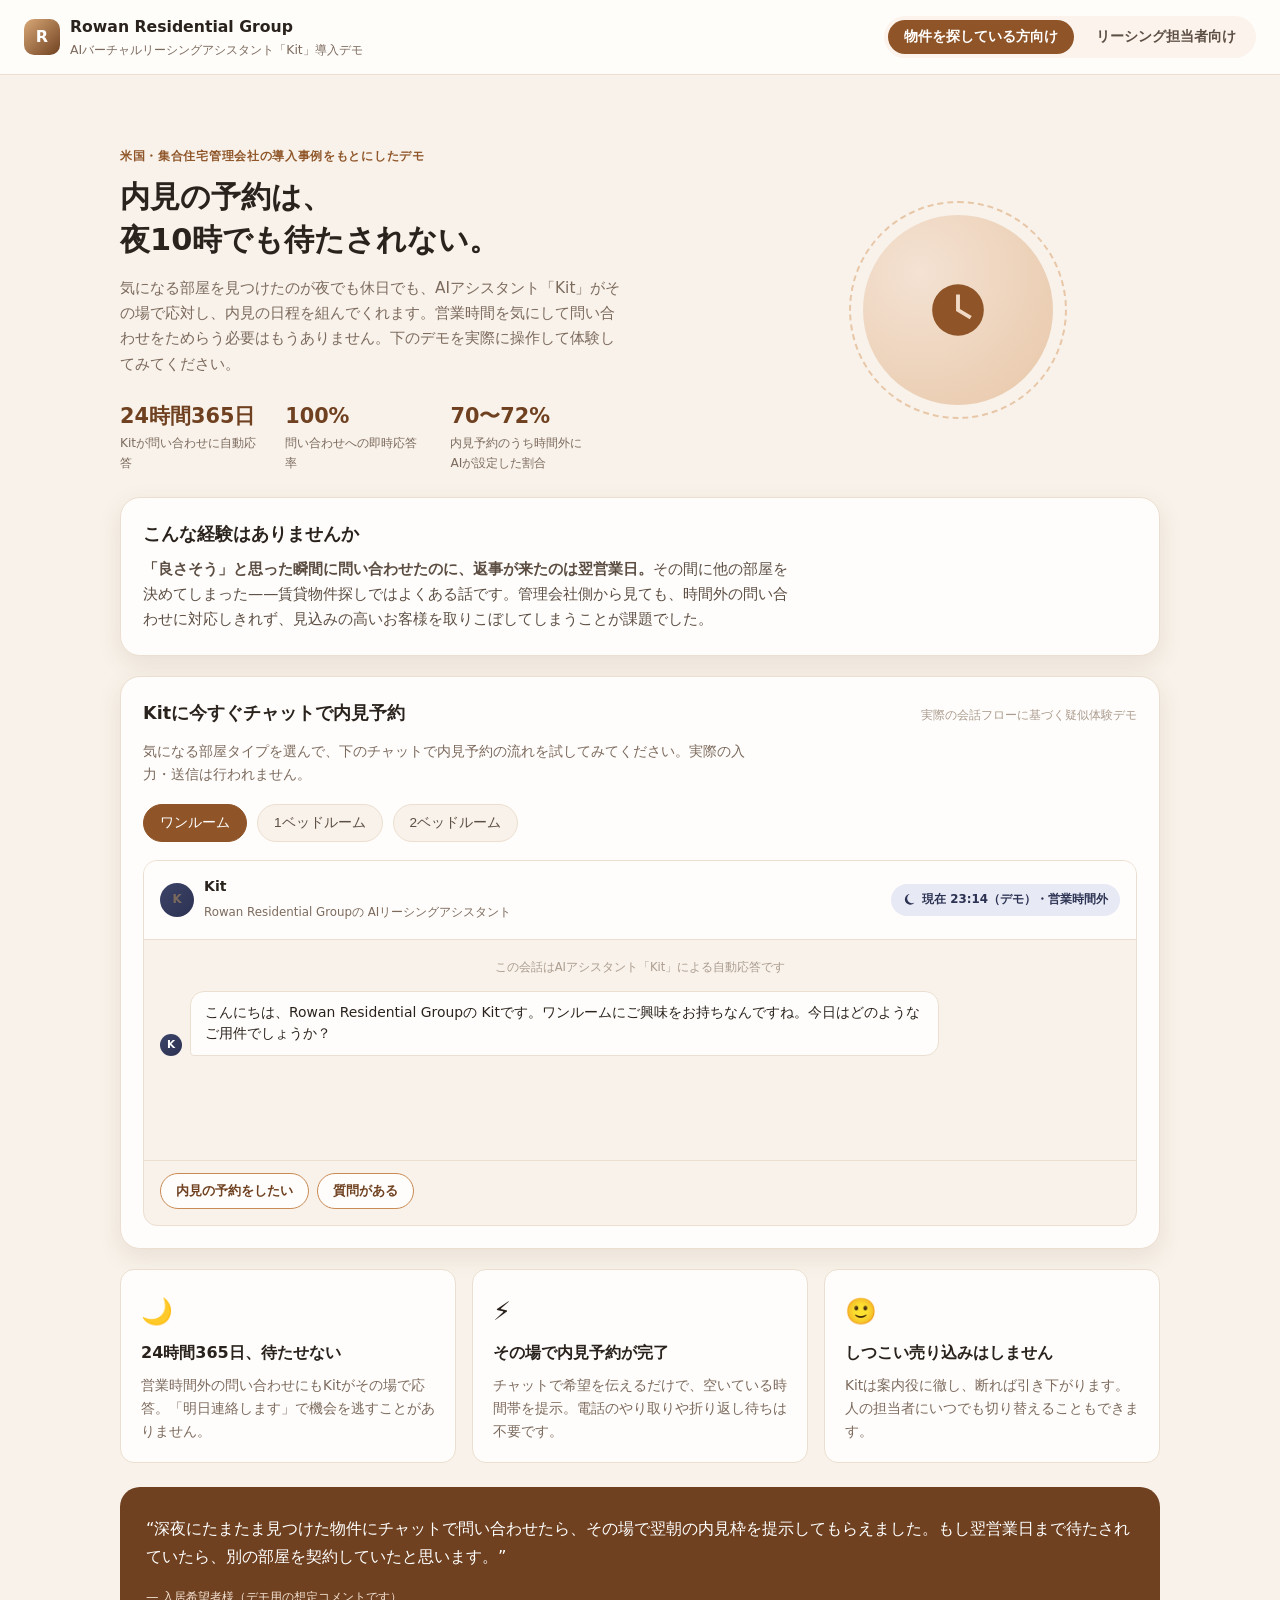
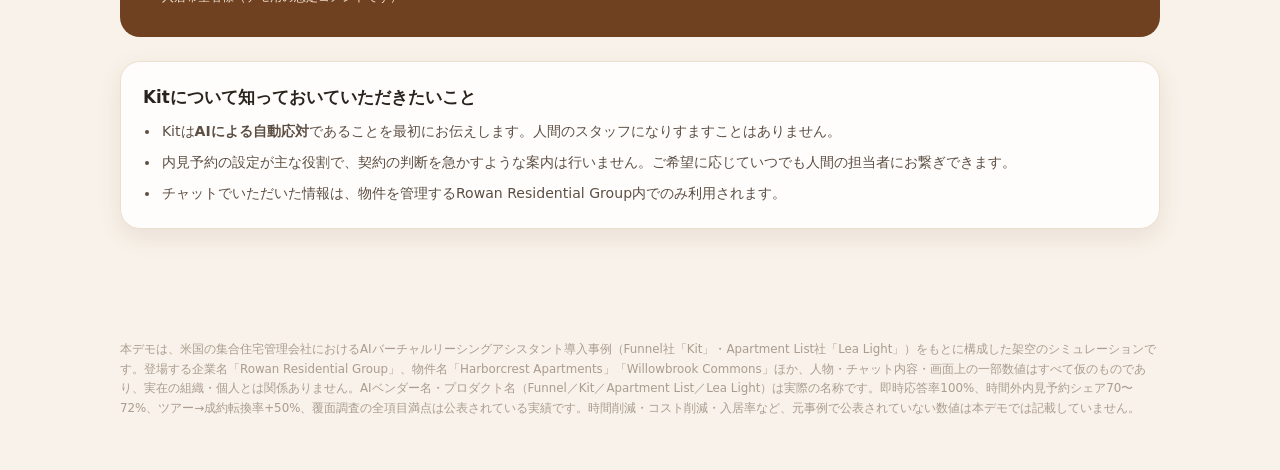
<file: apps/ai-leasing-assistant-kit/index.html>
<!DOCTYPE html>
<html lang="ja">
<head>
<meta charset="UTF-8">
<meta name="viewport" content="width=device-width, initial-scale=1.0">
<title>Kit 導入デモ | Rowan Residential Group</title>
<link rel="stylesheet" href="styles.css">
</head>
<body>

<header class="topbar">
  <div class="brand">
    <span class="brand-mark">R</span>
    <div>
      <div class="brand-name">Rowan Residential Group</div>
      <div class="brand-sub">AIバーチャルリーシングアシスタント「Kit」導入デモ</div>
    </div>
  </div>
  <nav class="persona-switch" role="tablist" aria-label="表示モード切替">
    <button class="tab active" data-persona="renter" role="tab" aria-selected="true">物件を探している方向け</button>
    <button class="tab" data-persona="agent" role="tab" aria-selected="false">リーシング担当者向け</button>
  </nav>
</header>

<main>
  <!-- ============ PERSONA A: PROSPECTIVE RENTER VIEW ============ -->
  <section id="view-renter" class="view active">

    <section class="hero">
      <div class="hero-copy">
        <p class="eyebrow">米国・集合住宅管理会社の導入事例をもとにしたデモ</p>
        <h1>内見の予約は、<br>夜10時でも待たされない。</h1>
        <p class="lede">気になる部屋を見つけたのが夜でも休日でも、AIアシスタント「Kit」がその場で応対し、内見の日程を組んでくれます。営業時間を気にして問い合わせをためらう必要はもうありません。下のデモを実際に操作して体験してみてください。</p>
        <div class="trust-row">
          <div class="trust-item"><span class="trust-num">24時間365日</span><span class="trust-label">Kitが問い合わせに自動応答</span></div>
          <div class="trust-item"><span class="trust-num">100%</span><span class="trust-label">問い合わせへの即時応答率</span></div>
          <div class="trust-item"><span class="trust-num">70〜72%</span><span class="trust-label">内見予約のうち時間外にAIが設定した割合</span></div>
        </div>
      </div>
      <div class="hero-art" aria-hidden="true">
        <div class="ring-frame">
          <div class="ring-glow"></div>
          <svg viewBox="0 0 24 24" class="ring-icon"><path d="M12 2a10 10 0 100 20 10 10 0 000-20zm.75 4v5.6l4.55 2.7-.75 1.25-5.3-3.15V6h1.5z"/></svg>
        </div>
      </div>
    </section>

    <section class="panel pain-panel">
      <h2>こんな経験はありませんか</h2>
      <p><strong>「良さそう」と思った瞬間に問い合わせたのに、返事が来たのは翌営業日。</strong>その間に他の部屋を決めてしまった——賃貸物件探しではよくある話です。管理会社側から見ても、時間外の問い合わせに対応しきれず、見込みの高いお客様を取りこぼしてしまうことが課題でした。</p>
    </section>

    <!-- ---- CORE: Kit chat demo ---- -->
    <section class="panel chat-panel">
      <div class="panel-head">
        <h2>Kitに今すぐチャットで内見予約</h2>
        <span class="panel-note">実際の会話フローに基づく疑似体験デモ</span>
      </div>
      <p class="sim-desc">気になる部屋タイプを選んで、下のチャットで内見予約の流れを試してみてください。実際の入力・送信は行われません。</p>

      <div class="unit-picker" id="unitPicker">
        <button type="button" class="case-btn active" data-unit="studio">ワンルーム</button>
        <button type="button" class="case-btn" data-unit="1br">1ベッドルーム</button>
        <button type="button" class="case-btn" data-unit="2br">2ベッドルーム</button>
      </div>

      <div class="chat-widget">
        <div class="chat-widget-head">
          <div class="chat-agent">
            <span class="chat-avatar">K</span>
            <div>
              <strong>Kit</strong>
              <span>Rowan Residential Groupの AIリーシングアシスタント</span>
            </div>
          </div>
          <span class="time-badge night" id="timeBadge">
            <svg viewBox="0 0 24 24" class="badge-icon"><path d="M12.3 2a9.8 9.8 0 108.8 15.6 8 8 0 01-8.8-15.6z"/></svg>
            現在 23:14（デモ）・営業時間外
          </span>
        </div>
        <div class="chat-body" id="chatBody"></div>
        <div class="chat-quick-replies" id="chatQuickReplies"></div>
      </div>
    </section>

    <section class="outcomes-grid">
      <div class="outcome-card">
        <span class="outcome-icon">🌙</span>
        <h3>24時間365日、待たせない</h3>
        <p>営業時間外の問い合わせにもKitがその場で応答。「明日連絡します」で機会を逃すことがありません。</p>
      </div>
      <div class="outcome-card">
        <span class="outcome-icon">⚡</span>
        <h3>その場で内見予約が完了</h3>
        <p>チャットで希望を伝えるだけで、空いている時間帯を提示。電話のやり取りや折り返し待ちは不要です。</p>
      </div>
      <div class="outcome-card">
        <span class="outcome-icon">🙂</span>
        <h3>しつこい売り込みはしません</h3>
        <p>Kitは案内役に徹し、断れば引き下がります。人の担当者にいつでも切り替えることもできます。</p>
      </div>
    </section>

    <section class="quote-panel">
      <blockquote>
        “深夜にたまたま見つけた物件にチャットで問い合わせたら、その場で翌朝の内見枠を提示してもらえました。もし翌営業日まで待たされていたら、別の部屋を契約していたと思います。”
      </blockquote>
      <span class="quote-attr">— 入居希望者様（デモ用の想定コメントです）</span>
    </section>

    <section class="panel safety-panel">
      <h2>Kitについて知っておいていただきたいこと</h2>
      <ul class="safety-list">
        <li>Kitは<strong>AIによる自動応対</strong>であることを最初にお伝えします。人間のスタッフになりすますことはありません。</li>
        <li>内見予約の設定が主な役割で、契約の判断を急かすような案内は行いません。ご希望に応じていつでも人間の担当者にお繋ぎできます。</li>
        <li>チャットでいただいた情報は、物件を管理するRowan Residential Group内でのみ利用されます。</li>
      </ul>
    </section>
  </section>

  <!-- ============ PERSONA B: LEASING STAFF / AGENT VIEW ============ -->
  <section id="view-agent" class="view">

    <section class="b-hero">
      <p class="eyebrow">リーシング担当者・マネージャー向け</p>
      <h1>取りこぼしていた反響が、成約につながる数字に変わった</h1>
      <p class="lede">Apartment List社の「Lea Light」が反響の初期対応と振り分けを行い、Funnel社の会話型AIアシスタント「Kit」が24時間365日、内見予約までを引き受けます。姉妹物件2件・90日間の比較検証で得られた実績を、ダッシュボードと分析画面でご覧ください。</p>
    </section>

    <nav class="screen-switch" role="tablist" aria-label="画面切替">
      <button class="screen-tab active" data-screen="home" role="tab" aria-selected="true">ホーム</button>
      <button class="screen-tab" data-screen="analysis" role="tab" aria-selected="false">分析</button>
      <button class="screen-tab" data-screen="settings" role="tab" aria-selected="false">設定</button>
    </nav>

    <!-- ---- AGENT: HOME ---- -->
    <section id="agent-home" class="staff-screen active">
      <div class="stat-grid">
        <div class="stat-tile">
          <span class="stat-label">問い合わせへの即時応答率</span>
          <span class="stat-value">100<span class="stat-unit">%</span></span>
          <span class="stat-delta up">90日間の比較検証期間中</span>
        </div>
        <div class="stat-tile">
          <span class="stat-label">時間外にAIが設定した内見予約</span>
          <span class="stat-value">70〜72<span class="stat-unit">%</span></span>
          <span class="stat-delta">内見予約全体に占める割合</span>
        </div>
        <div class="stat-tile">
          <span class="stat-label">ツアー→成約 転換率の改善</span>
          <span class="stat-value">+50<span class="stat-unit">%</span></span>
          <span class="stat-delta up">導入前と比べた相対的な向上</span>
        </div>
        <div class="stat-tile">
          <span class="stat-label">覆面調査（ミステリーショップ）</span>
          <span class="stat-value">100<span class="stat-unit">/100</span></span>
          <span class="stat-delta up">即時性・一貫性等 全項目満点</span>
        </div>
      </div>

      <div class="panel">
        <div class="panel-head">
          <h2>Lea Light と Kit、それぞれの役割</h2>
          <span class="panel-note">導入後のリード対応フロー</span>
        </div>
        <ol class="steps-vertical">
          <li><span class="step-num">1</span><div><strong>反響が届く</strong> — ポータルサイトや物件サイトから問い合わせが入ります（時間帯を問いません）。</div></li>
          <li><span class="step-num">2</span><div><strong>Lea Lightが初期対応・振り分け</strong> — Apartment List社の「Lea Light」が反響を受け取り、内容に応じて振り分けます。</div></li>
          <li><span class="step-num">3</span><div><strong>Kitが会話で内見予約を設定</strong> — Funnel社のAIアシスタント「Kit」が24時間365日、チャットで内見の日程を調整します。</div></li>
          <li><span class="step-num">4</span><div><strong>担当者に引き継ぎ</strong> — 予約確定後は現地の担当者に共有され、当日の案内に集中できます。</div></li>
        </ol>
      </div>

      <section class="panel known-panel">
        <div class="panel-head">
          <h2>この事例で分かっていること／非公開のこと</h2>
        </div>
        <div class="known-grid">
          <div class="known-col known-yes">
            <span class="known-col-title">✓ 分かっている事実</span>
            <ul>
              <li>Funnel社の会話型AIアシスタント「Kit」とApartment List社の「Lea Light」を導入</li>
              <li>姉妹物件2件で90日間の比較検証を実施</li>
              <li>問い合わせへの即時応答率100%を達成</li>
              <li>内見予約の70〜72%が営業時間外にAIによって設定された</li>
              <li>ツアーから成約への転換率が導入前と比べ50%向上</li>
              <li>覆面調査（ミステリーショップ）で即時性・一貫性・パーソナライズ・予約設定の全項目が100点満点</li>
            </ul>
          </div>
          <div class="known-col known-no">
            <span class="known-col-title">— 非公開の情報</span>
            <ul>
              <li>時間削減の具体的な数値</li>
              <li>コスト削減の具体的な数値</li>
              <li>対象物件の詳細な所在地・具体的な実施時期</li>
              <li>入居率・成約件数など絶対数の実績</li>
            </ul>
            <p class="known-note">本デモでは、ない数字を作らず、公開されている事実だけでご判断いただけるように構成しています。</p>
          </div>
        </div>
      </section>

      <section class="quote-panel">
        <blockquote>
          “夜間の問い合わせに追われなくなっただけでなく、ツアーから成約に至る割合も明確に上がりました。覆面調査で全項目満点が出たときは、正直驚きました。”
        </blockquote>
        <span class="quote-attr">— リーシングマネージャー（デモ用の想定コメントです）</span>
      </section>
    </section>

    <!-- ---- AGENT: ANALYSIS ---- -->
    <section id="agent-analysis" class="staff-screen">
      <section class="panel coverage-panel">
        <div class="panel-head">
          <h2>対応カバレッジ Before / After（イメージ）</h2>
          <span class="panel-note">概念図・実測値ではありません</span>
        </div>
        <p class="sim-desc">多くの賃貸管理会社では、問い合わせ対応は営業時間内（例: 平日9〜18時）に限られ、それ以外の時間帯は翌営業日回しになりがちです。Rowan Residential Groupでも同様の課題がありました（導入前の具体的な応答時間は非公開）。Kit導入後は、時間帯を問わず即時応答率100%を達成しています。下図は、対応可能な時間帯が導入前後でどう変わるかをイメージで示したものです。</p>
        <div class="coverage-chart" id="coverageChart" aria-hidden="true"></div>
        <div class="consistency-legend">
          <span><i class="dot before"></i>導入前：日中の営業時間帯のみ対応（一般的な想定・イメージ）</span>
          <span><i class="dot after"></i>導入後：24時間365日 Kitが即時応答（実績: 即時応答率100%）</span>
        </div>
      </section>

      <section class="panel">
        <div class="panel-head">
          <h2>内見予約が発生した時間帯の内訳</h2>
          <span class="panel-note">90日間の実績</span>
        </div>
        <div class="split-bar-wrap">
          <div class="split-bar">
            <div class="split-bar-seg after" style="width:71%">時間外（AI対応）<strong>70〜72%</strong></div>
            <div class="split-bar-seg biz" style="width:29%">営業時間内<strong>28〜30%</strong></div>
          </div>
        </div>
        <p class="sim-caveat">※ 時間外に設定された内見予約の割合（70〜72%）が公表値です。営業時間内の割合は、その差分から算出した参考値です。</p>
      </section>

      <section class="panel sim-panel">
        <div class="panel-head">
          <h2>時間外予約 試算シミュレーター</h2>
          <span class="panel-note">実績値をもとにした概算</span>
        </div>
        <p class="sim-desc">月間の内見予約件数を入力すると、公表されている時間外AI設定率（70〜72%）をもとに、そのうち何件が時間外に設定されるかの目安を試算します。</p>
        <div class="sim-controls">
          <label for="tourInput">月間の内見予約件数</label>
          <input type="range" id="tourRange" min="5" max="300" value="40" step="1">
          <input type="number" id="tourInput" min="1" max="2000" value="40">
          <span class="sim-unit">件 / 月</span>
        </div>
        <div class="sim-result">
          <span class="sim-result-label">時間外にAIが設定する内見予約の目安</span>
          <span class="sim-result-value" id="simTours">約28〜29件</span>
        </div>
        <p class="sim-caveat">※ 海外の導入事例（時間外予約シェア70〜72%）をもとにした参考値です。実際の比率は物件・時期・エリアにより変動します。</p>
      </section>

      <section class="panel mystery-panel">
        <div class="panel-head">
          <h2>覆面調査（ミステリーショップ）評価</h2>
          <span class="panel-note">導入後の実績値</span>
        </div>
        <p class="sim-desc">第三者による覆面調査で、リード対応の4項目すべてが100点満点でした。導入前を同一基準で評価したデータは公表されていないため、実績のみを掲載しています。</p>
        <div class="mystery-bars" id="mysteryBars"></div>
      </section>
    </section>

    <!-- ---- AGENT: SETTINGS ---- -->
    <section id="agent-settings" class="staff-screen">
      <div class="panel">
        <div class="panel-head">
          <h2>物件ごとの導入設定</h2>
          <span class="panel-note">見た目の操作のみ（デモ）</span>
        </div>
        <p class="reassure-note">通常は本部・エリアマネージャーが設定する画面です。現場のリーシング担当者が日常的に触れる場面は多くありません。</p>
        <div class="table-wrap">
          <table class="settings-table">
            <thead>
              <tr><th>物件</th><th>Kit連携</th><th>Lea Light連携</th><th>状態</th></tr>
            </thead>
            <tbody id="propertySettingsBody"></tbody>
          </table>
        </div>
      </div>

      <div class="panel">
        <div class="panel-head">
          <h2>通知設定</h2>
          <span class="panel-note">リーシング担当者向け</span>
        </div>
        <ul class="toggle-list">
          <li>
            <div><strong>時間外の内見予約が入ったら通知</strong><span class="toggle-desc">Kitが予約を設定したタイミングでお知らせします</span></div>
            <label class="switch"><input type="checkbox" checked id="toggleTour"><span class="slider"></span></label>
          </li>
          <li>
            <div><strong>覆面調査の結果が更新されたら通知</strong><span class="toggle-desc">最新のミステリーショップ評価が届いたらお知らせします</span></div>
            <label class="switch"><input type="checkbox" checked id="toggleShop"><span class="slider"></span></label>
          </li>
          <li>
            <div><strong>Lea Light連携エラーを通知</strong><span class="toggle-desc">反響の振り分けに問題があれば即時にお知らせします</span></div>
            <label class="switch"><input type="checkbox" checked id="toggleError"><span class="slider"></span></label>
          </li>
        </ul>
      </div>
    </section>
  </section>
</main>

<footer class="site-footer">
  <p>本デモは、米国の集合住宅管理会社におけるAIバーチャルリーシングアシスタント導入事例（Funnel社「Kit」・Apartment List社「Lea Light」）をもとに構成した架空のシミュレーションです。登場する企業名「Rowan Residential Group」、物件名「Harborcrest Apartments」「Willowbrook Commons」ほか、人物・チャット内容・画面上の一部数値はすべて仮のものであり、実在の組織・個人とは関係ありません。AIベンダー名・プロダクト名（Funnel／Kit／Apartment List／Lea Light）は実際の名称です。即時応答率100%、時間外内見予約シェア70〜72%、ツアー→成約転換率+50%、覆面調査の全項目満点は公表されている実績です。時間削減・コスト削減・入居率など、元事例で公表されていない数値は本デモでは記載していません。</p>
</footer>

<script src="app.js"></script>
</body>
</html>
</file>
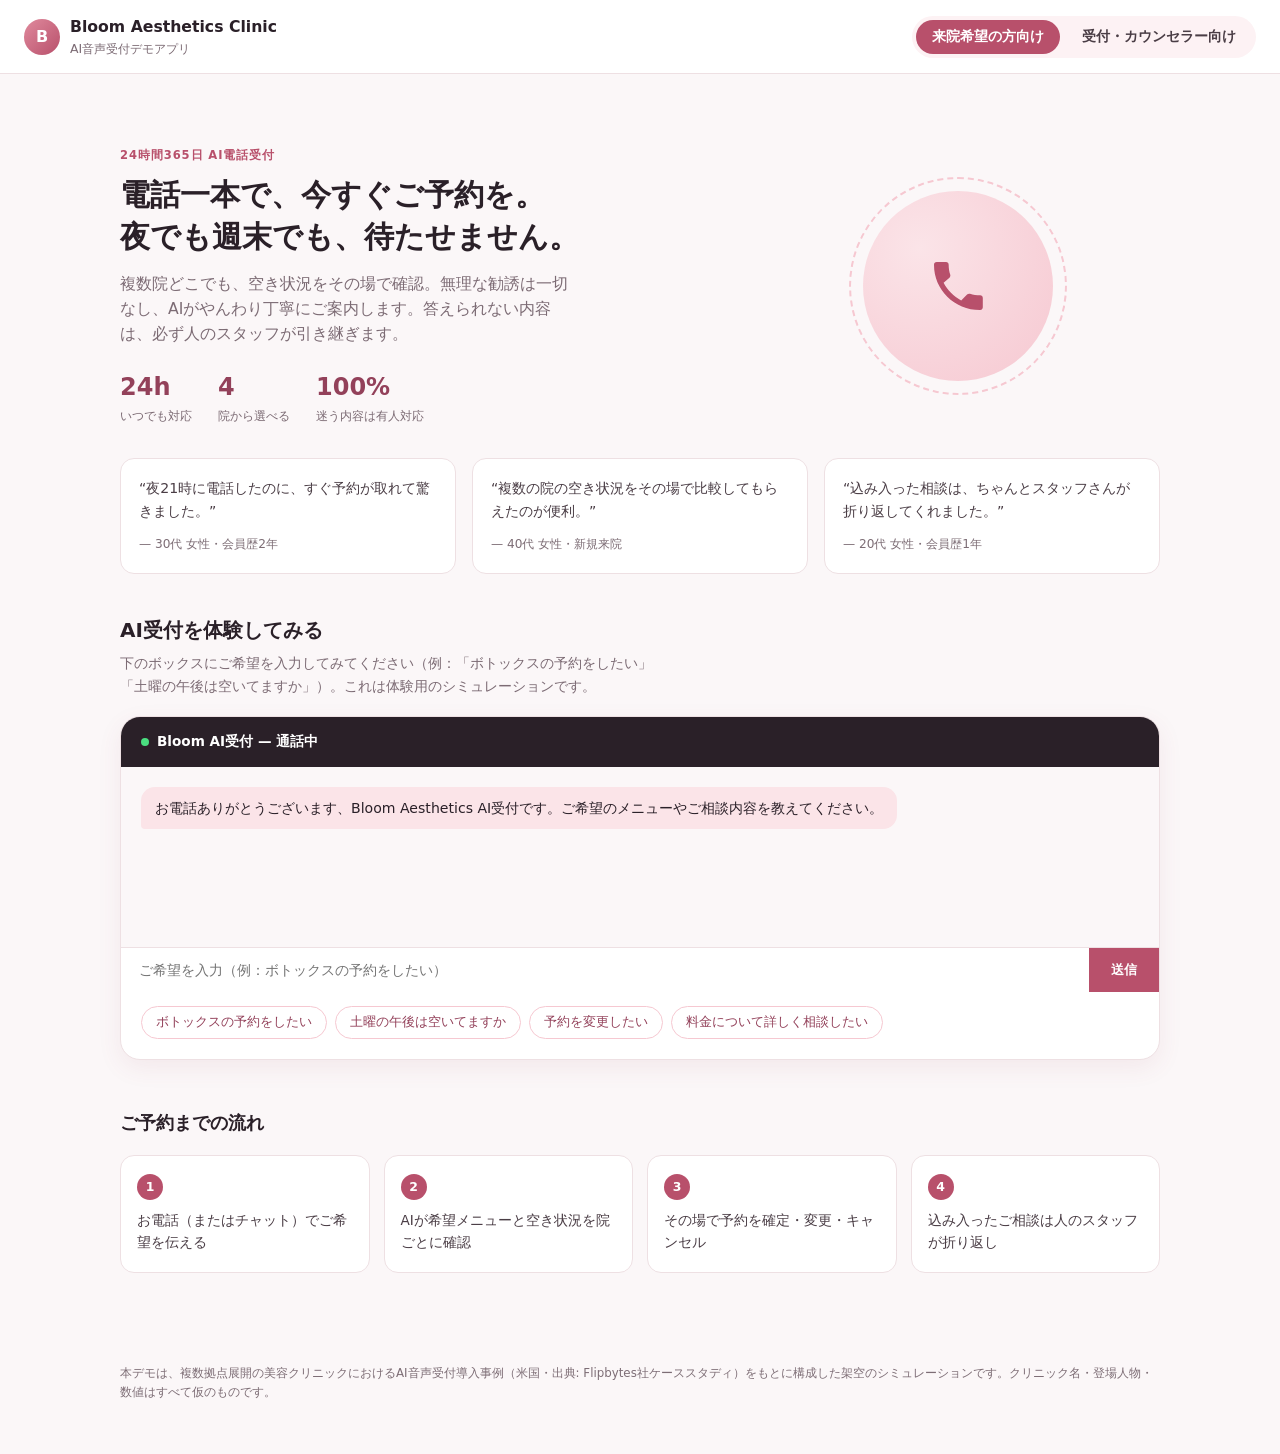
<file: apps/beauty-clinic-ai-receptionist/index.html>
<!DOCTYPE html>
<html lang="ja">
<head>
<meta charset="UTF-8">
<meta name="viewport" content="width=device-width, initial-scale=1.0">
<title>AI音声受付デモ | Bloom Aesthetics Clinic</title>
<link rel="stylesheet" href="styles.css">
</head>
<body>

<header class="topbar">
  <div class="brand">
    <span class="brand-mark">B</span>
    <div>
      <div class="brand-name">Bloom Aesthetics Clinic</div>
      <div class="brand-sub">AI音声受付デモアプリ</div>
    </div>
  </div>
  <nav class="persona-switch" role="tablist" aria-label="表示モード切替">
    <button class="tab active" data-persona="patient" role="tab" aria-selected="true">来院希望の方向け</button>
    <button class="tab" data-persona="staff" role="tab" aria-selected="false">受付・カウンセラー向け</button>
  </nav>
</header>

<main>
  <!-- ============ PERSONA A: PATIENT VIEW ============ -->
  <section id="view-patient" class="view active">

    <section class="hero">
      <div class="hero-copy">
        <p class="eyebrow">24時間365日 AI電話受付</p>
        <h1>電話一本で、今すぐご予約を。<br>夜でも週末でも、待たせません。</h1>
        <p class="lede">複数院どこでも、空き状況をその場で確認。無理な勧誘は一切なし、AIがやんわり丁寧にご案内します。答えられない内容は、必ず人のスタッフが引き継ぎます。</p>
        <div class="trust-row">
          <div class="trust-item"><span class="trust-num">24h</span><span class="trust-label">いつでも対応</span></div>
          <div class="trust-item"><span class="trust-num">4</span><span class="trust-label">院から選べる</span></div>
          <div class="trust-item"><span class="trust-num">100%</span><span class="trust-label">迷う内容は有人対応</span></div>
        </div>
      </div>
      <div class="hero-art" aria-hidden="true">
        <div class="phone-frame">
          <div class="phone-notch"></div>
          <div class="phone-glow"></div>
          <svg viewBox="0 0 24 24" class="phone-icon"><path d="M6.6 10.8c1.4 2.8 3.8 5.1 6.6 6.6l2.2-2.2c.3-.3.7-.4 1.1-.3 1.2.4 2.5.6 3.8.6.6 0 1 .4 1 1V20c0 .6-.4 1-1 1C10.6 21 3 13.4 3 4c0-.6.4-1 1-1h3.5c.6 0 1 .4 1 1 0 1.3.2 2.6.6 3.8.1.4 0 .8-.3 1.1L6.6 10.8z"/></svg>
        </div>
      </div>
    </section>

    <section class="testimonials" aria-label="患者様の声">
      <div class="testimonial-card">
        <p>“夜21時に電話したのに、すぐ予約が取れて驚きました。”</p>
        <span>— 30代 女性・会員歴2年</span>
      </div>
      <div class="testimonial-card">
        <p>“複数の院の空き状況をその場で比較してもらえたのが便利。”</p>
        <span>— 40代 女性・新規来院</span>
      </div>
      <div class="testimonial-card">
        <p>“込み入った相談は、ちゃんとスタッフさんが折り返してくれました。”</p>
        <span>— 20代 女性・会員歴1年</span>
      </div>
    </section>

    <section class="demo-panel">
      <div class="demo-panel-head">
        <h2>AI受付を体験してみる</h2>
        <p>下のボックスにご希望を入力してみてください（例：「ボトックスの予約をしたい」「土曜の午後は空いてますか」）。これは体験用のシミュレーションです。</p>
      </div>

      <div class="call-widget">
        <div class="call-widget-head">
          <span class="call-dot"></span>
          <span>Bloom AI受付 — 通話中</span>
        </div>
        <div id="chatLog" class="chat-log" aria-live="polite"></div>
        <form id="chatForm" class="chat-input-row">
          <input id="chatInput" type="text" placeholder="ご希望を入力（例：ボトックスの予約をしたい）" autocomplete="off">
          <button type="submit">送信</button>
        </form>
        <div class="quick-replies">
          <button type="button" class="quick" data-msg="ボトックスの予約をしたい">ボトックスの予約をしたい</button>
          <button type="button" class="quick" data-msg="土曜の午後は空いてますか">土曜の午後は空いてますか</button>
          <button type="button" class="quick" data-msg="予約を変更したい">予約を変更したい</button>
          <button type="button" class="quick" data-msg="料金についてもっと詳しく相談したい">料金について詳しく相談したい</button>
        </div>
      </div>
    </section>

    <section class="how-it-works">
      <h2>ご予約までの流れ</h2>
      <ol class="steps">
        <li><span class="step-num">1</span>お電話（またはチャット）でご希望を伝える</li>
        <li><span class="step-num">2</span>AIが希望メニューと空き状況を院ごとに確認</li>
        <li><span class="step-num">3</span>その場で予約を確定・変更・キャンセル</li>
        <li><span class="step-num">4</span>込み入ったご相談は人のスタッフが折り返し</li>
      </ol>
    </section>
  </section>

  <!-- ============ PERSONA B: STAFF / COUNSELOR VIEW ============ -->
  <section id="view-staff" class="view">

    <section class="staff-head">
      <div>
        <p class="eyebrow">スタッフ向けダッシュボード</p>
        <h1>今日のAI受付状況</h1>
        <p class="lede">合間にサッと確認できるように、数字と対応待ちだけをまとめました。</p>
      </div>
      <div class="staff-refresh">最終更新：たった今</div>
    </section>

    <section class="stat-grid">
      <div class="stat-tile">
        <span class="stat-label">本日のAI対応件数</span>
        <span class="stat-value">128<span class="stat-unit">件</span></span>
        <span class="stat-delta up">前日比 +12%</span>
      </div>
      <div class="stat-tile">
        <span class="stat-label">AIのみで完結</span>
        <span class="stat-value">96<span class="stat-unit">件</span></span>
        <span class="stat-delta">全体の 75%</span>
      </div>
      <div class="stat-tile">
        <span class="stat-label">人へエスカレーション</span>
        <span class="stat-value">32<span class="stat-unit">件</span></span>
        <span class="stat-delta">全体の 25%</span>
      </div>
      <div class="stat-tile">
        <span class="stat-label">防いだダブルブッキング</span>
        <span class="stat-value">7<span class="stat-unit">件</span></span>
        <span class="stat-delta up">今週 +3件</span>
      </div>
    </section>

    <section class="staff-columns">
      <div class="panel">
        <div class="panel-head">
          <h2>時間帯別の着信</h2>
          <span class="panel-note">営業時間外（夜間・週末）も取りこぼしなし</span>
        </div>
        <div class="bars" id="hourBars"></div>
      </div>

      <div class="panel">
        <div class="panel-head">
          <h2>対応が必要なエスカレーション</h2>
          <span class="panel-note">AIが判断を保留した案件のみ表示</span>
        </div>
        <ul class="escalation-list" id="escalationList"></ul>
      </div>
    </section>

    <section class="panel queue-panel">
      <div class="panel-head">
        <h2>直近の通話ログ</h2>
        <span class="panel-note">院ごとの対応状況</span>
      </div>
      <div class="table-wrap">
        <table class="queue-table">
          <thead>
            <tr><th>時刻</th><th>院</th><th>用件</th><th>結果</th><th>状態</th></tr>
          </thead>
          <tbody id="queueBody"></tbody>
        </table>
      </div>
    </section>
  </section>
</main>

<footer class="site-footer">
  <p>本デモは、複数拠点展開の美容クリニックにおけるAI音声受付導入事例（米国・出典: Flipbytes社ケーススタディ）をもとに構成した架空のシミュレーションです。クリニック名・登場人物・数値はすべて仮のものです。</p>
</footer>

<script src="app.js"></script>
</body>
</html>
</file>
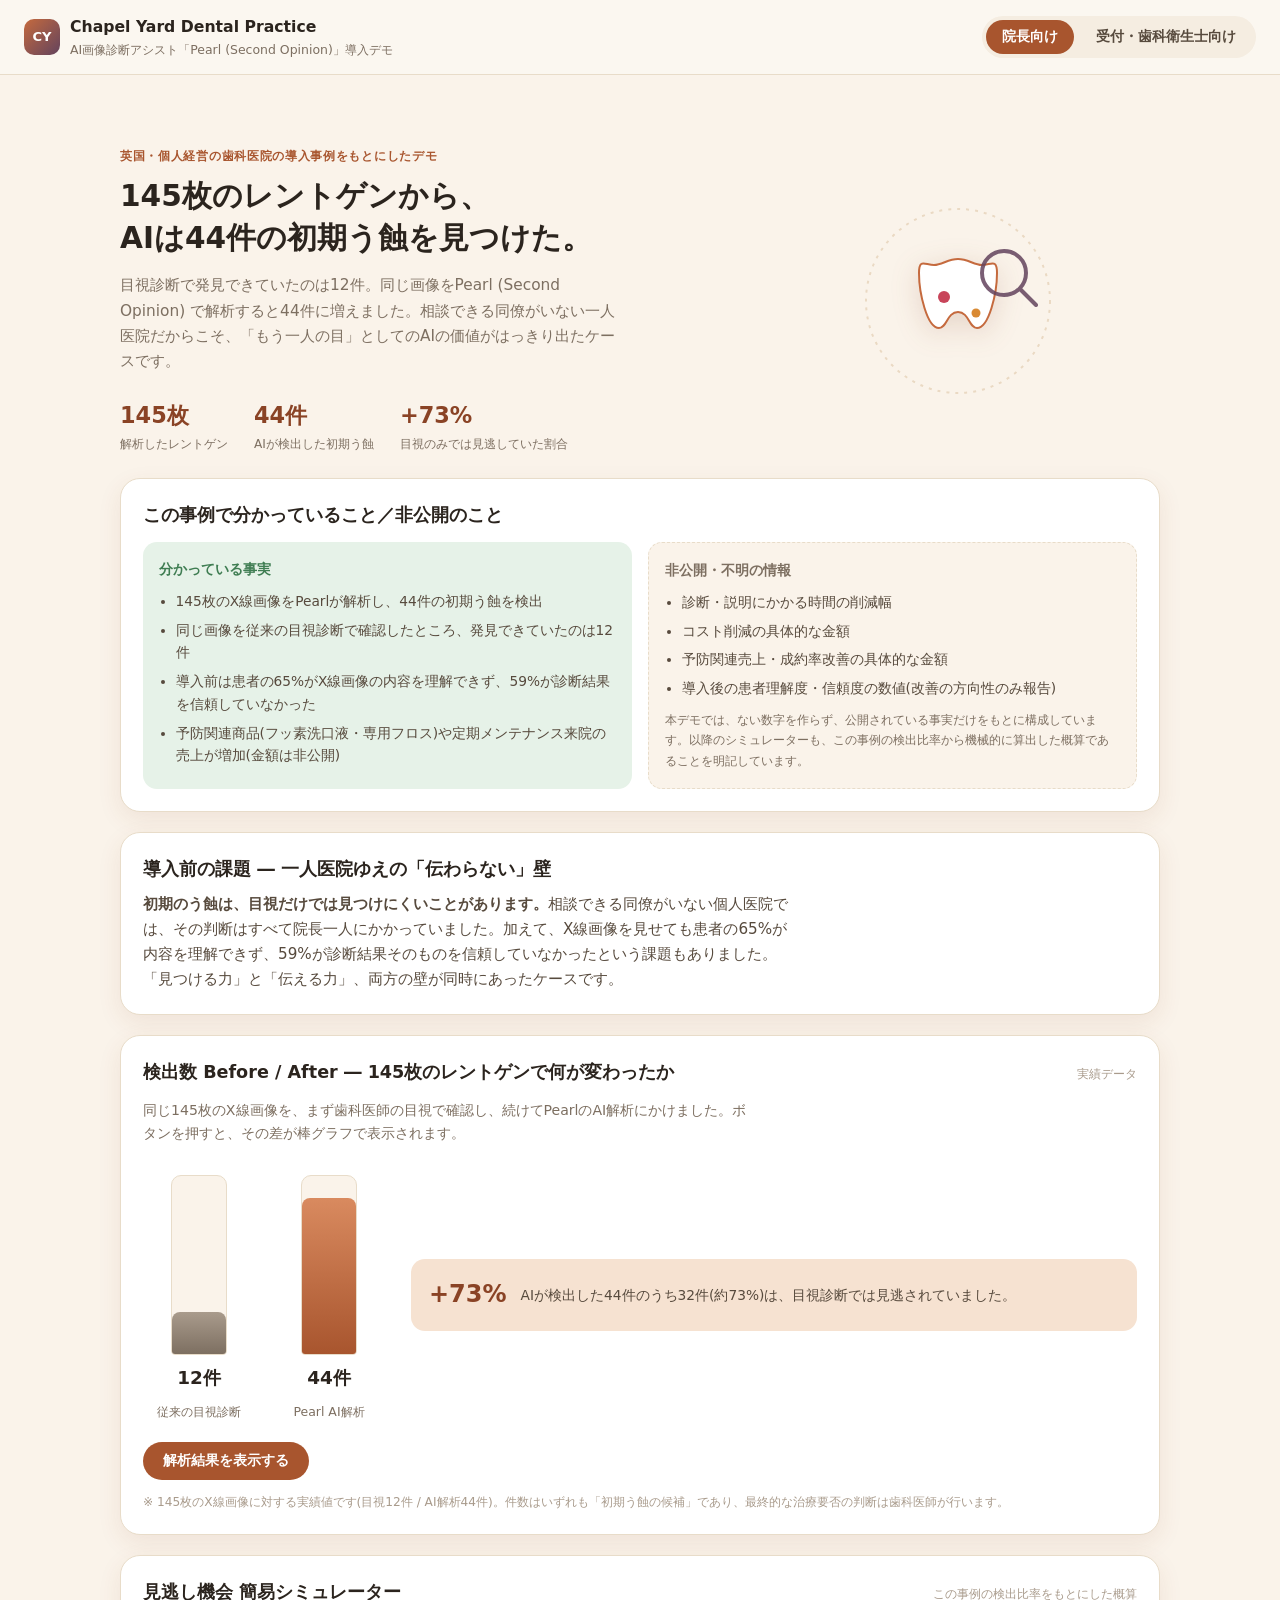
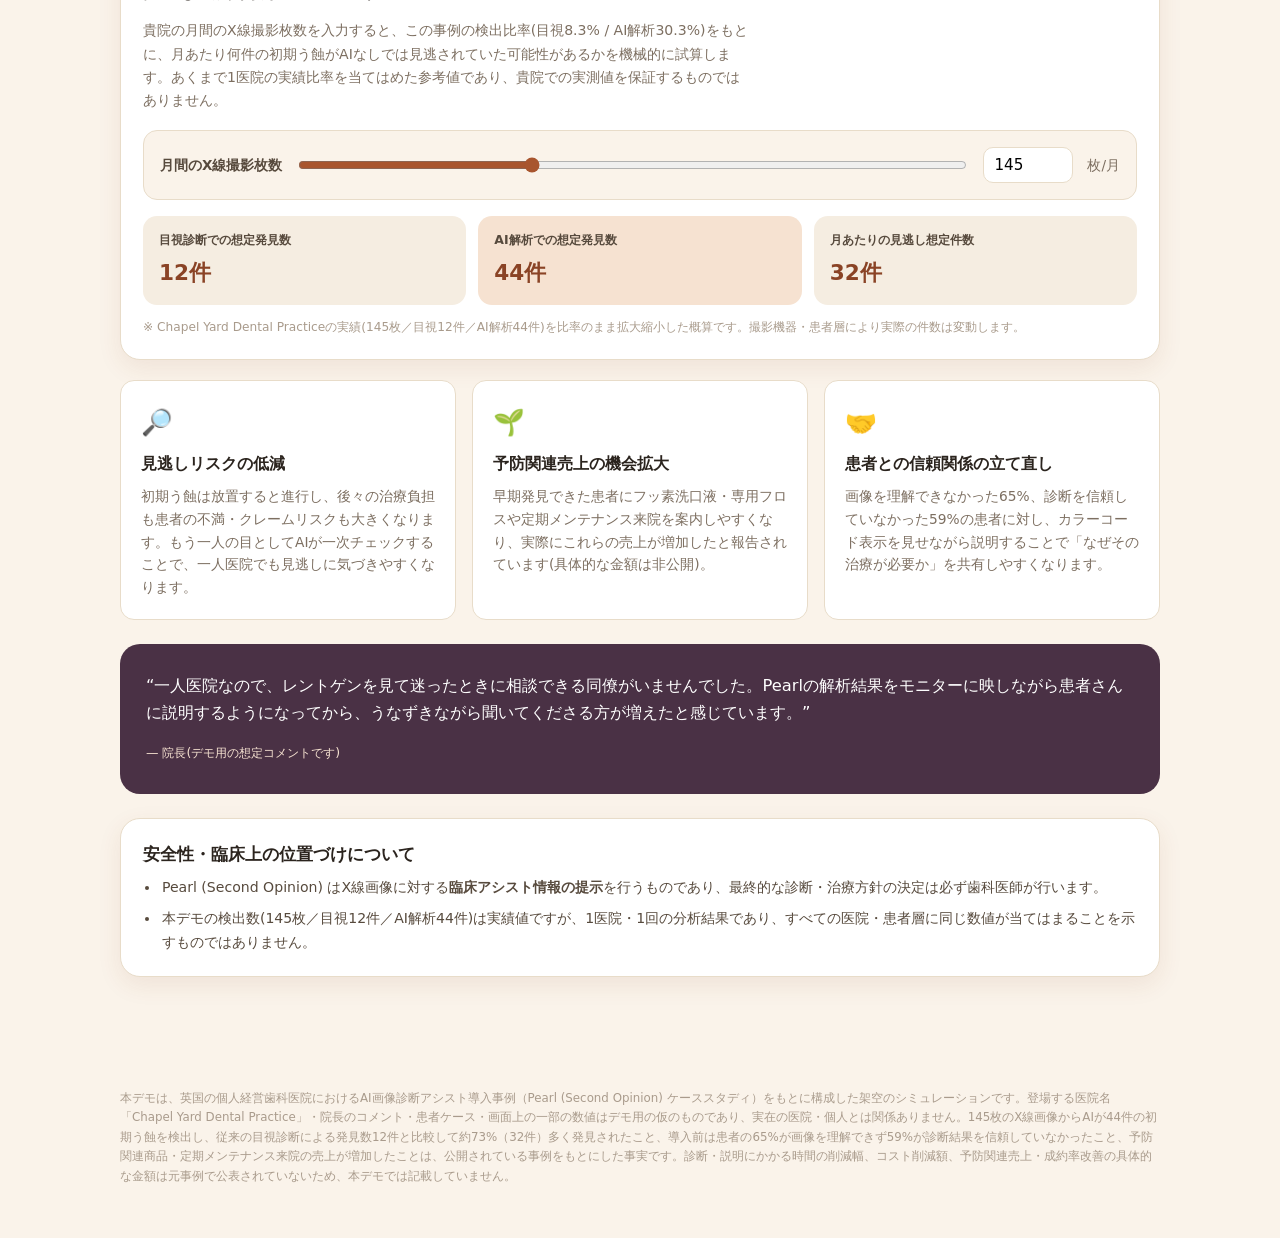
<file: apps/dental-ai-cavity-detection/index.html>
<!DOCTYPE html>
<html lang="ja">
<head>
<meta charset="UTF-8">
<meta name="viewport" content="width=device-width, initial-scale=1.0">
<title>Pearl 導入デモ | Chapel Yard Dental Practice</title>
<link rel="stylesheet" href="styles.css">
</head>
<body>

<header class="topbar">
  <div class="brand">
    <span class="brand-mark">CY</span>
    <div>
      <div class="brand-name">Chapel Yard Dental Practice</div>
      <div class="brand-sub">AI画像診断アシスト「Pearl (Second Opinion)」導入デモ</div>
    </div>
  </div>
  <nav class="persona-switch" role="tablist" aria-label="表示モード切替">
    <button class="tab active" data-persona="director" role="tab" aria-selected="true">院長向け</button>
    <button class="tab" data-persona="staff" role="tab" aria-selected="false">受付・歯科衛生士向け</button>
  </nav>
</header>

<main>
  <!-- ============ PERSONA A: DIRECTOR / SOLO OWNER VIEW ============ -->
  <section id="view-director" class="view active">

    <section class="hero">
      <div class="hero-copy">
        <p class="eyebrow">英国・個人経営の歯科医院の導入事例をもとにしたデモ</p>
        <h1>145枚のレントゲンから、<br>AIは44件の初期う蝕を見つけた。</h1>
        <p class="lede">目視診断で発見できていたのは12件。同じ画像をPearl (Second Opinion) で解析すると44件に増えました。相談できる同僚がいない一人医院だからこそ、「もう一人の目」としてのAIの価値がはっきり出たケースです。</p>
        <div class="trust-row">
          <div class="trust-item"><span class="trust-num">145枚</span><span class="trust-label">解析したレントゲン</span></div>
          <div class="trust-item"><span class="trust-num">44件</span><span class="trust-label">AIが検出した初期う蝕</span></div>
          <div class="trust-item"><span class="trust-num">+73%</span><span class="trust-label">目視のみでは見逃していた割合</span></div>
        </div>
      </div>
      <div class="hero-art" aria-hidden="true">
        <svg viewBox="0 0 200 200" class="find-icon">
          <circle cx="100" cy="100" r="92" class="find-ring"></circle>
          <path class="find-tooth" d="M100 58c-10 0-16 6-24 6-9 0-15-7-15 8 0 20 8 55 20 55 8 0 8-16 19-16s11 16 19 16c12 0 20-35 20-55 0-15-6-8-15-8-8 0-14-6-24-6z"></path>
          <circle class="find-dot dot-a" cx="86" cy="96" r="6"></circle>
          <circle class="find-dot dot-b" cx="118" cy="112" r="4.5"></circle>
          <g class="find-glass">
            <circle cx="146" cy="72" r="22"></circle>
            <line x1="162" y1="88" x2="178" y2="104"></line>
          </g>
        </svg>
      </div>
    </section>

    <section class="panel known-panel">
      <div class="panel-head">
        <h2>この事例で分かっていること／非公開のこと</h2>
      </div>
      <div class="known-grid">
        <div class="known-col known-yes">
          <span class="known-col-title">分かっている事実</span>
          <ul>
            <li>145枚のX線画像をPearlが解析し、44件の初期う蝕を検出</li>
            <li>同じ画像を従来の目視診断で確認したところ、発見できていたのは12件</li>
            <li>導入前は患者の65%がX線画像の内容を理解できず、59%が診断結果を信頼していなかった</li>
            <li>予防関連商品(フッ素洗口液・専用フロス)や定期メンテナンス来院の売上が増加(金額は非公開)</li>
          </ul>
        </div>
        <div class="known-col known-no">
          <span class="known-col-title">非公開・不明の情報</span>
          <ul>
            <li>診断・説明にかかる時間の削減幅</li>
            <li>コスト削減の具体的な金額</li>
            <li>予防関連売上・成約率改善の具体的な金額</li>
            <li>導入後の患者理解度・信頼度の数値(改善の方向性のみ報告)</li>
          </ul>
          <p class="known-note">本デモでは、ない数字を作らず、公開されている事実だけをもとに構成しています。以降のシミュレーターも、この事例の検出比率から機械的に算出した概算であることを明記しています。</p>
        </div>
      </div>
    </section>

    <section class="panel challenge-panel">
      <h2>導入前の課題 ― 一人医院ゆえの「伝わらない」壁</h2>
      <p><strong>初期のう蝕は、目視だけでは見つけにくいことがあります。</strong>相談できる同僚がいない個人医院では、その判断はすべて院長一人にかかっていました。加えて、X線画像を見せても患者の65%が内容を理解できず、59%が診断結果そのものを信頼していなかったという課題もありました。「見つける力」と「伝える力」、両方の壁が同時にあったケースです。</p>
    </section>

    <section class="panel detect-panel">
      <div class="panel-head">
        <h2>検出数 Before / After ― 145枚のレントゲンで何が変わったか</h2>
        <span class="panel-note">実績データ</span>
      </div>
      <p class="sim-desc">同じ145枚のX線画像を、まず歯科医師の目視で確認し、続けてPearlのAI解析にかけました。ボタンを押すと、その差が棒グラフで表示されます。</p>
      <div class="detect-chart-wrap">
        <div class="detect-chart" id="detectChart">
          <div class="detect-bar-group">
            <div class="detect-bar-track"><div class="detect-bar before" id="barBefore"></div></div>
            <span class="detect-bar-value" id="valBefore">0件</span>
            <span class="detect-bar-label">従来の目視診断</span>
          </div>
          <div class="detect-bar-group">
            <div class="detect-bar-track"><div class="detect-bar after" id="barAfter"></div></div>
            <span class="detect-bar-value" id="valAfter">0件</span>
            <span class="detect-bar-label">Pearl AI解析</span>
          </div>
        </div>
        <div class="detect-callout" id="detectCallout">
          <span class="detect-callout-num">+73%</span>
          <span class="detect-callout-text">AIが検出した44件のうち32件(約73%)は、目視診断では見逃されていました。</span>
        </div>
      </div>
      <button type="button" class="btn-primary" id="runDetectBtn">解析結果を表示する</button>
      <p class="sim-caveat">※ 145枚のX線画像に対する実績値です(目視12件 / AI解析44件)。件数はいずれも「初期う蝕の候補」であり、最終的な治療要否の判断は歯科医師が行います。</p>
    </section>

    <section class="panel speed-sim">
      <div class="panel-head">
        <h2>見逃し機会 簡易シミュレーター</h2>
        <span class="panel-note">この事例の検出比率をもとにした概算</span>
      </div>
      <p class="sim-desc">貴院の月間のX線撮影枚数を入力すると、この事例の検出比率(目視8.3% / AI解析30.3%)をもとに、月あたり何件の初期う蝕がAIなしでは見逃されていた可能性があるかを機械的に試算します。あくまで1医院の実績比率を当てはめた参考値であり、貴院での実測値を保証するものではありません。</p>
      <div class="sim-controls">
        <label for="xrayInput">月間のX線撮影枚数</label>
        <input type="range" id="xrayRange" min="10" max="400" value="145" step="5">
        <input type="number" id="xrayInput" min="10" max="2000" value="145">
        <span class="sim-unit">枚/月</span>
      </div>
      <div class="sim-result-grid">
        <div class="sim-result">
          <span class="sim-result-label">目視診断での想定発見数</span>
          <span class="sim-result-value" id="simBefore">12件</span>
        </div>
        <div class="sim-result highlight">
          <span class="sim-result-label">AI解析での想定発見数</span>
          <span class="sim-result-value" id="simAfter">44件</span>
        </div>
        <div class="sim-result">
          <span class="sim-result-label">月あたりの見逃し想定件数</span>
          <span class="sim-result-value" id="simGap">32件</span>
        </div>
      </div>
      <p class="sim-caveat">※ Chapel Yard Dental Practiceの実績(145枚／目視12件／AI解析44件)を比率のまま拡大縮小した概算です。撮影機器・患者層により実際の件数は変動します。</p>
    </section>

    <section class="outcomes-grid">
      <div class="outcome-card">
        <span class="outcome-icon">🔎</span>
        <h3>見逃しリスクの低減</h3>
        <p>初期う蝕は放置すると進行し、後々の治療負担も患者の不満・クレームリスクも大きくなります。もう一人の目としてAIが一次チェックすることで、一人医院でも見逃しに気づきやすくなります。</p>
      </div>
      <div class="outcome-card">
        <span class="outcome-icon">🌱</span>
        <h3>予防関連売上の機会拡大</h3>
        <p>早期発見できた患者にフッ素洗口液・専用フロスや定期メンテナンス来院を案内しやすくなり、実際にこれらの売上が増加したと報告されています(具体的な金額は非公開)。</p>
      </div>
      <div class="outcome-card">
        <span class="outcome-icon">🤝</span>
        <h3>患者との信頼関係の立て直し</h3>
        <p>画像を理解できなかった65%、診断を信頼していなかった59%の患者に対し、カラーコード表示を見せながら説明することで「なぜその治療が必要か」を共有しやすくなります。</p>
      </div>
    </section>

    <section class="quote-panel">
      <blockquote>
        “一人医院なので、レントゲンを見て迷ったときに相談できる同僚がいませんでした。Pearlの解析結果をモニターに映しながら患者さんに説明するようになってから、うなずきながら聞いてくださる方が増えたと感じています。”
      </blockquote>
      <span class="quote-attr">— 院長(デモ用の想定コメントです)</span>
    </section>

    <section class="panel safety-panel">
      <h2>安全性・臨床上の位置づけについて</h2>
      <ul class="safety-list">
        <li>Pearl (Second Opinion) はX線画像に対する<strong>臨床アシスト情報の提示</strong>を行うものであり、最終的な診断・治療方針の決定は必ず歯科医師が行います。</li>
        <li>本デモの検出数(145枚／目視12件／AI解析44件)は実績値ですが、1医院・1回の分析結果であり、すべての医院・患者層に同じ数値が当てはまることを示すものではありません。</li>
      </ul>
    </section>
  </section>

  <!-- ============ PERSONA B: FRONT DESK / DENTAL HYGIENIST VIEW ============ -->
  <section id="view-staff" class="view">

    <section class="staff-head">
      <div>
        <p class="eyebrow">受付・歯科衛生士向けプロダクト体験</p>
        <h1>「見えない所見」を、その場で色分けして見せられる</h1>
        <p class="lede">難しい専門ツールではありません。レントゲンを取り込むと、Pearlが気になる箇所をカラーコードのポップアップで示してくれるので、歯科医師の確認を経たあと、モニターを一緒に見ながら患者様にご説明いただけます。下の画面を実際に操作して体験してみてください。</p>
      </div>
    </section>

    <nav class="screen-switch" role="tablist" aria-label="画面切替">
      <button class="screen-tab active" data-screen="home" role="tab" aria-selected="true">ホーム</button>
      <button class="screen-tab" data-screen="analysis" role="tab" aria-selected="false">患者説明シミュレーション</button>
      <button class="screen-tab" data-screen="settings" role="tab" aria-selected="false">表示設定</button>
    </nav>

    <!-- ---- STAFF: HOME ---- -->
    <section id="staff-home" class="staff-screen active">
      <div class="stat-grid">
        <div class="stat-tile">
          <span class="stat-label">本日のAI解析件数</span>
          <span class="stat-value" id="statPending">4<span class="stat-unit">件</span></span>
          <span class="stat-delta">取り込むと数十秒で解析されます</span>
        </div>
        <div class="stat-tile">
          <span class="stat-label">歯科医師レビュー待ち</span>
          <span class="stat-value" id="statReview">2<span class="stat-unit">件</span></span>
          <span class="stat-delta">AI所見の確認をお願いしています</span>
        </div>
        <div class="stat-tile">
          <span class="stat-label">患者様へのご説明準備完了</span>
          <span class="stat-value" id="statReady">1<span class="stat-unit">件</span></span>
          <span class="stat-delta up">説明用メモも自動で用意されます</span>
        </div>
      </div>

      <div class="panel">
        <div class="panel-head">
          <h2>この画面で変わること</h2>
          <span class="panel-note">受付・歯科衛生士の皆さまへ</span>
        </div>
        <ol class="steps-vertical">
          <li><span class="step-num">1</span><div><strong>レントゲン画像を取り込む</strong> — 今まで通り撮影した画像を、この画面に取り込みます。</div></li>
          <li><span class="step-num">2</span><div><strong>Pearlが色分けして解析</strong> — 数十秒ほどで、気になる箇所がカラーコードのポップアップで表示されます。</div></li>
          <li><span class="step-num">3</span><div><strong>歯科医師がレビュー</strong> — 最終判断は必ず歯科医師が行います。皆さまは進捗を確認するだけでOKです。</div></li>
          <li><span class="step-num">4</span><div><strong>モニターを見せながらご説明</strong> — 色分け表示と、平易な言葉に置き換えた説明メモを使ってご案内いただけます。</div></li>
        </ol>
      </div>
    </section>

    <!-- ---- STAFF: ANALYSIS / PATIENT EXPLANATION ---- -->
    <section id="staff-analysis" class="staff-screen">
      <div class="panel">
        <div class="panel-head">
          <h2>患者ケースを選ぶ</h2>
          <span class="panel-note">デモ用の仮想ケースです</span>
        </div>
        <div class="case-picker" id="casePicker">
          <button type="button" class="case-btn active" data-case="a">患者A（30代）</button>
          <button type="button" class="case-btn" data-case="b">患者B（50代）</button>
          <button type="button" class="case-btn" data-case="c">患者C（70代）</button>
        </div>
      </div>

      <div class="analysis-layout">
        <div class="panel xray-panel">
          <div class="panel-head">
            <h2>レントゲン画像</h2>
            <span class="panel-note" id="xrayStatus">未取り込み</span>
          </div>
          <div class="xray-frame" id="xrayFrame">
            <div class="xray-placeholder" id="xrayPlaceholder">
              <svg viewBox="0 0 24 24" class="upload-icon"><path d="M12 3l5 5h-3v6h-4V8H7l5-5zM5 19h14v2H5v-2z"/></svg>
              <p>まだ画像が取り込まれていません</p>
              <button type="button" class="btn-primary" id="uploadBtn">レントゲン画像を取り込む</button>
            </div>
            <div class="xray-view" id="xrayView" hidden>
              <svg viewBox="0 0 320 160" class="xray-svg" id="xraySvg" aria-label="レントゲン画像のイメージ図">
                <rect x="0" y="0" width="320" height="160" fill="#241c17"></rect>
                <g id="toothRow" fill="#e9dcc9" opacity="0.9"></g>
                <g id="findingMarkers"></g>
              </svg>
              <button type="button" class="btn-secondary" id="analyzeBtn">Pearlで解析する</button>
            </div>
          </div>
          <div class="legend-strip" id="legendStrip" hidden>
            <span class="legend-chip"><i class="swatch caries"></i>う蝕の疑い(要確認)</span>
            <span class="legend-chip"><i class="swatch early"></i>初期う蝕(経過観察)</span>
            <span class="legend-chip"><i class="swatch bone"></i>歯周・骨の所見</span>
          </div>
        </div>

        <div class="panel findings-panel">
          <div class="panel-head">
            <h2>Pearl所見（臨床アシスト情報）</h2>
            <span class="panel-note">最終判断は歯科医師が行います</span>
          </div>
          <p class="reassure-note">専門用語が並びますが、覚える必要はありません。色を見て「赤・オレンジ・紫のどれが出ているか」を患者様にお見せするだけで十分です。歯科医師の確認が済むと、下に患者様への説明メモが自動で用意されます。</p>
          <ul class="findings-list" id="findingsList">
            <li class="findings-empty">画像を取り込み「Pearlで解析する」を押すと、ここに所見が表示されます。</li>
          </ul>

          <div class="review-row" id="reviewRow" hidden>
            <button type="button" class="btn-secondary" id="reviewBtn">歯科医師レビュー完了としてマーク（デモ）</button>
            <span class="review-status" id="reviewStatus"></span>
          </div>

          <div class="patient-note" id="patientNote" hidden>
            <div class="panel-head">
              <h3>患者様説明用メモ（平易な言葉に変換済み）</h3>
            </div>
            <p id="patientNoteText"></p>
            <button type="button" class="btn-ghost" id="copyNoteBtn">このメモをコピー</button>
            <span class="copy-feedback" id="copyFeedback"></span>
          </div>
        </div>
      </div>
    </section>

    <!-- ---- STAFF: SETTINGS ---- -->
    <section id="staff-settings" class="staff-screen">
      <div class="panel">
        <div class="panel-head">
          <h2>カラーコード表示のカスタマイズ</h2>
          <span class="panel-note">見た目の操作のみ（デモ）</span>
        </div>
        <p class="reassure-note">患者様への説明画面に、どの所見をどの色で表示するかを調整できます。院内で表示ルールを統一しておくと、誰が説明しても迷いません。</p>
        <div class="table-wrap">
          <table class="settings-table">
            <thead>
              <tr><th>所見の種類</th><th>表示色</th><th>患者説明画面への表示</th></tr>
            </thead>
            <tbody id="colorSettingsBody"></tbody>
          </table>
        </div>
      </div>

      <div class="panel">
        <div class="panel-head">
          <h2>通知設定</h2>
          <span class="panel-note">受付・歯科衛生士向け</span>
        </div>
        <ul class="toggle-list">
          <li>
            <div><strong>Pearl所見の候補が出たら通知</strong><span class="toggle-desc">解析が終わったタイミングでお知らせします</span></div>
            <label class="switch"><input type="checkbox" checked id="toggleFindings"><span class="slider"></span></label>
          </li>
          <li>
            <div><strong>歯科医師レビュー完了を通知</strong><span class="toggle-desc">患者様へのご説明準備が整ったらお知らせします</span></div>
            <label class="switch"><input type="checkbox" checked id="toggleReview"><span class="slider"></span></label>
          </li>
          <li>
            <div><strong>予防メニューの案内候補を自動表示</strong><span class="toggle-desc">初期う蝕が見つかった患者様に、フッ素洗口液・フロス・定期メンテナンスの案内候補を表示します</span></div>
            <label class="switch"><input type="checkbox" checked id="togglePrevention"><span class="slider"></span></label>
          </li>
        </ul>
      </div>
    </section>
  </section>
</main>

<footer class="site-footer">
  <p>本デモは、英国の個人経営歯科医院におけるAI画像診断アシスト導入事例（Pearl (Second Opinion) ケーススタディ）をもとに構成した架空のシミュレーションです。登場する医院名「Chapel Yard Dental Practice」・院長のコメント・患者ケース・画面上の一部の数値はデモ用の仮のものであり、実在の医院・個人とは関係ありません。145枚のX線画像からAIが44件の初期う蝕を検出し、従来の目視診断による発見数12件と比較して約73%（32件）多く発見されたこと、導入前は患者の65%が画像を理解できず59%が診断結果を信頼していなかったこと、予防関連商品・定期メンテナンス来院の売上が増加したことは、公開されている事例をもとにした事実です。診断・説明にかかる時間の削減幅、コスト削減額、予防関連売上・成約率改善の具体的な金額は元事例で公表されていないため、本デモでは記載していません。</p>
</footer>

<script src="app.js"></script>
</body>
</html>
</file>
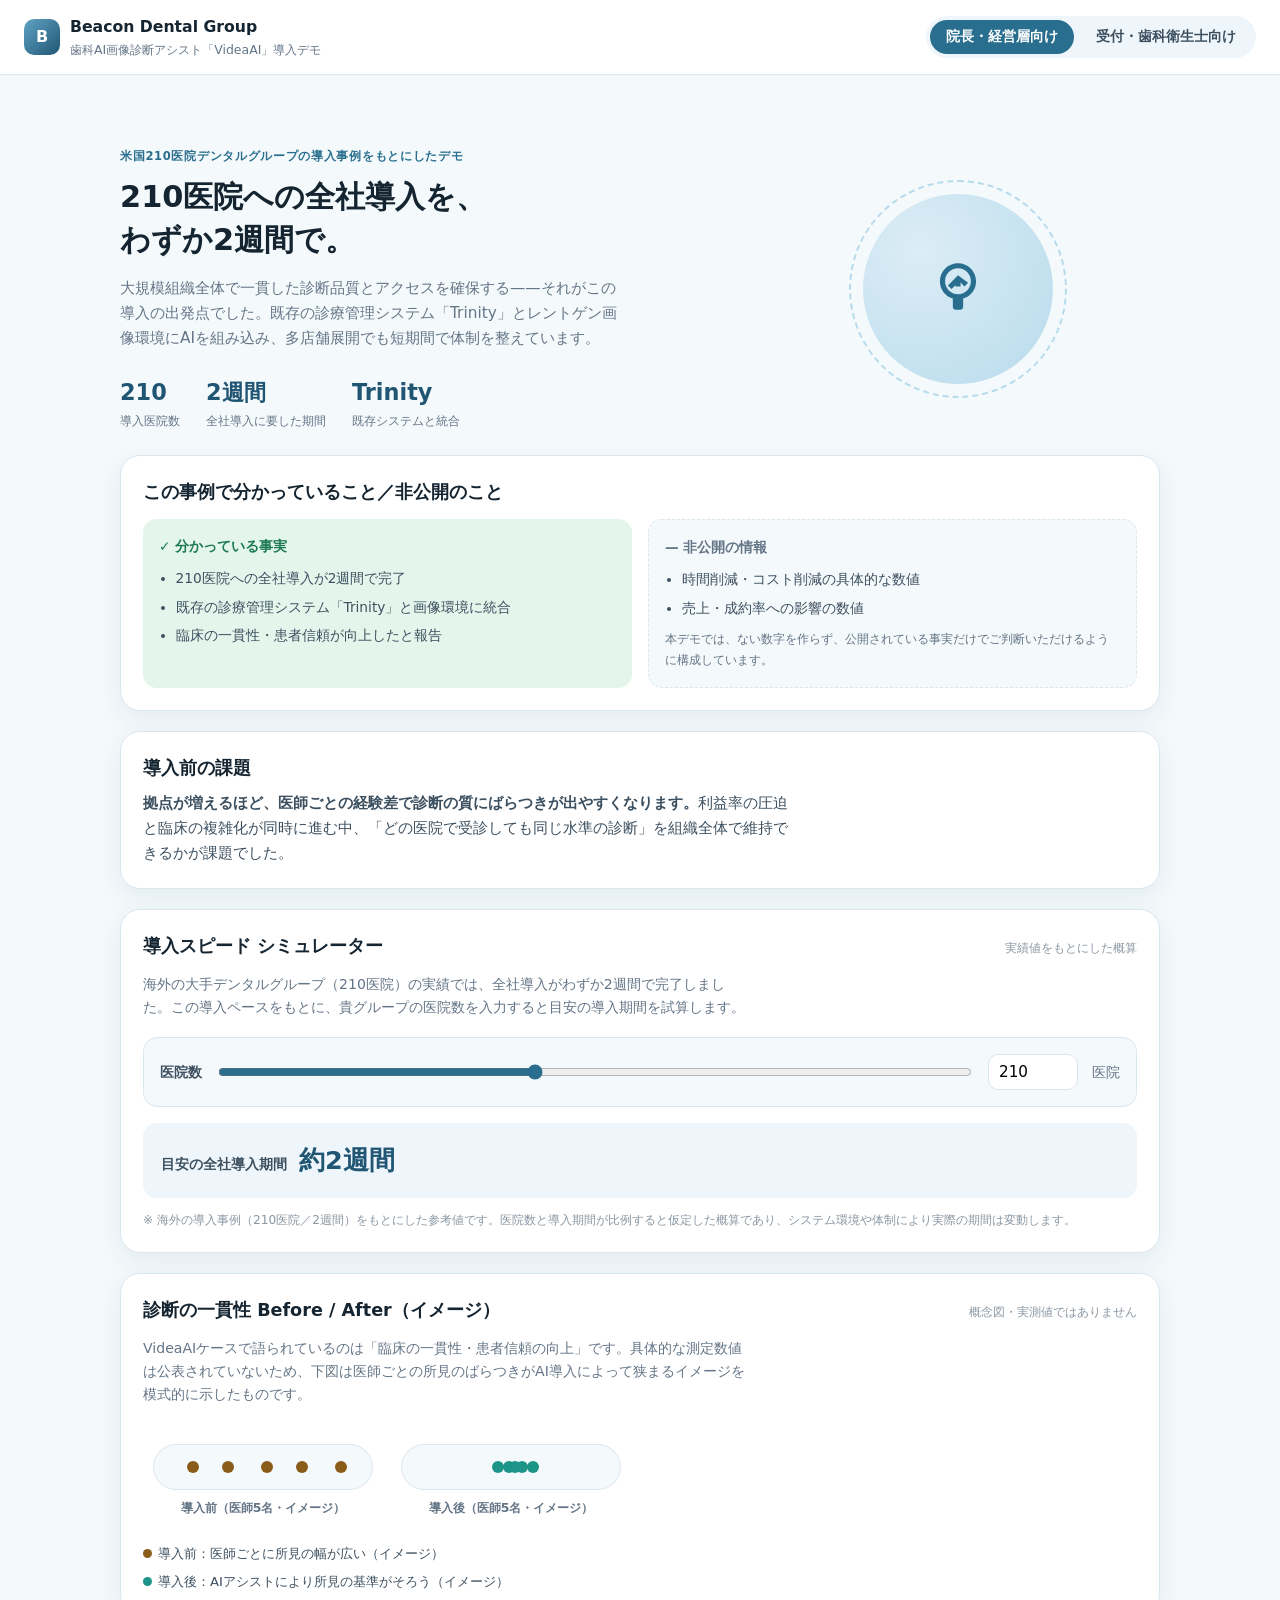
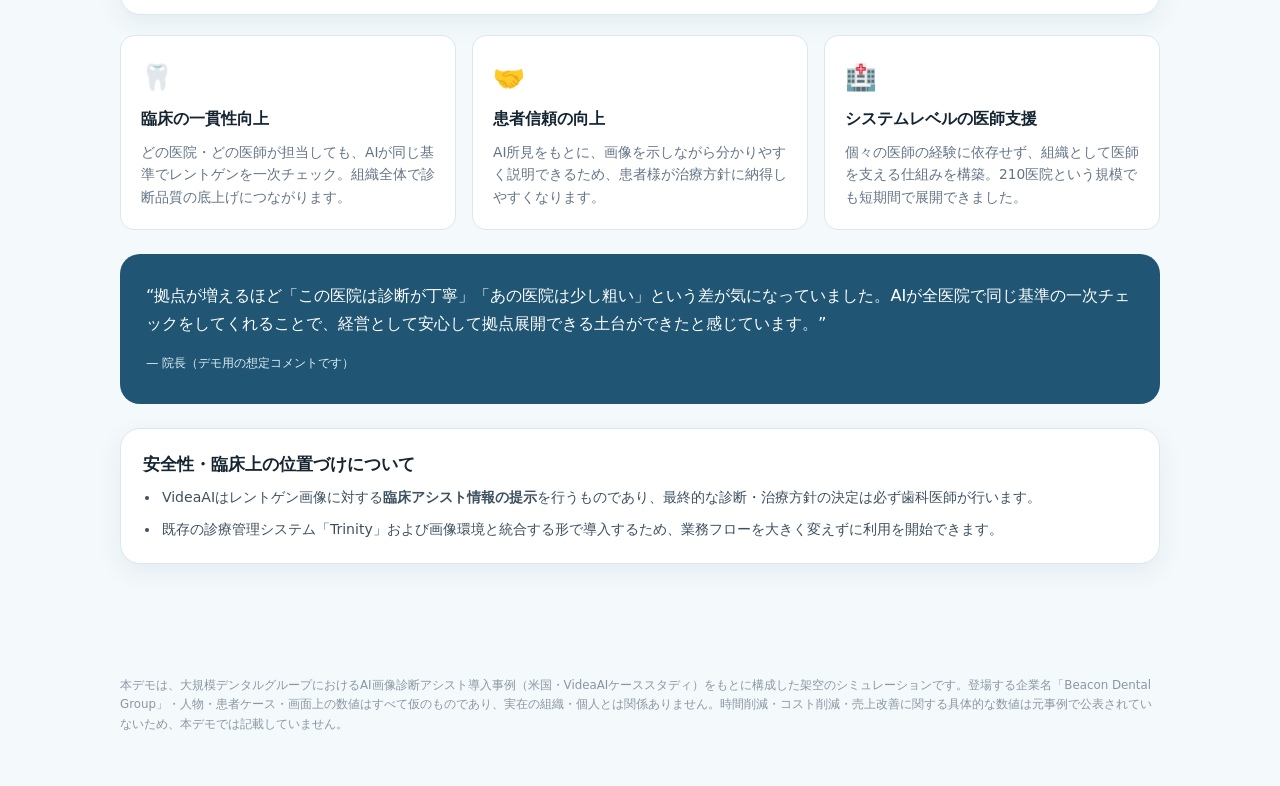
<file: apps/dental-ai-diagnostic-platform/index.html>
<!DOCTYPE html>
<html lang="ja">
<head>
<meta charset="UTF-8">
<meta name="viewport" content="width=device-width, initial-scale=1.0">
<title>VideaAI 導入デモ | Beacon Dental Group</title>
<link rel="stylesheet" href="styles.css">
</head>
<body>

<header class="topbar">
  <div class="brand">
    <span class="brand-mark">B</span>
    <div>
      <div class="brand-name">Beacon Dental Group</div>
      <div class="brand-sub">歯科AI画像診断アシスト「VideaAI」導入デモ</div>
    </div>
  </div>
  <nav class="persona-switch" role="tablist" aria-label="表示モード切替">
    <button class="tab active" data-persona="director" role="tab" aria-selected="true">院長・経営層向け</button>
    <button class="tab" data-persona="staff" role="tab" aria-selected="false">受付・歯科衛生士向け</button>
  </nav>
</header>

<main>
  <!-- ============ PERSONA A: DIRECTOR / MANAGEMENT VIEW ============ -->
  <section id="view-director" class="view active">

    <section class="hero">
      <div class="hero-copy">
        <p class="eyebrow">米国210医院デンタルグループの導入事例をもとにしたデモ</p>
        <h1>210医院への全社導入を、<br>わずか2週間で。</h1>
        <p class="lede">大規模組織全体で一貫した診断品質とアクセスを確保する——それがこの導入の出発点でした。既存の診療管理システム「Trinity」とレントゲン画像環境にAIを組み込み、多店舗展開でも短期間で体制を整えています。</p>
        <div class="trust-row">
          <div class="trust-item"><span class="trust-num">210</span><span class="trust-label">導入医院数</span></div>
          <div class="trust-item"><span class="trust-num">2週間</span><span class="trust-label">全社導入に要した期間</span></div>
          <div class="trust-item"><span class="trust-num">Trinity</span><span class="trust-label">既存システムと統合</span></div>
        </div>
      </div>
      <div class="hero-art" aria-hidden="true">
        <div class="ring-frame">
          <div class="ring-glow"></div>
          <svg viewBox="0 0 24 24" class="ring-icon"><path d="M12 2C8.1 2 5 5.1 5 9c0 3.2 2.1 5.9 5 6.7V19c0 .6.4 1 1 1h2c.6 0 1-.4 1-1v-3.3c2.9-.8 5-3.5 5-6.7 0-3.9-3.1-7-7-7zm0 2c2.8 0 5 2.2 5 5s-2.2 5-5 5-5-2.2-5-5 2.2-5 5-5zm-1 3v4h2V9.5l1.5 1.5 1.4-1.4L12 6.7 8.1 10.6l1.4 1.4L11 10.5V9z"/></svg>
        </div>
      </div>
    </section>

    <section class="panel known-panel">
      <div class="panel-head">
        <h2>この事例で分かっていること／非公開のこと</h2>
      </div>
      <div class="known-grid">
        <div class="known-col known-yes">
          <span class="known-col-title">✓ 分かっている事実</span>
          <ul>
            <li>210医院への全社導入が2週間で完了</li>
            <li>既存の診療管理システム「Trinity」と画像環境に統合</li>
            <li>臨床の一貫性・患者信頼が向上したと報告</li>
          </ul>
        </div>
        <div class="known-col known-no">
          <span class="known-col-title">— 非公開の情報</span>
          <ul>
            <li>時間削減・コスト削減の具体的な数値</li>
            <li>売上・成約率への影響の数値</li>
          </ul>
          <p class="known-note">本デモでは、ない数字を作らず、公開されている事実だけでご判断いただけるように構成しています。</p>
        </div>
      </div>
    </section>

    <section class="panel challenge-panel">
      <h2>導入前の課題</h2>
      <p><strong>拠点が増えるほど、医師ごとの経験差で診断の質にばらつきが出やすくなります。</strong>利益率の圧迫と臨床の複雑化が同時に進む中、「どの医院で受診しても同じ水準の診断」を組織全体で維持できるかが課題でした。</p>
    </section>

    <section class="panel speed-sim">
      <div class="panel-head">
        <h2>導入スピード シミュレーター</h2>
        <span class="panel-note">実績値をもとにした概算</span>
      </div>
      <p class="sim-desc">海外の大手デンタルグループ（210医院）の実績では、全社導入がわずか2週間で完了しました。この導入ペースをもとに、貴グループの医院数を入力すると目安の導入期間を試算します。</p>
      <div class="sim-controls">
        <label for="clinicInput">医院数</label>
        <input type="range" id="clinicRange" min="1" max="500" value="210" step="1">
        <input type="number" id="clinicInput" min="1" max="2000" value="210">
        <span class="sim-unit">医院</span>
      </div>
      <div class="sim-result">
        <span class="sim-result-label">目安の全社導入期間</span>
        <span class="sim-result-value" id="simWeeks">2週間</span>
      </div>
      <p class="sim-caveat">※ 海外の導入事例（210医院／2週間）をもとにした参考値です。医院数と導入期間が比例すると仮定した概算であり、システム環境や体制により実際の期間は変動します。</p>
    </section>

    <section class="panel consistency-panel">
      <div class="panel-head">
        <h2>診断の一貫性 Before / After（イメージ）</h2>
        <span class="panel-note">概念図・実測値ではありません</span>
      </div>
      <p class="sim-desc">VideaAIケースで語られているのは「臨床の一貫性・患者信頼の向上」です。具体的な測定数値は公表されていないため、下図は医師ごとの所見のばらつきがAI導入によって狭まるイメージを模式的に示したものです。</p>
      <div class="consistency-chart" id="consistencyChart" aria-hidden="true"></div>
      <div class="consistency-legend">
        <span><i class="dot before"></i>導入前：医師ごとに所見の幅が広い（イメージ）</span>
        <span><i class="dot after"></i>導入後：AIアシストにより所見の基準がそろう（イメージ）</span>
      </div>
    </section>

    <section class="outcomes-grid">
      <div class="outcome-card">
        <span class="outcome-icon">🦷</span>
        <h3>臨床の一貫性向上</h3>
        <p>どの医院・どの医師が担当しても、AIが同じ基準でレントゲンを一次チェック。組織全体で診断品質の底上げにつながります。</p>
      </div>
      <div class="outcome-card">
        <span class="outcome-icon">🤝</span>
        <h3>患者信頼の向上</h3>
        <p>AI所見をもとに、画像を示しながら分かりやすく説明できるため、患者様が治療方針に納得しやすくなります。</p>
      </div>
      <div class="outcome-card">
        <span class="outcome-icon">🏥</span>
        <h3>システムレベルの医師支援</h3>
        <p>個々の医師の経験に依存せず、組織として医師を支える仕組みを構築。210医院という規模でも短期間で展開できました。</p>
      </div>
    </section>

    <section class="quote-panel">
      <blockquote>
        “拠点が増えるほど「この医院は診断が丁寧」「あの医院は少し粗い」という差が気になっていました。AIが全医院で同じ基準の一次チェックをしてくれることで、経営として安心して拠点展開できる土台ができたと感じています。”
      </blockquote>
      <span class="quote-attr">— 院長（デモ用の想定コメントです）</span>
    </section>

    <section class="panel safety-panel">
      <h2>安全性・臨床上の位置づけについて</h2>
      <ul class="safety-list">
        <li>VideaAIはレントゲン画像に対する<strong>臨床アシスト情報の提示</strong>を行うものであり、最終的な診断・治療方針の決定は必ず歯科医師が行います。</li>
        <li>既存の診療管理システム「Trinity」および画像環境と統合する形で導入するため、業務フローを大きく変えずに利用を開始できます。</li>
      </ul>
    </section>
  </section>

  <!-- ============ PERSONA B: FRONT DESK / DENTAL HYGIENIST VIEW ============ -->
  <section id="view-staff" class="view">

    <section class="staff-head">
      <div>
        <p class="eyebrow">現場スタッフ向けプロダクト体験</p>
        <h1>VideaAIで、毎日の画像チェックがどう変わるか</h1>
        <p class="lede">操作が難しい専門ツールではありません。レントゲンをアップロードすると、AIが所見の候補を一覧で示してくれるので、歯科医師の確認・患者様へのご説明がスムーズになります。下の画面を実際に操作して体験してみてください。</p>
      </div>
    </section>

    <nav class="screen-switch" role="tablist" aria-label="画面切替">
      <button class="screen-tab active" data-screen="home" role="tab" aria-selected="true">ホーム</button>
      <button class="screen-tab" data-screen="analysis" role="tab" aria-selected="false">レントゲン解析</button>
      <button class="screen-tab" data-screen="settings" role="tab" aria-selected="false">設定</button>
    </nav>

    <!-- ---- STAFF: HOME ---- -->
    <section id="staff-home" class="staff-screen active">
      <div class="stat-grid">
        <div class="stat-tile">
          <span class="stat-label">AI解析待ちの画像</span>
          <span class="stat-value" id="statPending">3<span class="stat-unit">件</span></span>
          <span class="stat-delta">アップロードするとすぐ解析されます</span>
        </div>
        <div class="stat-tile">
          <span class="stat-label">歯科医師レビュー待ち</span>
          <span class="stat-value" id="statReview">2<span class="stat-unit">件</span></span>
          <span class="stat-delta">AI所見の確認をお願いしています</span>
        </div>
        <div class="stat-tile">
          <span class="stat-label">患者様へのご説明準備完了</span>
          <span class="stat-value" id="statReady">1<span class="stat-unit">件</span></span>
          <span class="stat-delta up">説明用メモも自動で用意されます</span>
        </div>
      </div>

      <div class="panel">
        <div class="panel-head">
          <h2>この画面で変わること</h2>
          <span class="panel-note">受付・歯科衛生士の皆さまへ</span>
        </div>
        <ol class="steps-vertical">
          <li><span class="step-num">1</span><div><strong>レントゲン画像をアップロード</strong>する — 今まで通り撮影した画像を、この画面から取り込みます。</div></li>
          <li><span class="step-num">2</span><div><strong>AI所見を確認</strong>する — 数十秒ほどで、画像上に気になる箇所の候補が表示されます。</div></li>
          <li><span class="step-num">3</span><div><strong>歯科医師がレビュー</strong>する — 最終判断は必ず歯科医師が行います。皆さまは進捗を確認するだけでOKです。</div></li>
          <li><span class="step-num">4</span><div><strong>患者様にご説明</strong>する — 平易な言葉に置き換えた説明メモを使って、安心してご案内いただけます。</div></li>
        </ol>
      </div>
    </section>

    <!-- ---- STAFF: ANALYSIS ---- -->
    <section id="staff-analysis" class="staff-screen">
      <div class="panel">
        <div class="panel-head">
          <h2>患者ケースを選ぶ</h2>
          <span class="panel-note">デモ用の仮想ケースです</span>
        </div>
        <div class="case-picker" id="casePicker">
          <button type="button" class="case-btn active" data-case="a">患者A（40代）</button>
          <button type="button" class="case-btn" data-case="b">患者B（60代）</button>
          <button type="button" class="case-btn" data-case="c">患者C（20代）</button>
        </div>
      </div>

      <div class="analysis-layout">
        <div class="panel xray-panel">
          <div class="panel-head">
            <h2>レントゲン画像</h2>
            <span class="panel-note" id="xrayStatus">未アップロード</span>
          </div>
          <div class="xray-frame" id="xrayFrame">
            <div class="xray-placeholder" id="xrayPlaceholder">
              <svg viewBox="0 0 24 24" class="upload-icon"><path d="M12 3l5 5h-3v6h-4V8H7l5-5zM5 19h14v2H5v-2z"/></svg>
              <p>まだ画像がアップロードされていません</p>
              <button type="button" class="btn-primary" id="uploadBtn">レントゲン画像をアップロード</button>
            </div>
            <div class="xray-view" id="xrayView" hidden>
              <svg viewBox="0 0 320 160" class="xray-svg" id="xraySvg" aria-label="レントゲン画像のイメージ図">
                <rect x="0" y="0" width="320" height="160" fill="#0b1f2e"></rect>
                <g id="toothRow" fill="#cfe3ee" opacity="0.9"></g>
                <g id="findingMarkers"></g>
              </svg>
              <button type="button" class="btn-secondary" id="analyzeBtn">AI所見を確認</button>
            </div>
          </div>
        </div>

        <div class="panel findings-panel">
          <div class="panel-head">
            <h2>AI所見（臨床アシスト情報）</h2>
            <span class="panel-note">最終判断は歯科医師が行います</span>
          </div>
          <p class="reassure-note">専門用語が並びますが、覚える必要はありません。歯科医師の確認が済むと、下に患者様への説明メモが自動で用意されます。万一AIの所見が的外れでも、必ず歯科医師の確認を経てからご案内するため、そのまま患者様に伝わることはありません。</p>
          <ul class="findings-list" id="findingsList">
            <li class="findings-empty">画像をアップロードし「AI所見を確認」を押すと、ここに候補が表示されます。</li>
          </ul>

          <div class="review-row" id="reviewRow" hidden>
            <button type="button" class="btn-secondary" id="reviewBtn">歯科医師レビュー完了としてマーク（デモ）</button>
            <span class="review-status" id="reviewStatus"></span>
          </div>

          <div class="patient-note" id="patientNote" hidden>
            <div class="panel-head">
              <h3>患者様説明用メモ（平易な言葉に変換済み）</h3>
            </div>
            <p id="patientNoteText"></p>
            <button type="button" class="btn-ghost" id="copyNoteBtn">このメモをコピー</button>
            <span class="copy-feedback" id="copyFeedback"></span>
          </div>
        </div>
      </div>
    </section>

    <!-- ---- STAFF: SETTINGS ---- -->
    <section id="staff-settings" class="staff-screen">
      <div class="panel">
        <div class="panel-head">
          <h2>医院ごとの導入設定</h2>
          <span class="panel-note">見た目の操作のみ（デモ）</span>
        </div>
        <p class="reassure-note">通常はグループ本部・医院責任者が設定する画面です。受付・歯科衛生士の皆さまが日常的に触れる場面は多くありません。</p>
        <div class="table-wrap">
          <table class="settings-table">
            <thead>
              <tr><th>医院</th><th>VideaAI連携</th><th>Trinity連携</th><th>状態</th></tr>
            </thead>
            <tbody id="clinicSettingsBody"></tbody>
          </table>
        </div>
      </div>

      <div class="panel">
        <div class="panel-head">
          <h2>通知設定</h2>
          <span class="panel-note">受付・歯科衛生士向け</span>
        </div>
        <ul class="toggle-list">
          <li>
            <div><strong>AI所見の候補が出たら通知</strong><span class="toggle-desc">解析が終わったタイミングでお知らせします</span></div>
            <label class="switch"><input type="checkbox" checked id="toggleFindings"><span class="slider"></span></label>
          </li>
          <li>
            <div><strong>歯科医師レビュー完了を通知</strong><span class="toggle-desc">患者様へのご説明準備が整ったらお知らせします</span></div>
            <label class="switch"><input type="checkbox" checked id="toggleReview"><span class="slider"></span></label>
          </li>
          <li>
            <div><strong>Trinity連携エラーを通知</strong><span class="toggle-desc">診療管理システムとの連携に問題があれば即時にお知らせします</span></div>
            <label class="switch"><input type="checkbox" checked id="toggleError"><span class="slider"></span></label>
          </li>
        </ul>
      </div>
    </section>
  </section>
</main>

<footer class="site-footer">
  <p>本デモは、大規模デンタルグループにおけるAI画像診断アシスト導入事例（米国・VideaAIケーススタディ）をもとに構成した架空のシミュレーションです。登場する企業名「Beacon Dental Group」・人物・患者ケース・画面上の数値はすべて仮のものであり、実在の組織・個人とは関係ありません。時間削減・コスト削減・売上改善に関する具体的な数値は元事例で公表されていないため、本デモでは記載していません。</p>
</footer>

<script src="app.js"></script>
</body>
</html>
</file>
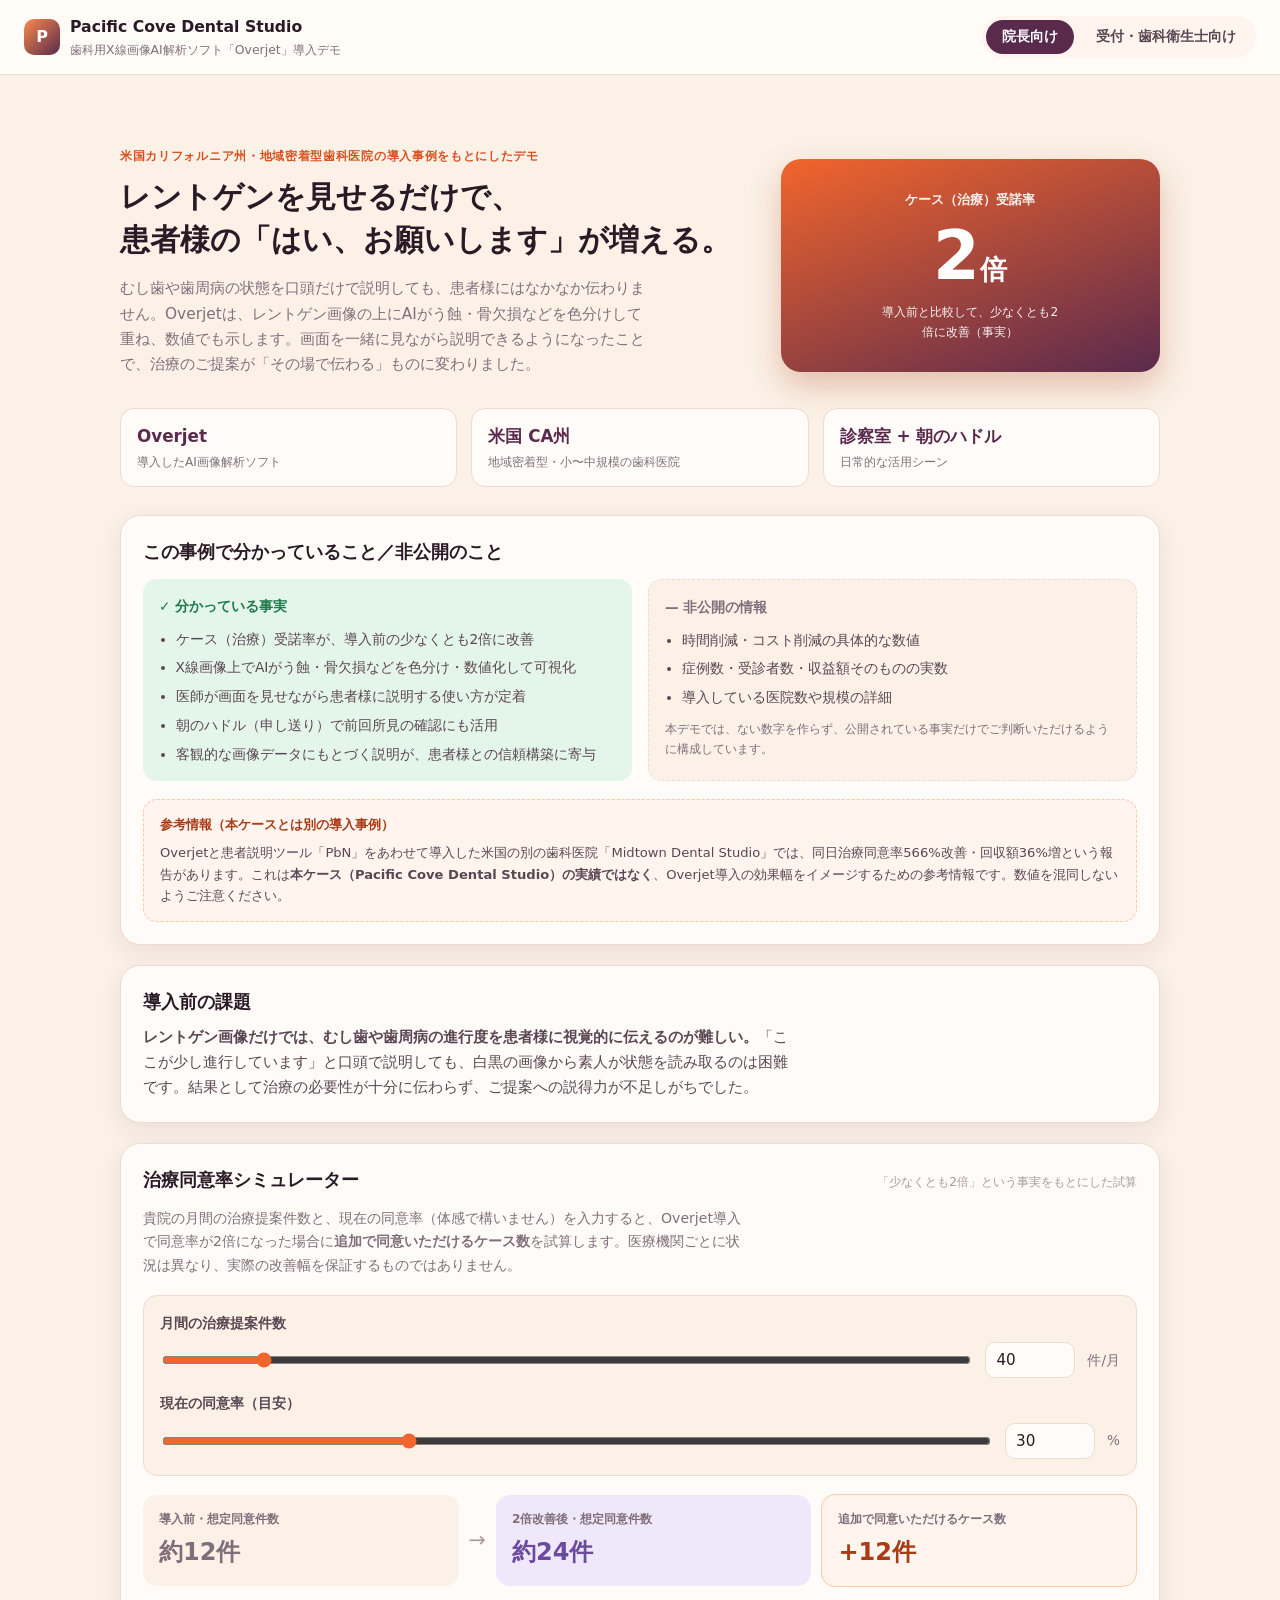
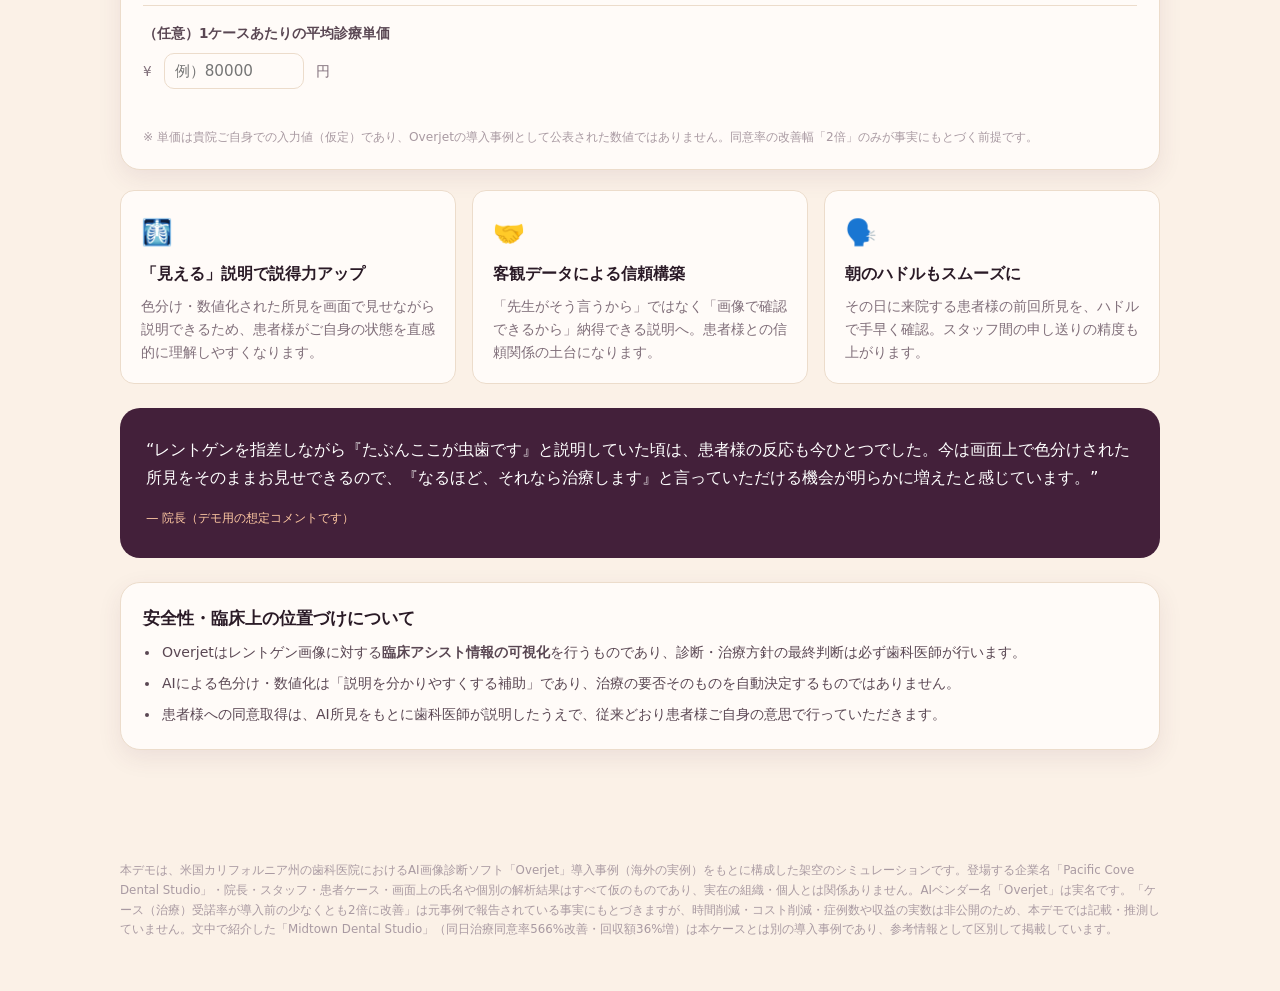
<file: apps/dental-ai-treatment-consent/index.html>
<!DOCTYPE html>
<html lang="ja">
<head>
<meta charset="UTF-8">
<meta name="viewport" content="width=device-width, initial-scale=1.0">
<title>Overjet 導入デモ | Pacific Cove Dental Studio</title>
<link rel="stylesheet" href="styles.css">
</head>
<body>

<header class="topbar">
  <div class="brand">
    <span class="brand-mark">P</span>
    <div>
      <div class="brand-name">Pacific Cove Dental Studio</div>
      <div class="brand-sub">歯科用X線画像AI解析ソフト「Overjet」導入デモ</div>
    </div>
  </div>
  <nav class="persona-switch" role="tablist" aria-label="表示モード切替">
    <button class="tab active" data-persona="director" role="tab" aria-selected="true">院長向け</button>
    <button class="tab" data-persona="staff" role="tab" aria-selected="false">受付・歯科衛生士向け</button>
  </nav>
</header>

<main>
  <!-- ============ PERSONA A: DIRECTOR VIEW ============ -->
  <section id="view-director" class="view active">

    <section class="hero">
      <div class="hero-copy">
        <p class="eyebrow">米国カリフォルニア州・地域密着型歯科医院の導入事例をもとにしたデモ</p>
        <h1>レントゲンを見せるだけで、<br>患者様の「はい、お願いします」が増える。</h1>
        <p class="lede">むし歯や歯周病の状態を口頭だけで説明しても、患者様にはなかなか伝わりません。Overjetは、レントゲン画像の上にAIがう蝕・骨欠損などを色分けして重ね、数値でも示します。画面を一緒に見ながら説明できるようになったことで、治療のご提案が「その場で伝わる」ものに変わりました。</p>
      </div>
      <div class="hero-stat-card" aria-label="治療同意率の変化">
        <span class="hero-stat-label">ケース（治療）受諾率</span>
        <span class="hero-stat-value"><span class="hero-stat-num">2</span><span class="hero-stat-x">倍</span></span>
        <span class="hero-stat-sub">導入前と比較して、少なくとも2倍に改善（事実）</span>
      </div>
    </section>

    <div class="trust-row">
      <div class="trust-item"><span class="trust-num">Overjet</span><span class="trust-label">導入したAI画像解析ソフト</span></div>
      <div class="trust-item"><span class="trust-num">米国 CA州</span><span class="trust-label">地域密着型・小〜中規模の歯科医院</span></div>
      <div class="trust-item"><span class="trust-num">診察室 + 朝のハドル</span><span class="trust-label">日常的な活用シーン</span></div>
    </div>

    <section class="panel known-panel">
      <div class="panel-head">
        <h2>この事例で分かっていること／非公開のこと</h2>
      </div>
      <div class="known-grid">
        <div class="known-col known-yes">
          <span class="known-col-title">✓ 分かっている事実</span>
          <ul>
            <li>ケース（治療）受諾率が、導入前の少なくとも2倍に改善</li>
            <li>X線画像上でAIがう蝕・骨欠損などを色分け・数値化して可視化</li>
            <li>医師が画面を見せながら患者様に説明する使い方が定着</li>
            <li>朝のハドル（申し送り）で前回所見の確認にも活用</li>
            <li>客観的な画像データにもとづく説明が、患者様との信頼構築に寄与</li>
          </ul>
        </div>
        <div class="known-col known-no">
          <span class="known-col-title">— 非公開の情報</span>
          <ul>
            <li>時間削減・コスト削減の具体的な数値</li>
            <li>症例数・受診者数・収益額そのものの実数</li>
            <li>導入している医院数や規模の詳細</li>
          </ul>
          <p class="known-note">本デモでは、ない数字を作らず、公開されている事実だけでご判断いただけるように構成しています。</p>
        </div>
      </div>
      <div class="ref-callout">
        <span class="ref-callout-title">参考情報（本ケースとは別の導入事例）</span>
        <p>Overjetと患者説明ツール「PbN」をあわせて導入した米国の別の歯科医院「Midtown Dental Studio」では、同日治療同意率566%改善・回収額36%増という報告があります。これは<strong>本ケース（Pacific Cove Dental Studio）の実績ではなく</strong>、Overjet導入の効果幅をイメージするための参考情報です。数値を混同しないようご注意ください。</p>
      </div>
    </section>

    <section class="panel challenge-panel">
      <h2>導入前の課題</h2>
      <p><strong>レントゲン画像だけでは、むし歯や歯周病の進行度を患者様に視覚的に伝えるのが難しい。</strong>「ここが少し進行しています」と口頭で説明しても、白黒の画像から素人が状態を読み取るのは困難です。結果として治療の必要性が十分に伝わらず、ご提案への説得力が不足しがちでした。</p>
    </section>

    <section class="panel roi-sim">
      <div class="panel-head">
        <h2>治療同意率シミュレーター</h2>
        <span class="panel-note">「少なくとも2倍」という事実をもとにした試算</span>
      </div>
      <p class="sim-desc">貴院の月間の治療提案件数と、現在の同意率（体感で構いません）を入力すると、Overjet導入で同意率が2倍になった場合に<strong>追加で同意いただけるケース数</strong>を試算します。医療機関ごとに状況は異なり、実際の改善幅を保証するものではありません。</p>

      <div class="sim-controls">
        <div class="sim-field">
          <label for="proposalsInput">月間の治療提案件数</label>
          <div class="sim-inputs">
            <input type="range" id="proposalsRange" min="5" max="300" value="40" step="1">
            <input type="number" id="proposalsInput" min="1" max="2000" value="40">
            <span class="sim-unit">件/月</span>
          </div>
        </div>
        <div class="sim-field">
          <label for="rateInput">現在の同意率（目安）</label>
          <div class="sim-inputs">
            <input type="range" id="rateRange" min="5" max="90" value="30" step="1">
            <input type="number" id="rateInput" min="1" max="99" value="30">
            <span class="sim-unit">%</span>
          </div>
        </div>
      </div>

      <div class="sim-results">
        <div class="sim-result">
          <span class="sim-result-label">導入前・想定同意件数</span>
          <span class="sim-result-value muted" id="simBefore">—</span>
        </div>
        <div class="sim-result-arrow" aria-hidden="true">→</div>
        <div class="sim-result highlight">
          <span class="sim-result-label">2倍改善後・想定同意件数</span>
          <span class="sim-result-value" id="simAfter">—</span>
        </div>
        <div class="sim-result accent">
          <span class="sim-result-label">追加で同意いただけるケース数</span>
          <span class="sim-result-value" id="simDelta">—</span>
        </div>
      </div>

      <div class="sim-optional">
        <label for="valueInput">（任意）1ケースあたりの平均診療単価</label>
        <div class="sim-inputs">
          <span class="sim-unit-pre">¥</span>
          <input type="number" id="valueInput" min="0" step="1000" placeholder="例）80000">
          <span class="sim-unit">円</span>
        </div>
        <p class="sim-optional-result" id="simRevenue"></p>
        <p class="sim-caveat">※ 単価は貴院ご自身での入力値（仮定）であり、Overjetの導入事例として公表された数値ではありません。同意率の改善幅「2倍」のみが事実にもとづく前提です。</p>
      </div>
    </section>

    <section class="outcomes-grid">
      <div class="outcome-card">
        <span class="outcome-icon">🩻</span>
        <h3>「見える」説明で説得力アップ</h3>
        <p>色分け・数値化された所見を画面で見せながら説明できるため、患者様がご自身の状態を直感的に理解しやすくなります。</p>
      </div>
      <div class="outcome-card">
        <span class="outcome-icon">🤝</span>
        <h3>客観データによる信頼構築</h3>
        <p>「先生がそう言うから」ではなく「画像で確認できるから」納得できる説明へ。患者様との信頼関係の土台になります。</p>
      </div>
      <div class="outcome-card">
        <span class="outcome-icon">🗣️</span>
        <h3>朝のハドルもスムーズに</h3>
        <p>その日に来院する患者様の前回所見を、ハドルで手早く確認。スタッフ間の申し送りの精度も上がります。</p>
      </div>
    </section>

    <section class="quote-panel">
      <blockquote>
        “レントゲンを指差しながら『たぶんここが虫歯です』と説明していた頃は、患者様の反応も今ひとつでした。今は画面上で色分けされた所見をそのままお見せできるので、『なるほど、それなら治療します』と言っていただける機会が明らかに増えたと感じています。”
      </blockquote>
      <span class="quote-attr">— 院長（デモ用の想定コメントです）</span>
    </section>

    <section class="panel safety-panel">
      <h2>安全性・臨床上の位置づけについて</h2>
      <ul class="safety-list">
        <li>Overjetはレントゲン画像に対する<strong>臨床アシスト情報の可視化</strong>を行うものであり、診断・治療方針の最終判断は必ず歯科医師が行います。</li>
        <li>AIによる色分け・数値化は「説明を分かりやすくする補助」であり、治療の要否そのものを自動決定するものではありません。</li>
        <li>患者様への同意取得は、AI所見をもとに歯科医師が説明したうえで、従来どおり患者様ご自身の意思で行っていただきます。</li>
      </ul>
    </section>
  </section>

  <!-- ============ PERSONA B: FRONT DESK / DENTAL HYGIENIST VIEW ============ -->
  <section id="view-staff" class="view">

    <section class="staff-head">
      <div>
        <p class="eyebrow">現場スタッフ向けプロダクト体験</p>
        <h1>Overjetで、患者様へのご説明がどう変わるか</h1>
        <p class="lede">難しい操作は必要ありません。レントゲンを取り込むと、AIが所見の候補を色分けして示してくれます。歯科医師の確認を経てから、画面をそのまま患者様にお見せして説明できます。下の画面を実際に操作して体験してみてください。</p>
      </div>
    </section>

    <nav class="screen-switch" role="tablist" aria-label="画面切替">
      <button class="screen-tab active" data-screen="home" role="tab" aria-selected="true">ホーム</button>
      <button class="screen-tab" data-screen="analysis" role="tab" aria-selected="false">X線AI解析</button>
      <button class="screen-tab" data-screen="settings" role="tab" aria-selected="false">設定</button>
    </nav>

    <!-- ---- STAFF: HOME ---- -->
    <section id="staff-home" class="staff-screen active">
      <div class="stat-grid">
        <div class="stat-tile">
          <span class="stat-label">本日のハドル対象患者</span>
          <span class="stat-value" id="statHuddle">3<span class="stat-unit">名</span></span>
          <span class="stat-delta">前回所見つきで一覧表示されます</span>
        </div>
        <div class="stat-tile">
          <span class="stat-label">AI解析待ちの画像</span>
          <span class="stat-value" id="statPending">2<span class="stat-unit">件</span></span>
          <span class="stat-delta">取り込むとすぐ解析されます</span>
        </div>
        <div class="stat-tile">
          <span class="stat-label">本日の同意記録（デモ）</span>
          <span class="stat-value" id="statAccepted">0<span class="stat-unit">件</span></span>
          <span class="stat-delta up" id="statAcceptedNote">X線AI解析画面で記録できます</span>
        </div>
      </div>

      <div class="panel">
        <div class="panel-head">
          <h2>朝のハドル チェックリスト</h2>
          <span class="panel-note">前回所見をその場で確認</span>
        </div>
        <p class="reassure-note">本日ご来院予定の患者様と、前回のAI所見の要点をまとめています。診療前の申し送りにそのままお使いいただけます（デモ用の仮データです）。</p>
        <ul class="huddle-list" id="huddleList"></ul>
      </div>

      <div class="panel">
        <div class="panel-head">
          <h2>この画面で変わること</h2>
          <span class="panel-note">受付・歯科衛生士の皆さまへ</span>
        </div>
        <ol class="steps-vertical">
          <li><span class="step-num">1</span><div><strong>レントゲン画像を取り込む</strong> — 今まで通り撮影した画像を、この画面から取り込みます。</div></li>
          <li><span class="step-num">2</span><div><strong>AI所見を色分けで確認</strong> — 数十秒ほどで、う蝕・骨欠損などの候補が色分け表示されます。</div></li>
          <li><span class="step-num">3</span><div><strong>歯科医師がレビュー</strong> — 最終判断は必ず歯科医師が行います。皆さまは進捗を確認するだけでOKです。</div></li>
          <li><span class="step-num">4</span><div><strong>画面を見せながらご説明</strong> — 平易な言葉の説明メモとあわせて、患者様にそのままお見せできます。</div></li>
        </ol>
      </div>
    </section>

    <!-- ---- STAFF: ANALYSIS ---- -->
    <section id="staff-analysis" class="staff-screen">
      <div class="panel">
        <div class="panel-head">
          <h2>患者ケースを選ぶ</h2>
          <span class="panel-note">デモ用の仮想ケースです</span>
        </div>
        <div class="case-picker" id="casePicker">
          <button type="button" class="case-btn active" data-case="a">患者A（30代）</button>
          <button type="button" class="case-btn" data-case="b">患者B（50代）</button>
          <button type="button" class="case-btn" data-case="c">患者C（70代）</button>
        </div>
      </div>

      <div class="analysis-layout">
        <div class="panel xray-panel">
          <div class="panel-head">
            <h2>レントゲン画像</h2>
            <span class="panel-note" id="xrayStatus">未取り込み</span>
          </div>
          <div class="xray-frame" id="xrayFrame">
            <div class="xray-placeholder" id="xrayPlaceholder">
              <svg viewBox="0 0 24 24" class="upload-icon"><path d="M12 3l5 5h-3v6h-4V8H7l5-5zM5 19h14v2H5v-2z"/></svg>
              <p>まだ画像が取り込まれていません</p>
              <button type="button" class="btn-primary" id="uploadBtn">レントゲン画像を取り込む</button>
            </div>
            <div class="xray-view" id="xrayView" hidden>
              <svg viewBox="0 0 320 160" class="xray-svg" id="xraySvg" aria-label="レントゲン画像のイメージ図">
                <rect x="0" y="0" width="320" height="160" fill="#150d1a"></rect>
                <g id="toothRow" fill="#e9d9e6" opacity="0.92"></g>
                <g id="findingMarkers"></g>
              </svg>
              <div class="xray-legend" id="xrayLegend" hidden>
                <span><i class="legend-dot caries"></i>う蝕の疑い</span>
                <span><i class="legend-dot bone"></i>骨吸収の疑い</span>
                <span><i class="legend-dot calculus"></i>歯石の沈着</span>
              </div>
              <button type="button" class="btn-secondary" id="analyzeBtn">AI所見を色分け表示</button>
            </div>
          </div>
        </div>

        <div class="panel findings-panel">
          <div class="panel-head">
            <h2>AI所見（臨床アシスト情報）</h2>
            <span class="panel-note">最終判断は歯科医師が行います</span>
          </div>
          <p class="reassure-note">色や数字が並びますが、覚える必要はありません。歯科医師の確認が済むと、下に患者様への説明メモが自動で用意されます。万一AIの所見が的外れでも、必ず歯科医師の確認を経てからご案内するため、そのまま患者様に伝わることはありません。</p>
          <ul class="findings-list" id="findingsList">
            <li class="findings-empty">画像を取り込み「AI所見を色分け表示」を押すと、ここに候補が表示されます。</li>
          </ul>

          <div class="review-row" id="reviewRow" hidden>
            <button type="button" class="btn-secondary" id="reviewBtn">歯科医師レビュー完了としてマーク（デモ）</button>
            <span class="review-status" id="reviewStatus"></span>
          </div>

          <div class="patient-note" id="patientNote" hidden>
            <div class="panel-head">
              <h3>患者様説明用メモ（平易な言葉に変換済み）</h3>
            </div>
            <p id="patientNoteText"></p>
            <div class="note-actions">
              <button type="button" class="btn-ghost" id="copyNoteBtn">このメモをコピー</button>
              <span class="copy-feedback" id="copyFeedback"></span>
            </div>
            <div class="consent-row" id="consentRow">
              <span class="consent-label">ご説明後の患者様の反応を記録（デモ）</span>
              <div class="consent-buttons">
                <button type="button" class="btn-consent yes" id="consentYesBtn">同意された</button>
                <button type="button" class="btn-consent no" id="consentNoBtn">検討中</button>
              </div>
              <span class="consent-status" id="consentStatus"></span>
            </div>
          </div>
        </div>
      </div>
    </section>

    <!-- ---- STAFF: SETTINGS ---- -->
    <section id="staff-settings" class="staff-screen">
      <div class="panel">
        <div class="panel-head">
          <h2>担当医師ごとのOverjet連携設定</h2>
          <span class="panel-note">見た目の操作のみ（デモ）</span>
        </div>
        <p class="reassure-note">通常は院長・システム管理担当が設定する画面です。受付・歯科衛生士の皆さまが日常的に触れる場面は多くありません。</p>
        <div class="table-wrap">
          <table class="settings-table">
            <thead>
              <tr><th>担当医師</th><th>Overjet連携</th><th>レントゲン端末連携</th><th>状態</th></tr>
            </thead>
            <tbody id="providerSettingsBody"></tbody>
          </table>
        </div>
      </div>

      <div class="panel">
        <div class="panel-head">
          <h2>通知設定</h2>
          <span class="panel-note">受付・歯科衛生士向け</span>
        </div>
        <ul class="toggle-list">
          <li>
            <div><strong>AI所見の候補が出たら通知</strong><span class="toggle-desc">解析が終わったタイミングでお知らせします</span></div>
            <label class="switch"><input type="checkbox" checked id="toggleFindings"><span class="slider"></span></label>
          </li>
          <li>
            <div><strong>歯科医師レビュー完了を通知</strong><span class="toggle-desc">患者様へのご説明準備が整ったらお知らせします</span></div>
            <label class="switch"><input type="checkbox" checked id="toggleReview"><span class="slider"></span></label>
          </li>
          <li>
            <div><strong>朝のハドル用サマリーを毎朝配信</strong><span class="toggle-desc">前日夜のうちに翌日分の所見サマリーを自動作成します</span></div>
            <label class="switch"><input type="checkbox" checked id="toggleHuddle"><span class="slider"></span></label>
          </li>
        </ul>
      </div>
    </section>
  </section>
</main>

<footer class="site-footer">
  <p>本デモは、米国カリフォルニア州の歯科医院におけるAI画像診断ソフト「Overjet」導入事例（海外の実例）をもとに構成した架空のシミュレーションです。登場する企業名「Pacific Cove Dental Studio」・院長・スタッフ・患者ケース・画面上の氏名や個別の解析結果はすべて仮のものであり、実在の組織・個人とは関係ありません。AIベンダー名「Overjet」は実名です。「ケース（治療）受諾率が導入前の少なくとも2倍に改善」は元事例で報告されている事実にもとづきますが、時間削減・コスト削減・症例数や収益の実数は非公開のため、本デモでは記載・推測していません。文中で紹介した「Midtown Dental Studio」（同日治療同意率566%改善・回収額36%増）は本ケースとは別の導入事例であり、参考情報として区別して掲載しています。</p>
</footer>

<script src="app.js"></script>
</body>
</html>
</file>
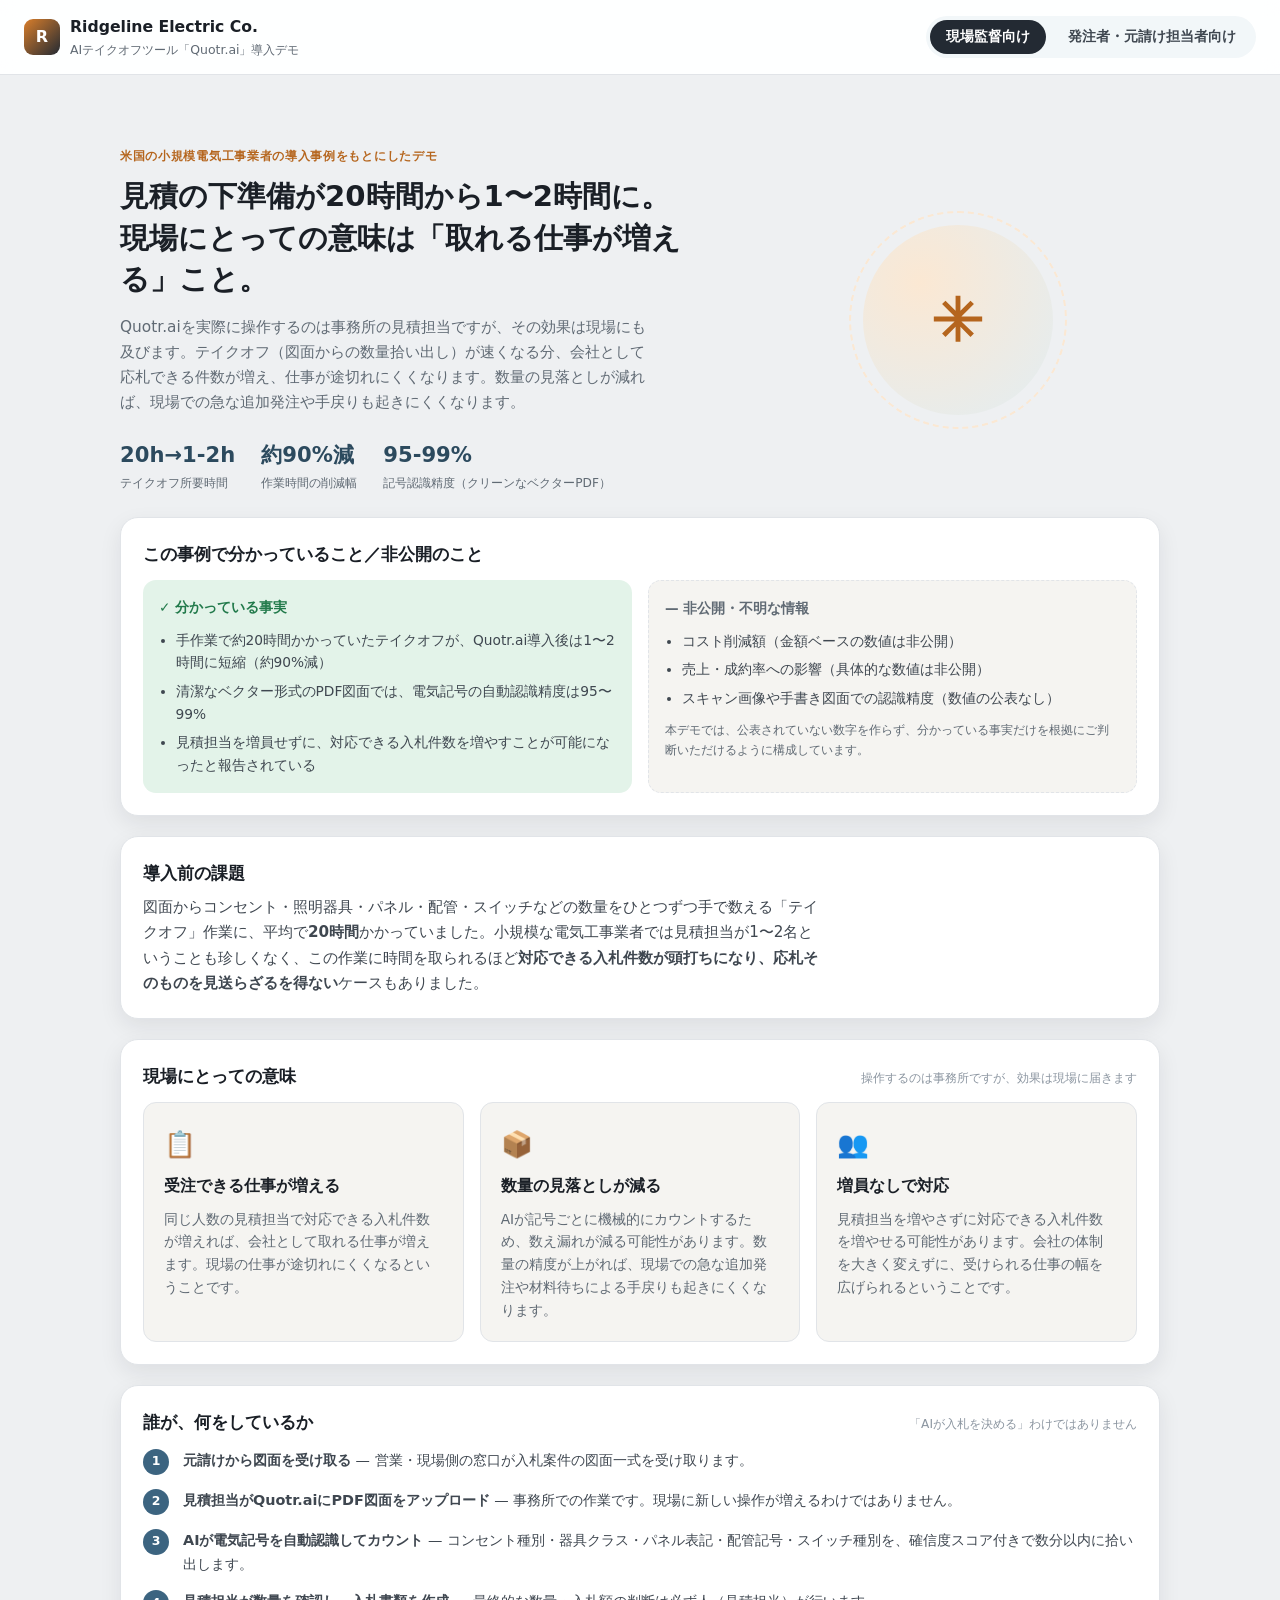
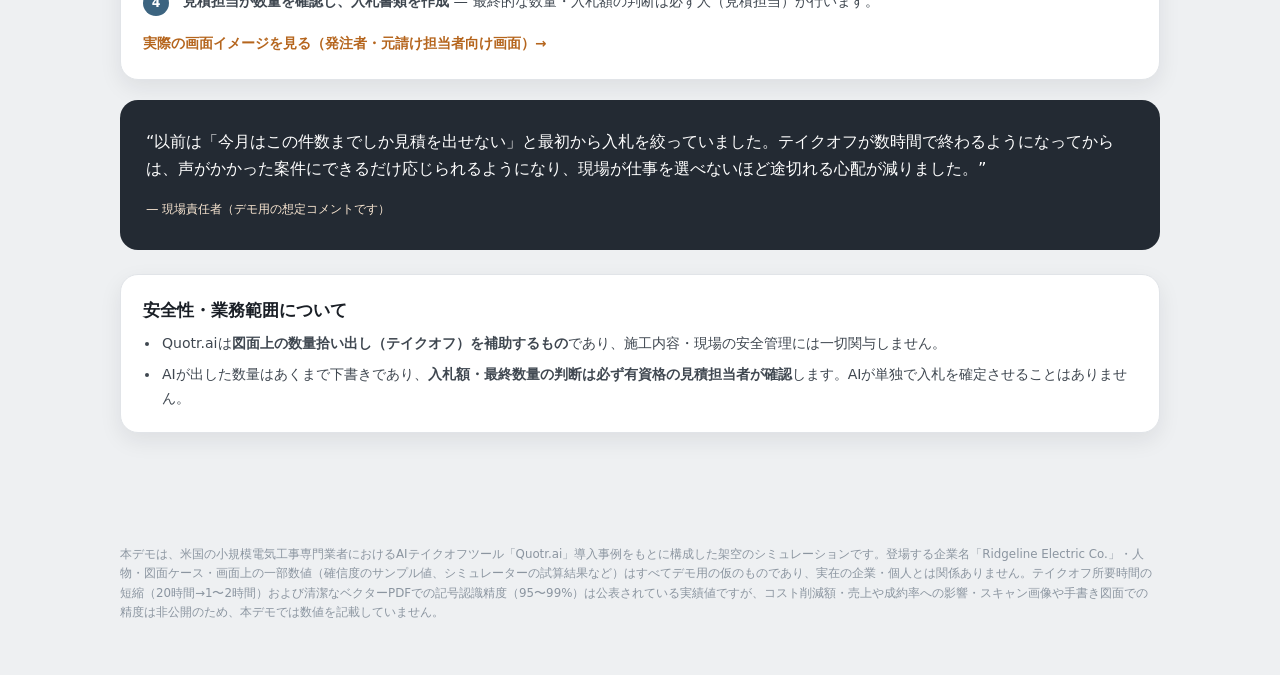
<file: apps/electrical-estimating-ai-takeoff/index.html>
<!DOCTYPE html>
<html lang="ja">
<head>
<meta charset="UTF-8">
<meta name="viewport" content="width=device-width, initial-scale=1.0">
<title>Quotr.ai 導入デモ | Ridgeline Electric Co.</title>
<link rel="stylesheet" href="styles.css">
</head>
<body>

<header class="topbar">
  <div class="brand">
    <span class="brand-mark">R</span>
    <div>
      <div class="brand-name">Ridgeline Electric Co.</div>
      <div class="brand-sub">AIテイクオフツール「Quotr.ai」導入デモ</div>
    </div>
  </div>
  <nav class="persona-switch" role="tablist" aria-label="表示モード切替">
    <button class="tab active" data-persona="genba" role="tab" aria-selected="true">現場監督向け</button>
    <button class="tab" data-persona="hachu" role="tab" aria-selected="false">発注者・元請け担当者向け</button>
  </nav>
</header>

<main>
  <!-- ============ PERSONA A: SITE SUPERVISOR VIEW ============ -->
  <section id="view-genba" class="view active">

    <section class="hero">
      <div class="hero-copy">
        <p class="eyebrow">米国の小規模電気工事業者の導入事例をもとにしたデモ</p>
        <h1>見積の下準備が20時間から1〜2時間に。<br>現場にとっての意味は「取れる仕事が増える」こと。</h1>
        <p class="lede">Quotr.aiを実際に操作するのは事務所の見積担当ですが、その効果は現場にも及びます。テイクオフ（図面からの数量拾い出し）が速くなる分、会社として応札できる件数が増え、仕事が途切れにくくなります。数量の見落としが減れば、現場での急な追加発注や手戻りも起きにくくなります。</p>
        <div class="trust-row">
          <div class="trust-item"><span class="trust-num">20h→1-2h</span><span class="trust-label">テイクオフ所要時間</span></div>
          <div class="trust-item"><span class="trust-num">約90%減</span><span class="trust-label">作業時間の削減幅</span></div>
          <div class="trust-item"><span class="trust-num">95-99%</span><span class="trust-label">記号認識精度（クリーンなベクターPDF）</span></div>
        </div>
      </div>
      <div class="hero-art" aria-hidden="true">
        <div class="ring-frame">
          <div class="ring-glow"></div>
          <svg viewBox="0 0 24 24" class="ring-icon"><path d="M11 2v6.17L6.83 4 5.41 5.41 10.59 10.59H2v2h8.59L5.41 17.59 6.83 19 11 14.83V21h2v-6.17L17.17 19l1.42-1.41L13.41 12.59H22v-2h-8.59l5.18-5.18L17.17 4 13 8.17V2h-2z"/></svg>
        </div>
      </div>
    </section>

    <section class="panel known-panel">
      <div class="panel-head">
        <h2>この事例で分かっていること／非公開のこと</h2>
      </div>
      <div class="known-grid">
        <div class="known-col known-yes">
          <span class="known-col-title">✓ 分かっている事実</span>
          <ul>
            <li>手作業で約20時間かかっていたテイクオフが、Quotr.ai導入後は1〜2時間に短縮（約90%減）</li>
            <li>清潔なベクター形式のPDF図面では、電気記号の自動認識精度は95〜99%</li>
            <li>見積担当を増員せずに、対応できる入札件数を増やすことが可能になったと報告されている</li>
          </ul>
        </div>
        <div class="known-col known-no">
          <span class="known-col-title">— 非公開・不明な情報</span>
          <ul>
            <li>コスト削減額（金額ベースの数値は非公開）</li>
            <li>売上・成約率への影響（具体的な数値は非公開）</li>
            <li>スキャン画像や手書き図面での認識精度（数値の公表なし）</li>
          </ul>
          <p class="known-note">本デモでは、公表されていない数字を作らず、分かっている事実だけを根拠にご判断いただけるように構成しています。</p>
        </div>
      </div>
    </section>

    <section class="panel challenge-panel">
      <h2>導入前の課題</h2>
      <p>図面からコンセント・照明器具・パネル・配管・スイッチなどの数量をひとつずつ手で数える「テイクオフ」作業に、平均で<strong>20時間</strong>かかっていました。小規模な電気工事業者では見積担当が1〜2名ということも珍しくなく、この作業に時間を取られるほど<strong>対応できる入札件数が頭打ちになり、応札そのものを見送らざるを得ない</strong>ケースもありました。</p>
    </section>

    <section class="panel meaning-panel">
      <div class="panel-head">
        <h2>現場にとっての意味</h2>
        <span class="panel-note">操作するのは事務所ですが、効果は現場に届きます</span>
      </div>
      <div class="meaning-grid">
        <div class="meaning-card">
          <span class="meaning-icon" aria-hidden="true">📋</span>
          <h3>受注できる仕事が増える</h3>
          <p>同じ人数の見積担当で対応できる入札件数が増えれば、会社として取れる仕事が増えます。現場の仕事が途切れにくくなるということです。</p>
        </div>
        <div class="meaning-card">
          <span class="meaning-icon" aria-hidden="true">📦</span>
          <h3>数量の見落としが減る</h3>
          <p>AIが記号ごとに機械的にカウントするため、数え漏れが減る可能性があります。数量の精度が上がれば、現場での急な追加発注や材料待ちによる手戻りも起きにくくなります。</p>
        </div>
        <div class="meaning-card">
          <span class="meaning-icon" aria-hidden="true">👥</span>
          <h3>増員なしで対応</h3>
          <p>見積担当を増やさずに対応できる入札件数を増やせる可能性があります。会社の体制を大きく変えずに、受けられる仕事の幅を広げられるということです。</p>
        </div>
      </div>
    </section>

    <section class="panel flow-panel">
      <div class="panel-head">
        <h2>誰が、何をしているか</h2>
        <span class="panel-note">「AIが入札を決める」わけではありません</span>
      </div>
      <ol class="steps-vertical">
        <li><span class="step-num">1</span><div><strong>元請けから図面を受け取る</strong> — 営業・現場側の窓口が入札案件の図面一式を受け取ります。</div></li>
        <li><span class="step-num">2</span><div><strong>見積担当がQuotr.aiにPDF図面をアップロード</strong> — 事務所での作業です。現場に新しい操作が増えるわけではありません。</div></li>
        <li><span class="step-num">3</span><div><strong>AIが電気記号を自動認識してカウント</strong> — コンセント種別・器具クラス・パネル表記・配管記号・スイッチ種別を、確信度スコア付きで数分以内に拾い出します。</div></li>
        <li><span class="step-num">4</span><div><strong>見積担当が数量を確認し、入札書類を作成</strong> — 最終的な数量・入札額の判断は必ず人（見積担当）が行います。</div></li>
      </ol>
      <a class="link-cta" href="#" data-goto-hachu="takeoff">実際の画面イメージを見る（発注者・元請け担当者向け画面）→</a>
    </section>

    <section class="quote-panel">
      <blockquote>
        “以前は「今月はこの件数までしか見積を出せない」と最初から入札を絞っていました。テイクオフが数時間で終わるようになってからは、声がかかった案件にできるだけ応じられるようになり、現場が仕事を選べないほど途切れる心配が減りました。”
      </blockquote>
      <span class="quote-attr">— 現場責任者（デモ用の想定コメントです）</span>
    </section>

    <section class="panel safety-panel">
      <h2>安全性・業務範囲について</h2>
      <ul class="safety-list">
        <li>Quotr.aiは<strong>図面上の数量拾い出し（テイクオフ）を補助するもの</strong>であり、施工内容・現場の安全管理には一切関与しません。</li>
        <li>AIが出した数量はあくまで下書きであり、<strong>入札額・最終数量の判断は必ず有資格の見積担当者が確認</strong>します。AIが単独で入札を確定させることはありません。</li>
      </ul>
    </section>
  </section>

  <!-- ============ PERSONA B: OWNER / GC REPRESENTATIVE VIEW ============ -->
  <section id="view-hachu" class="view">

    <section class="staff-head">
      <div>
        <p class="eyebrow">取引先の見積プロセスを支えるAIテイクオフツール</p>
        <h1>Quotr.aiで、テイクオフ作業がどう変わるか</h1>
        <p class="lede">図面をアップロードすると、AIが電気記号を自動認識して数量をカウントします。精度・所要時間ともに実績値に基づいて構成したデモです。下の画面を実際に操作して体験してください。</p>
      </div>
    </section>

    <nav class="screen-switch" role="tablist" aria-label="画面切替">
      <button class="screen-tab active" data-screen="home" role="tab" aria-selected="true">ホーム</button>
      <button class="screen-tab" data-screen="takeoff" role="tab" aria-selected="false">AIテイクオフ体験</button>
      <button class="screen-tab" data-screen="analytics" role="tab" aria-selected="false">分析</button>
      <button class="screen-tab" data-screen="simulator" role="tab" aria-selected="false">削減シミュレーター</button>
      <button class="screen-tab" data-screen="settings" role="tab" aria-selected="false">設定</button>
    </nav>

    <!-- ---- HACHU: HOME ---- -->
    <section id="hachu-home" class="staff-screen active">
      <div class="stat-grid">
        <div class="stat-tile">
          <span class="stat-label">テイクオフ所要時間</span>
          <span class="stat-value">20h→1-2h</span>
          <span class="stat-delta up">約90%の作業時間削減（実績）</span>
        </div>
        <div class="stat-tile">
          <span class="stat-label">記号認識精度</span>
          <span class="stat-value">95<span class="stat-unit">〜</span>99<span class="stat-unit">%</span></span>
          <span class="stat-delta">清潔なベクターPDF図面での実績値</span>
        </div>
        <div class="stat-tile">
          <span class="stat-label">対応体制</span>
          <span class="stat-value">増員なし</span>
          <span class="stat-delta up">対応できる入札件数を増やせる可能性</span>
        </div>
      </div>

      <div class="panel known-panel">
        <div class="panel-head">
          <h2>この事例で分かっていること／非公開のこと</h2>
        </div>
        <div class="known-grid">
          <div class="known-col known-yes">
            <span class="known-col-title">✓ 分かっている事実</span>
            <ul>
              <li>テイクオフ作業が20時間から1〜2時間に短縮（約90%減）</li>
              <li>清潔なベクターPDF図面で95〜99%の記号認識精度</li>
              <li>見積担当を増員せずに対応できる入札件数を増やすことが可能に</li>
            </ul>
          </div>
          <div class="known-col known-no">
            <span class="known-col-title">— 非公開・不明な情報</span>
            <ul>
              <li>コスト削減額（金額ベースの数値は非公開）</li>
              <li>売上・成約率への影響（数値は非公開）</li>
              <li>スキャン画像・手書き図面での認識精度</li>
            </ul>
            <p class="known-note">本デモは、公表されている事実と、それをもとにした試算・イメージを明確に分けて表示しています。</p>
          </div>
        </div>
      </div>

      <div class="panel">
        <div class="panel-head">
          <h2>この画面で確認できること</h2>
          <span class="panel-note">発注者・元請け企業の担当者様へ</span>
        </div>
        <ol class="steps-vertical">
          <li><span class="step-num">1</span><div><strong>AIテイクオフ体験</strong> — 図面をアップロードし、AIが電気記号を自動認識・カウントする様子を体験できます。</div></li>
          <li><span class="step-num">2</span><div><strong>分析</strong> — 導入前後の所要時間をBefore/Afterで比較し、精度の実績値を確認できます。</div></li>
          <li><span class="step-num">3</span><div><strong>削減シミュレーター</strong> — 月間の見積案件数を入力し、削減時間と追加対応可能な件数の目安を試算します。</div></li>
          <li><span class="step-num">4</span><div><strong>設定</strong> — 認識対象の記号カテゴリや確信度のしきい値など、運用イメージを確認できます。</div></li>
        </ol>
      </div>
    </section>

    <!-- ---- HACHU: TAKEOFF DEMO ---- -->
    <section id="hachu-takeoff" class="staff-screen">
      <div class="panel">
        <div class="panel-head">
          <h2>図面を選ぶ</h2>
          <span class="panel-note">デモ用の仮想図面です</span>
        </div>
        <div class="case-picker" id="casePicker">
          <button type="button" class="case-btn active" data-case="panel">住宅用パネル図</button>
          <button type="button" class="case-btn" data-case="outlet">商業ビル コンセント配置図</button>
          <button type="button" class="case-btn" data-case="lighting">照明・スイッチ配線図</button>
        </div>
      </div>

      <div class="analysis-layout">
        <div class="panel drawing-panel">
          <div class="panel-head">
            <h2>図面（PDF）</h2>
            <span class="panel-note" id="drawingStatus">未アップロード</span>
          </div>
          <div class="drawing-frame" id="drawingFrame">
            <div class="drawing-placeholder" id="drawingPlaceholder">
              <svg viewBox="0 0 24 24" class="upload-icon"><path d="M12 3l5 5h-3v6h-4V8H7l5-5zM5 19h14v2H5v-2z"/></svg>
              <p>まだ図面がアップロードされていません</p>
              <button type="button" class="btn-primary" id="uploadBtn">PDF図面をアップロード</button>
            </div>
            <div class="drawing-view" id="drawingView" hidden>
              <svg viewBox="0 0 320 200" class="blueprint-svg" id="blueprintSvg" aria-label="図面のイメージ図">
                <rect x="0" y="0" width="320" height="200" fill="#132430"></rect>
                <g id="gridLines" stroke="#28495c" stroke-width="1" opacity="0.6"></g>
                <g id="symbolLayer"></g>
                <g id="markerLayer"></g>
              </svg>
              <button type="button" class="btn-secondary" id="analyzeBtn">AIに電気記号を認識させる</button>
            </div>
          </div>
        </div>

        <div class="panel results-panel">
          <div class="panel-head">
            <h2>AI認識結果（数量カウント）</h2>
            <span class="panel-note">最終確認は見積担当が行います</span>
          </div>
          <p class="reassure-note">AIは図面上の記号を種類ごとに自動でカウントし、それぞれに確信度スコアを付けます。しきい値を下回る項目は「要確認」として見積担当のレビューに回るため、AIの認識結果がそのまま入札書類になるわけではありません。</p>
          <ul class="findings-list" id="findingsList">
            <li class="findings-empty">図面をアップロードし「AIに電気記号を認識させる」を押すと、ここに集計結果が表示されます。</li>
          </ul>
          <div class="confidence-summary" id="confidenceSummary" hidden>
            <span class="confidence-summary-label">この図面の平均確信度</span>
            <span class="confidence-summary-value" id="confidenceSummaryValue">—</span>
            <span class="confidence-summary-note">清潔なベクターPDFのため、実績レンジ（95〜99%）内のサンプル値です</span>
          </div>

          <div class="review-row" id="reviewRow" hidden>
            <button type="button" class="btn-secondary" id="reviewBtn">見積担当レビュー完了としてマーク（デモ）</button>
            <span class="review-status" id="reviewStatus"></span>
          </div>

          <div class="summary-note" id="summaryNote" hidden>
            <div class="panel-head">
              <h3>テイクオフ完了メモ</h3>
            </div>
            <p id="summaryNoteText"></p>
          </div>
        </div>
      </div>
    </section>

    <!-- ---- HACHU: ANALYTICS ---- -->
    <section id="hachu-analytics" class="staff-screen">
      <div class="panel">
        <div class="panel-head">
          <h2>テイクオフ所要時間 Before / After</h2>
          <span class="panel-note">実績値</span>
        </div>
        <p class="sim-desc">1件の図面セットあたりのテイクオフ（数量拾い出し）にかかる時間です。Quotr.ai導入前は手作業で平均20時間、導入後は1〜2時間に短縮したと報告されています。</p>
        <div class="ba-chart" aria-hidden="true">
          <div class="ba-row">
            <span class="ba-row-label">導入前</span>
            <div class="ba-track"><div class="ba-bar before" style="width:100%"></div></div>
            <span class="ba-row-value">20時間</span>
          </div>
          <div class="ba-row">
            <span class="ba-row-label">導入後</span>
            <div class="ba-track"><div class="ba-bar after" style="width:9%"></div></div>
            <span class="ba-row-value ba-row-value-good">1〜2時間</span>
          </div>
        </div>
        <div class="ba-callout">約90%の作業時間削減（20時間 → 1〜2時間）</div>
      </div>

      <div class="panel">
        <div class="panel-head">
          <h2>記号認識精度</h2>
          <span class="panel-note">清潔なベクターPDF図面での実績</span>
        </div>
        <div class="precision-row">
          <div class="precision-gauge" aria-hidden="true">
            <svg viewBox="0 0 120 70" class="gauge-svg">
              <path d="M10 65 A50 50 0 0 1 110 65" fill="none" stroke="#e1e4e8" stroke-width="10" stroke-linecap="round"></path>
              <path d="M10 65 A50 50 0 0 1 110 65" fill="none" stroke="url(#gaugeGrad)" stroke-width="10" stroke-linecap="round" stroke-dasharray="157" stroke-dashoffset="7.85"></path>
              <defs>
                <linearGradient id="gaugeGrad" x1="0" y1="0" x2="1" y2="0">
                  <stop offset="0%" stop-color="#b5651d"></stop>
                  <stop offset="100%" stop-color="#227a4b"></stop>
                </linearGradient>
              </defs>
            </svg>
            <span class="gauge-value">95〜99%</span>
          </div>
          <div class="precision-text">
            <p>コンセント種別・器具クラス・パネル表記・配管記号・スイッチ種別といった電気記号を、確信度スコア付きで自動認識します。清潔なベクター形式のPDF図面では95〜99%の精度が実績として報告されています。</p>
            <p class="precision-caveat">※ スキャン画像や手書きが含まれる図面では精度が下がる場合がありますが、その具体的な数値は公表されていません。確信度が低い項目は自動で「要確認」に振り分けられ、見積担当が目視で確認する運用が前提です。</p>
          </div>
        </div>
      </div>

      <div class="panel">
        <div class="panel-head">
          <h2>非公開・不明な指標について</h2>
        </div>
        <p class="sim-desc">この事例では、コスト削減額・売上や成約率への影響を示す具体的な数値は公表されていません。本デモでは、ない数字を作らず、時間削減と認識精度という公表されている実績のみを根拠にしています。</p>
      </div>
    </section>

    <!-- ---- HACHU: SIMULATOR ---- -->
    <section id="hachu-simulator" class="staff-screen">
      <div class="panel speed-sim">
        <div class="panel-head">
          <h2>削減シミュレーター</h2>
          <span class="panel-note">実績値をもとにした概算</span>
        </div>
        <p class="sim-desc">貴社（または取引先）の月間の見積案件数（テイクオフを行う図面セット数）を入力すると、実績の時間削減率（20時間→1〜2時間）をもとに、削減時間と追加対応可能な案件数の目安を試算します。</p>
        <div class="sim-controls">
          <label for="jobInput">月間の見積案件数</label>
          <input type="range" id="jobRange" min="1" max="60" value="8" step="1">
          <input type="number" id="jobInput" min="1" max="200" value="8">
          <span class="sim-unit">件／月</span>
        </div>
        <div class="sim-result-grid">
          <div class="sim-result">
            <span class="sim-result-label">月間の削減時間</span>
            <span class="sim-result-value" id="simHoursSaved">—</span>
          </div>
          <div class="sim-result">
            <span class="sim-result-label">稼働日換算（1日8時間）</span>
            <span class="sim-result-value" id="simDaysSaved">—</span>
          </div>
          <div class="sim-result">
            <span class="sim-result-label">追加対応可能な案件数の目安</span>
            <span class="sim-result-value" id="simExtraJobs">—</span>
          </div>
        </div>
        <p class="sim-caveat">※ 削減時間 = 案件数 ×（従来20時間 − 導入後1.5時間[1〜2時間の中間値]）で算出。追加対応可能な案件数は、削減時間を「従来1件あたりの所要時間（20時間）」で割った保守的な目安です。実際に対応できる件数は、人員体制・案件の難易度・受注状況などにより変動し、売上や成約率の増加を保証するものではありません。</p>
      </div>
    </section>

    <!-- ---- HACHU: SETTINGS ---- -->
    <section id="hachu-settings" class="staff-screen">
      <div class="panel">
        <div class="panel-head">
          <h2>認識対象の記号カテゴリ</h2>
          <span class="panel-note">見た目の操作のみ（デモ）</span>
        </div>
        <p class="reassure-note">Quotr.aiが自動認識する電気記号のカテゴリです。案件の種類に応じて対象を絞り込むイメージを確認できます。</p>
        <div class="table-wrap">
          <table class="settings-table">
            <thead>
              <tr><th>記号カテゴリ</th><th>内容</th><th>自動認識</th></tr>
            </thead>
            <tbody id="categorySettingsBody"></tbody>
          </table>
        </div>
      </div>

      <div class="panel">
        <div class="panel-head">
          <h2>確信度のしきい値</h2>
          <span class="panel-note">要確認に振り分ける基準（デモ）</span>
        </div>
        <p class="reassure-note">確信度がこの値を下回った記号は、自動で「要確認」として見積担当のレビューに回ります。しきい値を上げるほど、人による目視確認の対象が増えます。</p>
        <div class="sim-controls">
          <label for="thresholdRange">しきい値</label>
          <input type="range" id="thresholdRange" min="70" max="99" value="90" step="1">
          <span class="sim-unit" id="thresholdValue">90%</span>
        </div>
      </div>

      <div class="panel">
        <div class="panel-head">
          <h2>通知設定</h2>
          <span class="panel-note">見積担当向け</span>
        </div>
        <ul class="toggle-list">
          <li>
            <div><strong>図面アップロード完了を通知</strong><span class="toggle-desc">AIによる自動認識が開始されたタイミングでお知らせします</span></div>
            <label class="switch"><input type="checkbox" checked id="toggleUpload"><span class="slider"></span></label>
          </li>
          <li>
            <div><strong>要確認項目の発生を通知</strong><span class="toggle-desc">確信度がしきい値を下回る記号が見つかった場合にお知らせします</span></div>
            <label class="switch"><input type="checkbox" checked id="toggleReview"><span class="slider"></span></label>
          </li>
          <li>
            <div><strong>テイクオフ完了を通知</strong><span class="toggle-desc">見積担当のレビューが完了し、入札書類作成に進める状態になったらお知らせします</span></div>
            <label class="switch"><input type="checkbox" checked id="toggleComplete"><span class="slider"></span></label>
          </li>
        </ul>
      </div>
    </section>
  </section>
</main>

<footer class="site-footer">
  <p>本デモは、米国の小規模電気工事専門業者におけるAIテイクオフツール「Quotr.ai」導入事例をもとに構成した架空のシミュレーションです。登場する企業名「Ridgeline Electric Co.」・人物・図面ケース・画面上の一部数値（確信度のサンプル値、シミュレーターの試算結果など）はすべてデモ用の仮のものであり、実在の企業・個人とは関係ありません。テイクオフ所要時間の短縮（20時間→1〜2時間）および清潔なベクターPDFでの記号認識精度（95〜99%）は公表されている実績値ですが、コスト削減額・売上や成約率への影響・スキャン画像や手書き図面での精度は非公開のため、本デモでは数値を記載していません。</p>
</footer>

<script src="app.js"></script>
</body>
</html>
</file>
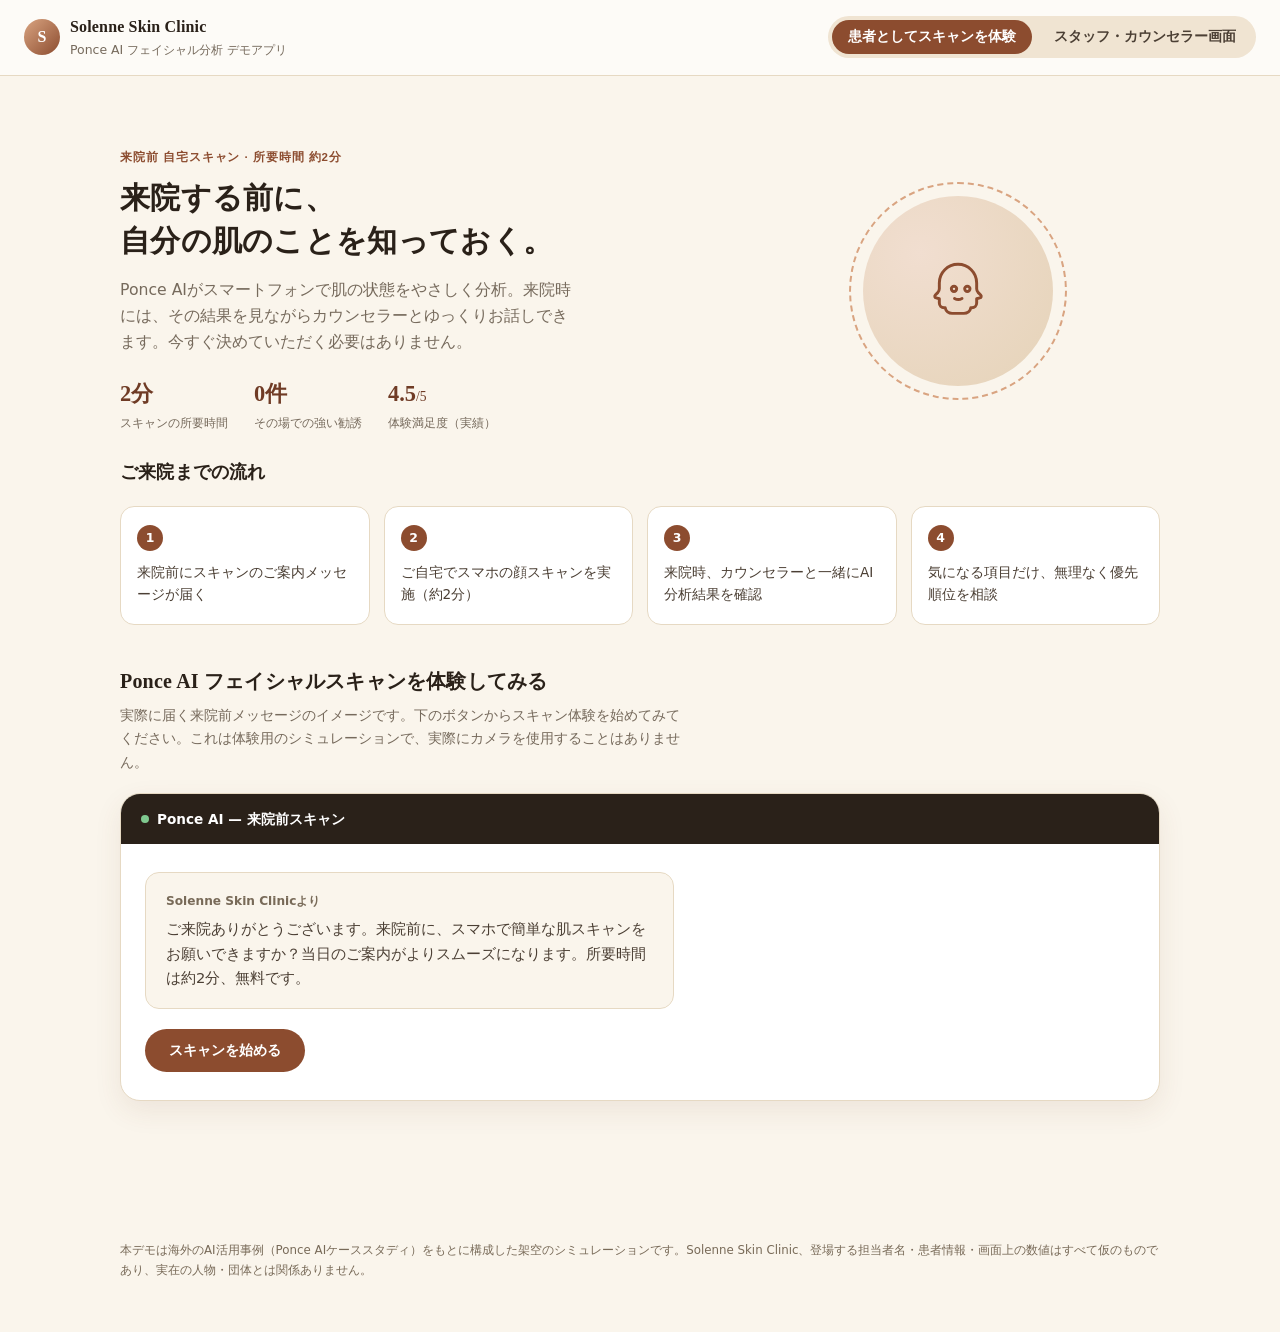
<file: apps/facial-ai-treatment-planner/index.html>
<!DOCTYPE html>
<html lang="ja">
<head>
<meta charset="UTF-8">
<meta name="viewport" content="width=device-width, initial-scale=1.0">
<title>Ponce AI フェイシャル分析デモ | Solenne Skin Clinic</title>
<link rel="stylesheet" href="styles.css">
</head>
<body>

<header class="topbar">
  <div class="brand">
    <span class="brand-mark">S</span>
    <div>
      <div class="brand-name">Solenne Skin Clinic</div>
      <div class="brand-sub">Ponce AI フェイシャル分析 デモアプリ</div>
    </div>
  </div>
  <nav class="persona-switch" role="tablist" aria-label="表示モード切替">
    <button class="tab active" data-persona="patient" role="tab" aria-selected="true">患者としてスキャンを体験</button>
    <button class="tab" data-persona="staff" role="tab" aria-selected="false">スタッフ・カウンセラー画面</button>
  </nav>
</header>

<main>
  <!-- ============ PERSONA A: PATIENT / PROSPECT VIEW ============ -->
  <section id="view-patient" class="view active">

    <section class="hero">
      <div class="hero-copy">
        <p class="eyebrow">来院前 自宅スキャン &middot; 所要時間 約2分</p>
        <h1>来院する前に、<br>自分の肌のことを知っておく。</h1>
        <p class="lede">Ponce AIがスマートフォンで肌の状態をやさしく分析。来院時には、その結果を見ながらカウンセラーとゆっくりお話しできます。今すぐ決めていただく必要はありません。</p>
        <div class="trust-row">
          <div class="trust-item"><span class="trust-num">2分</span><span class="trust-label">スキャンの所要時間</span></div>
          <div class="trust-item"><span class="trust-num">0件</span><span class="trust-label">その場での強い勧誘</span></div>
          <div class="trust-item"><span class="trust-num">4.5<span class="trust-unit">/5</span></span><span class="trust-label">体験満足度（実績）</span></div>
        </div>
      </div>
      <div class="hero-art" aria-hidden="true">
        <div class="scan-frame" id="heroFrame">
          <div class="scan-ring"></div>
          <svg viewBox="0 0 24 24" class="face-icon"><path d="M12 2a7 7 0 0 0-7 7v2.2c0 .5-.2 1-.6 1.4l-.9.9c-.4.4-.2 1 .3 1.1l1.2.3v1.6c0 1 .8 1.8 1.8 1.8h.4c.2 1.2 1.3 2.1 2.6 2.1h4.4c1.3 0 2.4-.9 2.6-2.1h.4c1 0 1.8-.8 1.8-1.8v-1.6l1.2-.3c.5-.1.7-.7.3-1.1l-.9-.9c-.4-.4-.6-.9-.6-1.4V9a7 7 0 0 0-7-7zm-2.5 9.2a1 1 0 1 1 2 0 1 1 0 0 1-2 0zm5 0a1 1 0 1 1 2 0 1 1 0 0 1-2 0zm-3.8 3.6c.9.5 1.9.5 2.8 0" fill="none" stroke="currentColor" stroke-width="1.1" stroke-linecap="round" stroke-linejoin="round"/></svg>
        </div>
      </div>
    </section>

    <section class="how-it-works" aria-label="ご利用の流れ">
      <h2>ご来院までの流れ</h2>
      <ol class="steps">
        <li><span class="step-num">1</span>来院前にスキャンのご案内メッセージが届く</li>
        <li><span class="step-num">2</span>ご自宅でスマホの顔スキャンを実施（約2分）</li>
        <li><span class="step-num">3</span>来院時、カウンセラーと一緒にAI分析結果を確認</li>
        <li><span class="step-num">4</span>気になる項目だけ、無理なく優先順位を相談</li>
      </ol>
    </section>

    <section class="demo-panel">
      <div class="demo-panel-head">
        <h2>Ponce AI フェイシャルスキャンを体験してみる</h2>
        <p>実際に届く来院前メッセージのイメージです。下のボタンからスキャン体験を始めてみてください。これは体験用のシミュレーションで、実際にカメラを使用することはありません。</p>
      </div>

      <div class="scan-widget">
        <div class="scan-widget-head">
          <span class="scan-dot"></span>
          <span>Ponce AI &mdash; 来院前スキャン</span>
        </div>

        <div id="scanStageIntro" class="scan-stage">
          <div class="pre-msg">
            <p class="pre-msg-label">Solenne Skin Clinicより</p>
            <p class="pre-msg-body">ご来院ありがとうございます。来院前に、スマホで簡単な肌スキャンをお願いできますか？当日のご案内がよりスムーズになります。所要時間は約2分、無料です。</p>
          </div>
          <button type="button" id="startScanBtn" class="btn-primary">スキャンを始める</button>
        </div>

        <div id="scanStageProgress" class="scan-stage hidden">
          <div class="scan-visual">
            <div class="scan-ring scan-ring-active"></div>
            <span class="scan-percent" id="scanPercent">0%</span>
          </div>
          <p class="scan-status" id="scanStatusText">画像を取得しています…</p>
        </div>

        <div id="scanStageResult" class="scan-stage hidden">
          <div class="result-intro">
            <p class="result-intro-label">スキャン結果</p>
            <p class="result-intro-body">お疲れさまでした。あなたの肌の状態を、AIがやさしく整理しました。数値は今の状態を知るための目安です。どれも「今すぐ対応が必要」という意味ではありません。</p>
          </div>

          <p class="metric-legend">スコアは高いほど良好な状態です。今すぐ対応が必要という意味ではありません。</p>
          <div class="metric-list" id="metricList" aria-label="肌測定結果"></div>

          <div class="suggest-block">
            <p class="suggest-head">AIからのご提案</p>
            <p class="suggest-sub">気になるものだけ「興味リストに追加」してください。今すぐ決めなくて大丈夫です。来院時にカウンセラーが詳しくご説明します。</p>
            <div class="suggest-list" id="suggestList"></div>
          </div>

          <div class="interest-summary" id="interestSummary">
            <span id="interestCount">興味リスト：0件</span>
            <button type="button" class="btn-secondary" id="consultBtn">来院時の相談について見る</button>
          </div>
          <p class="result-note" id="consultNote" hidden>興味リストの内容は、来院時にカウンセラーへ自動で共有されます。当日はこの内容をもとに、ご希望や不安な点をゆっくりお伺いしながら、無理のない範囲で優先順位をご一緒に考えます。</p>
          <button type="button" class="btn-text" id="resetScanBtn">もう一度スキャンを体験する</button>
        </div>
      </div>
    </section>
  </section>

  <!-- ============ PERSONA B: STAFF / COUNSELOR VIEW ============ -->
  <section id="view-staff" class="view">

    <nav class="subnav" role="tablist" aria-label="スタッフ画面ナビゲーション">
      <button class="subtab active" data-staffview="home" role="tab" aria-selected="true">ホーム</button>
      <button class="subtab" data-staffview="analysis" role="tab" aria-selected="false">分析</button>
      <button class="subtab" data-staffview="settings" role="tab" aria-selected="false">設定</button>
      <button class="subtab" data-staffview="pricing" role="tab" aria-selected="false">料金シミュレーター</button>
    </nav>

    <!-- ---- Staff: Home / Dashboard ---- -->
    <section id="staff-home" class="staffview active">
      <div class="staff-head">
        <div>
          <p class="eyebrow">スタッフ向けダッシュボード</p>
          <h1>Ponce AI 導入後の実績サマリー</h1>
          <p class="lede">45日間の実績データです。商談の場でそのままご覧いただけます。</p>
        </div>
        <div class="staff-refresh">最終更新：たった今</div>
      </div>

      <section class="stat-grid">
        <div class="stat-tile">
          <span class="stat-label">患者単価（45日間）</span>
          <span class="stat-value">+33<span class="stat-unit">%</span></span>
          <span class="stat-delta up">33名の患者で +$15,729</span>
        </div>
        <div class="stat-tile">
          <span class="stat-label">創出されたリード</span>
          <span class="stat-value">約150<span class="stat-unit">件</span></span>
          <span class="stat-delta">1人あたり平均 約6件</span>
        </div>
        <div class="stat-tile">
          <span class="stat-label">AI提案の興味リスト保存率</span>
          <span class="stat-value">61<span class="stat-unit">%</span></span>
          <span class="stat-delta">提案の半数以上が保存</span>
        </div>
        <div class="stat-tile">
          <span class="stat-label">患者体験満足度</span>
          <span class="stat-value">4.5<span class="stat-unit">/5</span></span>
          <span class="stat-delta up">導入後アンケート</span>
        </div>
      </section>

      <section class="staff-columns">
        <div class="panel">
          <div class="panel-head">
            <h2>患者単価の推移（45日間）</h2>
            <span class="panel-note">導入前 平均 &rarr; 導入後 平均</span>
          </div>
          <div class="compare-chart" id="spendChart"></div>
          <p class="chart-foot"><button type="button" class="link-btn" data-jump-staffview="analysis">保存率・満足度など詳しい分析を見る →</button></p>
        </div>

        <div class="panel">
          <div class="panel-head">
            <h2>本日の来院前スキャン状況</h2>
            <span class="panel-note">来院時にプロバイダーが結果を開いてご案内</span>
          </div>
          <ul class="scan-status-list" id="scanStatusListStaff"></ul>
        </div>
      </section>
    </section>

    <!-- ---- Staff: Analysis ---- -->
    <section id="staff-analysis" class="staffview">
      <div class="staff-head">
        <div>
          <p class="eyebrow">Before / After 分析</p>
          <h1>導入前後の変化を見る</h1>
          <p class="lede">米国・カリフォルニア州の美容クリニックにおけるPonce AI導入事例の45日間の実績データをもとにしています。</p>
        </div>
      </div>

      <section class="staff-columns">
        <div class="panel">
          <div class="panel-head">
            <h2>45日間の実績サマリー</h2>
            <span class="panel-note">患者単価の推移はホーム画面のグラフをご参照ください</span>
          </div>
          <ul class="recap-list">
            <li><span class="recap-num">33名</span><span class="recap-label">対象患者数</span></li>
            <li><span class="recap-num">+$15,729</span><span class="recap-label">増分売上（合計）</span></li>
            <li><span class="recap-num">+33%</span><span class="recap-label">患者単価の変化（45日間）</span></li>
            <li><span class="recap-num">+56%</span><span class="recap-label">購買額の押し上げ予測（12カ月換算）</span></li>
          </ul>
        </div>

        <div class="panel">
          <div class="panel-head">
            <h2>AI提案の興味リスト保存率</h2>
            <span class="panel-note">提案された施術のうち、患者が保存した割合</span>
          </div>
          <div class="donut-wrap">
            <svg viewBox="0 0 120 120" class="donut" aria-label="興味リスト保存率 61%">
              <circle cx="60" cy="60" r="50" class="donut-track"></circle>
              <circle cx="60" cy="60" r="50" class="donut-fill" id="donutFill"></circle>
              <text x="60" y="66" text-anchor="middle" class="donut-text">61%</text>
            </svg>
            <div class="donut-caption">
              <p>1人あたり平均 <strong>約6件</strong>の新規施術に興味を表明</p>
              <p>合計 <strong>約150件</strong>のリードを創出</p>
            </div>
          </div>
        </div>
      </section>

      <section class="panel">
        <div class="panel-head">
          <h2>満足度</h2>
          <span class="panel-note">導入後アンケート（5点満点）</span>
        </div>
        <div class="satisfaction-row">
          <span class="satisfaction-score">4.5</span>
          <div class="satisfaction-stars" aria-hidden="true">★★★★★</div>
          <p class="satisfaction-note">「来院前に自分の肌を知れて安心できた」という声が多く見られました。</p>
        </div>
      </section>
    </section>

    <!-- ---- Staff: Settings ---- -->
    <section id="staff-settings" class="staffview">
      <div class="staff-head">
        <div>
          <p class="eyebrow">設定</p>
          <h1>通知・連携・担当者</h1>
          <p class="lede">見た目の動作確認用です。実際の保存処理は行われません。</p>
        </div>
      </div>

      <section class="panel">
        <div class="panel-head"><h2>通知設定</h2></div>
        <div class="settings-rows">
          <label class="toggle-row">
            <span>来院前スキャンのリマインドを自動送信する</span>
            <span class="switch"><input type="checkbox" checked><span class="slider"></span></span>
          </label>
          <label class="toggle-row">
            <span>スキャン完了をスタッフに通知する</span>
            <span class="switch"><input type="checkbox" checked><span class="slider"></span></span>
          </label>
          <label class="toggle-row">
            <span>来院後に満足度アンケートを送付する</span>
            <span class="switch"><input type="checkbox" checked><span class="slider"></span></span>
          </label>
          <label class="toggle-row">
            <span>AI提案を保存した患者にフォローメッセージを送る</span>
            <span class="switch"><input type="checkbox"><span class="slider"></span></span>
          </label>
        </div>
      </section>

      <section class="panel">
        <div class="panel-head"><h2>連携サービス</h2></div>
        <div class="integration-rows">
          <div class="integration-row">
            <div>
              <p class="integration-name">Ponce AI（フェイシャル分析）</p>
              <p class="integration-desc">来院前スキャンとAI提案の生成</p>
            </div>
            <span class="status-pill ok">連携済み</span>
          </div>
          <div class="integration-row">
            <div>
              <p class="integration-name">NexTech PM（患者管理システム）</p>
              <p class="integration-desc">分析結果とカルテ・予約情報を同期</p>
            </div>
            <span class="status-pill ok">連携済み</span>
          </div>
          <div class="integration-row" id="calendarRow">
            <div>
              <p class="integration-name">カレンダー連携</p>
              <p class="integration-desc">来院予定と自動リマインド送信を同期</p>
            </div>
            <button type="button" class="connect-btn" id="connectCalendarBtn">接続する</button>
          </div>
        </div>
      </section>

      <section class="panel">
        <div class="panel-head"><h2>担当者設定</h2></div>
        <p class="panel-note settings-hint">AI分析結果のレビュー担当を選択してください（複数選択可）</p>
        <div class="settings-rows">
          <label class="toggle-row simple">
            <input type="checkbox" checked>
            <span>川口 美咲（チーフカウンセラー）</span>
          </label>
          <label class="toggle-row simple">
            <input type="checkbox" checked>
            <span>中田 玲奈（カウンセラー）</span>
          </label>
          <label class="toggle-row simple">
            <input type="checkbox">
            <span>藤原 恵（カウンセラー・研修中）</span>
          </label>
        </div>
      </section>
    </section>

    <!-- ---- Staff: Pricing simulator ---- -->
    <section id="staff-pricing" class="staffview">
      <div class="staff-head">
        <div>
          <p class="eyebrow">料金シミュレーター</p>
          <h1>導入効果を概算してみる</h1>
          <p class="lede">貴院の月間来院患者数と平均患者単価を入力すると、実績データに基づく概算の増収イメージを計算します。</p>
        </div>
      </div>

      <section class="panel simulator-panel">
        <div class="simulator-inputs">
          <label class="sim-field">
            <span>月間の来院患者数</span>
            <input type="range" id="simPatients" min="10" max="300" step="5" value="60">
            <span class="sim-value" id="simPatientsVal">60名 / 月</span>
          </label>
          <label class="sim-field">
            <span>現在の平均患者単価</span>
            <input type="range" id="simSpend" min="100" max="3000" step="10" value="300">
            <span class="sim-value" id="simSpendVal">$300</span>
          </label>
        </div>

        <div class="simulator-outputs">
          <div class="sim-output-tile">
            <span class="sim-output-label">月間の増収イメージ</span>
            <span class="sim-output-value" id="simMonthly">$0</span>
            <span class="sim-output-note">45日間実績の患者単価 +33% を基に算出</span>
          </div>
          <div class="sim-output-tile highlight">
            <span class="sim-output-label">年間の増収イメージ</span>
            <span class="sim-output-value" id="simAnnual">$0</span>
            <span class="sim-output-note">12カ月換算の購買額押し上げ予測 +56% を基に算出</span>
          </div>
        </div>
        <p class="sim-disclaimer">本シミュレーションはPonce AI導入事例（米国・カリフォルニア州の美容クリニック、45日間の実績）を基にした概算です。効果を保証するものではなく、実際の結果は貴院の状況により異なります。</p>
      </section>
    </section>

  </section>
</main>

<footer class="site-footer">
  <p>本デモは海外のAI活用事例（Ponce AIケーススタディ）をもとに構成した架空のシミュレーションです。Solenne Skin Clinic、登場する担当者名・患者情報・画面上の数値はすべて仮のものであり、実在の人物・団体とは関係ありません。</p>
</footer>

<script src="app.js"></script>
</body>
</html>
</file>
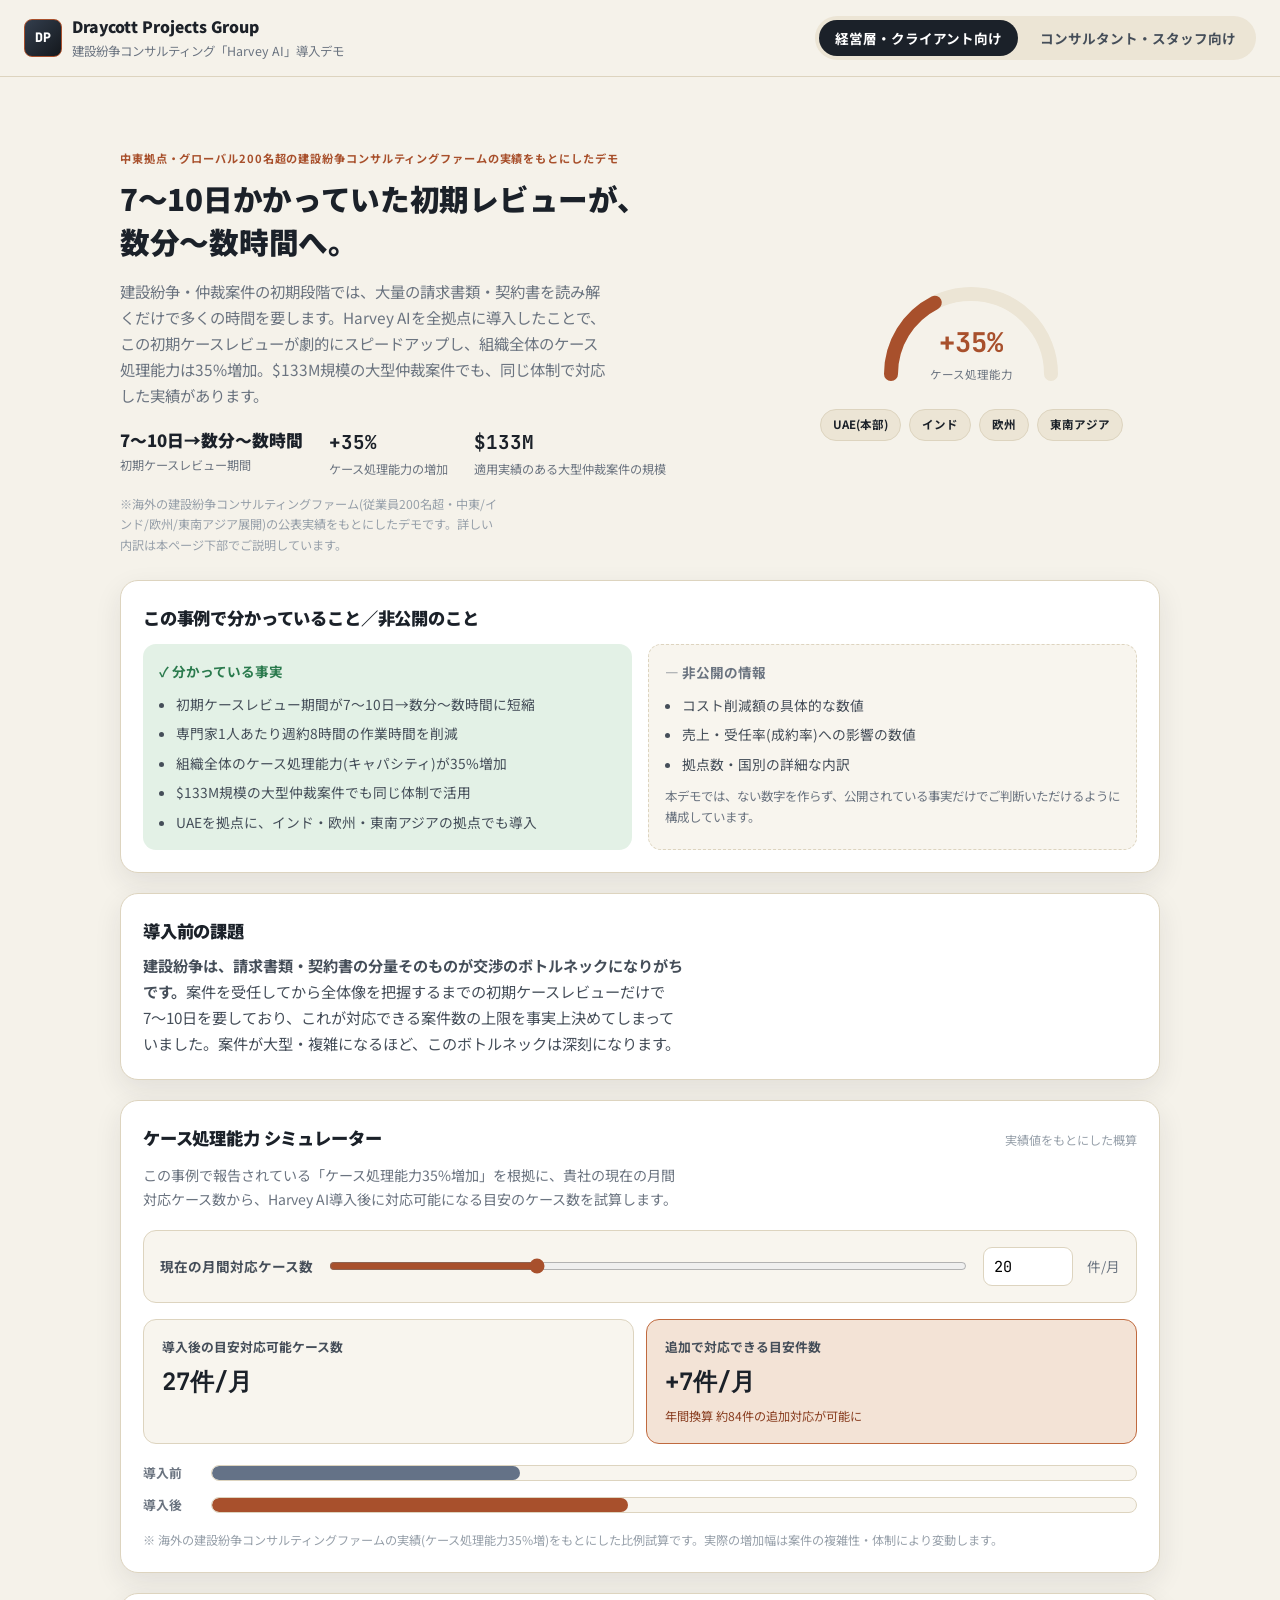
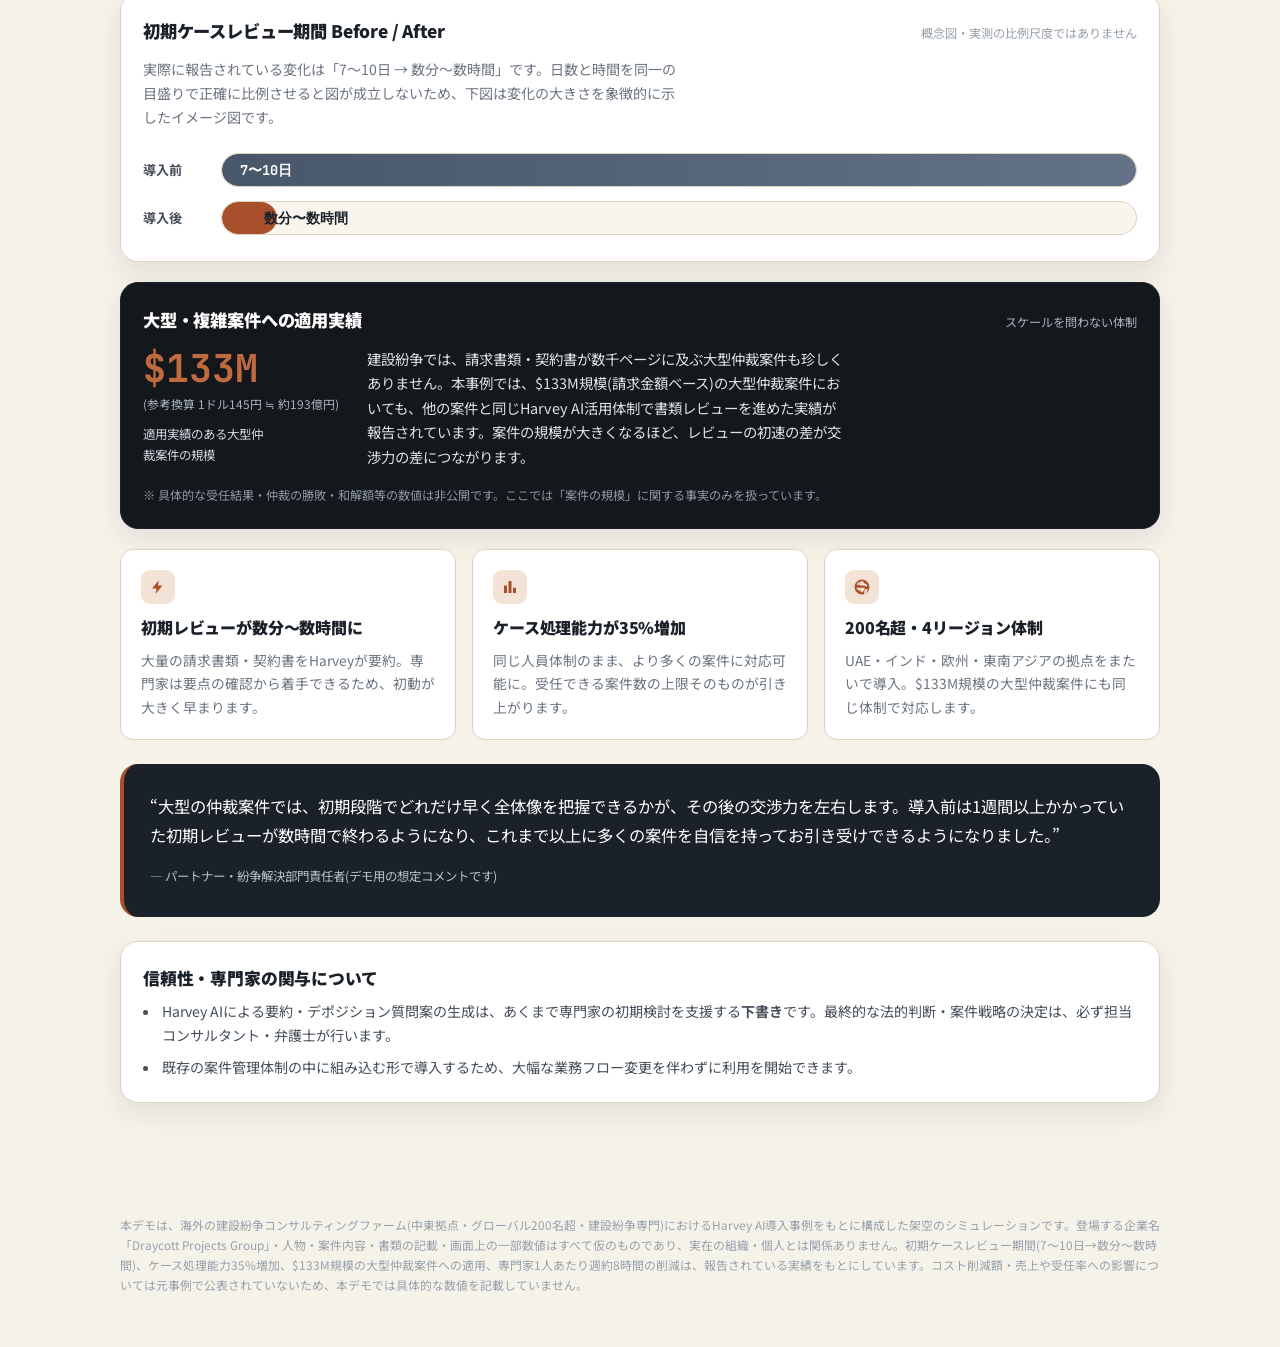
<file: apps/harvey-ai-dispute-case-review/index.html>
<!DOCTYPE html>
<html lang="ja">
<head>
<meta charset="UTF-8">
<meta name="viewport" content="width=device-width, initial-scale=1.0">
<title>Harvey AI 導入デモ | Draycott Projects Group</title>
<link rel="preconnect" href="https://fonts.googleapis.com">
<link rel="preconnect" href="https://fonts.gstatic.com" crossorigin>
<link href="https://fonts.googleapis.com/css2?family=Noto+Sans+JP:wght@400;500;700;900&family=JetBrains+Mono:wght@500;700&display=swap" rel="stylesheet">
<link rel="stylesheet" href="styles.css">
</head>
<body>

<header class="topbar">
  <div class="brand">
    <span class="brand-mark">DP</span>
    <div>
      <div class="brand-name">Draycott Projects Group</div>
      <div class="brand-sub">建設紛争コンサルティング「Harvey AI」導入デモ</div>
    </div>
  </div>
  <nav class="persona-switch" role="tablist" aria-label="表示モード切替">
    <button class="tab active" data-persona="director" role="tab" aria-selected="true">経営層・クライアント向け</button>
    <button class="tab" data-persona="staff" role="tab" aria-selected="false">コンサルタント・スタッフ向け</button>
  </nav>
</header>

<main>
  <!-- ============ PERSONA A: CLIENT / MANAGEMENT VIEW ============ -->
  <section id="view-director" class="view active">

    <section class="hero">
      <div class="hero-copy">
        <p class="eyebrow">中東拠点・グローバル200名超の建設紛争コンサルティングファームの実績をもとにしたデモ</p>
        <h1>7〜10日かかっていた初期レビューが、<br>数分〜数時間へ。</h1>
        <p class="lede">建設紛争・仲裁案件の初期段階では、大量の請求書類・契約書を読み解くだけで多くの時間を要します。Harvey AIを全拠点に導入したことで、この初期ケースレビューが劇的にスピードアップし、組織全体のケース処理能力は35%増加。$133M規模の大型仲裁案件でも、同じ体制で対応した実績があります。</p>
        <div class="trust-row">
          <div class="trust-item"><span class="trust-num trust-num-text">7〜10日→数分〜数時間</span><span class="trust-label">初期ケースレビュー期間</span></div>
          <div class="trust-item"><span class="trust-num">+35%</span><span class="trust-label">ケース処理能力の増加</span></div>
          <div class="trust-item"><span class="trust-num">$133M</span><span class="trust-label">適用実績のある大型仲裁案件の規模</span></div>
        </div>
        <p class="hero-source-note">※海外の建設紛争コンサルティングファーム(従業員200名超・中東/インド/欧州/東南アジア展開)の公表実績をもとにしたデモです。詳しい内訳は本ページ下部でご説明しています。</p>
      </div>
      <div class="hero-art" aria-hidden="true">
        <div class="gauge-frame">
          <svg viewBox="0 0 200 120" class="gauge-svg">
            <path d="M20,110 A80,80 0 0 1 180,110" fill="none" stroke="var(--stone-100)" stroke-width="14" stroke-linecap="round"></path>
            <path d="M20,110 A80,80 0 0 1 180,110" fill="none" stroke="var(--rust-600)" stroke-width="14" stroke-linecap="round" stroke-dasharray="251.2" stroke-dashoffset="163.3" class="gauge-arc"></path>
          </svg>
          <div class="gauge-label">
            <span class="gauge-num">+35%</span>
            <span class="gauge-sub">ケース処理能力</span>
          </div>
        </div>
        <div class="region-strip" aria-label="導入拠点">
          <span class="region-pill">UAE(本部)</span>
          <span class="region-pill">インド</span>
          <span class="region-pill">欧州</span>
          <span class="region-pill">東南アジア</span>
        </div>
      </div>
    </section>

    <section class="panel known-panel">
      <div class="panel-head">
        <h2>この事例で分かっていること／非公開のこと</h2>
      </div>
      <div class="known-grid">
        <div class="known-col known-yes">
          <span class="known-col-title">✓ 分かっている事実</span>
          <ul>
            <li>初期ケースレビュー期間が7〜10日→数分〜数時間に短縮</li>
            <li>専門家1人あたり週約8時間の作業時間を削減</li>
            <li>組織全体のケース処理能力(キャパシティ)が35%増加</li>
            <li>$133M規模の大型仲裁案件でも同じ体制で活用</li>
            <li>UAEを拠点に、インド・欧州・東南アジアの拠点でも導入</li>
          </ul>
        </div>
        <div class="known-col known-no">
          <span class="known-col-title">— 非公開の情報</span>
          <ul>
            <li>コスト削減額の具体的な数値</li>
            <li>売上・受任率(成約率)への影響の数値</li>
            <li>拠点数・国別の詳細な内訳</li>
          </ul>
          <p class="known-note">本デモでは、ない数字を作らず、公開されている事実だけでご判断いただけるように構成しています。</p>
        </div>
      </div>
    </section>

    <section class="panel challenge-panel">
      <h2>導入前の課題</h2>
      <p><strong>建設紛争は、請求書類・契約書の分量そのものが交渉のボトルネックになりがちです。</strong>案件を受任してから全体像を把握するまでの初期ケースレビューだけで7〜10日を要しており、これが対応できる案件数の上限を事実上決めてしまっていました。案件が大型・複雑になるほど、このボトルネックは深刻になります。</p>
    </section>

    <section class="panel capacity-sim">
      <div class="panel-head">
        <h2>ケース処理能力 シミュレーター</h2>
        <span class="panel-note">実績値をもとにした概算</span>
      </div>
      <p class="sim-desc">この事例で報告されている「ケース処理能力35%増加」を根拠に、貴社の現在の月間対応ケース数から、Harvey AI導入後に対応可能になる目安のケース数を試算します。</p>
      <div class="sim-controls">
        <label for="caseInput">現在の月間対応ケース数</label>
        <input type="range" id="caseRange" min="1" max="60" value="20" step="1">
        <input type="number" id="caseInput" min="1" max="300" value="20">
        <span class="sim-unit">件/月</span>
      </div>
      <div class="sim-result-grid">
        <div class="sim-result">
          <span class="sim-result-label">導入後の目安対応可能ケース数</span>
          <span class="sim-result-value" id="simNewCapacity">27件/月</span>
        </div>
        <div class="sim-result sim-result-accent">
          <span class="sim-result-label">追加で対応できる目安件数</span>
          <span class="sim-result-value" id="simAdditional">+7件/月</span>
          <span class="sim-result-sub" id="simAnnual">年間換算 約84件の追加対応が可能に</span>
        </div>
      </div>
      <div class="sim-bar-compare" aria-hidden="true">
        <div class="sim-bar-row">
          <span class="sim-bar-label">導入前</span>
          <div class="sim-bar-track"><div class="sim-bar-fill before" id="simBarBefore"></div></div>
        </div>
        <div class="sim-bar-row">
          <span class="sim-bar-label">導入後</span>
          <div class="sim-bar-track"><div class="sim-bar-fill after" id="simBarAfter"></div></div>
        </div>
      </div>
      <p class="sim-caveat">※ 海外の建設紛争コンサルティングファームの実績(ケース処理能力35%増)をもとにした比例試算です。実際の増加幅は案件の複雑性・体制により変動します。</p>
    </section>

    <section class="panel review-timeline">
      <div class="panel-head">
        <h2>初期ケースレビュー期間 Before / After</h2>
        <span class="panel-note">概念図・実測の比例尺度ではありません</span>
      </div>
      <p class="sim-desc">実際に報告されている変化は「7〜10日 → 数分〜数時間」です。日数と時間を同一の目盛りで正確に比例させると図が成立しないため、下図は変化の大きさを象徴的に示したイメージ図です。</p>
      <div class="timeline-track-wrap">
        <div class="timeline-row">
          <span class="timeline-row-label">導入前</span>
          <div class="timeline-track before-track">
            <span class="timeline-fill before-fill"></span>
            <span class="timeline-value">7〜10日</span>
          </div>
        </div>
        <div class="timeline-row">
          <span class="timeline-row-label">導入後</span>
          <div class="timeline-track after-track">
            <span class="timeline-fill after-fill"></span>
            <span class="timeline-value after-value">数分〜数時間</span>
          </div>
        </div>
      </div>
    </section>

    <section class="panel arbitration-panel">
      <div class="panel-head">
        <h2>大型・複雑案件への適用実績</h2>
        <span class="panel-note">スケールを問わない体制</span>
      </div>
      <div class="arbitration-layout">
        <div class="arbitration-stat">
          <span class="arbitration-num">$133M</span>
          <span class="arbitration-jpy">(参考換算 1ドル145円 ≒ 約193億円)</span>
          <span class="arbitration-label">適用実績のある大型仲裁案件の規模</span>
        </div>
        <p class="arbitration-desc">建設紛争では、請求書類・契約書が数千ページに及ぶ大型仲裁案件も珍しくありません。本事例では、$133M規模(請求金額ベース)の大型仲裁案件においても、他の案件と同じHarvey AI活用体制で書類レビューを進めた実績が報告されています。案件の規模が大きくなるほど、レビューの初速の差が交渉力の差につながります。</p>
      </div>
      <p class="arbitration-note">※ 具体的な受任結果・仲裁の勝敗・和解額等の数値は非公開です。ここでは「案件の規模」に関する事実のみを扱っています。</p>
    </section>

    <section class="outcomes-grid">
      <div class="outcome-card">
        <span class="outcome-icon" aria-hidden="true">
          <svg viewBox="0 0 24 24"><path d="M13 3L4 14h6l-1 7 9-11h-6l1-7z"/></svg>
        </span>
        <h3>初期レビューが数分〜数時間に</h3>
        <p>大量の請求書類・契約書をHarveyが要約。専門家は要点の確認から着手できるため、初動が大きく早まります。</p>
      </div>
      <div class="outcome-card">
        <span class="outcome-icon" aria-hidden="true">
          <svg viewBox="0 0 24 24"><path d="M4 20V10h4v10H4zm6 0V4h4v16h-4zm6 0v-7h4v7h-4z"/></svg>
        </span>
        <h3>ケース処理能力が35%増加</h3>
        <p>同じ人員体制のまま、より多くの案件に対応可能に。受任できる案件数の上限そのものが引き上がります。</p>
      </div>
      <div class="outcome-card">
        <span class="outcome-icon" aria-hidden="true">
          <svg viewBox="0 0 24 24"><path d="M12 2a10 10 0 100 20 10 10 0 000-20zm0 2c1.5 0 2.9 2.5 3.6 6H8.4c.7-3.5 2.1-6 3.6-6zM4.3 13h4.1c.1 1.7.4 3.2.9 4.4A8 8 0 014.3 13zm0-2a8 8 0 015-6.4c-.5 1.2-.8 2.7-.9 4.4H4.3v2zm10.4 8.4c.5-1.2.8-2.7.9-4.4h4.1a8 8 0 01-5 6.4zM15.6 11c-.1-1.7-.4-3.2-.9-4.4a8 8 0 015 4.4h-4.1zM8.4 13h7.2c-.7 3.5-2.1 6-3.6 6s-2.9-2.5-3.6-6z"/></svg>
        </span>
        <h3>200名超・4リージョン体制</h3>
        <p>UAE・インド・欧州・東南アジアの拠点をまたいで導入。$133M規模の大型仲裁案件にも同じ体制で対応します。</p>
      </div>
    </section>

    <section class="quote-panel">
      <blockquote>
        “大型の仲裁案件では、初期段階でどれだけ早く全体像を把握できるかが、その後の交渉力を左右します。導入前は1週間以上かかっていた初期レビューが数時間で終わるようになり、これまで以上に多くの案件を自信を持ってお引き受けできるようになりました。”
      </blockquote>
      <span class="quote-attr">— パートナー・紛争解決部門責任者(デモ用の想定コメントです)</span>
    </section>

    <section class="panel safety-panel">
      <h2>信頼性・専門家の関与について</h2>
      <ul class="safety-list">
        <li>Harvey AIによる要約・デポジション質問案の生成は、あくまで専門家の初期検討を支援する<strong>下書き</strong>です。最終的な法的判断・案件戦略の決定は、必ず担当コンサルタント・弁護士が行います。</li>
        <li>既存の案件管理体制の中に組み込む形で導入するため、大幅な業務フロー変更を伴わずに利用を開始できます。</li>
      </ul>
    </section>
  </section>

  <!-- ============ PERSONA B: CONSULTANT / STAFF VIEW ============ -->
  <section id="view-staff" class="view">

    <section class="staff-head">
      <div>
        <p class="eyebrow">現場コンサルタント・スタッフ向けプロダクト体験</p>
        <h1>分厚い請求書類・契約書の山が、要約と質問案に変わるまで</h1>
        <p class="lede">大量の請求書類・契約書を1件ずつ読み込む作業は、大きな負担でした。Harveyにアップロードすると、要点の要約とデポジション(証言録取)質問案のたたき台が自動で用意されます。最終確認は必ず専門家が行うので、精度への不安もそのまま解消しやすくなっています。下の画面を実際に操作して体験してみてください。</p>
      </div>
    </section>

    <nav class="screen-switch" role="tablist" aria-label="画面切替">
      <button class="screen-tab active" data-screen="home" role="tab" aria-selected="true">ホーム</button>
      <button class="screen-tab" data-screen="review" role="tab" aria-selected="false">ケースレビュー</button>
      <button class="screen-tab" data-screen="settings" role="tab" aria-selected="false">設定</button>
    </nav>

    <!-- ---- STAFF: HOME ---- -->
    <section id="staff-home" class="staff-screen active">
      <div class="stat-grid">
        <div class="stat-tile">
          <span class="stat-label">AI要約待ちの書類</span>
          <span class="stat-value" id="statPending">4<span class="stat-unit">件</span></span>
          <span class="stat-delta">アップロードするとすぐ解析されます</span>
        </div>
        <div class="stat-tile">
          <span class="stat-label">専門家レビュー待ちの質問案</span>
          <span class="stat-value" id="statReview">2<span class="stat-unit">件</span></span>
          <span class="stat-delta">デポジション質問案のご確認をお願いしています</span>
        </div>
        <div class="stat-tile">
          <span class="stat-label">対応完了ケース(今月)</span>
          <span class="stat-value" id="statDone">9<span class="stat-unit">件</span></span>
          <span class="stat-delta up">処理能力35%増の体制で対応中</span>
        </div>
      </div>

      <div class="panel">
        <div class="panel-head">
          <h2>この画面で変わること</h2>
          <span class="panel-note">コンサルタント・スタッフの皆さまへ</span>
        </div>
        <ol class="steps-vertical">
          <li><span class="step-num">1</span><div><strong>請求書類・契約書をアップロード</strong>する — スキャンした書類一式を、この画面から取り込みます。</div></li>
          <li><span class="step-num">2</span><div><strong>Harveyが要約と質問案を自動生成</strong>する — 数分〜数時間ほどで、要点とデポジション質問案の下書きが出そろいます。</div></li>
          <li><span class="step-num">3</span><div><strong>専門家がレビュー</strong>する — 最終判断・確定は必ず担当コンサルタント・弁護士が行います。皆さまは進捗を確認するだけでOKです。</div></li>
          <li><span class="step-num">4</span><div><strong>クライアントへ初期報告</strong>する — 確定した要点をもとに、初期報告メモをすぐにご案内できます。</div></li>
        </ol>
      </div>
    </section>

    <!-- ---- STAFF: CASE REVIEW ---- -->
    <section id="staff-review" class="staff-screen">
      <div class="panel">
        <div class="panel-head">
          <h2>案件を選ぶ</h2>
          <span class="panel-note">デモ用の仮想案件です</span>
        </div>
        <div class="case-picker" id="casePicker">
          <button type="button" class="case-btn active" data-case="a">案件A：遅延損害請求</button>
          <button type="button" class="case-btn" data-case="b">案件B：契約変更紛争</button>
          <button type="button" class="case-btn" data-case="c">案件C：$133M規模の大型仲裁案件</button>
        </div>
      </div>

      <div class="review-layout">
        <div class="panel docs-panel">
          <div class="panel-head">
            <h2>請求書類・契約書</h2>
            <span class="panel-note" id="docsStatus">未アップロード</span>
          </div>
          <div class="docs-frame" id="docsFrame">
            <div class="docs-placeholder" id="docsPlaceholder">
              <svg viewBox="0 0 24 24" class="upload-icon"><path d="M12 3l5 5h-3v6h-4V8H7l5-5zM5 19h14v2H5v-2z"/></svg>
              <p id="docsCountText">まだ書類がアップロードされていません</p>
              <button type="button" class="btn-primary" id="uploadBtn">書類をアップロード</button>
            </div>
            <div class="docs-view" id="docsView" hidden>
              <div class="doc-stack" id="docStack" aria-hidden="true"></div>
              <p class="docs-summary-line" id="docsSummaryLine"></p>
              <button type="button" class="btn-secondary" id="analyzeBtn">Harveyで要約・質問案を生成</button>
            </div>
          </div>
        </div>

        <div class="panel findings-panel">
          <div class="panel-head">
            <h2>Harveyの出力（下書き）</h2>
            <span class="panel-note">最終確認は専門家が行います</span>
          </div>
          <p class="reassure-note">契約条項や専門用語が並びますが、覚える必要はありません。Harveyが生成するのはあくまで下書きです。要約・質問案の内容は、必ず担当コンサルタント・弁護士が確認してから確定するため、そのまま外部に出ることはありません。</p>

          <h3 class="findings-subhead">要約ポイント</h3>
          <ul class="findings-list" id="summaryList">
            <li class="findings-empty">書類をアップロードし「Harveyで要約・質問案を生成」を押すと、ここに要点が表示されます。</li>
          </ul>

          <h3 class="findings-subhead">デポジション質問案</h3>
          <ul class="findings-list" id="questionsList"></ul>

          <div class="review-row" id="reviewRow" hidden>
            <button type="button" class="btn-secondary" id="reviewBtn">専門家レビュー完了としてマーク（デモ）</button>
            <span class="review-status" id="reviewStatus"></span>
          </div>

          <div class="patient-note" id="memoNote" hidden>
            <div class="panel-head">
              <h3>クライアント向け初期報告メモ（確定済み）</h3>
            </div>
            <p id="memoNoteText"></p>
            <button type="button" class="btn-ghost" id="copyNoteBtn">このメモをコピー</button>
            <span class="copy-feedback" id="copyFeedback"></span>
          </div>
        </div>
      </div>
    </section>

    <!-- ---- STAFF: SETTINGS ---- -->
    <section id="staff-settings" class="staff-screen">
      <div class="panel">
        <div class="panel-head">
          <h2>拠点別 Harvey導入状況</h2>
          <span class="panel-note">見た目の操作のみ（デモ）</span>
        </div>
        <p class="reassure-note">通常はグループ本部・拠点責任者が設定する画面です。現場コンサルタントの皆さまが日常的に触れる場面は多くありません。</p>
        <div class="table-wrap">
          <table class="settings-table">
            <thead>
              <tr><th>拠点</th><th>Harvey連携</th><th>案件管理システム連携</th><th>状態</th></tr>
            </thead>
            <tbody id="regionSettingsBody"></tbody>
          </table>
        </div>
      </div>

      <div class="panel">
        <div class="panel-head">
          <h2>通知設定</h2>
          <span class="panel-note">コンサルタント・スタッフ向け</span>
        </div>
        <ul class="toggle-list">
          <li>
            <div><strong>AI要約完了時に通知</strong><span class="toggle-desc">要約・質問案の下書きが出そろったタイミングでお知らせします</span></div>
            <label class="switch"><input type="checkbox" checked id="toggleFindings"><span class="slider"></span></label>
          </li>
          <li>
            <div><strong>専門家レビュー完了を通知</strong><span class="toggle-desc">クライアントへの初期報告準備が整ったらお知らせします</span></div>
            <label class="switch"><input type="checkbox" checked id="toggleReview"><span class="slider"></span></label>
          </li>
          <li>
            <div><strong>大型案件（請求額$50M相当以上）を優先表示</strong><span class="toggle-desc">大型仲裁案件を見逃さないよう、キューの上位に表示します</span></div>
            <label class="switch"><input type="checkbox" checked id="toggleLarge"><span class="slider"></span></label>
          </li>
        </ul>
      </div>
    </section>
  </section>
</main>

<footer class="site-footer">
  <p>本デモは、海外の建設紛争コンサルティングファーム(中東拠点・グローバル200名超・建設紛争専門)におけるHarvey AI導入事例をもとに構成した架空のシミュレーションです。登場する企業名「Draycott Projects Group」・人物・案件内容・書類の記載・画面上の一部数値はすべて仮のものであり、実在の組織・個人とは関係ありません。初期ケースレビュー期間(7〜10日→数分〜数時間)、ケース処理能力35%増加、$133M規模の大型仲裁案件への適用、専門家1人あたり週約8時間の削減は、報告されている実績をもとにしています。コスト削減額・売上や受任率への影響については元事例で公表されていないため、本デモでは具体的な数値を記載していません。</p>
</footer>

<script src="app.js"></script>
</body>
</html>
</file>
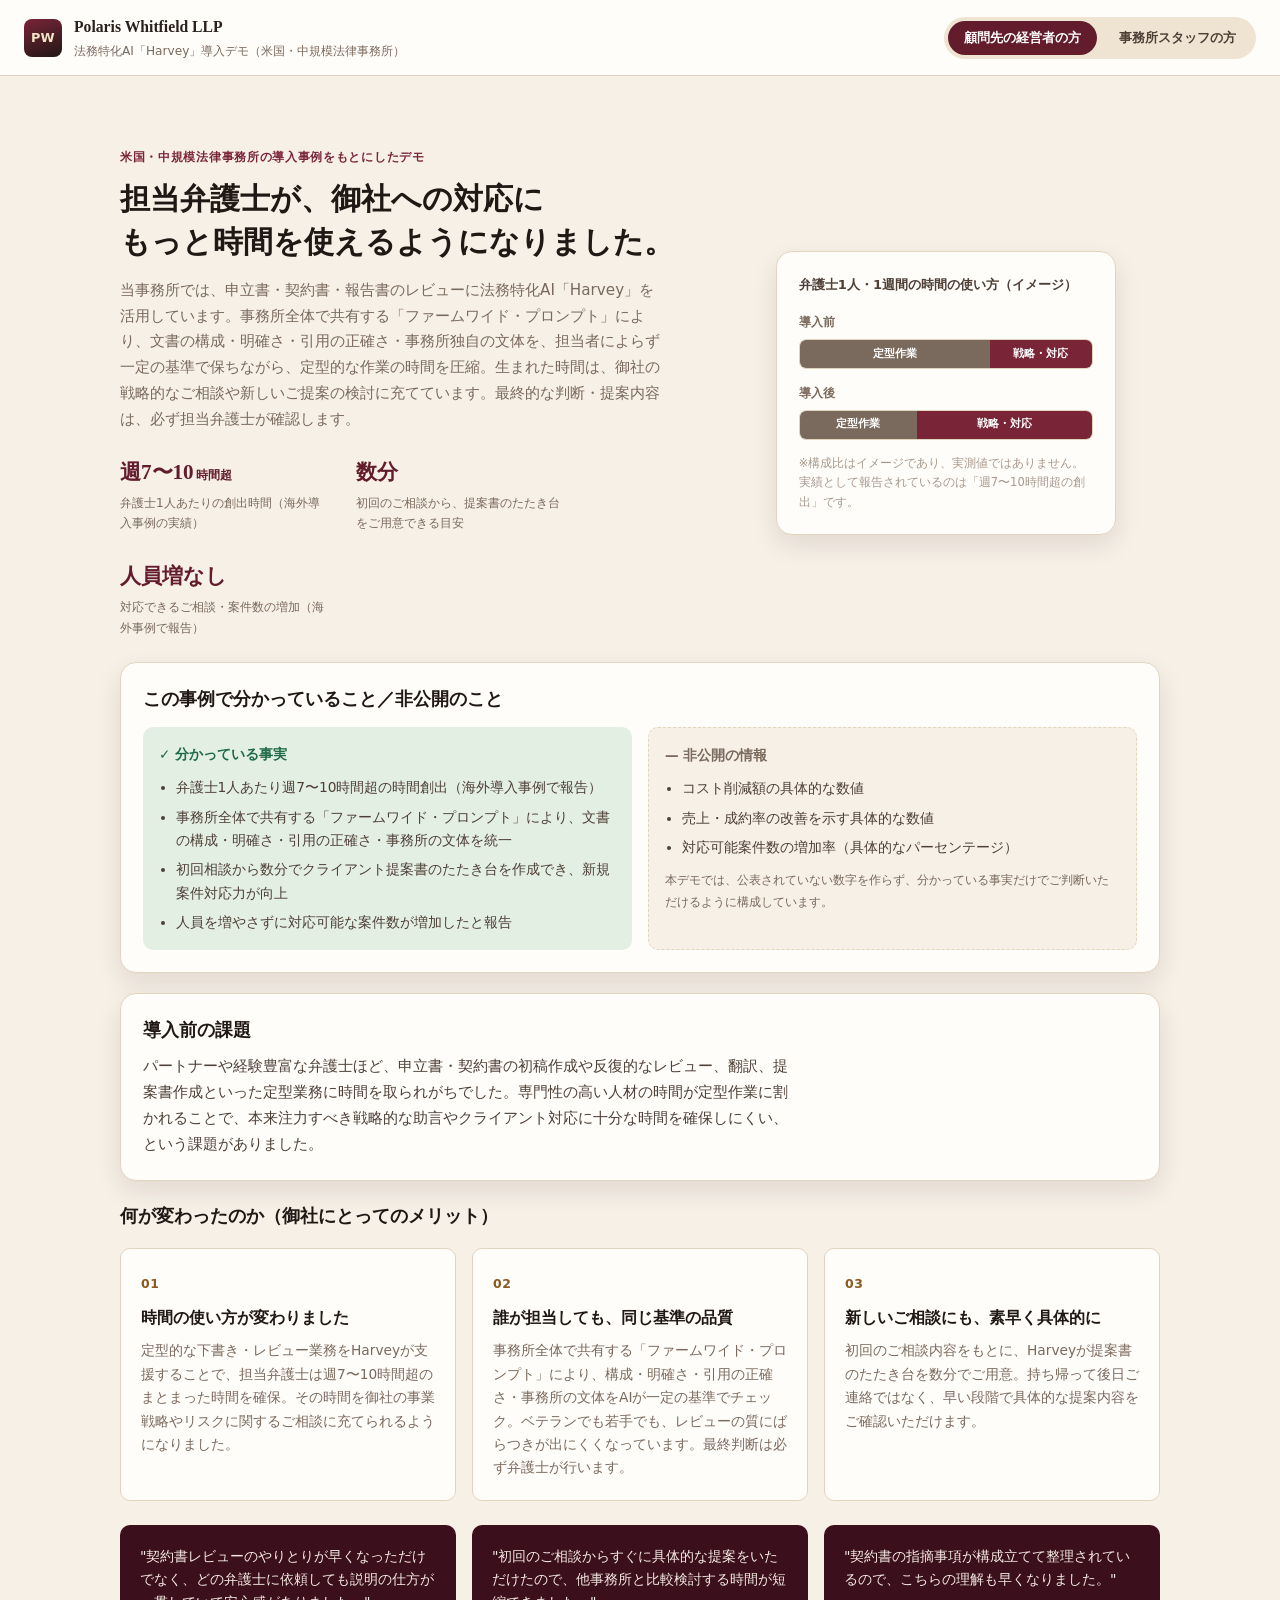
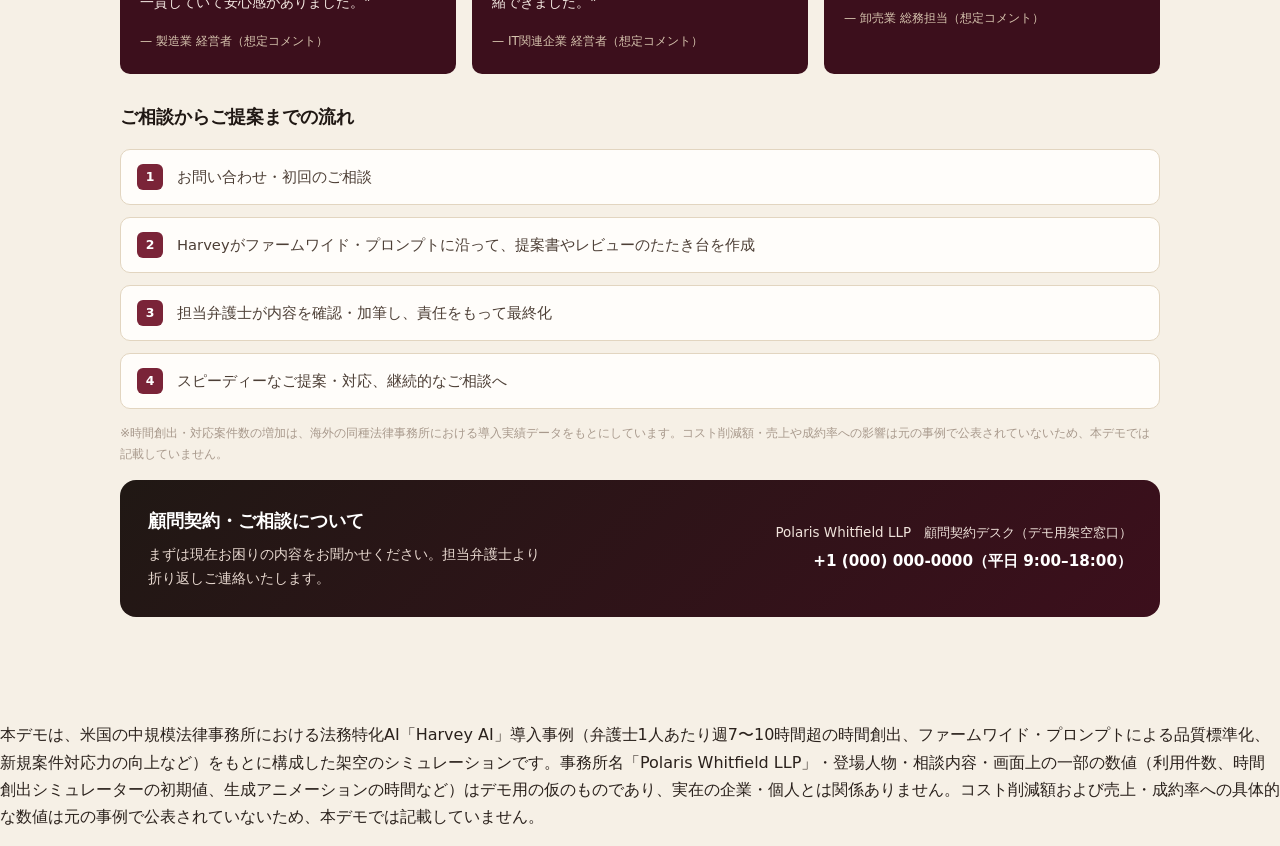
<file: apps/harvey-ai-law-firm-efficiency/index.html>
<!DOCTYPE html>
<html lang="ja">
<head>
<meta charset="UTF-8">
<meta name="viewport" content="width=device-width, initial-scale=1.0">
<title>Harvey AI 導入デモ | Polaris Whitfield LLP</title>
<link rel="stylesheet" href="styles.css">
</head>
<body>

<header class="topbar">
  <div class="brand">
    <span class="brand-mark">PW</span>
    <div>
      <div class="brand-name">Polaris Whitfield LLP</div>
      <div class="brand-sub">法務特化AI「Harvey」導入デモ（米国・中規模法律事務所）</div>
    </div>
  </div>
  <nav class="persona-switch" role="tablist" aria-label="表示モード切替">
    <button class="tab active" data-persona="client" role="tab" aria-selected="true">顧問先の経営者の方</button>
    <button class="tab" data-persona="staff" role="tab" aria-selected="false">事務所スタッフの方</button>
  </nav>
</header>

<main>
  <!-- ============ PERSONA A: CLIENT / OWNER VIEW ============ -->
  <section id="view-client" class="view active">

    <section class="hero">
      <div class="hero-copy">
        <p class="eyebrow">米国・中規模法律事務所の導入事例をもとにしたデモ</p>
        <h1>担当弁護士が、御社への対応に<br>もっと時間を使えるようになりました。</h1>
        <p class="lede">当事務所では、申立書・契約書・報告書のレビューに法務特化AI「Harvey」を活用しています。事務所全体で共有する「ファームワイド・プロンプト」により、文書の構成・明確さ・引用の正確さ・事務所独自の文体を、担当者によらず一定の基準で保ちながら、定型的な作業の時間を圧縮。生まれた時間は、御社の戦略的なご相談や新しいご提案の検討に充てています。最終的な判断・提案内容は、必ず担当弁護士が確認します。</p>
        <div class="trust-row">
          <div class="trust-item">
            <span class="trust-num">週7〜10<span class="trust-unit">時間超</span></span>
            <span class="trust-label">弁護士1人あたりの創出時間（海外導入事例の実績）</span>
          </div>
          <div class="trust-item">
            <span class="trust-num">数分</span>
            <span class="trust-label">初回のご相談から、提案書のたたき台をご用意できる目安</span>
          </div>
          <div class="trust-item">
            <span class="trust-num">人員増なし</span>
            <span class="trust-label">対応できるご相談・案件数の増加（海外事例で報告）</span>
          </div>
        </div>
      </div>
      <div class="hero-art" aria-hidden="true">
        <div class="week-card">
          <p class="week-title">弁護士1人・1週間の時間の使い方（イメージ）</p>
          <div class="week-row">
            <span class="week-label">導入前</span>
            <div class="week-track">
              <span class="week-seg routine" style="width:65%">定型作業</span>
              <span class="week-seg strategic" style="width:35%">戦略・対応</span>
            </div>
          </div>
          <div class="week-row">
            <span class="week-label">導入後</span>
            <div class="week-track">
              <span class="week-seg routine" style="width:40%">定型作業</span>
              <span class="week-seg strategic" style="width:60%">戦略・対応</span>
            </div>
          </div>
          <p class="week-note">※構成比はイメージであり、実測値ではありません。実績として報告されているのは「週7〜10時間超の創出」です。</p>
        </div>
      </div>
    </section>

    <section class="panel known-panel">
      <div class="panel-head">
        <h2>この事例で分かっていること／非公開のこと</h2>
      </div>
      <div class="known-grid">
        <div class="known-col known-yes">
          <span class="known-col-title">✓ 分かっている事実</span>
          <ul>
            <li>弁護士1人あたり週7〜10時間超の時間創出（海外導入事例で報告）</li>
            <li>事務所全体で共有する「ファームワイド・プロンプト」により、文書の構成・明確さ・引用の正確さ・事務所の文体を統一</li>
            <li>初回相談から数分でクライアント提案書のたたき台を作成でき、新規案件対応力が向上</li>
            <li>人員を増やさずに対応可能な案件数が増加したと報告</li>
          </ul>
        </div>
        <div class="known-col known-no">
          <span class="known-col-title">— 非公開の情報</span>
          <ul>
            <li>コスト削減額の具体的な数値</li>
            <li>売上・成約率の改善を示す具体的な数値</li>
            <li>対応可能案件数の増加率（具体的なパーセンテージ）</li>
          </ul>
          <p class="known-note">本デモでは、公表されていない数字を作らず、分かっている事実だけでご判断いただけるように構成しています。</p>
        </div>
      </div>
    </section>

    <section class="panel challenge-panel">
      <h2>導入前の課題</h2>
      <p>パートナーや経験豊富な弁護士ほど、申立書・契約書の初稿作成や反復的なレビュー、翻訳、提案書作成といった定型業務に時間を取られがちでした。専門性の高い人材の時間が定型作業に割かれることで、本来注力すべき戦略的な助言やクライアント対応に十分な時間を確保しにくい、という課題がありました。</p>
    </section>

    <section class="explain-panel">
      <h2>何が変わったのか（御社にとってのメリット）</h2>
      <div class="explain-grid">
        <div class="explain-card">
          <span class="explain-num">01</span>
          <h3>時間の使い方が変わりました</h3>
          <p>定型的な下書き・レビュー業務をHarveyが支援することで、担当弁護士は週7〜10時間超のまとまった時間を確保。その時間を御社の事業戦略やリスクに関するご相談に充てられるようになりました。</p>
        </div>
        <div class="explain-card">
          <span class="explain-num">02</span>
          <h3>誰が担当しても、同じ基準の品質</h3>
          <p>事務所全体で共有する「ファームワイド・プロンプト」により、構成・明確さ・引用の正確さ・事務所の文体をAIが一定の基準でチェック。ベテランでも若手でも、レビューの質にばらつきが出にくくなっています。最終判断は必ず弁護士が行います。</p>
        </div>
        <div class="explain-card">
          <span class="explain-num">03</span>
          <h3>新しいご相談にも、素早く具体的に</h3>
          <p>初回のご相談内容をもとに、Harveyが提案書のたたき台を数分でご用意。持ち帰って後日ご連絡ではなく、早い段階で具体的な提案内容をご確認いただけます。</p>
        </div>
      </div>
    </section>

    <section class="testimonials" aria-label="顧問先経営者の声（デモ用の想定コメント）">
      <div class="testimonial-card">
        <p>"契約書レビューのやりとりが早くなっただけでなく、どの弁護士に依頼しても説明の仕方が一貫していて安心感がありました。"</p>
        <span>— 製造業 経営者（想定コメント）</span>
      </div>
      <div class="testimonial-card">
        <p>"初回のご相談からすぐに具体的な提案をいただけたので、他事務所と比較検討する時間が短縮できました。"</p>
        <span>— IT関連企業 経営者（想定コメント）</span>
      </div>
      <div class="testimonial-card">
        <p>"契約書の指摘事項が構成立てて整理されているので、こちらの理解も早くなりました。"</p>
        <span>— 卸売業 総務担当（想定コメント）</span>
      </div>
    </section>

    <section class="how-it-works">
      <h2>ご相談からご提案までの流れ</h2>
      <ol class="steps">
        <li><span class="step-num">1</span>お問い合わせ・初回のご相談</li>
        <li><span class="step-num">2</span>Harveyがファームワイド・プロンプトに沿って、提案書やレビューのたたき台を作成</li>
        <li><span class="step-num">3</span>担当弁護士が内容を確認・加筆し、責任をもって最終化</li>
        <li><span class="step-num">4</span>スピーディーなご提案・対応、継続的なご相談へ</li>
      </ol>
      <p class="evidence-note">※時間創出・対応案件数の増加は、海外の同種法律事務所における導入実績データをもとにしています。コスト削減額・売上や成約率への影響は元の事例で公表されていないため、本デモでは記載していません。</p>
    </section>

    <section class="cta-band">
      <div>
        <h2>顧問契約・ご相談について</h2>
        <p>まずは現在お困りの内容をお聞かせください。担当弁護士より折り返しご連絡いたします。</p>
      </div>
      <div class="cta-contact">
        <span>Polaris Whitfield LLP　顧問契約デスク（デモ用架空窓口）</span>
        <span class="cta-phone">+1 (000) 000-0000（平日 9:00–18:00）</span>
      </div>
    </section>
  </section>

  <!-- ============ PERSONA B: STAFF / PRODUCT VIEW ============ -->
  <section id="view-staff" class="view">

    <section class="staff-head">
      <div>
        <p class="eyebrow">事務所スタッフ向け</p>
        <h1>Harvey活用状況ダッシュボード</h1>
        <p class="lede">ファームワイド・プロンプトの利用状況、レビュー待ちの案件、時間創出の目安をまとめて確認できます。最終的な内容確認・承認は引き続き弁護士が行います。</p>
      </div>
      <nav class="app-nav" role="tablist" aria-label="画面切り替え">
        <button class="app-tab active" data-screen="home" role="tab" aria-selected="true">ホーム</button>
        <button class="app-tab" data-screen="review" role="tab" aria-selected="false">文書レビュー</button>
        <button class="app-tab" data-screen="proposal" role="tab" aria-selected="false">提案書作成</button>
        <button class="app-tab" data-screen="simulator" role="tab" aria-selected="false">時間創出シミュレーター</button>
        <button class="app-tab" data-screen="settings" role="tab" aria-selected="false">設定</button>
      </nav>
    </section>

    <!-- ---- HOME / DASHBOARD ---- -->
    <section id="screen-home" class="screen active">
      <section class="stat-grid">
        <div class="stat-tile">
          <span class="stat-label">今週Harveyでレビューした文書数</span>
          <span class="stat-value">46<span class="stat-unit">件</span></span>
          <span class="stat-delta up">前週比 +8件</span>
        </div>
        <div class="stat-tile">
          <span class="stat-label">ファームワイド・プロンプト適用率</span>
          <span class="stat-value">92<span class="stat-unit">%</span></span>
          <span class="stat-delta">事務所全体の運用目標に対して</span>
        </div>
        <div class="stat-tile">
          <span class="stat-label">弁護士確認待ちの案件</span>
          <span class="stat-value">5<span class="stat-unit">件</span></span>
          <span class="stat-delta">本日中に確認予定</span>
        </div>
        <div class="stat-tile">
          <span class="stat-label">今週の創出時間（事務所全体・概算）</span>
          <span class="stat-value">350〜500<span class="stat-unit">時間</span></span>
          <span class="stat-delta">前提：弁護士50名 × 週7〜10時間</span>
        </div>
      </section>

      <section class="panel">
        <div class="panel-head">
          <h2>本日の対応待ちタスク</h2>
          <span class="panel-note">Harveyが下書き・レビュー候補を用意した案件のみ表示</span>
        </div>
        <ul class="task-list" id="taskList"></ul>
      </section>

      <section class="panel reassure-panel">
        <div class="panel-head">
          <h2>ミス防止の仕組み</h2>
        </div>
        <p class="qual-note">Harveyが生成する内容は、あくまで「下書き・レビュー候補」です。事務所独自のファームワイド・プロンプトに沿っているかをAIが機械的にチェックしますが、最終的な法的判断・提出可否は必ず担当弁護士が確認したうえで行います。誰が・いつ・どの文書をレビューしたかは自動的に記録され、履歴はいつでも確認できます。</p>
      </section>
    </section>

    <!-- ---- DOCUMENT REVIEW WORKFLOW ---- -->
    <section id="screen-review" class="screen">
      <div class="staff-head-inner">
        <p class="eyebrow">文書レビュー</p>
        <h1>ファームワイド・プロンプトで申立書・契約書をレビュー</h1>
        <p class="lede">文書の種類を選ぶと、サンプル文書が表示されます。「ファームワイド・プロンプトでレビュー実行」を押すと、事務所共通の基準（構成・明確さ・引用の正確さ・事務所文体）に沿ってHarveyが確認します。</p>
      </div>

      <div class="panel">
        <div class="panel-head"><h2>1. レビューする文書の種類を選択</h2></div>
        <div class="doc-type-grid" id="docTypeGrid">
          <button type="button" class="doc-type-btn active" data-doc="contract">契約書（業務委託契約書）</button>
          <button type="button" class="doc-type-btn" data-doc="brief">申立書（損害賠償請求）</button>
          <button type="button" class="doc-type-btn" data-doc="report">報告書（訴訟状況の四半期報告）</button>
        </div>
      </div>

      <div class="review-layout">
        <div class="panel preview-panel">
          <div class="panel-head">
            <h2>文書プレビュー</h2>
            <span class="panel-note" id="previewStatus">未レビュー</span>
          </div>
          <div class="doc-preview" id="docPreview"></div>
          <button type="button" class="btn-primary" id="reviewRunBtn">ファームワイド・プロンプトでレビュー実行</button>
        </div>

        <div class="panel findings-panel">
          <div class="panel-head">
            <h2>Harveyのレビュー結果</h2>
            <span class="panel-note">最終判断は担当弁護士が行います</span>
          </div>
          <p class="reassure-note">表示される指摘は「候補」です。専門用語が並びますが、赤＝要修正、黄＝要確認、臙脂＝提案、という色とラベルの両方で優先度が一目で分かるようにしています。担当弁護士が内容を確認してから、依頼者への提出・回答に進みます。</p>
          <ul class="review-findings" id="reviewFindings">
            <li class="findings-empty">「ファームワイド・プロンプトでレビュー実行」を押すと、ここに指摘候補が表示されます。</li>
          </ul>
          <div class="review-row" id="reviewRow" hidden>
            <button type="button" class="btn-secondary" id="reviewConfirmBtn">弁護士レビュー完了としてマーク（デモ）</button>
            <span class="review-status" id="reviewStatus"></span>
          </div>
        </div>
      </div>
    </section>

    <!-- ---- PROPOSAL DRAFT GENERATOR ---- -->
    <section id="screen-proposal" class="screen">
      <div class="staff-head-inner">
        <p class="eyebrow">提案書作成</p>
        <h1>初回相談から数分で、提案書のたたき台を作成</h1>
        <p class="lede">見込みクライアントの業種とご相談内容を選ぶと、Harveyが提案書のたたき台を生成します。生成後は必ず担当弁護士が内容を確認・加筆してから提出します。</p>
      </div>

      <div class="draft-layout">
        <div class="panel draft-form-panel">
          <div class="panel-head"><h2>ご相談情報を入力</h2></div>
          <form id="proposalForm" class="draft-form">
            <label>見込みクライアントの業種
              <select id="pIndustry">
                <option value="IT・ソフトウェア企業">IT・ソフトウェア企業</option>
                <option value="製造業">製造業</option>
                <option value="医療・ヘルスケア関連企業">医療・ヘルスケア関連企業</option>
                <option value="不動産関連企業">不動産関連企業</option>
                <option value="その他の一般企業">その他の一般企業</option>
              </select>
            </label>
            <label>ご相談の重点
              <select id="pFocus">
                <option value="契約関連（レビュー・交渉）">契約関連（レビュー・交渉）</option>
                <option value="紛争・訴訟対応">紛争・訴訟対応</option>
                <option value="コンプライアンス・規制対応">コンプライアンス・規制対応</option>
                <option value="企業法務全般の顧問対応">企業法務全般の顧問対応</option>
              </select>
            </label>
            <label>相談概要（任意）
              <textarea id="pSummary" rows="2" placeholder="例：取引先との業務委託契約の条件見直しについて相談したい"></textarea>
            </label>
            <button type="submit" class="btn-primary" id="proposalSubmit">提案書のたたき台を生成する</button>
            <p class="form-security-note">🔒 入力した情報は事務所内システムにのみ保存され、外部には送信されません。</p>
          </form>
        </div>

        <div class="panel draft-result-panel">
          <div class="panel-head">
            <h2>Harveyによる提案書ドラフト</h2>
            <span class="panel-note" id="proposalStatus">未生成</span>
          </div>
          <div id="proposalOutput" class="draft-output">
            <p class="draft-placeholder">左側の項目を選び、「提案書のたたき台を生成する」を押すと、ここにドラフトが表示されます。</p>
          </div>
          <div class="draft-meta" id="proposalMeta" hidden>
            <div class="draft-meta-item">
              <span class="meta-label">たたき台の作成時間</span>
              <span class="meta-value" id="metaGenTime">–</span>
            </div>
            <div class="draft-meta-item">
              <span class="meta-label">ステータス</span>
              <span class="meta-value status-review">要レビュー（担当弁護士確認待ち）</span>
            </div>
          </div>
          <p class="sim-caveat">※作成時間は本デモの演出用アニメーションで、実績として報告されている「数分」の範囲内で表示しています。従来（AI活用前）の所要時間は元の事例で公表されていないため、比較数値は記載していません。</p>
        </div>
      </div>
    </section>

    <!-- ---- TIME SIMULATOR ---- -->
    <section id="screen-simulator" class="screen">
      <div class="staff-head-inner">
        <p class="eyebrow">時間創出シミュレーター</p>
        <h1>事務所全体でどれだけ時間が創出できるか</h1>
        <p class="lede">海外の導入事例で報告されている「弁護士1人あたり週7〜10時間超の時間創出」をもとに、貴事務所の弁護士人数を入力すると、週間・月間の削減時間合計を試算します。時給・報酬単価の目安を入力すると、月間の創出価値も概算できます。</p>
      </div>

      <div class="panel simulator-panel">
        <div class="sim-inputs">
          <label for="lawyerRange">弁護士人数</label>
          <div class="sim-slider-row">
            <input type="range" id="lawyerRange" min="1" max="300" value="50" step="1">
            <input type="number" id="lawyerInput" min="1" max="2000" value="50">
            <span class="sim-unit">名</span>
          </div>
          <label for="rateInput">弁護士1人あたりの時給・報酬単価の目安（任意・円）</label>
          <div class="sim-slider-row">
            <input type="number" id="rateInput" min="0" max="200000" placeholder="例：30000">
            <span class="sim-unit">円/時</span>
          </div>
          <p class="sim-caveat sim-caveat-inline">未入力の場合、金額の試算は行わず時間のみ表示します。</p>
        </div>

        <div class="sim-results">
          <div class="sim-result-card">
            <span class="sim-label">週間の創出時間（事務所全体）</span>
            <span class="sim-value" id="simWeekly">–</span>
          </div>
          <div class="sim-result-card highlight">
            <span class="sim-label">月間の創出時間（事務所全体）</span>
            <span class="sim-value" id="simMonthly">–</span>
          </div>
          <div class="sim-result-card" id="simValueCard">
            <span class="sim-label">月間の創出価値（概算・任意入力時のみ）</span>
            <span class="sim-value" id="simValue">単価未入力</span>
          </div>
        </div>

        <div class="reinvest-panel">
          <h3>創出された時間の主な使いみち（事例で報告されている定性的な傾向）</h3>
          <ul class="reinvest-list">
            <li><span class="reinvest-dot"></span>戦略業務・専門性の高いご相談への対応</li>
            <li><span class="reinvest-dot"></span>クライアントとの直接対応・関係構築</li>
            <li><span class="reinvest-dot"></span>新規案件の獲得に向けた営業活動</li>
          </ul>
          <p class="reinvest-note">※内訳の割合までは元の事例で公表されていないため、比率は表示せず、報告されている使いみちのみを記載しています。</p>
        </div>

        <p class="sim-caveat">※弁護士1人あたりの創出時間は、海外の導入事例で報告されている「週7〜10時間超」を基準とした概算（月間は週間×4.33で換算）です。実際の削減幅は担当業務や事務所の運用体制により異なります。金額は入力いただいた単価をもとにした参考値であり、コスト削減額そのものを示すものではありません（コスト削減額は本事例では公表されていません）。</p>
      </div>
    </section>

    <!-- ---- SETTINGS ---- -->
    <section id="screen-settings" class="screen">
      <div class="staff-head-inner">
        <p class="eyebrow">設定</p>
        <h1>ファームワイド・プロンプトと権限の管理</h1>
        <p class="lede">実際の編集操作はできませんが、事務所全体の基準を管理する画面のイメージをご確認いただけます。</p>
      </div>

      <section class="panel">
        <div class="panel-head">
          <h2>ファームワイド・プロンプト管理</h2>
          <span class="panel-note">管理者（パートナー弁護士）のみ編集可能・変更履歴を自動保存</span>
        </div>
        <div class="table-wrap">
          <table class="queue-table">
            <thead><tr><th>プロンプト名</th><th>対象文書</th><th>チェック項目</th><th>適用範囲</th><th>状態</th></tr></thead>
            <tbody>
              <tr><td>申立書レビュー用</td><td>申立書</td><td>構成 / 明確さ / 引用の正確さ / 事務所文体</td><td>事務所全体</td><td><span class="status-pill ok">有効</span></td></tr>
              <tr><td>契約書レビュー用</td><td>契約書</td><td>構成 / 明確さ / リスク条項の指摘 / 事務所文体</td><td>事務所全体</td><td><span class="status-pill ok">有効</span></td></tr>
              <tr><td>報告書レビュー用</td><td>報告書</td><td>構成 / 明確さ / 事務所文体</td><td>事務所全体</td><td><span class="status-pill ok">有効</span></td></tr>
              <tr><td>クライアント提案書作成用</td><td>提案書</td><td>構成 / トーン / 次のステップの明示</td><td>事務所全体</td><td><span class="status-pill ok">有効</span></td></tr>
              <tr><td>契約書レビュー用（旧版）</td><td>契約書<br><span class="td-sub">※現在はレビューの対象外です</span></td><td>—</td><td>—</td><td><span class="status-pill escalated">改訂待ち</span></td></tr>
            </tbody>
          </table>
        </div>
        <p class="settings-note">プロンプトの内容は事務所の管理者（パートナー弁護士）のみが編集でき、変更履歴が自動的に記録されます。個々の弁護士が個人的に基準を変えることはできない仕組みです。</p>
      </section>

      <section class="staff-columns">
        <div class="panel">
          <div class="panel-head"><h2>連携サービス</h2></div>
          <ul class="integration-list">
            <li>
              <div><span class="integ-name">Harvey AI（法務特化生成AI）</span><span class="integ-desc">申立書・契約書・報告書レビュー、提案書作成</span></div>
              <label class="toggle"><input type="checkbox" checked disabled><span class="toggle-slider"></span></label>
            </li>
            <li>
              <div><span class="integ-name">事件管理システム連携</span><span class="integ-desc">案件情報・期日の同期</span></div>
              <label class="toggle"><input type="checkbox" checked disabled><span class="toggle-slider"></span></label>
            </li>
            <li>
              <div><span class="integ-name">カレンダー・期日管理連携</span><span class="integ-desc">提出期限のリマインド</span></div>
              <label class="toggle"><input type="checkbox" checked disabled><span class="toggle-slider"></span></label>
            </li>
            <li>
              <div><span class="integ-name">請求・タイムチャージ連携</span><span class="integ-desc">創出時間の自動反映（準備中）</span></div>
              <label class="toggle"><input type="checkbox" disabled><span class="toggle-slider"></span></label>
            </li>
          </ul>
        </div>

        <div class="panel">
          <div class="panel-head"><h2>担当者・権限設定</h2></div>
          <p class="settings-note settings-note-top">生成・レビュー実行権限＝Harveyでたたき台やレビューを実行できる／プロンプト編集・承認権限＝事務所全体の基準を変更し最終承認できる、という区分です。</p>
          <div class="table-wrap">
            <table class="queue-table">
              <thead><tr><th>担当者</th><th>役職</th><th>生成・レビュー実行権限</th><th>プロンプト編集・承認権限</th></tr></thead>
              <tbody>
                <tr><td>R. Whitfield</td><td>パートナー弁護士</td><td>可</td><td>可</td></tr>
                <tr><td>S. Okafor</td><td>パートナー弁護士</td><td>可</td><td>可</td></tr>
                <tr><td>M. Delgado</td><td>アソシエイト弁護士</td><td>可</td><td>不可</td></tr>
                <tr><td>J. Park</td><td>パラリーガル</td><td>可</td><td>不可</td></tr>
              </tbody>
            </table>
          </div>
        </div>
      </section>
    </section>
  </section>
</main>

<footer class="site-footer">
  <p>本デモは、米国の中規模法律事務所における法務特化AI「Harvey AI」導入事例（弁護士1人あたり週7〜10時間超の時間創出、ファームワイド・プロンプトによる品質標準化、新規案件対応力の向上など）をもとに構成した架空のシミュレーションです。事務所名「Polaris Whitfield LLP」・登場人物・相談内容・画面上の一部の数値（利用件数、時間創出シミュレーターの初期値、生成アニメーションの時間など）はデモ用の仮のものであり、実在の企業・個人とは関係ありません。コスト削減額および売上・成約率への具体的な数値は元の事例で公表されていないため、本デモでは記載していません。</p>
</footer>

<script src="app.js"></script>
</body>
</html>
</file>
<file: apps/ai-leasing-assistant-kit/styles.css>
:root {
  --clay-50: #fbf3ec;
  --clay-100: #f4e2d3;
  --clay-200: #e8c7a8;
  --clay-300: #d9a877;
  --clay-400: #c98a54;
  --clay-500: #ad6c37;
  --clay-600: #8f5528;
  --clay-700: #6f4120;
  --night-100: #e7e9f5;
  --night-500: #3b4368;
  --night-600: #2c3252;
  --sage: #3f7457;
  --sage-bg: #e5f0e7;
  --gold: #93691d;
  --gold-bg: #f7ecd6;
  --ink-900: #2a231d;
  --ink-700: #5c4e43;
  --ink-500: #7c6a5d;
  --ink-300: #ab9c8f;
  --surface: #fffdfb;
  --surface-muted: #f8f2ea;
  --border: #ecdfd0;
  --shadow: 0 8px 24px rgba(111, 65, 32, 0.10);
  --radius-lg: 20px;
  --radius-md: 14px;
  --radius-sm: 10px;
}

* { box-sizing: border-box; }

html, body {
  margin: 0;
  padding: 0;
  background: var(--surface-muted);
  color: var(--ink-900);
  font-family: "Hiragino Sans", "Yu Gothic", "Segoe UI", system-ui, -apple-system, sans-serif;
  line-height: 1.65;
}

main { max-width: 1080px; margin: 0 auto; padding: 32px 20px 80px; }

/* ---------- Topbar ---------- */
.topbar {
  position: sticky;
  top: 0;
  z-index: 10;
  display: flex;
  align-items: center;
  justify-content: space-between;
  gap: 16px;
  flex-wrap: wrap;
  padding: 14px 24px;
  background: rgba(255, 253, 251, 0.94);
  backdrop-filter: blur(8px);
  border-bottom: 1px solid var(--border);
}

.brand { display: flex; align-items: center; gap: 10px; }

.brand-mark {
  width: 36px; height: 36px;
  border-radius: 10px;
  background: linear-gradient(135deg, var(--clay-300), var(--clay-700));
  color: #fff;
  display: flex; align-items: center; justify-content: center;
  font-weight: 700;
  flex-shrink: 0;
}

.brand-name { font-weight: 700; font-size: 0.98rem; }
.brand-sub { font-size: 0.78rem; color: var(--ink-500); }

.persona-switch { display: flex; gap: 6px; background: var(--clay-50); padding: 4px; border-radius: 999px; }

.tab {
  border: none;
  background: transparent;
  padding: 8px 16px;
  border-radius: 999px;
  font-size: 0.85rem;
  font-weight: 600;
  color: var(--ink-700);
  cursor: pointer;
  transition: background 0.15s ease, color 0.15s ease;
}

.tab.active { background: var(--clay-600); color: #fff; }

/* ---------- Views ---------- */
.view { display: none; }
.view.active { display: block; animation: fade-in 0.25s ease; }

@keyframes fade-in { from { opacity: 0; transform: translateY(4px); } to { opacity: 1; transform: translateY(0); } }

/* ---------- Hero (renter) ---------- */
.hero {
  display: grid;
  grid-template-columns: 1.2fr 0.8fr;
  gap: 32px;
  align-items: center;
  padding: 40px 0 24px;
}

.eyebrow {
  text-transform: uppercase;
  letter-spacing: 0.06em;
  font-size: 0.72rem;
  font-weight: 700;
  color: var(--clay-600);
  margin: 0 0 10px;
}

.hero h1 { font-size: 1.9rem; margin: 0 0 14px; line-height: 1.4; }
.lede { color: var(--ink-500); font-size: 0.96rem; margin: 0 0 22px; max-width: 52ch; }

.trust-row { display: flex; gap: 26px; flex-wrap: wrap; }
.trust-item { display: flex; flex-direction: column; }
.trust-num { font-size: 1.3rem; font-weight: 700; color: var(--clay-700); }
.trust-label { font-size: 0.76rem; color: var(--ink-500); max-width: 18ch; }

.hero-art { display: flex; justify-content: center; }

.ring-frame {
  position: relative;
  width: 190px; height: 190px;
  border-radius: 50%;
  background: radial-gradient(circle at 30% 30%, var(--clay-100), var(--clay-200));
  display: flex; align-items: center; justify-content: center;
}

.ring-glow {
  position: absolute; inset: -14px;
  border-radius: 50%;
  border: 2px dashed var(--clay-200);
  animation: spin 20s linear infinite;
}

@keyframes spin { to { transform: rotate(360deg); } }

.ring-icon { width: 62px; height: 62px; fill: var(--clay-600); }

/* ---------- b-hero (agent) ---------- */
.b-hero { padding: 36px 0 20px; max-width: 74ch; }
.b-hero h1 { margin: 0 0 12px; font-size: 1.7rem; line-height: 1.4; }

/* ---------- Generic panel ---------- */
.panel {
  background: var(--surface);
  border: 1px solid var(--border);
  border-radius: var(--radius-lg);
  padding: 22px;
  margin-bottom: 20px;
  box-shadow: var(--shadow);
}
.panel h2 { margin: 0 0 8px; font-size: 1.1rem; }
.panel-head { display: flex; justify-content: space-between; align-items: baseline; flex-wrap: wrap; gap: 6px; margin-bottom: 12px; }
.panel-head h2, .panel-head h3 { margin: 0; }
.panel-note { font-size: 0.76rem; color: var(--ink-300); }

.pain-panel p { margin: 0; color: var(--ink-700); font-size: 0.95rem; max-width: 68ch; }

/* ---------- Known / unknown facts ---------- */
.known-grid { display: grid; grid-template-columns: 1fr 1fr; gap: 16px; }
.known-col { padding: 16px; border-radius: var(--radius-md); }
.known-col ul { margin: 0; padding-left: 1.2em; font-size: 0.86rem; color: var(--ink-700); display: flex; flex-direction: column; gap: 6px; }
.known-col-title { display: block; font-weight: 700; font-size: 0.85rem; margin-bottom: 10px; }
.known-yes { background: var(--sage-bg); }
.known-yes .known-col-title { color: var(--sage); }
.known-no { background: var(--surface-muted); border: 1px dashed var(--border); }
.known-no .known-col-title { color: var(--ink-500); }
.known-note { margin: 10px 0 0; font-size: 0.78rem; color: var(--ink-500); }

/* ---------- Reassurance note ---------- */
.reassure-note {
  font-size: 0.82rem;
  color: var(--clay-700);
  background: var(--clay-50);
  border-radius: var(--radius-sm);
  padding: 10px 14px;
  margin: 0 0 14px;
}

/* ---------- Unit picker (reuses case-btn) ---------- */
.unit-picker { display: flex; gap: 10px; flex-wrap: wrap; margin-bottom: 18px; }
.case-btn {
  border: 1px solid var(--border);
  background: var(--surface-muted);
  color: var(--ink-700);
  padding: 9px 16px;
  border-radius: 999px;
  font-size: 0.85rem;
  cursor: pointer;
}
.case-btn.active { background: var(--clay-600); color: #fff; border-color: var(--clay-600); }

/* ---------- Chat widget ---------- */
.sim-desc { color: var(--ink-500); font-size: 0.88rem; margin: 0 0 18px; max-width: 68ch; }

.chat-widget {
  border: 1px solid var(--border);
  border-radius: var(--radius-md);
  overflow: hidden;
  background: var(--surface-muted);
}

.chat-widget-head {
  display: flex;
  align-items: center;
  justify-content: space-between;
  gap: 12px;
  flex-wrap: wrap;
  padding: 14px 16px;
  background: var(--surface);
  border-bottom: 1px solid var(--border);
}

.chat-agent { display: flex; align-items: center; gap: 10px; }
.chat-avatar {
  width: 34px; height: 34px;
  border-radius: 50%;
  background: linear-gradient(135deg, var(--night-500), var(--night-600));
  color: #fff;
  font-weight: 700;
  display: flex; align-items: center; justify-content: center;
  flex-shrink: 0;
}
.chat-agent strong { display: block; font-size: 0.88rem; }
.chat-agent span { font-size: 0.74rem; color: var(--ink-500); }

.time-badge {
  display: inline-flex;
  align-items: center;
  gap: 6px;
  font-size: 0.74rem;
  font-weight: 600;
  padding: 6px 12px;
  border-radius: 999px;
}
.time-badge.night { background: var(--night-100); color: var(--night-600); }
.badge-icon { width: 13px; height: 13px; fill: currentColor; }

.chat-body {
  min-height: 220px;
  max-height: 420px;
  overflow-y: auto;
  padding: 18px 16px;
  display: flex;
  flex-direction: column;
  gap: 10px;
}

.chat-bubble-row { display: flex; gap: 8px; align-items: flex-end; }
.chat-bubble-row.from-user { justify-content: flex-end; }

.chat-mini-avatar {
  width: 22px; height: 22px;
  border-radius: 50%;
  background: linear-gradient(135deg, var(--night-500), var(--night-600));
  color: #fff;
  font-size: 0.66rem;
  font-weight: 700;
  display: flex; align-items: center; justify-content: center;
  flex-shrink: 0;
}

.chat-bubble {
  max-width: 78%;
  padding: 10px 14px;
  border-radius: 14px;
  font-size: 0.87rem;
  line-height: 1.55;
}
.chat-bubble-row.from-kit .chat-bubble {
  background: var(--surface);
  border: 1px solid var(--border);
  color: var(--ink-900);
  border-bottom-left-radius: 4px;
}
.chat-bubble-row.from-user .chat-bubble {
  background: var(--clay-600);
  color: #fff;
  border-bottom-right-radius: 4px;
}

.chat-typing { display: flex; gap: 4px; padding: 4px 2px; }
.chat-typing span {
  width: 6px; height: 6px; border-radius: 50%;
  background: var(--ink-300);
  animation: typing-bounce 1s infinite ease-in-out;
}
.chat-typing span:nth-child(2) { animation-delay: 0.15s; }
.chat-typing span:nth-child(3) { animation-delay: 0.3s; }
@keyframes typing-bounce { 0%, 60%, 100% { transform: translateY(0); opacity: 0.5; } 30% { transform: translateY(-4px); opacity: 1; } }

.chat-system-note { text-align: center; font-size: 0.72rem; color: var(--ink-300); margin: 0 0 4px; }

.booking-card {
  border: 1px solid var(--sage);
  background: var(--sage-bg);
  border-radius: var(--radius-sm);
  padding: 14px;
  font-size: 0.85rem;
  color: var(--ink-900);
  max-width: 78%;
}
.booking-card strong { display: block; margin-bottom: 4px; color: var(--sage); }

.chat-quick-replies {
  display: flex;
  gap: 8px;
  flex-wrap: wrap;
  padding: 12px 16px 16px;
  border-top: 1px solid var(--border);
}
.quick-reply-btn {
  border: 1px solid var(--clay-400);
  background: var(--surface);
  color: var(--clay-700);
  padding: 8px 15px;
  border-radius: 999px;
  font-size: 0.82rem;
  font-weight: 600;
  cursor: pointer;
  font-family: inherit;
}
.quick-reply-btn:hover { background: var(--clay-50); }
.quick-reply-btn:disabled { opacity: 0.5; cursor: default; }
.chat-quick-replies.empty { padding: 0; border-top: none; }

/* ---------- Outcomes ---------- */
.outcomes-grid { display: grid; grid-template-columns: repeat(3, 1fr); gap: 16px; margin: 8px 0 24px; }
.outcome-card {
  background: var(--surface);
  border: 1px solid var(--border);
  border-radius: var(--radius-md);
  padding: 20px;
}
.outcome-icon { font-size: 1.6rem; display: block; margin-bottom: 8px; }
.outcome-card h3 { margin: 0 0 8px; font-size: 1rem; }
.outcome-card p { margin: 0; font-size: 0.86rem; color: var(--ink-500); }

/* ---------- Quote ---------- */
.quote-panel {
  background: var(--clay-700);
  color: #fff;
  border-radius: var(--radius-lg);
  padding: 28px 26px;
  margin: 8px 0 24px;
}
.quote-panel blockquote { margin: 0 0 12px; font-size: 1.02rem; line-height: 1.7; font-style: normal; }
.quote-attr { font-size: 0.78rem; color: var(--clay-100); }

/* ---------- Safety panel ---------- */
.safety-panel h2 { font-size: 1.05rem; }
.safety-list { margin: 0; padding-left: 1.2em; color: var(--ink-700); font-size: 0.88rem; display: flex; flex-direction: column; gap: 8px; }
.safety-list li { padding-left: 2px; }

/* ---------- Screen switch ---------- */
.screen-switch {
  display: flex;
  gap: 6px;
  background: var(--surface);
  border: 1px solid var(--border);
  padding: 4px;
  border-radius: 999px;
  width: fit-content;
  margin-bottom: 24px;
}
.screen-tab {
  border: none;
  background: transparent;
  padding: 8px 18px;
  border-radius: 999px;
  font-size: 0.85rem;
  font-weight: 600;
  color: var(--ink-700);
  cursor: pointer;
}
.screen-tab.active { background: var(--night-500); color: #fff; }

.staff-screen { display: none; }
.staff-screen.active { display: block; animation: fade-in 0.2s ease; }

/* ---------- Stat grid ---------- */
.stat-grid { display: grid; grid-template-columns: repeat(4, 1fr); gap: 14px; margin-bottom: 20px; }
.stat-tile {
  background: var(--surface);
  border: 1px solid var(--border);
  border-radius: var(--radius-md);
  padding: 18px;
  display: flex;
  flex-direction: column;
  gap: 4px;
}
.stat-label { font-size: 0.78rem; color: var(--ink-500); }
.stat-value { font-size: 1.55rem; font-weight: 700; color: var(--ink-900); }
.stat-unit { font-size: 0.85rem; font-weight: 500; color: var(--ink-500); margin-left: 2px; }
.stat-delta { font-size: 0.74rem; color: var(--ink-300); }
.stat-delta.up { color: var(--sage); }

/* ---------- Steps vertical ---------- */
.steps-vertical { list-style: none; margin: 0; padding: 0; display: flex; flex-direction: column; gap: 14px; }
.steps-vertical li { display: flex; gap: 14px; align-items: flex-start; font-size: 0.9rem; color: var(--ink-700); }
.step-num {
  flex-shrink: 0;
  width: 26px; height: 26px;
  border-radius: 50%;
  background: var(--night-500);
  color: #fff;
  font-size: 0.78rem;
  font-weight: 700;
  display: flex; align-items: center; justify-content: center;
}

/* ---------- Coverage chart (before/after) ---------- */
.coverage-chart { display: flex; flex-direction: column; gap: 14px; padding: 18px 4px 6px; }
.coverage-row { display: flex; align-items: center; gap: 14px; }
.coverage-row-label { width: 130px; flex-shrink: 0; font-size: 0.78rem; color: var(--ink-500); font-weight: 600; }
.coverage-track {
  position: relative;
  flex: 1;
  height: 30px;
  border-radius: 8px;
  background: repeating-linear-gradient(45deg, var(--surface-muted), var(--surface-muted) 6px, var(--border) 6px, var(--border) 7px);
  border: 1px solid var(--border);
  overflow: hidden;
}
.coverage-fill {
  position: absolute;
  top: 0; bottom: 0;
  border-radius: 6px;
}
.coverage-fill.before { background: var(--gold); }
.coverage-fill.after { background: var(--sage); left: 0; right: 0; }
.coverage-scale { display: flex; justify-content: space-between; font-size: 0.68rem; color: var(--ink-300); padding-left: 144px; }

.consistency-legend { display: flex; flex-direction: column; gap: 6px; font-size: 0.82rem; color: var(--ink-700); margin-top: 10px; }
.consistency-legend .dot { display: inline-block; width: 9px; height: 9px; border-radius: 50%; margin-right: 6px; }
.consistency-legend .dot.before { background: var(--gold); }
.consistency-legend .dot.after { background: var(--sage); }

/* ---------- Split bar (after-hours share) ---------- */
.split-bar-wrap { padding: 4px 0 6px; }
.split-bar {
  display: flex;
  width: 100%;
  height: 44px;
  border-radius: 10px;
  overflow: hidden;
  border: 1px solid var(--border);
}
.split-bar-seg {
  display: flex;
  align-items: center;
  justify-content: center;
  gap: 6px;
  font-size: 0.76rem;
  font-weight: 600;
  color: #fff;
  white-space: nowrap;
}
.split-bar-seg strong { font-size: 0.9rem; }
.split-bar-seg.after { background: var(--night-500); }
.split-bar-seg.biz { background: var(--clay-700); }

/* ---------- Speed / tour simulator ---------- */
.sim-controls {
  display: flex;
  align-items: center;
  gap: 14px;
  flex-wrap: wrap;
  padding: 16px;
  background: var(--surface-muted);
  border-radius: var(--radius-md);
  border: 1px solid var(--border);
}
.sim-controls label { font-size: 0.85rem; font-weight: 600; color: var(--ink-700); }
.sim-controls input[type="range"] { flex: 1; min-width: 160px; accent-color: var(--clay-600); }
.sim-controls input[type="number"] {
  width: 90px;
  padding: 8px 10px;
  border: 1px solid var(--border);
  border-radius: var(--radius-sm);
  font-size: 0.95rem;
  font-family: inherit;
}
.sim-unit { font-size: 0.85rem; color: var(--ink-500); }

.sim-result {
  display: flex;
  align-items: baseline;
  gap: 12px;
  margin-top: 16px;
  padding: 16px 18px;
  background: var(--clay-50);
  border-radius: var(--radius-md);
}
.sim-result-label { font-size: 0.85rem; color: var(--ink-700); font-weight: 600; }
.sim-result-value { font-size: 1.5rem; font-weight: 700; color: var(--clay-700); }

.sim-caveat { font-size: 0.76rem; color: var(--ink-300); margin: 12px 0 0; }

/* ---------- Mystery shop bars ---------- */
.mystery-bars { display: flex; flex-direction: column; gap: 12px; margin-top: 6px; }
.mystery-row { display: flex; align-items: center; gap: 12px; }
.mystery-label { width: 110px; flex-shrink: 0; font-size: 0.82rem; color: var(--ink-700); font-weight: 600; }
.mystery-track { flex: 1; height: 14px; border-radius: 999px; background: var(--surface-muted); border: 1px solid var(--border); overflow: hidden; }
.mystery-fill { height: 100%; background: var(--sage); border-radius: 999px; }
.mystery-score { width: 60px; text-align: right; font-size: 0.82rem; font-weight: 700; color: var(--sage); flex-shrink: 0; }

/* ---------- Buttons ---------- */
.btn-primary, .btn-secondary, .btn-ghost {
  border: none;
  border-radius: 999px;
  padding: 10px 20px;
  font-size: 0.86rem;
  font-weight: 600;
  cursor: pointer;
  font-family: inherit;
}
.btn-primary { background: var(--clay-600); color: #fff; }
.btn-primary:hover { background: var(--clay-700); }
.btn-secondary { background: var(--night-500); color: #fff; }
.btn-secondary:hover { background: var(--night-600); }
.btn-ghost { background: transparent; border: 1px solid var(--border); color: var(--ink-700); }
.btn-ghost:hover { background: var(--surface-muted); }

/* ---------- Settings table ---------- */
.table-wrap { overflow-x: auto; }
.settings-table { width: 100%; border-collapse: collapse; font-size: 0.85rem; }
.settings-table th {
  text-align: left;
  font-size: 0.72rem;
  text-transform: uppercase;
  letter-spacing: 0.04em;
  color: var(--ink-300);
  padding: 8px 10px;
  border-bottom: 1px solid var(--border);
}
.settings-table td { padding: 10px; border-bottom: 1px solid var(--border); color: var(--ink-700); white-space: nowrap; }
.status-pill { padding: 4px 10px; border-radius: 999px; font-size: 0.72rem; font-weight: 600; }
.status-pill.ok { background: var(--sage-bg); color: var(--sage); }
.status-pill.pending { background: var(--gold-bg); color: var(--gold); }

.mini-switch { position: relative; display: inline-block; width: 38px; height: 22px; vertical-align: middle; }
.mini-switch input { opacity: 0; width: 0; height: 0; }
.mini-slider { position: absolute; cursor: pointer; inset: 0; background: var(--border); border-radius: 999px; transition: 0.15s; }
.mini-slider::before { content: ""; position: absolute; width: 16px; height: 16px; left: 3px; top: 3px; background: #fff; border-radius: 50%; transition: 0.15s; }
.mini-switch input:checked + .mini-slider { background: var(--night-500); }
.mini-switch input:checked + .mini-slider::before { transform: translateX(16px); }

/* ---------- Toggle list (settings) ---------- */
.toggle-list { list-style: none; margin: 0; padding: 0; display: flex; flex-direction: column; gap: 4px; }
.toggle-list li { display: flex; justify-content: space-between; align-items: center; gap: 14px; padding: 14px 4px; border-bottom: 1px solid var(--border); }
.toggle-list li:last-child { border-bottom: none; }
.toggle-list strong { display: block; font-size: 0.9rem; color: var(--ink-900); }
.toggle-desc { font-size: 0.78rem; color: var(--ink-500); }

.switch { position: relative; display: inline-block; width: 44px; height: 24px; flex-shrink: 0; }
.switch input { opacity: 0; width: 0; height: 0; }
.slider { position: absolute; cursor: pointer; inset: 0; background: var(--border); border-radius: 999px; transition: 0.15s; }
.slider::before { content: ""; position: absolute; width: 18px; height: 18px; left: 3px; top: 3px; background: #fff; border-radius: 50%; transition: 0.15s; }
.switch input:checked + .slider { background: var(--clay-600); }
.switch input:checked + .slider::before { transform: translateX(20px); }

/* ---------- Footer ---------- */
.site-footer {
  max-width: 1080px;
  margin: 0 auto;
  padding: 0 20px 40px;
  font-size: 0.74rem;
  color: var(--ink-300);
}

/* ---------- Responsive ---------- */
@media (max-width: 860px) {
  .hero { grid-template-columns: 1fr; }
  .hero-art { order: -1; }
  .outcomes-grid { grid-template-columns: 1fr; }
  .stat-grid { grid-template-columns: repeat(2, 1fr); }
  .known-grid { grid-template-columns: 1fr; }
  .coverage-row { flex-direction: column; align-items: flex-start; gap: 6px; }
  .coverage-row-label { width: auto; }
  .coverage-scale { padding-left: 0; }
  .mystery-label { width: 90px; }
}

@media (max-width: 520px) {
  .stat-grid { grid-template-columns: 1fr; }
  .split-bar { flex-direction: column; height: auto; }
  .split-bar-seg { white-space: normal; justify-content: flex-start; padding: 10px 12px; }
}

@media (prefers-color-scheme: dark) {
  html, body { background: #1c1712; color: #f3ece3; }
  :root { --ink-300: #a89a8d; }
  .topbar { background: rgba(28, 23, 18, 0.94); border-color: #3a2f26; }
  .panel, .stat-tile, .outcome-card, .case-btn, .settings-table td, .screen-switch,
  .chat-widget, .chat-widget-head, .chat-bubble-row.from-kit .chat-bubble, .quick-reply-btn {
    background: #241d17; border-color: #3a2f26;
  }
  .case-btn { color: #e6d9cb; }
  .chat-body { background: transparent; }
  .chat-bubble-row.from-kit .chat-bubble { color: #f3ece3; }
  .quick-reply-btn { color: #e5b781; }
  .booking-card { background: #16281f; border-color: #3f7457; color: #eaf3ec; }
  .booking-card strong { color: #7fcf9f; }
  .time-badge.night { background: #262b46; color: #cbd1f2; }
  .sim-controls { background: #1a140f; border-color: #3a2f26; }
  .sim-result { background: #2a2016; }
  .coverage-track { background: repeating-linear-gradient(45deg, #241d17, #241d17 6px, #3a2f26 6px, #3a2f26 7px); border-color: #3a2f26; }
  .toggle-list li { border-color: #3a2f26; }
  .toggle-list strong { color: #f3ece3; }
  .settings-table td { color: #e6d9cb; }
  .settings-table th { border-color: #3a2f26; }
  .quote-panel { background: #4a2f1a; }
  .known-yes { background: #16281f; }
  .known-yes .known-col-title { color: #7fcf9f; }
  .known-no { background: #1a140f; border-color: #3a2f26; }
  .known-col ul { color: #e6d9cb; }
  .known-note { color: #a89a8d; }
  .reassure-note { background: #2a2016; color: #e5c9a3; }
  .mystery-track { background: #1a140f; border-color: #3a2f26; }
  body, .brand-sub, .lede, .stat-label, .pain-panel p, .sim-desc { color: #cdbfae; }
  .stat-value, .sim-result-value { color: #f3ece3; }
  .eyebrow, .trust-num { color: #e5b781; }
  .persona-switch, .screen-switch { background: #241d17; }
  .tab, .screen-tab { color: #e6d9cb; }
  .chat-agent span { color: #a89a8d; }
}
</file>
<file: apps/beauty-clinic-ai-receptionist/styles.css>
:root {
  --rose-50: #fdf2f4;
  --rose-100: #fbe4e8;
  --rose-200: #f6c8d1;
  --rose-400: #e08a9d;
  --rose-500: #d16a82;
  --rose-600: #b8506b;
  --rose-700: #93415a;
  --ink-900: #2a2028;
  --ink-700: #4a3d45;
  --ink-500: #7c6b74;
  --ink-300: #7d6d75;
  --surface: #ffffff;
  --surface-muted: #fbf7f8;
  --border: #eee0e3;
  --green: #1f7a52;
  --amber: #8a5c1a;
  --shadow: 0 8px 24px rgba(147, 65, 90, 0.08);
  --radius-lg: 20px;
  --radius-md: 14px;
  --radius-sm: 10px;
}

* { box-sizing: border-box; }

html, body {
  margin: 0;
  padding: 0;
  background: var(--surface-muted);
  color: var(--ink-900);
  font-family: "Hiragino Sans", "Yu Gothic", "Segoe UI", system-ui, -apple-system, sans-serif;
  line-height: 1.6;
}

main { max-width: 1080px; margin: 0 auto; padding: 32px 20px 80px; }

/* ---------- Topbar ---------- */
.topbar {
  position: sticky;
  top: 0;
  z-index: 10;
  display: flex;
  align-items: center;
  justify-content: space-between;
  gap: 16px;
  flex-wrap: wrap;
  padding: 14px 24px;
  background: rgba(255, 255, 255, 0.92);
  backdrop-filter: blur(8px);
  border-bottom: 1px solid var(--border);
}

.brand { display: flex; align-items: center; gap: 10px; }

.brand-mark {
  width: 36px; height: 36px;
  border-radius: 50%;
  background: linear-gradient(135deg, var(--rose-400), var(--rose-600));
  color: #fff;
  display: flex; align-items: center; justify-content: center;
  font-weight: 700;
  flex-shrink: 0;
}

.brand-name { font-weight: 700; font-size: 0.98rem; }
.brand-sub { font-size: 0.78rem; color: var(--ink-500); }

.persona-switch { display: flex; gap: 6px; background: var(--rose-50); padding: 4px; border-radius: 999px; }

.tab {
  border: none;
  background: transparent;
  padding: 8px 16px;
  border-radius: 999px;
  font-size: 0.85rem;
  font-weight: 600;
  color: var(--ink-700);
  cursor: pointer;
  transition: background 0.15s ease, color 0.15s ease;
}

.tab.active { background: var(--rose-600); color: #fff; }

/* ---------- Views ---------- */
.view { display: none; }
.view.active { display: block; animation: fade-in 0.25s ease; }

@keyframes fade-in { from { opacity: 0; transform: translateY(4px); } to { opacity: 1; transform: translateY(0); } }

/* ---------- Hero (patient) ---------- */
.hero {
  display: grid;
  grid-template-columns: 1.2fr 0.8fr;
  gap: 32px;
  align-items: center;
  padding: 40px 0 24px;
}

.eyebrow {
  text-transform: uppercase;
  letter-spacing: 0.08em;
  font-size: 0.72rem;
  font-weight: 700;
  color: var(--rose-600);
  margin: 0 0 10px;
}

.hero h1 { font-size: 1.9rem; margin: 0 0 14px; line-height: 1.35; }
.lede { color: var(--ink-500); font-size: 0.98rem; margin: 0 0 22px; max-width: 46ch; }

.trust-row { display: flex; gap: 26px; }
.trust-item { display: flex; flex-direction: column; }
.trust-num { font-size: 1.5rem; font-weight: 700; color: var(--rose-700); }
.trust-label { font-size: 0.78rem; color: var(--ink-500); }

.hero-art { display: flex; justify-content: center; }

.phone-frame {
  position: relative;
  width: 190px; height: 190px;
  border-radius: 50%;
  background: radial-gradient(circle at 30% 30%, var(--rose-100), var(--rose-200));
  display: flex; align-items: center; justify-content: center;
}

.phone-glow {
  position: absolute; inset: -14px;
  border-radius: 50%;
  border: 2px dashed var(--rose-200);
  animation: spin 18s linear infinite;
}

@keyframes spin { to { transform: rotate(360deg); } }

.phone-icon { width: 64px; height: 64px; fill: var(--rose-600); }

/* ---------- Testimonials ---------- */
.testimonials { display: grid; grid-template-columns: repeat(3, 1fr); gap: 16px; margin: 8px 0 40px; }

.testimonial-card {
  background: var(--surface);
  border: 1px solid var(--border);
  border-radius: var(--radius-md);
  padding: 18px;
  font-size: 0.88rem;
}

.testimonial-card p { margin: 0 0 10px; color: var(--ink-700); }
.testimonial-card span { font-size: 0.76rem; color: var(--ink-300); }

/* ---------- Demo panel ---------- */
.demo-panel { margin: 8px 0 48px; }
.demo-panel-head h2 { margin: 0 0 6px; font-size: 1.25rem; }
.demo-panel-head p { margin: 0 0 18px; color: var(--ink-500); font-size: 0.9rem; max-width: 60ch; }

.call-widget {
  background: var(--surface);
  border: 1px solid var(--border);
  border-radius: var(--radius-lg);
  box-shadow: var(--shadow);
  overflow: hidden;
}

.call-widget-head {
  display: flex; align-items: center; gap: 8px;
  padding: 14px 20px;
  background: var(--ink-900);
  color: #fff;
  font-size: 0.85rem;
  font-weight: 600;
}

.call-dot { width: 8px; height: 8px; border-radius: 50%; background: #4ade80; animation: pulse 1.6s infinite; }
@keyframes pulse { 0%,100% { opacity: 1; } 50% { opacity: 0.35; } }

.chat-log {
  padding: 20px;
  min-height: 180px;
  max-height: 320px;
  overflow-y: auto;
  display: flex;
  flex-direction: column;
  gap: 10px;
  background: var(--surface-muted);
}

.msg { max-width: 78%; padding: 10px 14px; border-radius: 14px; font-size: 0.88rem; }
.msg.ai { align-self: flex-start; background: var(--rose-100); color: var(--ink-900); border-bottom-left-radius: 4px; }
.msg.user { align-self: flex-end; background: var(--ink-900); color: #fff; border-bottom-right-radius: 4px; }

.chat-input-row { display: flex; border-top: 1px solid var(--border); }
.chat-input-row input {
  flex: 1;
  border: none;
  padding: 14px 18px;
  font-size: 0.9rem;
  outline: none;
  font-family: inherit;
}
.chat-input-row button {
  border: none;
  background: var(--rose-600);
  color: #fff;
  padding: 0 22px;
  font-weight: 600;
  cursor: pointer;
}
.chat-input-row button:hover { background: var(--rose-700); }

.quick-replies { display: flex; flex-wrap: wrap; gap: 8px; padding: 14px 20px 20px; }
.quick {
  border: 1px solid var(--rose-200);
  background: #fff;
  color: var(--rose-700);
  border-radius: 999px;
  padding: 7px 14px;
  font-size: 0.8rem;
  cursor: pointer;
}
.quick:hover { background: var(--rose-50); }

/* ---------- How it works ---------- */
.how-it-works h2 { font-size: 1.15rem; margin: 0 0 18px; }
.steps { list-style: none; margin: 0; padding: 0; display: grid; grid-template-columns: repeat(4, 1fr); gap: 14px; }
.steps li {
  background: var(--surface);
  border: 1px solid var(--border);
  border-radius: var(--radius-md);
  padding: 18px 16px;
  font-size: 0.85rem;
  color: var(--ink-700);
}
.step-num {
  display: block;
  width: 26px; height: 26px;
  border-radius: 50%;
  background: var(--rose-600);
  color: #fff;
  font-size: 0.78rem;
  font-weight: 700;
  display: flex; align-items: center; justify-content: center;
  margin-bottom: 10px;
}

/* ---------- Staff view ---------- */
.staff-head {
  display: flex;
  justify-content: space-between;
  align-items: flex-end;
  flex-wrap: wrap;
  gap: 12px;
  padding: 36px 0 20px;
}
.staff-head h1 { margin: 0 0 6px; font-size: 1.6rem; }
.staff-refresh { font-size: 0.78rem; color: var(--ink-300); }

.stat-grid { display: grid; grid-template-columns: repeat(4, 1fr); gap: 14px; margin-bottom: 28px; }
.stat-tile {
  background: var(--surface);
  border: 1px solid var(--border);
  border-radius: var(--radius-md);
  padding: 18px;
  display: flex;
  flex-direction: column;
  gap: 4px;
}
.stat-label { font-size: 0.78rem; color: var(--ink-500); }
.stat-value { font-size: 1.7rem; font-weight: 700; color: var(--ink-900); }
.stat-unit { font-size: 0.9rem; font-weight: 500; color: var(--ink-500); margin-left: 2px; }
.stat-delta { font-size: 0.76rem; color: var(--ink-300); }
.stat-delta.up { color: var(--green); }

.staff-columns { display: grid; grid-template-columns: 1.1fr 0.9fr; gap: 16px; margin-bottom: 16px; }

.panel {
  background: var(--surface);
  border: 1px solid var(--border);
  border-radius: var(--radius-lg);
  padding: 20px;
}
.panel-head { display: flex; justify-content: space-between; align-items: baseline; flex-wrap: wrap; gap: 6px; margin-bottom: 16px; }
.panel-head h2 { font-size: 1rem; margin: 0; }
.panel-note { font-size: 0.76rem; color: var(--ink-300); }

.bars { display: flex; align-items: flex-end; gap: 8px; height: 140px; }
.bar-col { display: flex; flex-direction: column; align-items: center; gap: 6px; flex: 1; height: 100%; justify-content: flex-end; }
.bar-fill { width: 100%; background: linear-gradient(180deg, var(--rose-400), var(--rose-600)); border-radius: 6px 6px 2px 2px; }
.bar-fill.after-hours { background: linear-gradient(180deg, var(--ink-500), var(--ink-700)); }
.bar-label { font-size: 0.65rem; color: var(--ink-300); }

.escalation-list { list-style: none; margin: 0; padding: 0; display: flex; flex-direction: column; gap: 10px; max-height: 220px; overflow-y: auto; }
.escalation-item {
  display: flex; justify-content: space-between; align-items: center; gap: 10px;
  padding: 10px 12px;
  border: 1px solid var(--border);
  border-radius: var(--radius-sm);
  background: var(--surface-muted);
}
.escalation-item .esc-text { font-size: 0.82rem; }
.escalation-item .esc-meta { font-size: 0.72rem; color: var(--ink-300); display: block; margin-top: 2px; }
.esc-btn {
  border: none;
  background: var(--ink-900);
  color: #fff;
  padding: 6px 12px;
  border-radius: 999px;
  font-size: 0.74rem;
  cursor: pointer;
  flex-shrink: 0;
}
.esc-btn:hover { background: var(--rose-700); }
.esc-btn.done { background: var(--green); cursor: default; }

.queue-panel { margin-bottom: 20px; }
.table-wrap { overflow-x: auto; }
.queue-table { width: 100%; border-collapse: collapse; font-size: 0.84rem; }
.queue-table th {
  text-align: left;
  font-size: 0.72rem;
  text-transform: uppercase;
  letter-spacing: 0.04em;
  color: var(--ink-300);
  padding: 8px 10px;
  border-bottom: 1px solid var(--border);
}
.queue-table td { padding: 10px; border-bottom: 1px solid var(--border); color: var(--ink-700); white-space: nowrap; }
.status-pill { padding: 4px 10px; border-radius: 999px; font-size: 0.72rem; font-weight: 600; }
.status-pill.ok { background: #e5f6ec; color: var(--green); }
.status-pill.escalated { background: #fbeee0; color: var(--amber); }

/* ---------- Footer ---------- */
.site-footer {
  max-width: 1080px;
  margin: 0 auto;
  padding: 0 20px 40px;
  font-size: 0.74rem;
  color: var(--ink-300);
}

/* ---------- Responsive ---------- */
@media (max-width: 860px) {
  .hero { grid-template-columns: 1fr; }
  .hero-art { order: -1; }
  .testimonials { grid-template-columns: 1fr; }
  .steps { grid-template-columns: repeat(2, 1fr); }
  .stat-grid { grid-template-columns: repeat(2, 1fr); }
  .staff-columns { grid-template-columns: 1fr; }
}

@media (prefers-color-scheme: dark) {
  html, body { background: #1c1519; color: #f3e9ec; --ink-300: #b5a7ae; }
  .topbar { background: rgba(28, 21, 25, 0.92); border-color: #3a2b31; }
  .call-widget, .testimonial-card, .panel, .stat-tile, .steps li {
    background: #241b20; border-color: #3a2b31;
  }
  .chat-log { background: #1c1519; }
  .msg.ai { background: #3a2530; color: #f3e9ec; }
  .chat-input-row input { background: #241b20; color: #f3e9ec; }
  .quick { background: #241b20; color: var(--rose-200); }
  .escalation-item { background: #1c1519; border-color: #3a2b31; }
  .queue-table td { color: #e7d7dd; }
  .testimonial-card p, .steps li { color: #e7d7dd; }
  .stat-value { color: #f3e9ec; }
  .stat-delta.up { color: #4ade80; }
  .eyebrow, .trust-num { color: var(--rose-200); }
  .persona-switch { background: #241b20; }
  .tab { color: #cbb7bf; }
  body, .brand-sub, .lede, .stat-label { color: #cbb7bf; }
}
</file>
<file: apps/dental-ai-cavity-detection/styles.css>
:root {
  --sand-50: #fbf7f1;
  --sand-100: #f5ede1;
  --sand-200: #ead9c3;
  --clay-100: #f6e2d1;
  --clay-400: #d98a5f;
  --clay-500: #c56a3e;
  --clay-600: #a8552e;
  --clay-700: #8a4325;
  --plum-500: #7a5573;
  --plum-600: #63435d;
  --plum-700: #4a3145;
  --ink-900: #2b241e;
  --ink-700: #574a3d;
  --ink-500: #7d6f61;
  --ink-300: #a99b8c;
  --surface: #ffffff;
  --surface-muted: #faf3ea;
  --border: #e8dcc9;
  --green: #3f7d52;
  --green-bg: #e6f2e8;
  --amber: #a8552e;
  --amber-bg: #f6e2d1;
  --caries: #c8455a;
  --caries-bg: #fbe3e6;
  --early: #d98a34;
  --early-bg: #faecd7;
  --bone: #7b5ea7;
  --bone-bg: #ece4f5;
  --shadow: 0 8px 24px rgba(138, 67, 37, 0.09);
  --radius-lg: 20px;
  --radius-md: 14px;
  --radius-sm: 10px;
}

* { box-sizing: border-box; }

html, body {
  margin: 0;
  padding: 0;
  background: var(--surface-muted);
  color: var(--ink-900);
  font-family: "Hiragino Sans", "Yu Gothic", "Segoe UI", system-ui, -apple-system, sans-serif;
  line-height: 1.65;
}

main { max-width: 1080px; margin: 0 auto; padding: 32px 20px 80px; }

/* ---------- Topbar ---------- */
.topbar {
  position: sticky;
  top: 0;
  z-index: 10;
  display: flex;
  align-items: center;
  justify-content: space-between;
  gap: 16px;
  flex-wrap: wrap;
  padding: 14px 24px;
  background: rgba(251, 247, 241, 0.94);
  backdrop-filter: blur(8px);
  border-bottom: 1px solid var(--border);
}

.brand { display: flex; align-items: center; gap: 10px; }

.brand-mark {
  width: 36px; height: 36px;
  border-radius: 10px;
  background: linear-gradient(135deg, var(--clay-500), var(--plum-600));
  color: #fff;
  display: flex; align-items: center; justify-content: center;
  font-weight: 700;
  font-size: 0.82rem;
  flex-shrink: 0;
}

.brand-name { font-weight: 700; font-size: 0.98rem; }
.brand-sub { font-size: 0.78rem; color: var(--ink-500); }

.persona-switch { display: flex; gap: 6px; background: var(--sand-100); padding: 4px; border-radius: 999px; }

.tab {
  border: none;
  background: transparent;
  padding: 8px 16px;
  border-radius: 999px;
  font-size: 0.85rem;
  font-weight: 600;
  color: var(--ink-700);
  cursor: pointer;
  transition: background 0.15s ease, color 0.15s ease;
}

.tab.active { background: var(--clay-600); color: #fff; }

/* ---------- Views ---------- */
.view { display: none; }
.view.active { display: block; animation: fade-in 0.25s ease; }

@keyframes fade-in { from { opacity: 0; transform: translateY(4px); } to { opacity: 1; transform: translateY(0); } }

/* ---------- Hero (director) ---------- */
.hero {
  display: grid;
  grid-template-columns: 1.2fr 0.8fr;
  gap: 32px;
  align-items: center;
  padding: 40px 0 24px;
}

.eyebrow {
  text-transform: uppercase;
  letter-spacing: 0.06em;
  font-size: 0.72rem;
  font-weight: 700;
  color: var(--clay-600);
  margin: 0 0 10px;
}

.hero h1 { font-size: 1.85rem; margin: 0 0 14px; line-height: 1.4; }
.lede { color: var(--ink-500); font-size: 0.96rem; margin: 0 0 22px; max-width: 52ch; }

.trust-row { display: flex; gap: 26px; flex-wrap: wrap; }
.trust-item { display: flex; flex-direction: column; }
.trust-num { font-size: 1.4rem; font-weight: 700; color: var(--clay-700); }
.trust-label { font-size: 0.76rem; color: var(--ink-500); }

.hero-art { display: flex; justify-content: center; }

.find-icon { width: 200px; height: 200px; }
.find-ring { fill: none; stroke: var(--sand-200); stroke-width: 2; stroke-dasharray: 3 6; }
.find-tooth { fill: var(--surface); stroke: var(--clay-500); stroke-width: 2; filter: drop-shadow(0 6px 14px rgba(138,67,37,0.16)); }
.find-dot { animation: pulse-dot 2.4s ease-in-out infinite; }
.find-dot.dot-a { fill: var(--caries); }
.find-dot.dot-b { fill: var(--early); animation-delay: 0.6s; }
.find-glass { fill: none; stroke: var(--plum-600); stroke-width: 4; stroke-linecap: round; opacity: 0.85; }

@keyframes pulse-dot {
  0%, 100% { opacity: 0.55; transform: scale(1); }
  50% { opacity: 1; transform: scale(1.25); }
}

/* ---------- Generic panel ---------- */
.panel {
  background: var(--surface);
  border: 1px solid var(--border);
  border-radius: var(--radius-lg);
  padding: 22px;
  margin-bottom: 20px;
  box-shadow: var(--shadow);
}
.panel h2 { margin: 0 0 8px; font-size: 1.1rem; }
.panel-head { display: flex; justify-content: space-between; align-items: baseline; flex-wrap: wrap; gap: 6px; margin-bottom: 12px; }
.panel-head h2, .panel-head h3 { margin: 0; }
.panel-note { font-size: 0.76rem; color: var(--ink-300); }

.challenge-panel p { margin: 0; color: var(--ink-700); font-size: 0.95rem; max-width: 68ch; }

/* ---------- Known / unknown facts ---------- */
.known-grid { display: grid; grid-template-columns: 1fr 1fr; gap: 16px; }
.known-col { padding: 16px; border-radius: var(--radius-md); }
.known-col ul { margin: 0; padding-left: 1.2em; font-size: 0.86rem; color: var(--ink-700); display: flex; flex-direction: column; gap: 6px; }
.known-col-title { display: block; font-weight: 700; font-size: 0.85rem; margin-bottom: 10px; }
.known-yes { background: var(--green-bg); }
.known-yes .known-col-title { color: var(--green); }
.known-no { background: var(--surface-muted); border: 1px dashed var(--border); }
.known-no .known-col-title { color: var(--ink-500); }
.known-note { margin: 10px 0 0; font-size: 0.78rem; color: var(--ink-500); }

/* ---------- Reassurance note (staff) ---------- */
.reassure-note {
  font-size: 0.82rem;
  color: var(--plum-700);
  background: var(--sand-100);
  border-radius: var(--radius-sm);
  padding: 10px 14px;
  margin: 0 0 14px;
}

/* ---------- Detection Before/After bar chart ---------- */
.sim-desc { color: var(--ink-500); font-size: 0.88rem; margin: 0 0 18px; max-width: 68ch; }

.detect-chart-wrap { display: flex; gap: 26px; flex-wrap: wrap; align-items: center; margin-bottom: 16px; }

.detect-chart { display: flex; gap: 34px; align-items: flex-end; padding: 12px 8px 4px; }
.detect-bar-group { display: flex; flex-direction: column; align-items: center; gap: 8px; width: 96px; }
.detect-bar-track {
  width: 56px;
  height: 180px;
  background: var(--surface-muted);
  border: 1px solid var(--border);
  border-radius: 10px 10px 4px 4px;
  display: flex;
  align-items: flex-end;
  overflow: hidden;
}
.detect-bar {
  width: 100%;
  height: 0%;
  border-radius: 8px 8px 0 0;
  transition: height 1s cubic-bezier(.2,.8,.2,1);
}
.detect-bar.before { background: linear-gradient(180deg, var(--ink-300), var(--ink-500)); }
.detect-bar.after { background: linear-gradient(180deg, var(--clay-400), var(--clay-600)); }
.detect-bar-value { font-size: 1.15rem; font-weight: 700; color: var(--ink-900); }
.detect-bar-label { font-size: 0.78rem; color: var(--ink-500); text-align: center; }

.detect-callout {
  flex: 1;
  min-width: 220px;
  display: flex;
  align-items: center;
  gap: 14px;
  background: var(--amber-bg);
  border-radius: var(--radius-md);
  padding: 16px 18px;
  opacity: 0;
  transform: translateY(6px);
  transition: opacity 0.5s ease 0.9s, transform 0.5s ease 0.9s;
}
.detect-callout.show { opacity: 1; transform: translateY(0); }
.detect-callout-num { font-size: 1.5rem; font-weight: 700; color: var(--clay-700); flex-shrink: 0; }
.detect-callout-text { font-size: 0.86rem; color: var(--ink-700); }

/* ---------- Opportunity simulator ---------- */
.sim-controls {
  display: flex;
  align-items: center;
  gap: 14px;
  flex-wrap: wrap;
  padding: 16px;
  background: var(--surface-muted);
  border-radius: var(--radius-md);
  border: 1px solid var(--border);
}
.sim-controls label { font-size: 0.85rem; font-weight: 600; color: var(--ink-700); }
.sim-controls input[type="range"] { flex: 1; min-width: 160px; accent-color: var(--clay-600); }
.sim-controls input[type="number"] {
  width: 90px;
  padding: 8px 10px;
  border: 1px solid var(--border);
  border-radius: var(--radius-sm);
  font-size: 0.95rem;
  font-family: inherit;
}
.sim-unit { font-size: 0.85rem; color: var(--ink-500); }

.sim-result-grid { display: grid; grid-template-columns: repeat(3, 1fr); gap: 12px; margin-top: 16px; }
.sim-result {
  display: flex;
  flex-direction: column;
  gap: 4px;
  padding: 14px 16px;
  background: var(--sand-100);
  border-radius: var(--radius-md);
}
.sim-result.highlight { background: var(--clay-100); }
.sim-result-label { font-size: 0.78rem; color: var(--ink-700); font-weight: 600; }
.sim-result-value { font-size: 1.35rem; font-weight: 700; color: var(--clay-700); }

.sim-caveat { font-size: 0.76rem; color: var(--ink-300); margin: 12px 0 0; }

/* ---------- Outcomes ---------- */
.outcomes-grid { display: grid; grid-template-columns: repeat(3, 1fr); gap: 16px; margin: 8px 0 24px; }
.outcome-card {
  background: var(--surface);
  border: 1px solid var(--border);
  border-radius: var(--radius-md);
  padding: 20px;
}
.outcome-icon { font-size: 1.6rem; display: block; margin-bottom: 8px; }
.outcome-card h3 { margin: 0 0 8px; font-size: 1rem; }
.outcome-card p { margin: 0; font-size: 0.86rem; color: var(--ink-500); }

/* ---------- Quote ---------- */
.quote-panel {
  background: var(--plum-700);
  color: #fff;
  border-radius: var(--radius-lg);
  padding: 28px 26px;
  margin: 8px 0 24px;
}
.quote-panel blockquote { margin: 0 0 12px; font-size: 1.02rem; line-height: 1.7; font-style: normal; }
.quote-attr { font-size: 0.78rem; color: var(--clay-100); }

/* ---------- Safety panel ---------- */
.safety-panel h2 { font-size: 1.05rem; }
.safety-list { margin: 0; padding-left: 1.2em; color: var(--ink-700); font-size: 0.88rem; display: flex; flex-direction: column; gap: 8px; }
.safety-list li { padding-left: 2px; }

/* ---------- Staff head ---------- */
.staff-head { padding: 36px 0 20px; }
.staff-head h1 { margin: 0 0 8px; font-size: 1.5rem; }

/* ---------- Screen switch ---------- */
.screen-switch {
  display: flex;
  gap: 6px;
  background: var(--surface);
  border: 1px solid var(--border);
  padding: 4px;
  border-radius: 999px;
  width: fit-content;
  margin-bottom: 24px;
}
.screen-tab {
  border: none;
  background: transparent;
  padding: 8px 18px;
  border-radius: 999px;
  font-size: 0.85rem;
  font-weight: 600;
  color: var(--ink-700);
  cursor: pointer;
}
.screen-tab.active { background: var(--plum-600); color: #fff; }

.staff-screen { display: none; }
.staff-screen.active { display: block; animation: fade-in 0.2s ease; }

/* ---------- Stat grid (staff home) ---------- */
.stat-grid { display: grid; grid-template-columns: repeat(3, 1fr); gap: 14px; margin-bottom: 20px; }
.stat-tile {
  background: var(--surface);
  border: 1px solid var(--border);
  border-radius: var(--radius-md);
  padding: 18px;
  display: flex;
  flex-direction: column;
  gap: 4px;
}
.stat-label { font-size: 0.8rem; color: var(--ink-500); }
.stat-value { font-size: 1.7rem; font-weight: 700; color: var(--ink-900); }
.stat-unit { font-size: 0.9rem; font-weight: 500; color: var(--ink-500); margin-left: 2px; }
.stat-delta { font-size: 0.76rem; color: var(--ink-300); }
.stat-delta.up { color: var(--green); }

/* ---------- Steps vertical ---------- */
.steps-vertical { list-style: none; margin: 0; padding: 0; display: flex; flex-direction: column; gap: 14px; }
.steps-vertical li { display: flex; gap: 14px; align-items: flex-start; font-size: 0.9rem; color: var(--ink-700); }
.step-num {
  flex-shrink: 0;
  width: 26px; height: 26px;
  border-radius: 50%;
  background: var(--plum-600);
  color: #fff;
  font-size: 0.78rem;
  font-weight: 700;
  display: flex; align-items: center; justify-content: center;
}

/* ---------- Case picker ---------- */
.case-picker { display: flex; gap: 10px; flex-wrap: wrap; }
.case-btn {
  border: 1px solid var(--border);
  background: var(--surface-muted);
  color: var(--ink-700);
  padding: 9px 16px;
  border-radius: 999px;
  font-size: 0.85rem;
  cursor: pointer;
}
.case-btn.active { background: var(--clay-600); color: #fff; border-color: var(--clay-600); }

/* ---------- Analysis layout ---------- */
.analysis-layout { display: grid; grid-template-columns: 1.1fr 0.9fr; gap: 16px; align-items: start; }

.xray-frame {
  background: #241c17;
  border-radius: var(--radius-md);
  min-height: 280px;
  display: flex;
  align-items: center;
  justify-content: center;
  overflow: hidden;
}
.xray-placeholder { text-align: center; color: #ecdfcd; padding: 30px 20px; }
.upload-icon { width: 40px; height: 40px; fill: #d3a877; margin-bottom: 10px; }
.xray-placeholder p { margin: 0 0 16px; font-size: 0.85rem; }

.xray-view { width: 100%; padding: 16px; display: flex; flex-direction: column; align-items: center; gap: 14px; }
.xray-svg { width: 100%; max-width: 340px; border-radius: 8px; }

.legend-strip { display: flex; gap: 14px; flex-wrap: wrap; padding: 14px 4px 2px; }
.legend-chip { display: flex; align-items: center; gap: 6px; font-size: 0.78rem; color: var(--ink-700); }
.swatch { display: inline-block; width: 10px; height: 10px; border-radius: 50%; }
.swatch.caries { background: var(--caries); }
.swatch.early { background: var(--early); }
.swatch.bone { background: var(--bone); }

.findings-list { list-style: none; margin: 0 0 16px; padding: 0; display: flex; flex-direction: column; gap: 10px; min-height: 60px; }
.findings-empty { font-size: 0.85rem; color: var(--ink-300); padding: 12px 0; }
.finding-item {
  display: flex;
  justify-content: space-between;
  align-items: flex-start;
  gap: 10px;
  padding: 12px 14px;
  border: 1px solid var(--border);
  border-radius: var(--radius-sm);
  background: var(--surface-muted);
}
.finding-main { font-size: 0.86rem; color: var(--ink-900); }
.finding-sub { display: block; font-size: 0.76rem; color: var(--ink-500); margin-top: 3px; }
.confidence-tag { flex-shrink: 0; font-size: 0.72rem; font-weight: 700; padding: 4px 10px; border-radius: 999px; }
.confidence-tag.caries { background: var(--caries-bg); color: var(--caries); }
.confidence-tag.early { background: var(--early-bg); color: var(--early); }
.confidence-tag.bone { background: var(--bone-bg); color: var(--bone); }

.review-row { display: flex; align-items: center; gap: 12px; margin-bottom: 16px; flex-wrap: wrap; }
.review-status { font-size: 0.82rem; color: var(--green); font-weight: 600; }

.patient-note { border-top: 1px solid var(--border); padding-top: 16px; }
.patient-note h3 { font-size: 0.92rem; }
.patient-note p { font-size: 0.88rem; color: var(--ink-700); background: var(--sand-100); padding: 14px; border-radius: var(--radius-sm); margin: 0 0 12px; }
.copy-feedback { font-size: 0.78rem; color: var(--green); margin-left: 10px; }

/* ---------- Buttons ---------- */
.btn-primary, .btn-secondary, .btn-ghost {
  border: none;
  border-radius: 999px;
  padding: 10px 20px;
  font-size: 0.86rem;
  font-weight: 600;
  cursor: pointer;
  font-family: inherit;
}
.btn-primary { background: var(--clay-600); color: #fff; }
.btn-primary:hover { background: var(--clay-700); }
.btn-secondary { background: var(--plum-600); color: #fff; }
.btn-secondary:hover { background: var(--plum-700); }
.btn-ghost { background: transparent; border: 1px solid var(--border); color: var(--ink-700); }
.btn-ghost:hover { background: var(--surface-muted); }

/* ---------- Settings table ---------- */
.table-wrap { overflow-x: auto; }
.settings-table { width: 100%; border-collapse: collapse; font-size: 0.85rem; }
.settings-table th {
  text-align: left;
  font-size: 0.72rem;
  text-transform: uppercase;
  letter-spacing: 0.04em;
  color: var(--ink-300);
  padding: 8px 10px;
  border-bottom: 1px solid var(--border);
}
.settings-table td { padding: 10px; border-bottom: 1px solid var(--border); color: var(--ink-700); white-space: nowrap; }
.color-pill { display: inline-flex; align-items: center; gap: 6px; padding: 4px 10px; border-radius: 999px; font-size: 0.72rem; font-weight: 600; }
.color-pill.caries { background: var(--caries-bg); color: var(--caries); }
.color-pill.early { background: var(--early-bg); color: var(--early); }
.color-pill.bone { background: var(--bone-bg); color: var(--bone); }

.mini-switch { position: relative; display: inline-block; width: 38px; height: 22px; vertical-align: middle; }
.mini-switch input { opacity: 0; width: 0; height: 0; }
.mini-slider { position: absolute; cursor: pointer; inset: 0; background: var(--border); border-radius: 999px; transition: 0.15s; }
.mini-slider::before { content: ""; position: absolute; width: 16px; height: 16px; left: 3px; top: 3px; background: #fff; border-radius: 50%; transition: 0.15s; }
.mini-switch input:checked + .mini-slider { background: var(--plum-500); }
.mini-switch input:checked + .mini-slider::before { transform: translateX(16px); }

/* ---------- Toggle list (settings) ---------- */
.toggle-list { list-style: none; margin: 0; padding: 0; display: flex; flex-direction: column; gap: 4px; }
.toggle-list li { display: flex; justify-content: space-between; align-items: center; gap: 14px; padding: 14px 4px; border-bottom: 1px solid var(--border); }
.toggle-list li:last-child { border-bottom: none; }
.toggle-list strong { display: block; font-size: 0.9rem; color: var(--ink-900); }
.toggle-desc { font-size: 0.78rem; color: var(--ink-500); }

.switch { position: relative; display: inline-block; width: 44px; height: 24px; flex-shrink: 0; }
.switch input { opacity: 0; width: 0; height: 0; }
.slider { position: absolute; cursor: pointer; inset: 0; background: var(--border); border-radius: 999px; transition: 0.15s; }
.slider::before { content: ""; position: absolute; width: 18px; height: 18px; left: 3px; top: 3px; background: #fff; border-radius: 50%; transition: 0.15s; }
.switch input:checked + .slider { background: var(--clay-600); }
.switch input:checked + .slider::before { transform: translateX(20px); }

/* ---------- Footer ---------- */
.site-footer {
  max-width: 1080px;
  margin: 0 auto;
  padding: 0 20px 40px;
  font-size: 0.74rem;
  color: var(--ink-300);
}

/* ---------- Responsive ---------- */
@media (max-width: 860px) {
  .hero { grid-template-columns: 1fr; }
  .hero-art { order: -1; }
  .outcomes-grid { grid-template-columns: 1fr; }
  .stat-grid { grid-template-columns: 1fr; }
  .analysis-layout { grid-template-columns: 1fr; }
  .known-grid { grid-template-columns: 1fr; }
  .sim-result-grid { grid-template-columns: 1fr; }
  .detect-chart-wrap { flex-direction: column; align-items: stretch; }
}

@media (prefers-color-scheme: dark) {
  html, body { background: #1c1611; color: #f2e8db; }
  :root { --ink-300: #b3a292; }
  .topbar { background: rgba(28, 22, 17, 0.94); border-color: #3a2e24; }
  .panel, .stat-tile, .outcome-card, .case-btn, .finding-item, .settings-table td, .screen-switch {
    background: #271e17; border-color: #3a2e24;
  }
  .case-btn { color: #e8d9c6; }
  .sim-controls { background: #201911; border-color: #3a2e24; }
  .sim-result { background: #2c2318; }
  .sim-result.highlight { background: #3a2b1c; }
  .sim-result-value { color: #e8a878; }
  .detect-bar-track { background: #201911; border-color: #3a2e24; }
  .detect-callout { background: #3a2b1c; }
  .detect-callout-num { color: #e8a878; }
  .detect-callout-text { color: #e8d9c6; }
  .detect-bar-value { color: #f2e8db; }
  .findings-empty { color: #a3907c; }
  .finding-main { color: #f2e8db; }
  .xray-placeholder p { color: #d3c2ab; }
  .patient-note p { background: #2c2318; color: #f0e5d5; }
  .toggle-list li { border-color: #3a2e24; }
  .toggle-list strong { color: #f2e8db; }
  .settings-table td { color: #e8d9c6; }
  .quote-panel { background: #382942; }
  .known-yes { background: #1f3324; }
  .known-yes .known-col-title { color: #7fd6a0; }
  .known-no { background: #201911; border-color: #3a2e24; }
  .known-col ul { color: #e8d9c6; }
  .known-note { color: #b3a292; }
  .reassure-note { background: #2c2318; color: #e4c9a8; }
  body, .brand-sub, .lede, .stat-label, .challenge-panel p, .sim-desc { color: #c9b8a4; }
  .stat-value { color: #f2e8db; }
  .eyebrow { color: #e2a173; }
  .trust-num { color: #e2a173; }
  .persona-switch, .screen-switch { background: #271e17; }
  .tab, .screen-tab { color: #e8d9c6; }
  .find-ring { stroke: #3a2e24; }
  .find-tooth { fill: #34281c; stroke: #e2a173; }
  .legend-chip { color: #e8d9c6; }
}
</file>
<file: apps/dental-ai-diagnostic-platform/styles.css>
:root {
  --blue-50: #eef6fb;
  --blue-100: #dcedf6;
  --blue-200: #b8dbec;
  --blue-400: #5fa3c4;
  --blue-500: #3d87ab;
  --blue-600: #296e8e;
  --blue-700: #205674;
  --teal-500: #1c9488;
  --ink-900: #142430;
  --ink-700: #3d5060;
  --ink-500: #647587;
  --ink-300: #8a97a3;
  --surface: #ffffff;
  --surface-muted: #f4f9fb;
  --border: #dbe7ee;
  --green: #1c7a52;
  --green-bg: #e4f5eb;
  --amber: #8a5c1a;
  --amber-bg: #fbeee0;
  --shadow: 0 8px 24px rgba(32, 86, 116, 0.08);
  --radius-lg: 20px;
  --radius-md: 14px;
  --radius-sm: 10px;
}

* { box-sizing: border-box; }

html, body {
  margin: 0;
  padding: 0;
  background: var(--surface-muted);
  color: var(--ink-900);
  font-family: "Hiragino Sans", "Yu Gothic", "Segoe UI", system-ui, -apple-system, sans-serif;
  line-height: 1.65;
}

main { max-width: 1080px; margin: 0 auto; padding: 32px 20px 80px; }

/* ---------- Topbar ---------- */
.topbar {
  position: sticky;
  top: 0;
  z-index: 10;
  display: flex;
  align-items: center;
  justify-content: space-between;
  gap: 16px;
  flex-wrap: wrap;
  padding: 14px 24px;
  background: rgba(255, 255, 255, 0.94);
  backdrop-filter: blur(8px);
  border-bottom: 1px solid var(--border);
}

.brand { display: flex; align-items: center; gap: 10px; }

.brand-mark {
  width: 36px; height: 36px;
  border-radius: 10px;
  background: linear-gradient(135deg, var(--blue-400), var(--blue-700));
  color: #fff;
  display: flex; align-items: center; justify-content: center;
  font-weight: 700;
  flex-shrink: 0;
}

.brand-name { font-weight: 700; font-size: 0.98rem; }
.brand-sub { font-size: 0.78rem; color: var(--ink-500); }

.persona-switch { display: flex; gap: 6px; background: var(--blue-50); padding: 4px; border-radius: 999px; }

.tab {
  border: none;
  background: transparent;
  padding: 8px 16px;
  border-radius: 999px;
  font-size: 0.85rem;
  font-weight: 600;
  color: var(--ink-700);
  cursor: pointer;
  transition: background 0.15s ease, color 0.15s ease;
}

.tab.active { background: var(--blue-600); color: #fff; }

/* ---------- Views ---------- */
.view { display: none; }
.view.active { display: block; animation: fade-in 0.25s ease; }

@keyframes fade-in { from { opacity: 0; transform: translateY(4px); } to { opacity: 1; transform: translateY(0); } }

/* ---------- Hero (director) ---------- */
.hero {
  display: grid;
  grid-template-columns: 1.2fr 0.8fr;
  gap: 32px;
  align-items: center;
  padding: 40px 0 24px;
}

.eyebrow {
  text-transform: uppercase;
  letter-spacing: 0.06em;
  font-size: 0.72rem;
  font-weight: 700;
  color: var(--blue-600);
  margin: 0 0 10px;
}

.hero h1 { font-size: 1.9rem; margin: 0 0 14px; line-height: 1.4; }
.lede { color: var(--ink-500); font-size: 0.96rem; margin: 0 0 22px; max-width: 52ch; }

.trust-row { display: flex; gap: 26px; flex-wrap: wrap; }
.trust-item { display: flex; flex-direction: column; }
.trust-num { font-size: 1.4rem; font-weight: 700; color: var(--blue-700); }
.trust-label { font-size: 0.76rem; color: var(--ink-500); }

.hero-art { display: flex; justify-content: center; }

.ring-frame {
  position: relative;
  width: 190px; height: 190px;
  border-radius: 50%;
  background: radial-gradient(circle at 30% 30%, var(--blue-100), var(--blue-200));
  display: flex; align-items: center; justify-content: center;
}

.ring-glow {
  position: absolute; inset: -14px;
  border-radius: 50%;
  border: 2px dashed var(--blue-200);
  animation: spin 20s linear infinite;
}

@keyframes spin { to { transform: rotate(360deg); } }

.ring-icon { width: 62px; height: 62px; fill: var(--blue-600); }

/* ---------- Generic panel ---------- */
.panel {
  background: var(--surface);
  border: 1px solid var(--border);
  border-radius: var(--radius-lg);
  padding: 22px;
  margin-bottom: 20px;
  box-shadow: var(--shadow);
}
.panel h2 { margin: 0 0 8px; font-size: 1.1rem; }
.panel-head { display: flex; justify-content: space-between; align-items: baseline; flex-wrap: wrap; gap: 6px; margin-bottom: 12px; }
.panel-head h2, .panel-head h3 { margin: 0; }
.panel-note { font-size: 0.76rem; color: var(--ink-300); }

.challenge-panel p { margin: 0; color: var(--ink-700); font-size: 0.95rem; max-width: 68ch; }

/* ---------- Known / unknown facts ---------- */
.known-grid { display: grid; grid-template-columns: 1fr 1fr; gap: 16px; }
.known-col { padding: 16px; border-radius: var(--radius-md); }
.known-col ul { margin: 0; padding-left: 1.2em; font-size: 0.86rem; color: var(--ink-700); display: flex; flex-direction: column; gap: 6px; }
.known-col-title { display: block; font-weight: 700; font-size: 0.85rem; margin-bottom: 10px; }
.known-yes { background: var(--green-bg); }
.known-yes .known-col-title { color: var(--green); }
.known-no { background: var(--surface-muted); border: 1px dashed var(--border); }
.known-no .known-col-title { color: var(--ink-500); }
.known-note { margin: 10px 0 0; font-size: 0.78rem; color: var(--ink-500); }

/* ---------- Reassurance note (staff) ---------- */
.reassure-note {
  font-size: 0.82rem;
  color: var(--blue-700);
  background: var(--blue-50);
  border-radius: var(--radius-sm);
  padding: 10px 14px;
  margin: 0 0 14px;
}

/* ---------- Speed simulator ---------- */
.sim-desc { color: var(--ink-500); font-size: 0.88rem; margin: 0 0 18px; max-width: 68ch; }

.sim-controls {
  display: flex;
  align-items: center;
  gap: 14px;
  flex-wrap: wrap;
  padding: 16px;
  background: var(--surface-muted);
  border-radius: var(--radius-md);
  border: 1px solid var(--border);
}
.sim-controls label { font-size: 0.85rem; font-weight: 600; color: var(--ink-700); }
.sim-controls input[type="range"] { flex: 1; min-width: 160px; accent-color: var(--blue-600); }
.sim-controls input[type="number"] {
  width: 90px;
  padding: 8px 10px;
  border: 1px solid var(--border);
  border-radius: var(--radius-sm);
  font-size: 0.95rem;
  font-family: inherit;
}
.sim-unit { font-size: 0.85rem; color: var(--ink-500); }

.sim-result {
  display: flex;
  align-items: baseline;
  gap: 12px;
  margin-top: 16px;
  padding: 16px 18px;
  background: var(--blue-50);
  border-radius: var(--radius-md);
}
.sim-result-label { font-size: 0.85rem; color: var(--ink-700); font-weight: 600; }
.sim-result-value { font-size: 1.6rem; font-weight: 700; color: var(--blue-700); }

.sim-caveat { font-size: 0.76rem; color: var(--ink-300); margin: 12px 0 0; }

/* ---------- Consistency chart ---------- */
.consistency-chart {
  display: flex;
  align-items: center;
  gap: 28px;
  padding: 20px 10px;
  flex-wrap: wrap;
}
.consistency-col { display: flex; flex-direction: column; align-items: center; gap: 8px; }
.consistency-col-label { font-size: 0.78rem; color: var(--ink-500); font-weight: 600; }
.spread-track {
  position: relative;
  width: 220px;
  height: 46px;
  background: var(--surface-muted);
  border: 1px solid var(--border);
  border-radius: 999px;
}
.spread-dot {
  position: absolute;
  top: 50%;
  width: 12px; height: 12px;
  border-radius: 50%;
  transform: translate(-50%, -50%);
}
.spread-dot.before { background: var(--amber); }
.spread-dot.after { background: var(--teal-500); }

.consistency-legend { display: flex; flex-direction: column; gap: 6px; font-size: 0.82rem; color: var(--ink-700); margin-top: 4px; }
.consistency-legend .dot { display: inline-block; width: 9px; height: 9px; border-radius: 50%; margin-right: 6px; }
.consistency-legend .dot.before { background: var(--amber); }
.consistency-legend .dot.after { background: var(--teal-500); }

/* ---------- Outcomes ---------- */
.outcomes-grid { display: grid; grid-template-columns: repeat(3, 1fr); gap: 16px; margin: 8px 0 24px; }
.outcome-card {
  background: var(--surface);
  border: 1px solid var(--border);
  border-radius: var(--radius-md);
  padding: 20px;
}
.outcome-icon { font-size: 1.6rem; display: block; margin-bottom: 8px; }
.outcome-card h3 { margin: 0 0 8px; font-size: 1rem; }
.outcome-card p { margin: 0; font-size: 0.86rem; color: var(--ink-500); }

/* ---------- Quote ---------- */
.quote-panel {
  background: var(--blue-700);
  color: #fff;
  border-radius: var(--radius-lg);
  padding: 28px 26px;
  margin: 8px 0 24px;
}
.quote-panel blockquote { margin: 0 0 12px; font-size: 1.02rem; line-height: 1.7; font-style: normal; }
.quote-attr { font-size: 0.78rem; color: var(--blue-100); }

/* ---------- Safety panel ---------- */
.safety-panel h2 { font-size: 1.05rem; }
.safety-list { margin: 0; padding-left: 1.2em; color: var(--ink-700); font-size: 0.88rem; display: flex; flex-direction: column; gap: 8px; }
.safety-list li { padding-left: 2px; }

/* ---------- Staff head ---------- */
.staff-head { padding: 36px 0 20px; }
.staff-head h1 { margin: 0 0 8px; font-size: 1.6rem; }

/* ---------- Screen switch ---------- */
.screen-switch {
  display: flex;
  gap: 6px;
  background: var(--surface);
  border: 1px solid var(--border);
  padding: 4px;
  border-radius: 999px;
  width: fit-content;
  margin-bottom: 24px;
}
.screen-tab {
  border: none;
  background: transparent;
  padding: 8px 18px;
  border-radius: 999px;
  font-size: 0.85rem;
  font-weight: 600;
  color: var(--ink-700);
  cursor: pointer;
}
.screen-tab.active { background: var(--teal-500); color: #fff; }

.staff-screen { display: none; }
.staff-screen.active { display: block; animation: fade-in 0.2s ease; }

/* ---------- Stat grid (staff home) ---------- */
.stat-grid { display: grid; grid-template-columns: repeat(3, 1fr); gap: 14px; margin-bottom: 20px; }
.stat-tile {
  background: var(--surface);
  border: 1px solid var(--border);
  border-radius: var(--radius-md);
  padding: 18px;
  display: flex;
  flex-direction: column;
  gap: 4px;
}
.stat-label { font-size: 0.8rem; color: var(--ink-500); }
.stat-value { font-size: 1.7rem; font-weight: 700; color: var(--ink-900); }
.stat-unit { font-size: 0.9rem; font-weight: 500; color: var(--ink-500); margin-left: 2px; }
.stat-delta { font-size: 0.76rem; color: var(--ink-300); }
.stat-delta.up { color: var(--green); }

/* ---------- Steps vertical ---------- */
.steps-vertical { list-style: none; margin: 0; padding: 0; display: flex; flex-direction: column; gap: 14px; }
.steps-vertical li { display: flex; gap: 14px; align-items: flex-start; font-size: 0.9rem; color: var(--ink-700); }
.step-num {
  flex-shrink: 0;
  width: 26px; height: 26px;
  border-radius: 50%;
  background: var(--teal-500);
  color: #fff;
  font-size: 0.78rem;
  font-weight: 700;
  display: flex; align-items: center; justify-content: center;
}

/* ---------- Case picker ---------- */
.case-picker { display: flex; gap: 10px; flex-wrap: wrap; }
.case-btn {
  border: 1px solid var(--border);
  background: var(--surface-muted);
  color: var(--ink-700);
  padding: 9px 16px;
  border-radius: 999px;
  font-size: 0.85rem;
  cursor: pointer;
}
.case-btn.active { background: var(--blue-600); color: #fff; border-color: var(--blue-600); }

/* ---------- Analysis layout ---------- */
.analysis-layout { display: grid; grid-template-columns: 1.1fr 0.9fr; gap: 16px; align-items: start; }

.xray-frame {
  background: #0b1f2e;
  border-radius: var(--radius-md);
  min-height: 280px;
  display: flex;
  align-items: center;
  justify-content: center;
  overflow: hidden;
}
.xray-placeholder { text-align: center; color: #cfe3ee; padding: 30px 20px; }
.upload-icon { width: 40px; height: 40px; fill: #6fa9c8; margin-bottom: 10px; }
.xray-placeholder p { margin: 0 0 16px; font-size: 0.85rem; }

.xray-view { width: 100%; padding: 16px; display: flex; flex-direction: column; align-items: center; gap: 14px; }
.xray-svg { width: 100%; max-width: 340px; border-radius: 8px; }

.findings-list { list-style: none; margin: 0 0 16px; padding: 0; display: flex; flex-direction: column; gap: 10px; min-height: 60px; }
.findings-empty { font-size: 0.85rem; color: var(--ink-300); padding: 12px 0; }
.finding-item {
  display: flex;
  justify-content: space-between;
  align-items: flex-start;
  gap: 10px;
  padding: 12px 14px;
  border: 1px solid var(--border);
  border-radius: var(--radius-sm);
  background: var(--surface-muted);
}
.finding-main { font-size: 0.86rem; color: var(--ink-900); }
.finding-sub { display: block; font-size: 0.76rem; color: var(--ink-500); margin-top: 3px; }
.confidence-tag { flex-shrink: 0; font-size: 0.72rem; font-weight: 700; padding: 4px 10px; border-radius: 999px; }
.confidence-tag.high { background: var(--amber-bg); color: var(--amber); }
.confidence-tag.mid { background: var(--blue-50); color: var(--blue-600); }

.review-row { display: flex; align-items: center; gap: 12px; margin-bottom: 16px; flex-wrap: wrap; }
.review-status { font-size: 0.82rem; color: var(--green); font-weight: 600; }

.patient-note { border-top: 1px solid var(--border); padding-top: 16px; }
.patient-note h3 { font-size: 0.92rem; }
.patient-note p { font-size: 0.88rem; color: var(--ink-700); background: var(--blue-50); padding: 14px; border-radius: var(--radius-sm); margin: 0 0 12px; }
.copy-feedback { font-size: 0.78rem; color: var(--green); margin-left: 10px; }

/* ---------- Buttons ---------- */
.btn-primary, .btn-secondary, .btn-ghost {
  border: none;
  border-radius: 999px;
  padding: 10px 20px;
  font-size: 0.86rem;
  font-weight: 600;
  cursor: pointer;
  font-family: inherit;
}
.btn-primary { background: var(--blue-600); color: #fff; }
.btn-primary:hover { background: var(--blue-700); }
.btn-secondary { background: var(--teal-500); color: #fff; }
.btn-secondary:hover { background: #157b71; }
.btn-ghost { background: transparent; border: 1px solid var(--border); color: var(--ink-700); }
.btn-ghost:hover { background: var(--surface-muted); }

/* ---------- Settings table ---------- */
.table-wrap { overflow-x: auto; }
.settings-table { width: 100%; border-collapse: collapse; font-size: 0.85rem; }
.settings-table th {
  text-align: left;
  font-size: 0.72rem;
  text-transform: uppercase;
  letter-spacing: 0.04em;
  color: var(--ink-300);
  padding: 8px 10px;
  border-bottom: 1px solid var(--border);
}
.settings-table td { padding: 10px; border-bottom: 1px solid var(--border); color: var(--ink-700); white-space: nowrap; }
.status-pill { padding: 4px 10px; border-radius: 999px; font-size: 0.72rem; font-weight: 600; }
.status-pill.ok { background: var(--green-bg); color: var(--green); }
.status-pill.pending { background: var(--amber-bg); color: var(--amber); }

.mini-switch { position: relative; display: inline-block; width: 38px; height: 22px; vertical-align: middle; }
.mini-switch input { opacity: 0; width: 0; height: 0; }
.mini-slider { position: absolute; cursor: pointer; inset: 0; background: var(--border); border-radius: 999px; transition: 0.15s; }
.mini-slider::before { content: ""; position: absolute; width: 16px; height: 16px; left: 3px; top: 3px; background: #fff; border-radius: 50%; transition: 0.15s; }
.mini-switch input:checked + .mini-slider { background: var(--teal-500); }
.mini-switch input:checked + .mini-slider::before { transform: translateX(16px); }

/* ---------- Toggle list (settings) ---------- */
.toggle-list { list-style: none; margin: 0; padding: 0; display: flex; flex-direction: column; gap: 4px; }
.toggle-list li { display: flex; justify-content: space-between; align-items: center; gap: 14px; padding: 14px 4px; border-bottom: 1px solid var(--border); }
.toggle-list li:last-child { border-bottom: none; }
.toggle-list strong { display: block; font-size: 0.9rem; color: var(--ink-900); }
.toggle-desc { font-size: 0.78rem; color: var(--ink-500); }

.switch { position: relative; display: inline-block; width: 44px; height: 24px; flex-shrink: 0; }
.switch input { opacity: 0; width: 0; height: 0; }
.slider { position: absolute; cursor: pointer; inset: 0; background: var(--border); border-radius: 999px; transition: 0.15s; }
.slider::before { content: ""; position: absolute; width: 18px; height: 18px; left: 3px; top: 3px; background: #fff; border-radius: 50%; transition: 0.15s; }
.switch input:checked + .slider { background: var(--blue-600); }
.switch input:checked + .slider::before { transform: translateX(20px); }

/* ---------- Footer ---------- */
.site-footer {
  max-width: 1080px;
  margin: 0 auto;
  padding: 0 20px 40px;
  font-size: 0.74rem;
  color: var(--ink-300);
}

/* ---------- Responsive ---------- */
@media (max-width: 860px) {
  .hero { grid-template-columns: 1fr; }
  .hero-art { order: -1; }
  .outcomes-grid { grid-template-columns: 1fr; }
  .stat-grid { grid-template-columns: 1fr; }
  .analysis-layout { grid-template-columns: 1fr; }
  .known-grid { grid-template-columns: 1fr; }
}

@media (prefers-color-scheme: dark) {
  html, body { background: #0f1a22; color: #eaf2f6; }
  :root { --ink-300: #93a3ad; }
  .topbar { background: rgba(15, 26, 34, 0.94); border-color: #223140; }
  .panel, .stat-tile, .outcome-card, .case-btn, .finding-item, .settings-table td, .screen-switch {
    background: #16232c; border-color: #223140;
  }
  .case-btn { color: #cfe0e8; }
  .sim-controls { background: #101c24; border-color: #223140; }
  .sim-result { background: #16303c; }
  .findings-empty { color: #7d919d; }
  .finding-main { color: #eaf2f6; }
  .xray-placeholder p { color: #9db7c6; }
  .patient-note p { background: #16303c; color: #dfeaf0; }
  .toggle-list li { border-color: #223140; }
  .toggle-list strong { color: #eaf2f6; }
  .settings-table td { color: #dfeaf0; }
  .quote-panel { background: #123448; }
  .known-yes { background: #123322; }
  .known-yes .known-col-title { color: #6fd6a0; }
  .known-no { background: #101c24; border-color: #223140; }
  .known-col ul { color: #dfeaf0; }
  .known-note { color: #93a3ad; }
  .reassure-note { background: #16303c; color: #bcd8e8; }
  body, .brand-sub, .lede, .stat-label, .challenge-panel p, .sim-desc { color: #b7c7d0; }
  .stat-value, .sim-result-value { color: #eaf2f6; }
  .eyebrow, .trust-num { color: var(--blue-200); }
  .persona-switch, .screen-switch { background: #16232c; }
  .tab, .screen-tab { color: #cfe0e8; }
}
</file>
<file: apps/dental-ai-treatment-consent/styles.css>
:root {
  --coral-50: #fff4ee;
  --coral-100: #ffe3d1;
  --coral-200: #ffc9a3;
  --coral-400: #fa8a4b;
  --coral-500: #f2652c;
  --coral-600: #d94f1c;
  --coral-700: #a83c16;
  --plum-700: #5a2a4d;
  --plum-800: #43203a;
  --ink-900: #2a1a26;
  --ink-700: #5a4753;
  --ink-500: #806f7a;
  --ink-300: #a99aa2;
  --surface: #fffbf8;
  --surface-muted: #fbf1e7;
  --border: #ecdccb;
  --green: #1f7a4c;
  --green-bg: #e4f5ea;
  --amber: #97600a;
  --amber-bg: #fbead0;
  --red: #b93a2c;
  --red-bg: #fde6e2;
  --violet: #6a4b9e;
  --violet-bg: #efe7fa;
  --shadow: 0 8px 24px rgba(90, 42, 77, 0.09);
  --radius-lg: 20px;
  --radius-md: 14px;
  --radius-sm: 10px;
}

* { box-sizing: border-box; }

html, body {
  margin: 0;
  padding: 0;
  background: var(--surface-muted);
  color: var(--ink-900);
  font-family: "Hiragino Sans", "Yu Gothic", "Segoe UI", system-ui, -apple-system, sans-serif;
  line-height: 1.65;
}

main { max-width: 1080px; margin: 0 auto; padding: 32px 20px 80px; }

/* ---------- Topbar ---------- */
.topbar {
  position: sticky;
  top: 0;
  z-index: 10;
  display: flex;
  align-items: center;
  justify-content: space-between;
  gap: 16px;
  flex-wrap: wrap;
  padding: 14px 24px;
  background: rgba(255, 251, 248, 0.94);
  backdrop-filter: blur(8px);
  border-bottom: 1px solid var(--border);
}

.brand { display: flex; align-items: center; gap: 10px; }

.brand-mark {
  width: 36px; height: 36px;
  border-radius: 10px;
  background: linear-gradient(135deg, var(--coral-400), var(--plum-700));
  color: #fff;
  display: flex; align-items: center; justify-content: center;
  font-weight: 700;
  flex-shrink: 0;
}

.brand-name { font-weight: 700; font-size: 0.98rem; }
.brand-sub { font-size: 0.78rem; color: var(--ink-500); }

.persona-switch { display: flex; gap: 6px; background: var(--coral-50); padding: 4px; border-radius: 999px; }

.tab {
  border: none;
  background: transparent;
  padding: 8px 16px;
  border-radius: 999px;
  font-size: 0.85rem;
  font-weight: 600;
  color: var(--ink-700);
  cursor: pointer;
  transition: background 0.15s ease, color 0.15s ease;
}

.tab.active { background: var(--plum-700); color: #fff; }

/* ---------- Views ---------- */
.view { display: none; }
.view.active { display: block; animation: fade-in 0.25s ease; }

@keyframes fade-in { from { opacity: 0; transform: translateY(4px); } to { opacity: 1; transform: translateY(0); } }

/* ---------- Hero (director) ---------- */
.hero {
  display: grid;
  grid-template-columns: 1.25fr 0.75fr;
  gap: 28px;
  align-items: center;
  padding: 40px 0 20px;
}

.eyebrow {
  text-transform: uppercase;
  letter-spacing: 0.06em;
  font-size: 0.72rem;
  font-weight: 700;
  color: var(--coral-600);
  margin: 0 0 10px;
}

.hero h1 { font-size: 1.85rem; margin: 0 0 14px; line-height: 1.45; }
.lede { color: var(--ink-500); font-size: 0.96rem; margin: 0 0 6px; max-width: 54ch; }

/* ---------- Hero stat card ---------- */
.hero-stat-card {
  background: linear-gradient(160deg, var(--coral-500), var(--plum-700));
  color: #fff;
  border-radius: var(--radius-lg);
  padding: 30px 22px;
  display: flex;
  flex-direction: column;
  align-items: center;
  text-align: center;
  gap: 6px;
  box-shadow: 0 14px 32px rgba(169, 60, 22, 0.28);
}
.hero-stat-label { font-size: 0.82rem; font-weight: 600; opacity: 0.92; }
.hero-stat-value { display: flex; align-items: baseline; gap: 2px; line-height: 1; margin: 6px 0; }
.hero-stat-num { font-size: 4.2rem; font-weight: 800; letter-spacing: -0.02em; }
.hero-stat-x { font-size: 1.7rem; font-weight: 700; }
.hero-stat-sub { font-size: 0.76rem; opacity: 0.94; max-width: 24ch; }

/* ---------- Trust row (own section, below hero) ---------- */
.trust-row {
  display: flex;
  gap: 14px;
  flex-wrap: wrap;
  padding: 4px 0 28px;
}
.trust-item {
  flex: 1 1 200px;
  background: var(--surface);
  border: 1px solid var(--border);
  border-radius: var(--radius-md);
  padding: 14px 16px;
  display: flex;
  flex-direction: column;
  gap: 2px;
}
.trust-num { font-size: 1.05rem; font-weight: 700; color: var(--plum-700); }
.trust-label { font-size: 0.76rem; color: var(--ink-500); }

/* ---------- Generic panel ---------- */
.panel {
  background: var(--surface);
  border: 1px solid var(--border);
  border-radius: var(--radius-lg);
  padding: 22px;
  margin-bottom: 20px;
  box-shadow: var(--shadow);
}
.panel h2 { margin: 0 0 8px; font-size: 1.1rem; }
.panel-head { display: flex; justify-content: space-between; align-items: baseline; flex-wrap: wrap; gap: 6px; margin-bottom: 12px; }
.panel-head h2, .panel-head h3 { margin: 0; }
.panel-note { font-size: 0.76rem; color: var(--ink-300); }

.challenge-panel p { margin: 0; color: var(--ink-700); font-size: 0.95rem; max-width: 68ch; }

/* ---------- Known / unknown facts ---------- */
.known-grid { display: grid; grid-template-columns: 1fr 1fr; gap: 16px; }
.known-col { padding: 16px; border-radius: var(--radius-md); }
.known-col ul { margin: 0; padding-left: 1.2em; font-size: 0.86rem; color: var(--ink-700); display: flex; flex-direction: column; gap: 6px; }
.known-col-title { display: block; font-weight: 700; font-size: 0.85rem; margin-bottom: 10px; }
.known-yes { background: var(--green-bg); }
.known-yes .known-col-title { color: var(--green); }
.known-no { background: var(--surface-muted); border: 1px dashed var(--border); }
.known-no .known-col-title { color: var(--ink-500); }
.known-note { margin: 10px 0 0; font-size: 0.78rem; color: var(--ink-500); }

/* ---------- Reference callout (separate case) ---------- */
.ref-callout {
  margin-top: 18px;
  padding: 14px 16px;
  border: 1px dashed var(--coral-200);
  background: var(--coral-50);
  border-radius: var(--radius-md);
}
.ref-callout-title { display: block; font-weight: 700; font-size: 0.82rem; color: var(--coral-700); margin-bottom: 6px; }
.ref-callout p { margin: 0; font-size: 0.82rem; color: var(--ink-700); }

/* ---------- Reassurance note (staff) ---------- */
.reassure-note {
  font-size: 0.82rem;
  color: var(--plum-700);
  background: var(--coral-50);
  border-radius: var(--radius-sm);
  padding: 10px 14px;
  margin: 0 0 14px;
}

/* ---------- ROI simulator ---------- */
.sim-desc { color: var(--ink-500); font-size: 0.88rem; margin: 0 0 18px; max-width: 68ch; }

.sim-controls {
  display: flex;
  flex-direction: column;
  gap: 14px;
  padding: 16px;
  background: var(--surface-muted);
  border-radius: var(--radius-md);
  border: 1px solid var(--border);
  margin-bottom: 18px;
}
.sim-field label { font-size: 0.85rem; font-weight: 600; color: var(--ink-700); display: block; margin-bottom: 8px; }
.sim-inputs { display: flex; align-items: center; gap: 12px; flex-wrap: wrap; }
.sim-inputs input[type="range"] { flex: 1; min-width: 160px; accent-color: var(--coral-500); }
.sim-inputs input[type="number"] {
  width: 90px;
  padding: 8px 10px;
  border: 1px solid var(--border);
  border-radius: var(--radius-sm);
  font-size: 0.95rem;
  font-family: inherit;
  background: var(--surface);
  color: var(--ink-900);
}
.sim-unit, .sim-unit-pre { font-size: 0.85rem; color: var(--ink-500); }

.sim-results {
  display: grid;
  grid-template-columns: 1fr auto 1fr 1fr;
  align-items: center;
  gap: 10px;
  margin-bottom: 8px;
}
.sim-result {
  padding: 14px 16px;
  background: var(--surface-muted);
  border-radius: var(--radius-md);
  display: flex;
  flex-direction: column;
  gap: 4px;
}
.sim-result-label { font-size: 0.76rem; color: var(--ink-500); font-weight: 600; }
.sim-result-value { font-size: 1.5rem; font-weight: 700; color: var(--ink-900); }
.sim-result-value.muted { color: var(--ink-500); }
.sim-result.highlight { background: var(--violet-bg); }
.sim-result.highlight .sim-result-value { color: var(--violet); }
.sim-result.accent { background: var(--coral-50); border: 1px solid var(--coral-200); }
.sim-result.accent .sim-result-value { color: var(--coral-700); }
.sim-result-arrow { font-size: 1.3rem; color: var(--ink-300); justify-self: center; }

.sim-optional { margin-top: 18px; padding-top: 16px; border-top: 1px solid var(--border); }
.sim-optional label { font-size: 0.85rem; font-weight: 600; color: var(--ink-700); display: block; margin-bottom: 8px; }
.sim-optional .sim-inputs input[type="number"] { width: 140px; }
.sim-optional-result { font-size: 0.98rem; font-weight: 700; color: var(--coral-700); margin: 10px 0 6px; min-height: 1.4em; }
.sim-caveat { font-size: 0.76rem; color: var(--ink-300); margin: 0; }

/* ---------- Outcomes ---------- */
.outcomes-grid { display: grid; grid-template-columns: repeat(3, 1fr); gap: 16px; margin: 8px 0 24px; }
.outcome-card {
  background: var(--surface);
  border: 1px solid var(--border);
  border-radius: var(--radius-md);
  padding: 20px;
}
.outcome-icon { font-size: 1.6rem; display: block; margin-bottom: 8px; }
.outcome-card h3 { margin: 0 0 8px; font-size: 1rem; }
.outcome-card p { margin: 0; font-size: 0.86rem; color: var(--ink-500); }

/* ---------- Quote ---------- */
.quote-panel {
  background: var(--plum-800);
  color: #fff;
  border-radius: var(--radius-lg);
  padding: 28px 26px;
  margin: 8px 0 24px;
}
.quote-panel blockquote { margin: 0 0 12px; font-size: 1.02rem; line-height: 1.7; font-style: normal; }
.quote-attr { font-size: 0.78rem; color: var(--coral-200); }

/* ---------- Safety panel ---------- */
.safety-panel h2 { font-size: 1.05rem; }
.safety-list { margin: 0; padding-left: 1.2em; color: var(--ink-700); font-size: 0.88rem; display: flex; flex-direction: column; gap: 8px; }
.safety-list li { padding-left: 2px; }

/* ---------- Staff head ---------- */
.staff-head { padding: 36px 0 20px; }
.staff-head h1 { margin: 0 0 8px; font-size: 1.6rem; }

/* ---------- Screen switch ---------- */
.screen-switch {
  display: flex;
  gap: 6px;
  background: var(--surface);
  border: 1px solid var(--border);
  padding: 4px;
  border-radius: 999px;
  width: fit-content;
  margin-bottom: 24px;
}
.screen-tab {
  border: none;
  background: transparent;
  padding: 8px 18px;
  border-radius: 999px;
  font-size: 0.85rem;
  font-weight: 600;
  color: var(--ink-700);
  cursor: pointer;
}
.screen-tab.active { background: var(--coral-500); color: #fff; }

.staff-screen { display: none; }
.staff-screen.active { display: block; animation: fade-in 0.2s ease; }

/* ---------- Stat grid (staff home) ---------- */
.stat-grid { display: grid; grid-template-columns: repeat(3, 1fr); gap: 14px; margin-bottom: 20px; }
.stat-tile {
  background: var(--surface);
  border: 1px solid var(--border);
  border-radius: var(--radius-md);
  padding: 18px;
  display: flex;
  flex-direction: column;
  gap: 4px;
}
.stat-label { font-size: 0.8rem; color: var(--ink-500); }
.stat-value { font-size: 1.7rem; font-weight: 700; color: var(--ink-900); }
.stat-unit { font-size: 0.9rem; font-weight: 500; color: var(--ink-500); margin-left: 2px; }
.stat-delta { font-size: 0.76rem; color: var(--ink-300); }
.stat-delta.up { color: var(--green); }

/* ---------- Huddle list ---------- */
.huddle-list { list-style: none; margin: 0; padding: 0; display: flex; flex-direction: column; gap: 10px; }
.huddle-item {
  display: flex;
  justify-content: space-between;
  align-items: center;
  gap: 12px;
  padding: 12px 14px;
  border: 1px solid var(--border);
  border-radius: var(--radius-sm);
  background: var(--surface-muted);
  flex-wrap: wrap;
}
.huddle-name { font-weight: 700; font-size: 0.9rem; color: var(--ink-900); }
.huddle-prev { font-size: 0.8rem; color: var(--ink-500); display: block; margin-top: 2px; }
.huddle-tag { font-size: 0.72rem; font-weight: 700; padding: 4px 10px; border-radius: 999px; flex-shrink: 0; }
.huddle-tag.caries { background: var(--red-bg); color: var(--red); }
.huddle-tag.bone { background: var(--amber-bg); color: var(--amber); }
.huddle-tag.calculus { background: var(--violet-bg); color: var(--violet); }

/* ---------- Steps vertical ---------- */
.steps-vertical { list-style: none; margin: 0; padding: 0; display: flex; flex-direction: column; gap: 14px; }
.steps-vertical li { display: flex; gap: 14px; align-items: flex-start; font-size: 0.9rem; color: var(--ink-700); }
.step-num {
  flex-shrink: 0;
  width: 26px; height: 26px;
  border-radius: 50%;
  background: var(--coral-500);
  color: #fff;
  font-size: 0.78rem;
  font-weight: 700;
  display: flex; align-items: center; justify-content: center;
}

/* ---------- Case picker ---------- */
.case-picker { display: flex; gap: 10px; flex-wrap: wrap; }
.case-btn {
  border: 1px solid var(--border);
  background: var(--surface-muted);
  color: var(--ink-700);
  padding: 9px 16px;
  border-radius: 999px;
  font-size: 0.85rem;
  cursor: pointer;
}
.case-btn.active { background: var(--plum-700); color: #fff; border-color: var(--plum-700); }

/* ---------- Analysis layout ---------- */
.analysis-layout { display: grid; grid-template-columns: 1.1fr 0.9fr; gap: 16px; align-items: start; }

.xray-frame {
  background: #150d1a;
  border-radius: var(--radius-md);
  min-height: 300px;
  display: flex;
  align-items: center;
  justify-content: center;
  overflow: hidden;
}
.xray-placeholder { text-align: center; color: #e9d9e6; padding: 30px 20px; }
.upload-icon { width: 40px; height: 40px; fill: #d99b73; margin-bottom: 10px; }
.xray-placeholder p { margin: 0 0 16px; font-size: 0.85rem; }

.xray-view { width: 100%; padding: 16px; display: flex; flex-direction: column; align-items: center; gap: 12px; }
.xray-svg { width: 100%; max-width: 340px; border-radius: 8px; }

.xray-legend { display: flex; gap: 14px; flex-wrap: wrap; justify-content: center; font-size: 0.74rem; color: #e9d9e6; }
.legend-dot { display: inline-block; width: 9px; height: 9px; border-radius: 50%; margin-right: 5px; }
.legend-dot.caries { background: #ef6a58; }
.legend-dot.bone { background: #e0a63e; }
.legend-dot.calculus { background: #a385d9; }

.findings-list { list-style: none; margin: 0 0 16px; padding: 0; display: flex; flex-direction: column; gap: 10px; min-height: 60px; }
.findings-empty { font-size: 0.85rem; color: var(--ink-300); padding: 12px 0; }
.finding-item {
  display: flex;
  justify-content: space-between;
  align-items: flex-start;
  gap: 10px;
  padding: 12px 14px;
  border: 1px solid var(--border);
  border-radius: var(--radius-sm);
  background: var(--surface-muted);
}
.finding-main { font-size: 0.86rem; color: var(--ink-900); }
.finding-sub { display: block; font-size: 0.76rem; color: var(--ink-500); margin-top: 3px; }
.finding-tag { flex-shrink: 0; font-size: 0.72rem; font-weight: 700; padding: 4px 10px; border-radius: 999px; white-space: nowrap; }
.finding-tag.caries { background: var(--red-bg); color: var(--red); }
.finding-tag.bone { background: var(--amber-bg); color: var(--amber); }
.finding-tag.calculus { background: var(--violet-bg); color: var(--violet); }

.review-row { display: flex; align-items: center; gap: 12px; margin-bottom: 16px; flex-wrap: wrap; }
.review-status { font-size: 0.82rem; color: var(--green); font-weight: 600; }

.patient-note { border-top: 1px solid var(--border); padding-top: 16px; }
.patient-note h3 { font-size: 0.92rem; }
.patient-note p { font-size: 0.88rem; color: var(--ink-700); background: var(--coral-50); padding: 14px; border-radius: var(--radius-sm); margin: 0 0 12px; }
.note-actions { display: flex; align-items: center; gap: 10px; margin-bottom: 16px; }
.copy-feedback { font-size: 0.78rem; color: var(--green); }

.consent-row { border-top: 1px dashed var(--border); padding-top: 14px; display: flex; flex-direction: column; gap: 10px; }
.consent-label { font-size: 0.82rem; font-weight: 600; color: var(--ink-700); }
.consent-buttons { display: flex; gap: 10px; }
.btn-consent {
  border: 1px solid var(--border);
  border-radius: 999px;
  padding: 8px 16px;
  font-size: 0.82rem;
  font-weight: 600;
  cursor: pointer;
  font-family: inherit;
  background: var(--surface);
  color: var(--ink-700);
}
.btn-consent.yes:hover, .btn-consent.yes.selected { background: var(--green-bg); color: var(--green); border-color: var(--green); }
.btn-consent.no:hover, .btn-consent.no.selected { background: var(--amber-bg); color: var(--amber); border-color: var(--amber); }
.consent-status { font-size: 0.78rem; color: var(--ink-500); }

/* ---------- Buttons ---------- */
.btn-primary, .btn-secondary, .btn-ghost {
  border: none;
  border-radius: 999px;
  padding: 10px 20px;
  font-size: 0.86rem;
  font-weight: 600;
  cursor: pointer;
  font-family: inherit;
}
.btn-primary { background: var(--coral-500); color: #fff; }
.btn-primary:hover { background: var(--coral-600); }
.btn-secondary { background: var(--plum-700); color: #fff; }
.btn-secondary:hover { background: var(--plum-800); }
.btn-ghost { background: transparent; border: 1px solid var(--border); color: var(--ink-700); }
.btn-ghost:hover { background: var(--surface-muted); }

/* ---------- Settings table ---------- */
.table-wrap { overflow-x: auto; }
.settings-table { width: 100%; border-collapse: collapse; font-size: 0.85rem; }
.settings-table th {
  text-align: left;
  font-size: 0.72rem;
  text-transform: uppercase;
  letter-spacing: 0.04em;
  color: var(--ink-300);
  padding: 8px 10px;
  border-bottom: 1px solid var(--border);
}
.settings-table td { padding: 10px; border-bottom: 1px solid var(--border); color: var(--ink-700); white-space: nowrap; }
.status-pill { padding: 4px 10px; border-radius: 999px; font-size: 0.72rem; font-weight: 600; }
.status-pill.ok { background: var(--green-bg); color: var(--green); }
.status-pill.pending { background: var(--amber-bg); color: var(--amber); }

.mini-switch { position: relative; display: inline-block; width: 38px; height: 22px; vertical-align: middle; }
.mini-switch input { opacity: 0; width: 0; height: 0; }
.mini-slider { position: absolute; cursor: pointer; inset: 0; background: var(--border); border-radius: 999px; transition: 0.15s; }
.mini-slider::before { content: ""; position: absolute; width: 16px; height: 16px; left: 3px; top: 3px; background: #fff; border-radius: 50%; transition: 0.15s; }
.mini-switch input:checked + .mini-slider { background: var(--plum-700); }
.mini-switch input:checked + .mini-slider::before { transform: translateX(16px); }

/* ---------- Toggle list (settings) ---------- */
.toggle-list { list-style: none; margin: 0; padding: 0; display: flex; flex-direction: column; gap: 4px; }
.toggle-list li { display: flex; justify-content: space-between; align-items: center; gap: 14px; padding: 14px 4px; border-bottom: 1px solid var(--border); }
.toggle-list li:last-child { border-bottom: none; }
.toggle-list strong { display: block; font-size: 0.9rem; color: var(--ink-900); }
.toggle-desc { font-size: 0.78rem; color: var(--ink-500); }

.switch { position: relative; display: inline-block; width: 44px; height: 24px; flex-shrink: 0; }
.switch input { opacity: 0; width: 0; height: 0; }
.slider { position: absolute; cursor: pointer; inset: 0; background: var(--border); border-radius: 999px; transition: 0.15s; }
.slider::before { content: ""; position: absolute; width: 18px; height: 18px; left: 3px; top: 3px; background: #fff; border-radius: 50%; transition: 0.15s; }
.switch input:checked + .slider { background: var(--coral-500); }
.switch input:checked + .slider::before { transform: translateX(20px); }

/* ---------- Footer ---------- */
.site-footer {
  max-width: 1080px;
  margin: 0 auto;
  padding: 0 20px 40px;
  font-size: 0.74rem;
  color: var(--ink-300);
}

/* ---------- Responsive ---------- */
@media (max-width: 860px) {
  .hero { grid-template-columns: 1fr; }
  .outcomes-grid { grid-template-columns: 1fr; }
  .stat-grid { grid-template-columns: 1fr; }
  .analysis-layout { grid-template-columns: 1fr; }
  .known-grid { grid-template-columns: 1fr; }
  .sim-results { grid-template-columns: 1fr; }
  .sim-result-arrow { justify-self: flex-start; transform: rotate(90deg); }
}

@media (prefers-color-scheme: dark) {
  html, body { background: #1c1220; color: #f3e9ee; }
  :root { --ink-300: #a99aa2; }
  .topbar { background: rgba(28, 18, 32, 0.94); border-color: #34222f; }
  .panel, .stat-tile, .outcome-card, .case-btn, .finding-item, .settings-table td, .screen-switch, .trust-item, .huddle-item {
    background: #241a29; border-color: #34222f;
  }
  .case-btn { color: #ecdfe8; }
  .sim-controls { background: #1c1220; border-color: #34222f; }
  .sim-result { background: #241a29; }
  .sim-result.highlight { background: #34204a; }
  .sim-result.highlight .sim-result-value { color: #cbb0f0; }
  .sim-result.accent { background: #3a2016; border-color: #6b3a1e; }
  .sim-result.accent .sim-result-value { color: var(--coral-200); }
  .sim-result-value { color: #f3e9ee; }
  .sim-optional-result { color: var(--coral-200); }
  .findings-empty { color: #9c8a95; }
  .finding-main { color: #f3e9ee; }
  .xray-placeholder p { color: #e2cdd8; }
  .patient-note p { background: #3a2016; color: #f3e2d5; }
  .toggle-list li { border-color: #34222f; }
  .toggle-list strong { color: #f3e9ee; }
  .settings-table td { color: #ecdfe8; }
  .quote-panel { background: #2c1830; }
  .known-yes { background: #16301f; }
  .known-yes .known-col-title { color: #7fd9a3; }
  .known-no { background: #1c1220; border-color: #34222f; }
  .known-col ul { color: #ecdfe8; }
  .known-note { color: #a99aa2; }
  .ref-callout { background: #3a2016; border-color: #6b3a1e; }
  .ref-callout-title { color: var(--coral-200); }
  .ref-callout p { color: #ecdfe8; }
  .reassure-note { background: #34204a; color: #dfd2ec; }
  body, .brand-sub, .lede, .stat-label, .challenge-panel p, .sim-desc { color: #cbb9c5; }
  .stat-value { color: #f3e9ee; }
  .eyebrow { color: var(--coral-200); }
  .trust-num { color: #e6b6dc; }
  .persona-switch, .screen-switch { background: #241a29; }
  .tab, .screen-tab { color: #ecdfe8; }
  .huddle-name { color: #f3e9ee; }
  .huddle-prev { color: #cbb9c5; }
  .btn-consent { background: #241a29; color: #ecdfe8; border-color: #34222f; }
  .consent-status { color: #cbb9c5; }
}
</file>
<file: apps/electrical-estimating-ai-takeoff/styles.css>
:root {
  --graphite-900: #1a1f26;
  --graphite-800: #232a33;
  --graphite-700: #313a45;
  --steel-700: #2c4a5e;
  --steel-600: #3c6480;
  --steel-500: #4f7f9e;
  --steel-100: #e2edf2;
  --steel-50: #f2f7f9;
  --copper-700: #8a4a12;
  --copper-600: #b5651d;
  --copper-500: #d97e2b;
  --copper-100: #fbe8d3;
  --copper-50: #fdf4e9;
  --ink-900: #1a1f26;
  --ink-700: #3f4750;
  --ink-500: #606a74;
  --ink-300: #8b95a0;
  --surface: #ffffff;
  --surface-muted: #f5f4f1;
  --page: #eef0f2;
  --border: #e1e4e8;
  --good: #227a4b;
  --good-bg: #e3f3e9;
  --warn: #a3660b;
  --warn-bg: #fbeed7;
  --crit: #b23a3a;
  --crit-bg: #fbe6e5;
  --shadow: 0 8px 22px rgba(26, 31, 38, 0.08);
  --radius-lg: 18px;
  --radius-md: 13px;
  --radius-sm: 9px;
}

* { box-sizing: border-box; }

html, body {
  margin: 0;
  padding: 0;
  background: var(--page);
  color: var(--ink-900);
  font-family: "Hiragino Sans", "Yu Gothic", "Segoe UI", system-ui, -apple-system, sans-serif;
  line-height: 1.65;
}

main { max-width: 1080px; margin: 0 auto; padding: 32px 20px 80px; }

/* ---------- Topbar ---------- */
.topbar {
  position: sticky;
  top: 0;
  z-index: 10;
  display: flex;
  align-items: center;
  justify-content: space-between;
  gap: 16px;
  flex-wrap: wrap;
  padding: 14px 24px;
  background: rgba(255, 255, 255, 0.94);
  backdrop-filter: blur(8px);
  border-bottom: 1px solid var(--border);
}

.brand { display: flex; align-items: center; gap: 10px; }

.brand-mark {
  width: 36px; height: 36px;
  border-radius: 9px;
  background: linear-gradient(135deg, var(--copper-500), var(--graphite-800));
  color: #fff;
  display: flex; align-items: center; justify-content: center;
  font-weight: 700;
  flex-shrink: 0;
}

.brand-name { font-weight: 700; font-size: 0.98rem; }
.brand-sub { font-size: 0.78rem; color: var(--ink-500); }

.persona-switch { display: flex; gap: 6px; background: var(--steel-50); padding: 4px; border-radius: 999px; }

.tab {
  border: none;
  background: transparent;
  padding: 8px 16px;
  border-radius: 999px;
  font-size: 0.85rem;
  font-weight: 600;
  color: var(--ink-700);
  cursor: pointer;
  transition: background 0.15s ease, color 0.15s ease;
}

.tab.active { background: var(--graphite-800); color: #fff; }

/* ---------- Views ---------- */
.view { display: none; }
.view.active { display: block; animation: fade-in 0.25s ease; }

@keyframes fade-in { from { opacity: 0; transform: translateY(4px); } to { opacity: 1; transform: translateY(0); } }

/* ---------- Hero ---------- */
.hero {
  display: grid;
  grid-template-columns: 1.2fr 0.8fr;
  gap: 32px;
  align-items: center;
  padding: 40px 0 24px;
}

.eyebrow {
  text-transform: uppercase;
  letter-spacing: 0.06em;
  font-size: 0.72rem;
  font-weight: 700;
  color: var(--copper-600);
  margin: 0 0 10px;
}

.hero h1 { font-size: 1.82rem; margin: 0 0 14px; line-height: 1.42; }
.lede { color: var(--ink-500); font-size: 0.96rem; margin: 0 0 22px; max-width: 54ch; }

.trust-row { display: flex; gap: 26px; flex-wrap: wrap; }
.trust-item { display: flex; flex-direction: column; }
.trust-num { font-size: 1.32rem; font-weight: 700; color: var(--steel-700); }
.trust-label { font-size: 0.76rem; color: var(--ink-500); }

.hero-art { display: flex; justify-content: center; }

.ring-frame {
  position: relative;
  width: 190px; height: 190px;
  border-radius: 50%;
  background: radial-gradient(circle at 30% 30%, var(--copper-100), var(--steel-100));
  display: flex; align-items: center; justify-content: center;
}

.ring-glow {
  position: absolute; inset: -14px;
  border-radius: 50%;
  border: 2px dashed var(--copper-100);
  animation: spin 20s linear infinite;
}

@keyframes spin { to { transform: rotate(360deg); } }

.ring-icon { width: 58px; height: 58px; fill: var(--copper-600); }

/* ---------- Generic panel ---------- */
.panel {
  background: var(--surface);
  border: 1px solid var(--border);
  border-radius: var(--radius-lg);
  padding: 22px;
  margin-bottom: 20px;
  box-shadow: var(--shadow);
}
.panel h2 { margin: 0 0 8px; font-size: 1.08rem; }
.panel-head { display: flex; justify-content: space-between; align-items: baseline; flex-wrap: wrap; gap: 6px; margin-bottom: 12px; }
.panel-head h2, .panel-head h3 { margin: 0; }
.panel-note { font-size: 0.76rem; color: var(--ink-300); }

.challenge-panel p { margin: 0; color: var(--ink-700); font-size: 0.95rem; max-width: 70ch; }

/* ---------- Known / unknown facts ---------- */
.known-grid { display: grid; grid-template-columns: 1fr 1fr; gap: 16px; }
.known-col { padding: 16px; border-radius: var(--radius-md); }
.known-col ul { margin: 0; padding-left: 1.2em; font-size: 0.86rem; color: var(--ink-700); display: flex; flex-direction: column; gap: 6px; }
.known-col-title { display: block; font-weight: 700; font-size: 0.85rem; margin-bottom: 10px; }
.known-yes { background: var(--good-bg); }
.known-yes .known-col-title { color: var(--good); }
.known-no { background: var(--surface-muted); border: 1px dashed var(--border); }
.known-no .known-col-title { color: var(--ink-500); }
.known-note { margin: 10px 0 0; font-size: 0.78rem; color: var(--ink-500); }

/* ---------- Meaning cards (site supervisor) ---------- */
.meaning-grid { display: grid; grid-template-columns: repeat(3, 1fr); gap: 16px; }
.meaning-card {
  background: var(--surface-muted);
  border: 1px solid var(--border);
  border-radius: var(--radius-md);
  padding: 20px;
}
.meaning-icon { font-size: 1.6rem; display: block; margin-bottom: 8px; }
.meaning-card h3 { margin: 0 0 8px; font-size: 1rem; }
.meaning-card p { margin: 0; font-size: 0.86rem; color: var(--ink-500); }

/* ---------- Flow / steps ---------- */
.steps-vertical { list-style: none; margin: 0; padding: 0; display: flex; flex-direction: column; gap: 14px; }
.steps-vertical li { display: flex; gap: 14px; align-items: flex-start; font-size: 0.9rem; color: var(--ink-700); }
.step-num {
  flex-shrink: 0;
  width: 26px; height: 26px;
  border-radius: 50%;
  background: var(--steel-600);
  color: #fff;
  font-size: 0.78rem;
  font-weight: 700;
  display: flex; align-items: center; justify-content: center;
}

.link-cta {
  display: inline-block;
  margin-top: 16px;
  font-size: 0.85rem;
  font-weight: 600;
  color: var(--copper-600);
  text-decoration: none;
}
.link-cta:hover { text-decoration: underline; }

/* ---------- Reassurance note ---------- */
.reassure-note {
  font-size: 0.82rem;
  color: var(--steel-700);
  background: var(--steel-50);
  border-radius: var(--radius-sm);
  padding: 10px 14px;
  margin: 0 0 14px;
}

/* ---------- Quote ---------- */
.quote-panel {
  background: var(--graphite-800);
  color: #fff;
  border-radius: var(--radius-lg);
  padding: 28px 26px;
  margin: 8px 0 24px;
}
.quote-panel blockquote { margin: 0 0 12px; font-size: 1.02rem; line-height: 1.7; font-style: normal; }
.quote-attr { font-size: 0.78rem; color: var(--copper-100); }

/* ---------- Safety panel ---------- */
.safety-panel h2 { font-size: 1.05rem; }
.safety-list { margin: 0; padding-left: 1.2em; color: var(--ink-700); font-size: 0.88rem; display: flex; flex-direction: column; gap: 8px; }
.safety-list li { padding-left: 2px; }

/* ---------- Staff head ---------- */
.staff-head { padding: 36px 0 20px; }
.staff-head h1 { margin: 0 0 8px; font-size: 1.56rem; }

/* ---------- Screen switch ---------- */
.screen-switch {
  display: flex;
  gap: 6px;
  background: var(--surface);
  border: 1px solid var(--border);
  padding: 4px;
  border-radius: 999px;
  width: fit-content;
  margin-bottom: 24px;
  flex-wrap: wrap;
}
.screen-tab {
  border: none;
  background: transparent;
  padding: 8px 16px;
  border-radius: 999px;
  font-size: 0.85rem;
  font-weight: 600;
  color: var(--ink-700);
  cursor: pointer;
}
.screen-tab.active { background: var(--copper-600); color: #fff; }

.staff-screen { display: none; }
.staff-screen.active { display: block; animation: fade-in 0.2s ease; }

/* ---------- Stat grid ---------- */
.stat-grid { display: grid; grid-template-columns: repeat(3, 1fr); gap: 14px; margin-bottom: 20px; }
.stat-tile {
  background: var(--surface);
  border: 1px solid var(--border);
  border-radius: var(--radius-md);
  padding: 18px;
  display: flex;
  flex-direction: column;
  gap: 4px;
}
.stat-label { font-size: 0.8rem; color: var(--ink-500); }
.stat-value { font-size: 1.5rem; font-weight: 700; color: var(--ink-900); }
.stat-unit { font-size: 0.9rem; font-weight: 500; color: var(--ink-500); margin-left: 2px; }
.stat-delta { font-size: 0.76rem; color: var(--ink-300); }
.stat-delta.up { color: var(--good); }

/* ---------- Case picker ---------- */
.case-picker { display: flex; gap: 10px; flex-wrap: wrap; }
.case-btn {
  border: 1px solid var(--border);
  background: var(--surface-muted);
  color: var(--ink-700);
  padding: 9px 16px;
  border-radius: 999px;
  font-size: 0.85rem;
  cursor: pointer;
}
.case-btn.active { background: var(--steel-600); color: #fff; border-color: var(--steel-600); }

/* ---------- Analysis / takeoff layout ---------- */
.analysis-layout { display: grid; grid-template-columns: 1.1fr 0.9fr; gap: 16px; align-items: start; }

.drawing-frame {
  background: #132430;
  border-radius: var(--radius-md);
  min-height: 300px;
  display: flex;
  align-items: center;
  justify-content: center;
  overflow: hidden;
}
.drawing-placeholder { text-align: center; color: #cfe3ee; padding: 30px 20px; }
.upload-icon { width: 40px; height: 40px; fill: var(--copper-500); margin-bottom: 10px; }
.drawing-placeholder p { margin: 0 0 16px; font-size: 0.85rem; }

.drawing-view { width: 100%; padding: 16px; display: flex; flex-direction: column; align-items: center; gap: 14px; }
.blueprint-svg { width: 100%; max-width: 360px; border-radius: 8px; }
.symbol-dot { opacity: 0; transform: scale(0.3); transform-box: fill-box; transform-origin: center; transition: opacity 0.35s ease, transform 0.35s ease; }
.symbol-dot.visible { opacity: 1; transform: scale(1); }

.findings-list { list-style: none; margin: 0 0 16px; padding: 0; display: flex; flex-direction: column; gap: 10px; min-height: 60px; }
.findings-empty { font-size: 0.85rem; color: var(--ink-300); padding: 12px 0; }
.finding-item {
  display: flex;
  justify-content: space-between;
  align-items: flex-start;
  gap: 10px;
  padding: 12px 14px;
  border: 1px solid var(--border);
  border-radius: var(--radius-sm);
  background: var(--surface-muted);
}
.finding-main { font-size: 0.88rem; color: var(--ink-900); font-weight: 600; }
.finding-sub { display: block; font-size: 0.76rem; color: var(--ink-500); margin-top: 3px; font-weight: 400; }
.confidence-tag { flex-shrink: 0; font-size: 0.72rem; font-weight: 700; padding: 4px 10px; border-radius: 999px; white-space: nowrap; }
.confidence-tag.high { background: var(--good-bg); color: var(--good); }
.confidence-tag.mid { background: var(--warn-bg); color: var(--warn); }

.confidence-summary {
  display: flex;
  flex-wrap: wrap;
  align-items: baseline;
  gap: 8px;
  padding: 12px 14px;
  background: var(--steel-50);
  border-radius: var(--radius-sm);
  margin-bottom: 16px;
}
.confidence-summary-label { font-size: 0.82rem; color: var(--steel-700); font-weight: 600; }
.confidence-summary-value { font-size: 1.15rem; font-weight: 700; color: var(--steel-700); }
.confidence-summary-note { flex-basis: 100%; font-size: 0.74rem; color: var(--ink-500); }

.review-row { display: flex; align-items: center; gap: 12px; margin-bottom: 16px; flex-wrap: wrap; }
.review-status { font-size: 0.82rem; color: var(--good); font-weight: 600; }

.summary-note { border-top: 1px solid var(--border); padding-top: 16px; }
.summary-note h3 { font-size: 0.92rem; }
.summary-note p { font-size: 0.88rem; color: var(--ink-700); background: var(--steel-50); padding: 14px; border-radius: var(--radius-sm); margin: 0; }

/* ---------- Buttons ---------- */
.btn-primary, .btn-secondary, .btn-ghost {
  border: none;
  border-radius: 999px;
  padding: 10px 20px;
  font-size: 0.86rem;
  font-weight: 600;
  cursor: pointer;
  font-family: inherit;
}
.btn-primary { background: var(--copper-600); color: #fff; }
.btn-primary:hover { background: var(--copper-700); }
.btn-primary:disabled, .btn-secondary:disabled { opacity: 0.7; cursor: default; }
.btn-secondary { background: var(--steel-600); color: #fff; }
.btn-secondary:hover { background: var(--steel-700); }
.btn-ghost { background: transparent; border: 1px solid var(--border); color: var(--ink-700); }
.btn-ghost:hover { background: var(--surface-muted); }

/* ---------- Before/After chart (analytics) ---------- */
.ba-chart { display: flex; flex-direction: column; gap: 14px; margin: 18px 0 6px; }
.ba-row { display: flex; align-items: center; gap: 12px; }
.ba-row-label { width: 64px; flex-shrink: 0; font-size: 0.84rem; font-weight: 600; color: var(--ink-700); }
.ba-track { flex: 1; background: var(--surface-muted); border-radius: 999px; height: 34px; position: relative; overflow: hidden; }
.ba-bar { height: 100%; border-radius: 999px; min-width: 10px; }
.ba-bar.before { background: var(--copper-500); }
.ba-bar.after { background: var(--good); }
.ba-row-value { width: 84px; flex-shrink: 0; text-align: right; font-size: 0.86rem; font-weight: 700; color: var(--ink-700); }
.ba-row-value-good { color: var(--good); }
.ba-callout {
  margin-top: 14px;
  padding: 12px 16px;
  background: var(--good-bg);
  color: var(--good);
  font-weight: 700;
  font-size: 0.92rem;
  border-radius: var(--radius-sm);
  display: inline-block;
}

/* ---------- Precision gauge ---------- */
.precision-row { display: flex; gap: 24px; align-items: center; flex-wrap: wrap; }
.precision-gauge { display: flex; flex-direction: column; align-items: center; gap: 4px; flex-shrink: 0; width: 160px; }
.gauge-svg { width: 140px; }
.gauge-value { font-size: 1.15rem; font-weight: 700; color: var(--steel-700); margin-top: -8px; }
.precision-text { flex: 1; min-width: 240px; }
.precision-text p { margin: 0 0 10px; font-size: 0.9rem; color: var(--ink-700); }
.precision-caveat { font-size: 0.8rem !important; color: var(--ink-500) !important; }

/* ---------- Simulator ---------- */
.sim-desc { color: var(--ink-500); font-size: 0.88rem; margin: 0 0 18px; max-width: 70ch; }

.sim-controls {
  display: flex;
  align-items: center;
  gap: 14px;
  flex-wrap: wrap;
  padding: 16px;
  background: var(--surface-muted);
  border-radius: var(--radius-md);
  border: 1px solid var(--border);
}
.sim-controls label { font-size: 0.85rem; font-weight: 600; color: var(--ink-700); }
.sim-controls input[type="range"] { flex: 1; min-width: 160px; accent-color: var(--copper-600); }
.sim-controls input[type="number"] {
  width: 90px;
  padding: 8px 10px;
  border: 1px solid var(--border);
  border-radius: var(--radius-sm);
  font-size: 0.95rem;
  font-family: inherit;
}
.sim-unit { font-size: 0.85rem; color: var(--ink-500); }

.sim-result-grid { display: grid; grid-template-columns: repeat(3, 1fr); gap: 12px; margin-top: 16px; }
.sim-result {
  display: flex;
  flex-direction: column;
  gap: 6px;
  padding: 16px 18px;
  background: var(--steel-50);
  border-radius: var(--radius-md);
}
.sim-result-label { font-size: 0.8rem; color: var(--ink-700); font-weight: 600; }
.sim-result-value { font-size: 1.4rem; font-weight: 700; color: var(--steel-700); }

.sim-caveat { font-size: 0.76rem; color: var(--ink-300); margin: 14px 0 0; }

/* ---------- Settings table ---------- */
.table-wrap { overflow-x: auto; }
.settings-table { width: 100%; border-collapse: collapse; font-size: 0.85rem; }
.settings-table th {
  text-align: left;
  font-size: 0.72rem;
  text-transform: uppercase;
  letter-spacing: 0.04em;
  color: var(--ink-300);
  padding: 8px 10px;
  border-bottom: 1px solid var(--border);
}
.settings-table td { padding: 10px; border-bottom: 1px solid var(--border); color: var(--ink-700); }
.settings-table td:first-child { font-weight: 600; color: var(--ink-900); white-space: nowrap; }

.mini-switch { position: relative; display: inline-block; width: 38px; height: 22px; vertical-align: middle; }
.mini-switch input { opacity: 0; width: 0; height: 0; }
.mini-slider { position: absolute; cursor: pointer; inset: 0; background: var(--border); border-radius: 999px; transition: 0.15s; }
.mini-slider::before { content: ""; position: absolute; width: 16px; height: 16px; left: 3px; top: 3px; background: #fff; border-radius: 50%; transition: 0.15s; }
.mini-switch input:checked + .mini-slider { background: var(--good); }
.mini-switch input:checked + .mini-slider::before { transform: translateX(16px); }

/* ---------- Toggle list ---------- */
.toggle-list { list-style: none; margin: 0; padding: 0; display: flex; flex-direction: column; gap: 4px; }
.toggle-list li { display: flex; justify-content: space-between; align-items: center; gap: 14px; padding: 14px 4px; border-bottom: 1px solid var(--border); }
.toggle-list li:last-child { border-bottom: none; }
.toggle-list strong { display: block; font-size: 0.9rem; color: var(--ink-900); }
.toggle-desc { font-size: 0.78rem; color: var(--ink-500); }

.switch { position: relative; display: inline-block; width: 44px; height: 24px; flex-shrink: 0; }
.switch input { opacity: 0; width: 0; height: 0; }
.slider { position: absolute; cursor: pointer; inset: 0; background: var(--border); border-radius: 999px; transition: 0.15s; }
.slider::before { content: ""; position: absolute; width: 18px; height: 18px; left: 3px; top: 3px; background: #fff; border-radius: 50%; transition: 0.15s; }
.switch input:checked + .slider { background: var(--copper-600); }
.switch input:checked + .slider::before { transform: translateX(20px); }

/* ---------- Footer ---------- */
.site-footer {
  max-width: 1080px;
  margin: 0 auto;
  padding: 0 20px 40px;
  font-size: 0.74rem;
  color: var(--ink-300);
}

/* ---------- Responsive ---------- */
@media (max-width: 860px) {
  .hero { grid-template-columns: 1fr; }
  .hero-art { order: -1; }
  .meaning-grid { grid-template-columns: 1fr; }
  .stat-grid { grid-template-columns: 1fr; }
  .analysis-layout { grid-template-columns: 1fr; }
  .known-grid { grid-template-columns: 1fr; }
  .sim-result-grid { grid-template-columns: 1fr; }
  .precision-row { flex-direction: column; align-items: flex-start; }
}

@media (prefers-color-scheme: dark) {
  html, body { background: #12171d; color: #eceef0; }
  :root { --ink-300: #95a0aa; }
  .topbar { background: rgba(18, 23, 29, 0.94); border-color: #29323c; }
  .panel, .stat-tile, .meaning-card, .case-btn, .finding-item, .settings-table td, .screen-switch, .sim-result {
    background: #1a222a; border-color: #29323c;
  }
  .sim-result { background: #16232c; }
  .case-btn { color: #d3dce2; }
  .sim-controls { background: #151c22; border-color: #29323c; }
  .findings-empty { color: #7f8a94; }
  .finding-main { color: #eceef0; }
  .drawing-placeholder p { color: #9fb3bf; }
  .summary-note p { background: #17242c; color: #e0e8ec; }
  .confidence-summary { background: #17242c; }
  .confidence-summary-label, .confidence-summary-value { color: #bcd3de; }
  .toggle-list li { border-color: #29323c; }
  .toggle-list strong { color: #eceef0; }
  .settings-table td { color: #e0e8ec; }
  .settings-table td:first-child { color: #eceef0; }
  .quote-panel { background: #202b35; }
  .known-yes { background: #16301f; }
  .known-yes .known-col-title { color: #7fd6a3; }
  .known-no { background: #151c22; border-color: #29323c; }
  .known-col ul { color: #e0e8ec; }
  .known-note { color: #95a0aa; }
  .reassure-note { background: #17242c; color: #b9d4e2; }
  body, .brand-sub, .lede, .stat-label, .challenge-panel p, .sim-desc, .meaning-card p { color: #b7c1c9; }
  .stat-value, .sim-result-value, .gauge-value, .trust-num { color: #eceef0; }
  .eyebrow { color: #e8a862; }
  .persona-switch, .screen-switch { background: #1a222a; }
  .tab, .screen-tab { color: #d3dce2; }
  .precision-text p { color: #d3dce2; }
  .precision-caveat { color: #95a0aa !important; }
  .ba-track { background: #1a222a; }
  .link-cta { color: #e8a862; }
}
</file>
<file: apps/facial-ai-treatment-planner/styles.css>
:root {
  --ivory-50: #fdfbf8;
  --ivory-100: #f7f0e6;
  --sand-100: #f0e4d2;
  --sand-200: #e5d3b8;
  --terracotta-100: #f1ded0;
  --terracotta-300: #d9a481;
  --terracotta-400: #c1774f;
  --terracotta-500: #a85f3c;
  --terracotta-600: #8c4c2f;
  --terracotta-700: #6f3b25;
  --ink-900: #2a2119;
  --ink-700: #4b3f34;
  --ink-500: #766a5c;
  --ink-300: #786a58;
  --surface: #ffffff;
  --surface-muted: #faf5ec;
  --border: #e6d9c3;
  --green: #3f6b46;
  --green-bg: #e7efe4;
  --amber: #8a5a1e;
  --amber-bg: #f5e9d4;
  --shadow: 0 10px 28px rgba(111, 65, 40, 0.09);
  --radius-lg: 20px;
  --radius-md: 14px;
  --radius-sm: 10px;
}

* { box-sizing: border-box; }

html, body {
  margin: 0;
  padding: 0;
  background: var(--surface-muted);
  color: var(--ink-900);
  font-family: "Hiragino Sans", "Yu Gothic", "Segoe UI", system-ui, -apple-system, sans-serif;
  line-height: 1.65;
}

h1, h2, .brand-name {
  font-family: "Hiragino Mincho ProN", "Noto Serif JP", "Yu Mincho", serif;
  font-weight: 600;
  letter-spacing: 0.01em;
}

main { max-width: 1080px; margin: 0 auto; padding: 32px 20px 80px; }

/* ---------- Topbar ---------- */
.topbar {
  position: sticky;
  top: 0;
  z-index: 10;
  display: flex;
  align-items: center;
  justify-content: space-between;
  gap: 16px;
  flex-wrap: wrap;
  padding: 14px 24px;
  background: rgba(253, 251, 248, 0.94);
  backdrop-filter: blur(8px);
  border-bottom: 1px solid var(--border);
}

.brand { display: flex; align-items: center; gap: 10px; }

.brand-mark {
  width: 36px; height: 36px;
  border-radius: 50%;
  background: linear-gradient(135deg, var(--terracotta-300), var(--terracotta-600));
  color: #fff;
  display: flex; align-items: center; justify-content: center;
  font-weight: 700;
  font-family: "Hiragino Mincho ProN", "Noto Serif JP", serif;
  flex-shrink: 0;
}

.brand-name { font-weight: 700; font-size: 1rem; }
.brand-sub { font-size: 0.78rem; color: var(--ink-500); }

.persona-switch { display: flex; gap: 6px; background: var(--sand-100); padding: 4px; border-radius: 999px; }

.tab {
  border: none;
  background: transparent;
  padding: 8px 16px;
  border-radius: 999px;
  font-size: 0.85rem;
  font-weight: 600;
  color: var(--ink-700);
  cursor: pointer;
  transition: background 0.15s ease, color 0.15s ease;
}

.tab.active { background: var(--terracotta-600); color: #fff; }

/* ---------- Views ---------- */
.view { display: none; }
.view.active { display: block; animation: fade-in 0.25s ease; }

@keyframes fade-in { from { opacity: 0; transform: translateY(4px); } to { opacity: 1; transform: translateY(0); } }

/* ---------- Hero (patient) ---------- */
.hero {
  display: grid;
  grid-template-columns: 1.2fr 0.8fr;
  gap: 32px;
  align-items: center;
  padding: 40px 0 24px;
}

.eyebrow {
  text-transform: uppercase;
  letter-spacing: 0.08em;
  font-size: 0.72rem;
  font-weight: 700;
  color: var(--terracotta-600);
  margin: 0 0 10px;
  font-family: "Hiragino Sans", "Yu Gothic", sans-serif;
}

.hero h1 { font-size: 1.85rem; margin: 0 0 14px; line-height: 1.45; }
.lede { color: var(--ink-500); font-size: 0.98rem; margin: 0 0 22px; max-width: 46ch; }

.trust-row { display: flex; gap: 26px; }
.trust-item { display: flex; flex-direction: column; }
.trust-num { font-size: 1.4rem; font-weight: 700; color: var(--terracotta-700); font-family: "Hiragino Mincho ProN", "Noto Serif JP", serif; }
.trust-unit { font-size: 0.85rem; font-weight: 500; }
.trust-label { font-size: 0.76rem; color: var(--ink-500); }

.hero-art { display: flex; justify-content: center; }

.scan-frame {
  position: relative;
  width: 190px; height: 190px;
  border-radius: 50%;
  background: radial-gradient(circle at 30% 30%, var(--terracotta-100), var(--sand-200));
  display: flex; align-items: center; justify-content: center;
  color: var(--terracotta-600);
}

.scan-ring {
  position: absolute; inset: -14px;
  border-radius: 50%;
  border: 2px dashed var(--terracotta-300);
  animation: spin 20s linear infinite;
}

@keyframes spin { to { transform: rotate(360deg); } }

.face-icon { width: 64px; height: 64px; }

/* ---------- How it works ---------- */
.how-it-works h2 { font-size: 1.15rem; margin: 0 0 18px; }
.steps { list-style: none; margin: 0; padding: 0; display: grid; grid-template-columns: repeat(4, 1fr); gap: 14px; }
.steps li {
  background: var(--surface);
  border: 1px solid var(--border);
  border-radius: var(--radius-md);
  padding: 18px 16px;
  font-size: 0.85rem;
  color: var(--ink-700);
}
.step-num {
  display: flex; align-items: center; justify-content: center;
  width: 26px; height: 26px;
  border-radius: 50%;
  background: var(--terracotta-600);
  color: #fff;
  font-size: 0.78rem;
  font-weight: 700;
  margin-bottom: 10px;
}

/* ---------- Demo panel (scan widget) ---------- */
.demo-panel { margin: 40px 0 48px; }
.demo-panel-head h2 { margin: 0 0 6px; font-size: 1.25rem; }
.demo-panel-head p { margin: 0 0 18px; color: var(--ink-500); font-size: 0.9rem; max-width: 62ch; }

.scan-widget {
  background: var(--surface);
  border: 1px solid var(--border);
  border-radius: var(--radius-lg);
  box-shadow: var(--shadow);
  overflow: hidden;
}

.scan-widget-head {
  display: flex; align-items: center; gap: 8px;
  padding: 14px 20px;
  background: var(--ink-900);
  color: #fff;
  font-size: 0.85rem;
  font-weight: 600;
}

.scan-dot { width: 8px; height: 8px; border-radius: 50%; background: #7fc98f; animation: pulse 1.6s infinite; }
@keyframes pulse { 0%,100% { opacity: 1; } 50% { opacity: 0.35; } }

.scan-stage { padding: 28px 24px; }
.scan-stage.hidden { display: none; }

.pre-msg {
  background: var(--surface-muted);
  border: 1px solid var(--border);
  border-radius: var(--radius-md);
  padding: 18px 20px;
  margin-bottom: 20px;
  max-width: 52ch;
}
.pre-msg-label { margin: 0 0 6px; font-size: 0.76rem; color: var(--ink-300); font-weight: 600; }
.pre-msg-body { margin: 0; font-size: 0.92rem; color: var(--ink-700); }

.btn-primary {
  border: none;
  background: var(--terracotta-600);
  color: #fff;
  padding: 12px 24px;
  border-radius: 999px;
  font-size: 0.9rem;
  font-weight: 600;
  cursor: pointer;
  transition: background 0.15s ease;
}
.btn-primary:hover { background: var(--terracotta-700); }
.btn-primary:disabled { background: var(--ink-300); cursor: default; }

.btn-secondary {
  border: 1px solid var(--terracotta-400);
  background: #fff;
  color: var(--terracotta-700);
  padding: 10px 18px;
  border-radius: 999px;
  font-size: 0.84rem;
  font-weight: 600;
  cursor: pointer;
}
.btn-secondary:hover { background: var(--terracotta-100); }

/* scanning progress stage */
.scan-visual {
  position: relative;
  width: 130px; height: 130px;
  margin: 0 auto 20px;
  border-radius: 50%;
  background: radial-gradient(circle at 30% 30%, var(--terracotta-100), var(--sand-200));
  display: flex; align-items: center; justify-content: center;
}
.scan-ring-active {
  position: absolute; inset: -8px;
  border-radius: 50%;
  border: 3px solid var(--sand-200);
  border-top-color: var(--terracotta-500);
  animation: scan-spin 1.1s linear infinite;
}
@keyframes scan-spin { to { transform: rotate(360deg); } }
.scan-percent { font-size: 1.3rem; font-weight: 700; color: var(--terracotta-700); font-family: "Hiragino Mincho ProN", "Noto Serif JP", serif; }
.scan-status { text-align: center; color: var(--ink-500); font-size: 0.9rem; margin: 0; }

/* result stage */
.result-intro { margin-bottom: 20px; }
.result-intro-label { margin: 0 0 6px; font-size: 0.76rem; color: var(--terracotta-600); font-weight: 700; text-transform: uppercase; letter-spacing: 0.06em; }
.result-intro-body { margin: 0; color: var(--ink-700); font-size: 0.92rem; max-width: 62ch; }

.metric-legend { margin: 0 0 12px; font-size: 0.78rem; color: var(--ink-300); }
.metric-list { display: flex; flex-direction: column; gap: 12px; margin-bottom: 26px; }
.metric-row { display: grid; grid-template-columns: 140px 1fr 44px; align-items: center; gap: 12px; }
.metric-name { font-size: 0.86rem; color: var(--ink-700); }
.metric-track { height: 8px; border-radius: 999px; background: var(--sand-100); overflow: hidden; }
.metric-fill { height: 100%; border-radius: 999px; background: linear-gradient(90deg, var(--terracotta-300), var(--terracotta-500)); width: 0%; transition: width 0.9s ease; }
.metric-score { font-size: 0.8rem; color: var(--ink-500); text-align: right; font-variant-numeric: tabular-nums; }

.suggest-block { margin-bottom: 22px; }
.suggest-head { margin: 0 0 4px; font-weight: 700; font-size: 1rem; }
.suggest-sub { margin: 0 0 16px; color: var(--ink-500); font-size: 0.86rem; max-width: 62ch; }

.suggest-list { display: grid; grid-template-columns: repeat(2, 1fr); gap: 12px; }
.suggest-card {
  border: 1px solid var(--border);
  border-radius: var(--radius-md);
  padding: 16px;
  background: var(--surface-muted);
  display: flex;
  flex-direction: column;
  gap: 8px;
}
.suggest-title { font-weight: 700; font-size: 0.92rem; color: var(--ink-900); margin: 0; }
.suggest-desc { font-size: 0.82rem; color: var(--ink-500); margin: 0; flex: 1; }
.suggest-btn {
  align-self: flex-start;
  border: 1px solid var(--terracotta-400);
  background: #fff;
  color: var(--terracotta-700);
  padding: 6px 14px;
  border-radius: 999px;
  font-size: 0.78rem;
  font-weight: 600;
  cursor: pointer;
  transition: background 0.15s ease, color 0.15s ease;
}
.suggest-btn:hover { background: var(--terracotta-100); }
.suggest-btn.saved { background: var(--terracotta-600); border-color: var(--terracotta-600); color: #fff; }

.interest-summary {
  display: flex; align-items: center; justify-content: space-between; flex-wrap: wrap; gap: 12px;
  padding-top: 18px;
  border-top: 1px solid var(--border);
}
#interestCount { font-size: 0.9rem; font-weight: 600; color: var(--ink-700); }
.result-note { margin: 14px 0 0; font-size: 0.82rem; color: var(--ink-500); background: var(--surface-muted); border: 1px solid var(--border); border-radius: var(--radius-sm); padding: 12px 14px; }
.btn-text { display: block; margin: 18px auto 0; border: none; background: none; padding: 6px; font-size: 0.82rem; font-weight: 600; color: var(--ink-500); cursor: pointer; text-decoration: underline; text-underline-offset: 3px; }
.btn-text:hover { color: var(--terracotta-600); }

/* ---------- Staff view ---------- */
.subnav { display: flex; gap: 6px; background: var(--sand-100); padding: 4px; border-radius: 999px; width: fit-content; margin: 28px 0 8px; }
.subtab {
  border: none; background: transparent; padding: 8px 18px; border-radius: 999px;
  font-size: 0.84rem; font-weight: 600; color: var(--ink-700); cursor: pointer;
}
.subtab.active { background: var(--ink-900); color: #fff; }

.staffview { display: none; }
.staffview.active { display: block; animation: fade-in 0.25s ease; }

.staff-head {
  display: flex;
  justify-content: space-between;
  align-items: flex-end;
  flex-wrap: wrap;
  gap: 12px;
  padding: 24px 0 20px;
}
.staff-head h1 { margin: 0 0 6px; font-size: 1.5rem; }
.staff-refresh { font-size: 0.78rem; color: var(--ink-300); }

.stat-grid { display: grid; grid-template-columns: repeat(4, 1fr); gap: 14px; margin-bottom: 28px; }
.stat-tile {
  background: var(--surface);
  border: 1px solid var(--border);
  border-radius: var(--radius-md);
  padding: 18px;
  display: flex;
  flex-direction: column;
  gap: 4px;
}
.stat-label { font-size: 0.78rem; color: var(--ink-500); }
.stat-value { font-size: 1.6rem; font-weight: 700; color: var(--ink-900); font-family: "Hiragino Mincho ProN", "Noto Serif JP", serif; }
.stat-unit { font-size: 0.9rem; font-weight: 500; color: var(--ink-500); margin-left: 2px; }
.stat-delta { font-size: 0.76rem; color: var(--ink-300); }
.stat-delta.up { color: var(--green); }

.staff-columns { display: grid; grid-template-columns: 1fr 1fr; gap: 16px; margin-bottom: 16px; }

.panel {
  background: var(--surface);
  border: 1px solid var(--border);
  border-radius: var(--radius-lg);
  padding: 20px;
  margin-bottom: 16px;
}
.panel-head { display: flex; justify-content: space-between; align-items: baseline; flex-wrap: wrap; gap: 6px; margin-bottom: 16px; }
.panel-head h2 { font-size: 1rem; margin: 0; }
.panel-note { font-size: 0.76rem; color: var(--ink-300); }
.chart-foot { margin: 12px 0 0; font-size: 0.78rem; color: var(--ink-500); }
.link-btn { border: none; background: none; padding: 0; font: inherit; font-size: 0.8rem; font-weight: 600; color: var(--terracotta-600); cursor: pointer; text-decoration: underline; text-underline-offset: 3px; }
.link-btn:hover { color: var(--terracotta-700); }

.recap-list { list-style: none; margin: 0; padding: 0; display: grid; grid-template-columns: 1fr 1fr; gap: 16px; }
.recap-list li { display: flex; flex-direction: column; gap: 4px; padding: 14px; background: var(--surface-muted); border: 1px solid var(--border); border-radius: var(--radius-md); }
.recap-num { font-size: 1.25rem; font-weight: 700; color: var(--terracotta-700); font-family: "Hiragino Mincho ProN", "Noto Serif JP", serif; }
.recap-label { font-size: 0.76rem; color: var(--ink-500); }

/* compare chart (before/after) */
.compare-chart { display: flex; align-items: flex-end; gap: 28px; height: 160px; padding: 0 8px; }
.compare-col { display: flex; flex-direction: column; align-items: center; gap: 8px; flex: 1; height: 100%; justify-content: flex-end; }
.compare-fill { width: 60px; border-radius: 6px 6px 2px 2px; position: relative; }
.compare-fill.before { background: var(--sand-200); }
.compare-fill.after { background: linear-gradient(180deg, var(--terracotta-400), var(--terracotta-600)); }
.compare-fill-value { position: absolute; top: -22px; left: 0; right: 0; text-align: center; font-size: 0.78rem; font-weight: 700; color: var(--ink-700); font-variant-numeric: tabular-nums; }
.compare-label { font-size: 0.76rem; color: var(--ink-500); text-align: center; }
.compare-delta { align-self: center; margin-bottom: 40px; text-align: center; }
.compare-delta-value { display: block; font-size: 1.3rem; font-weight: 700; color: var(--green); font-family: "Hiragino Mincho ProN", "Noto Serif JP", serif; }
.compare-delta-label { font-size: 0.72rem; color: var(--ink-300); }

/* scan status list (staff home) */
.scan-status-list { list-style: none; margin: 0; padding: 0; display: flex; flex-direction: column; gap: 10px; max-height: 220px; overflow-y: auto; }
.scan-status-item {
  display: flex; justify-content: space-between; align-items: center; gap: 10px;
  padding: 10px 12px;
  border: 1px solid var(--border);
  border-radius: var(--radius-sm);
  background: var(--surface-muted);
  font-size: 0.84rem;
}
.scan-status-item .ssi-meta { font-size: 0.72rem; color: var(--ink-300); display: block; margin-top: 2px; }

/* donut */
.donut-wrap { display: flex; align-items: center; gap: 22px; flex-wrap: wrap; }
.donut { width: 140px; height: 140px; flex-shrink: 0; }
.donut-track { fill: none; stroke: var(--sand-100); stroke-width: 14; }
.donut-fill { fill: none; stroke: var(--terracotta-500); stroke-width: 14; stroke-linecap: round; transform: rotate(-90deg); transform-origin: 60px 60px; stroke-dasharray: 314; stroke-dashoffset: 314; transition: stroke-dashoffset 1s ease; }
.donut-text { font-size: 1.15rem; font-weight: 700; fill: var(--ink-900); }
.donut-caption p { margin: 0 0 6px; font-size: 0.86rem; color: var(--ink-700); }

.satisfaction-row { display: flex; align-items: center; gap: 16px; flex-wrap: wrap; }
.satisfaction-score { font-size: 2rem; font-weight: 700; color: var(--terracotta-700); font-family: "Hiragino Mincho ProN", "Noto Serif JP", serif; }
.satisfaction-stars { color: var(--terracotta-400); font-size: 1.1rem; letter-spacing: 2px; }
.satisfaction-note { margin: 0; color: var(--ink-500); font-size: 0.86rem; max-width: 50ch; }

/* settings */
.settings-rows { display: flex; flex-direction: column; gap: 4px; }
.settings-hint { margin: -4px 0 12px; }
.toggle-row {
  display: flex; align-items: center; justify-content: space-between; gap: 12px;
  padding: 12px 4px;
  border-bottom: 1px solid var(--border);
  font-size: 0.88rem;
  color: var(--ink-700);
  cursor: pointer;
}
.toggle-row:last-child { border-bottom: none; }
.toggle-row.simple { justify-content: flex-start; gap: 10px; }
.toggle-row.simple input { width: 16px; height: 16px; accent-color: var(--terracotta-600); }

.switch { position: relative; display: inline-block; width: 40px; height: 22px; flex-shrink: 0; }
.switch input { opacity: 0; width: 0; height: 0; }
.slider { position: absolute; cursor: pointer; inset: 0; background: var(--sand-200); border-radius: 999px; transition: background 0.15s ease; }
.slider::before { content: ""; position: absolute; height: 16px; width: 16px; left: 3px; top: 3px; background: #fff; border-radius: 50%; transition: transform 0.15s ease; }
.switch input:checked + .slider { background: var(--terracotta-600); }
.switch input:checked + .slider::before { transform: translateX(18px); }

.integration-rows { display: flex; flex-direction: column; gap: 4px; }
.integration-row {
  display: flex; align-items: center; justify-content: space-between; gap: 12px;
  padding: 14px 4px;
  border-bottom: 1px solid var(--border);
}
.integration-row:last-child { border-bottom: none; }
.integration-name { margin: 0 0 2px; font-size: 0.9rem; font-weight: 600; color: var(--ink-900); }
.integration-desc { margin: 0; font-size: 0.78rem; color: var(--ink-500); }
.status-pill { padding: 5px 12px; border-radius: 999px; font-size: 0.74rem; font-weight: 600; white-space: nowrap; }
.status-pill.ok { background: var(--green-bg); color: var(--green); }
.connect-btn {
  border: 1px solid var(--terracotta-400); background: #fff; color: var(--terracotta-700);
  padding: 7px 16px; border-radius: 999px; font-size: 0.8rem; font-weight: 600; cursor: pointer; white-space: nowrap;
}
.connect-btn:hover { background: var(--terracotta-100); }
.connect-btn.connected { background: var(--green-bg); color: var(--green); border-color: transparent; cursor: default; }

/* pricing simulator */
.simulator-panel { padding: 26px; }
.simulator-inputs { display: grid; grid-template-columns: 1fr 1fr; gap: 22px; margin-bottom: 26px; }
.sim-field { display: flex; flex-direction: column; gap: 8px; font-size: 0.86rem; color: var(--ink-700); font-weight: 600; }
.sim-field input[type="range"] { accent-color: var(--terracotta-600); width: 100%; }
.sim-value { font-size: 0.82rem; color: var(--terracotta-700); font-weight: 700; }

.simulator-outputs { display: grid; grid-template-columns: 1fr 1fr; gap: 16px; margin-bottom: 18px; }
.sim-output-tile {
  border: 1px solid var(--border);
  border-radius: var(--radius-md);
  padding: 18px;
  background: var(--surface-muted);
  display: flex; flex-direction: column; gap: 4px;
}
.sim-output-tile.highlight { background: var(--terracotta-100); border-color: var(--terracotta-300); }
.sim-output-label { font-size: 0.8rem; color: var(--ink-500); }
.sim-output-value { font-size: 1.7rem; font-weight: 700; color: var(--terracotta-700); font-family: "Hiragino Mincho ProN", "Noto Serif JP", serif; font-variant-numeric: tabular-nums; }
.sim-output-note { font-size: 0.74rem; color: var(--ink-300); }
.sim-disclaimer { font-size: 0.78rem; color: var(--ink-300); margin: 0; max-width: 70ch; }

/* ---------- Footer ---------- */
.site-footer {
  max-width: 1080px;
  margin: 0 auto;
  padding: 0 20px 40px;
  font-size: 0.74rem;
  color: var(--ink-300);
}

/* ---------- Responsive ---------- */
@media (max-width: 860px) {
  .hero { grid-template-columns: 1fr; }
  .hero-art { order: -1; }
  .steps { grid-template-columns: repeat(2, 1fr); }
  .stat-grid { grid-template-columns: repeat(2, 1fr); }
  .staff-columns { grid-template-columns: 1fr; }
  .suggest-list { grid-template-columns: 1fr; }
  .simulator-inputs, .simulator-outputs { grid-template-columns: 1fr; }
  .metric-row { grid-template-columns: 110px 1fr 40px; }
}

@media (prefers-color-scheme: dark) {
  html, body { background: #1c1712; color: #f3ece1; --ink-300: #b3a596; --ink-500: #cbb9a5; }
  .topbar { background: rgba(28, 23, 18, 0.94); border-color: #3a2f24; }
  .scan-widget, .panel, .stat-tile, .steps li, .suggest-card, .pre-msg, .scan-status-item, .sim-output-tile, .recap-list li {
    background: #251f18; border-color: #3a2f24;
  }
  .recap-num { color: #e3a37b; }
  .link-btn { color: var(--terracotta-300); }
  .link-btn:hover, .btn-text:hover { color: var(--terracotta-300); }
  .sim-output-tile.highlight { background: #3a2a1c; border-color: var(--terracotta-500); }
  .suggest-card { background: #251f18; }
  .metric-track, .compare-fill.before, .donut-track { background: #3a2f24; }
  .donut-track { stroke: #3a2f24; }
  .integration-row, .toggle-row { border-color: #3a2f24; }
  .stat-value, .satisfaction-score, .compare-delta-value, .sim-output-value { color: #f3ece1; }
  .sim-output-value, .satisfaction-score, .compare-delta-value { color: #e3a37b; }
  .stat-delta.up { color: #7fc98f; }
  .status-pill.ok { background: #263a2b; color: #7fc98f; }
  .eyebrow, .trust-num { color: var(--terracotta-300); }
  .persona-switch, .subnav { background: #251f18; }
  .tab, .subtab { color: #d8cabb; }
  .tab.active { background: var(--terracotta-500); }
  .subtab.active { background: var(--terracotta-500); color: #fff; }
  body, .brand-sub, .lede, .stat-label, .panel-note { color: #cbb9a5; }
  .metric-name, .metric-score, .suggest-desc, .pre-msg-body, .result-intro-body, .suggest-sub { color: #d8cabb; }
  .result-note { background: #251f18; border-color: #3a2f24; color: #cbb9a5; }
  .btn-secondary, .suggest-btn, .connect-btn { background: #251f18; color: var(--terracotta-300); border-color: var(--terracotta-500); }
  .suggest-btn.saved { background: var(--terracotta-500); color: #1c1712; }
  .connect-btn.connected { background: #263a2b; color: #7fc98f; border-color: transparent; }
  .compare-fill.after { background: linear-gradient(180deg, var(--terracotta-400), var(--terracotta-500)); }
  .integration-name { color: #f3ece1; }
  .integration-desc { color: #b3a596; }
}
</file>
<file: apps/harvey-ai-dispute-case-review/styles.css>
:root {
  --graphite-950: #14181d;
  --graphite-900: #1b2129;
  --graphite-800: #242c37;
  --graphite-700: #333e4d;
  --graphite-600: #48566a;
  --graphite-500: #647287;

  --rust-700: #8a3f22;
  --rust-600: #a8502c;
  --rust-500: #c06a3f;
  --rust-100: #f3e3d6;

  --steel-600: #35576f;
  --steel-100: #e3ecf1;

  --stone-50: #f5f2ea;
  --stone-100: #ece5d5;

  --ink-900: #1c2128;
  --ink-700: #454e59;
  --ink-500: #6b7480;
  --ink-300: #97a0aa;

  --surface: #ffffff;
  --surface-muted: #f8f5ee;
  --border: #ddd4bf;

  --green: #2a7a4d;
  --green-bg: #e3f1e6;
  --amber: #94591b;
  --amber-bg: #f5e6d2;

  --shadow: 0 10px 28px rgba(28, 33, 40, 0.09);
  --radius-lg: 18px;
  --radius-md: 13px;
  --radius-sm: 9px;

  --font-body: "Noto Sans JP", "Hiragino Sans", "Yu Gothic", "Segoe UI", system-ui, -apple-system, sans-serif;
  --font-mono: "JetBrains Mono", ui-monospace, "SFMono-Regular", Menlo, Consolas, monospace;
}

* { box-sizing: border-box; }

html, body {
  margin: 0;
  padding: 0;
  background: var(--stone-50);
  color: var(--ink-900);
  font-family: var(--font-body);
  line-height: 1.7;
}

main { max-width: 1080px; margin: 0 auto; padding: 32px 20px 80px; }

h1, h2, h3 { font-family: var(--font-body); font-weight: 900; color: var(--graphite-900); margin: 0; letter-spacing: -0.01em; }

/* ---------- Topbar ---------- */
.topbar {
  position: sticky;
  top: 0;
  z-index: 10;
  display: flex;
  align-items: center;
  justify-content: space-between;
  gap: 16px;
  flex-wrap: wrap;
  padding: 14px 24px;
  background: rgba(245, 242, 234, 0.94);
  backdrop-filter: blur(8px);
  border-bottom: 1px solid var(--border);
}

.brand { display: flex; align-items: center; gap: 10px; }

.brand-mark {
  width: 38px; height: 38px;
  border-radius: 8px;
  background: linear-gradient(135deg, var(--graphite-700), var(--graphite-950));
  color: #fff;
  display: flex; align-items: center; justify-content: center;
  font-weight: 900;
  font-family: var(--font-mono);
  font-size: 0.82rem;
  letter-spacing: 0.02em;
  flex-shrink: 0;
  border: 1px solid var(--rust-600);
}

.brand-name { font-weight: 900; font-size: 0.98rem; }
.brand-sub { font-size: 0.78rem; color: var(--ink-500); }

.persona-switch { display: flex; gap: 6px; background: var(--stone-100); padding: 4px; border-radius: 999px; }

.tab {
  border: none;
  background: transparent;
  padding: 8px 16px;
  border-radius: 999px;
  font-size: 0.85rem;
  font-weight: 700;
  color: var(--ink-700);
  cursor: pointer;
  transition: background 0.15s ease, color 0.15s ease;
  font-family: inherit;
}

.tab.active { background: var(--graphite-900); color: #fff; }

/* ---------- Views ---------- */
.view { display: none; }
.view.active { display: block; animation: fade-in 0.25s ease; }

@keyframes fade-in { from { opacity: 0; transform: translateY(4px); } to { opacity: 1; transform: translateY(0); } }

/* ---------- Hero (director) ---------- */
.hero {
  display: grid;
  grid-template-columns: 1.25fr 0.75fr;
  gap: 32px;
  align-items: center;
  padding: 40px 0 24px;
}

.eyebrow {
  text-transform: uppercase;
  letter-spacing: 0.08em;
  font-size: 0.7rem;
  font-weight: 700;
  color: var(--rust-600);
  margin: 0 0 10px;
}

.hero h1 { font-size: 1.85rem; margin: 0 0 14px; line-height: 1.45; }
.lede { color: var(--ink-500); font-size: 0.96rem; margin: 0 0 18px; max-width: 54ch; }
.hero-source-note { font-size: 0.76rem; color: var(--ink-300); margin: 0; max-width: 54ch; }

.trust-row { display: flex; gap: 26px; flex-wrap: wrap; margin-bottom: 14px; }
.trust-item { display: flex; flex-direction: column; }
.trust-num { font-size: 1.2rem; font-weight: 700; color: var(--graphite-900); font-family: var(--font-mono); }
.trust-num-text { font-family: var(--font-body); font-weight: 900; font-size: 1.05rem; }
.trust-label { font-size: 0.76rem; color: var(--ink-500); }

.hero-art { display: flex; flex-direction: column; align-items: center; gap: 18px; }

.gauge-frame { position: relative; width: 200px; }
.gauge-svg { width: 100%; }
.gauge-arc { transition: stroke-dashoffset 0.3s ease; }
.gauge-label {
  position: absolute;
  left: 50%; bottom: 6px;
  transform: translateX(-50%);
  display: flex; flex-direction: column; align-items: center;
}
.gauge-num { font-family: var(--font-mono); font-size: 1.7rem; font-weight: 700; color: var(--rust-600); }
.gauge-sub { font-size: 0.72rem; color: var(--ink-500); }

.region-strip { display: flex; gap: 8px; flex-wrap: wrap; justify-content: center; }
.region-pill {
  font-size: 0.72rem;
  font-weight: 700;
  color: var(--graphite-900);
  background: var(--stone-100);
  border: 1px solid var(--border);
  padding: 5px 12px;
  border-radius: 999px;
}

/* ---------- Generic panel ---------- */
.panel {
  background: var(--surface);
  border: 1px solid var(--border);
  border-radius: var(--radius-lg);
  padding: 22px;
  margin-bottom: 20px;
  box-shadow: var(--shadow);
}
.panel h2 { margin: 0 0 8px; font-size: 1.08rem; }
.panel-head { display: flex; justify-content: space-between; align-items: baseline; flex-wrap: wrap; gap: 6px; margin-bottom: 12px; }
.panel-head h2, .panel-head h3 { margin: 0; }
.panel-note { font-size: 0.76rem; color: var(--ink-300); }

.challenge-panel p { margin: 0; color: var(--ink-700); font-size: 0.95rem; max-width: 68ch; }

/* ---------- Known / unknown facts ---------- */
.known-grid { display: grid; grid-template-columns: 1fr 1fr; gap: 16px; }
.known-col { padding: 16px; border-radius: var(--radius-md); }
.known-col ul { margin: 0; padding-left: 1.2em; font-size: 0.86rem; color: var(--ink-700); display: flex; flex-direction: column; gap: 6px; }
.known-col-title { display: block; font-weight: 700; font-size: 0.85rem; margin-bottom: 10px; }
.known-yes { background: var(--green-bg); }
.known-yes .known-col-title { color: var(--green); }
.known-no { background: var(--surface-muted); border: 1px dashed var(--border); }
.known-no .known-col-title { color: var(--ink-500); }
.known-note { margin: 10px 0 0; font-size: 0.78rem; color: var(--ink-500); }

/* ---------- Reassurance note (staff) ---------- */
.reassure-note {
  font-size: 0.82rem;
  color: var(--steel-600);
  background: var(--steel-100);
  border-radius: var(--radius-sm);
  padding: 10px 14px;
  margin: 0 0 14px;
}

/* ---------- Capacity simulator ---------- */
.sim-desc { color: var(--ink-500); font-size: 0.88rem; margin: 0 0 18px; max-width: 68ch; }

.sim-controls {
  display: flex;
  align-items: center;
  gap: 14px;
  flex-wrap: wrap;
  padding: 16px;
  background: var(--surface-muted);
  border-radius: var(--radius-md);
  border: 1px solid var(--border);
}
.sim-controls label { font-size: 0.85rem; font-weight: 700; color: var(--ink-700); }
.sim-controls input[type="range"] { flex: 1; min-width: 160px; accent-color: var(--rust-600); }
.sim-controls input[type="number"] {
  width: 90px;
  padding: 8px 10px;
  border: 1px solid var(--border);
  border-radius: var(--radius-sm);
  font-size: 0.95rem;
  font-family: var(--font-mono);
}
.sim-unit { font-size: 0.85rem; color: var(--ink-500); }

.sim-result-grid { display: grid; grid-template-columns: 1fr 1fr; gap: 12px; margin-top: 16px; }
.sim-result {
  display: flex;
  flex-direction: column;
  gap: 4px;
  padding: 16px 18px;
  background: var(--surface-muted);
  border: 1px solid var(--border);
  border-radius: var(--radius-md);
}
.sim-result-accent { background: var(--rust-100); border-color: var(--rust-500); }
.sim-result-label { font-size: 0.8rem; color: var(--ink-700); font-weight: 700; }
.sim-result-value { font-size: 1.5rem; font-weight: 700; color: var(--graphite-900); font-family: var(--font-mono); }
.sim-result-sub { font-size: 0.76rem; color: var(--rust-700); }

.sim-bar-compare { display: flex; flex-direction: column; gap: 10px; margin-top: 18px; }
.sim-bar-row { display: flex; align-items: center; gap: 12px; }
.sim-bar-label { width: 56px; flex-shrink: 0; font-size: 0.8rem; color: var(--ink-500); font-weight: 700; }
.sim-bar-track { flex: 1; height: 16px; background: var(--surface-muted); border: 1px solid var(--border); border-radius: 999px; overflow: hidden; }
.sim-bar-fill { height: 100%; border-radius: 999px; transition: width 0.25s ease; }
.sim-bar-fill.before { background: var(--graphite-500); }
.sim-bar-fill.after { background: var(--rust-600); }

.sim-caveat { font-size: 0.76rem; color: var(--ink-300); margin: 14px 0 0; }

/* ---------- Review timeline (before/after) ---------- */
.timeline-track-wrap { display: flex; flex-direction: column; gap: 14px; padding: 6px 0 4px; }
.timeline-row { display: flex; align-items: center; gap: 14px; }
.timeline-row-label { width: 64px; flex-shrink: 0; font-size: 0.82rem; font-weight: 700; color: var(--ink-700); }
.timeline-track {
  position: relative;
  flex: 1;
  height: 34px;
  background: var(--surface-muted);
  border: 1px solid var(--border);
  border-radius: 999px;
  overflow: hidden;
  display: flex;
  align-items: center;
}
.timeline-fill { position: absolute; top: 0; left: 0; bottom: 0; border-radius: 999px; }
.before-fill { width: 100%; background: linear-gradient(90deg, var(--graphite-600), var(--graphite-500)); }
.after-fill { width: 6%; min-width: 26px; background: var(--rust-600); }
.timeline-value { position: relative; z-index: 1; padding-left: 18px; font-size: 0.85rem; font-weight: 700; color: #fff; font-family: var(--font-mono); }
.timeline-value.after-value { color: var(--graphite-900); padding-left: 8px; margin-left: 34px; }

/* ---------- Arbitration highlight ---------- */
.arbitration-panel { background: var(--graphite-950); border-color: var(--graphite-900); }
.arbitration-panel h2, .arbitration-panel .panel-note { color: #fff; }
.arbitration-panel .panel-note { color: #a9b3bf; }
.arbitration-layout { display: grid; grid-template-columns: auto 1fr; gap: 28px; align-items: center; }
.arbitration-stat { display: flex; flex-direction: column; align-items: flex-start; gap: 2px; min-width: 160px; }
.arbitration-num { font-family: var(--font-mono); font-size: 2.4rem; font-weight: 700; color: var(--rust-500); line-height: 1; }
.arbitration-jpy { font-size: 0.74rem; color: #a9b3bf; margin-top: 4px; }
.arbitration-label { font-size: 0.78rem; color: #cfd6dd; margin-top: 8px; max-width: 18ch; }
.arbitration-desc { margin: 0; font-size: 0.9rem; color: #dfe3e8; max-width: 60ch; }
.arbitration-note { font-size: 0.76rem; color: #8b96a3; margin: 16px 0 0; }

/* ---------- Outcomes ---------- */
.outcomes-grid { display: grid; grid-template-columns: repeat(3, 1fr); gap: 16px; margin: 8px 0 24px; }
.outcome-card {
  background: var(--surface);
  border: 1px solid var(--border);
  border-radius: var(--radius-md);
  padding: 20px;
}
.outcome-icon { display: flex; width: 34px; height: 34px; align-items: center; justify-content: center; border-radius: 9px; background: var(--rust-100); margin-bottom: 10px; }
.outcome-icon svg { width: 18px; height: 18px; fill: var(--rust-600); }
.outcome-card h3 { margin: 0 0 8px; font-size: 1rem; }
.outcome-card p { margin: 0; font-size: 0.86rem; color: var(--ink-500); }

/* ---------- Quote ---------- */
.quote-panel {
  background: var(--graphite-900);
  color: #fff;
  border-radius: var(--radius-lg);
  padding: 28px 26px;
  margin: 8px 0 24px;
  border-left: 4px solid var(--rust-600);
}
.quote-panel blockquote { margin: 0 0 12px; font-size: 1.02rem; line-height: 1.75; font-style: normal; }
.quote-attr { font-size: 0.78rem; color: #b9c1ca; }

/* ---------- Safety panel ---------- */
.safety-panel h2 { font-size: 1.05rem; }
.safety-list { margin: 0; padding-left: 1.2em; color: var(--ink-700); font-size: 0.88rem; display: flex; flex-direction: column; gap: 8px; }
.safety-list li { padding-left: 2px; }

/* ---------- Staff head ---------- */
.staff-head { padding: 36px 0 20px; }
.staff-head h1 { margin: 0 0 8px; font-size: 1.55rem; }

/* ---------- Screen switch ---------- */
.screen-switch {
  display: flex;
  gap: 6px;
  background: var(--surface);
  border: 1px solid var(--border);
  padding: 4px;
  border-radius: 999px;
  width: fit-content;
  margin-bottom: 24px;
}
.screen-tab {
  border: none;
  background: transparent;
  padding: 8px 18px;
  border-radius: 999px;
  font-size: 0.85rem;
  font-weight: 700;
  color: var(--ink-700);
  cursor: pointer;
  font-family: inherit;
}
.screen-tab.active { background: var(--rust-600); color: #fff; }

.staff-screen { display: none; }
.staff-screen.active { display: block; animation: fade-in 0.2s ease; }

/* ---------- Stat grid (staff home) ---------- */
.stat-grid { display: grid; grid-template-columns: repeat(3, 1fr); gap: 14px; margin-bottom: 20px; }
.stat-tile {
  background: var(--surface);
  border: 1px solid var(--border);
  border-radius: var(--radius-md);
  padding: 18px;
  display: flex;
  flex-direction: column;
  gap: 4px;
}
.stat-label { font-size: 0.8rem; color: var(--ink-500); }
.stat-value { font-size: 1.6rem; font-weight: 700; color: var(--ink-900); font-family: var(--font-mono); }
.stat-unit { font-size: 0.85rem; font-weight: 500; color: var(--ink-500); margin-left: 2px; font-family: var(--font-body); }
.stat-delta { font-size: 0.76rem; color: var(--ink-300); }
.stat-delta.up { color: var(--green); }

/* ---------- Steps vertical ---------- */
.steps-vertical { list-style: none; margin: 0; padding: 0; display: flex; flex-direction: column; gap: 14px; }
.steps-vertical li { display: flex; gap: 14px; align-items: flex-start; font-size: 0.9rem; color: var(--ink-700); }
.step-num {
  flex-shrink: 0;
  width: 26px; height: 26px;
  border-radius: 50%;
  background: var(--rust-600);
  color: #fff;
  font-size: 0.78rem;
  font-weight: 700;
  font-family: var(--font-mono);
  display: flex; align-items: center; justify-content: center;
}

/* ---------- Case picker ---------- */
.case-picker { display: flex; gap: 10px; flex-wrap: wrap; }
.case-btn {
  border: 1px solid var(--border);
  background: var(--surface-muted);
  color: var(--ink-700);
  padding: 9px 16px;
  border-radius: 999px;
  font-size: 0.85rem;
  cursor: pointer;
  font-family: inherit;
  font-weight: 500;
}
.case-btn.active { background: var(--graphite-900); color: #fff; border-color: var(--graphite-900); }

/* ---------- Review layout ---------- */
.review-layout { display: grid; grid-template-columns: 1.05fr 0.95fr; gap: 16px; align-items: start; }

.docs-frame {
  background: var(--graphite-950);
  border-radius: var(--radius-md);
  min-height: 280px;
  display: flex;
  align-items: center;
  justify-content: center;
  overflow: hidden;
}
.docs-placeholder { text-align: center; color: #cfd6dd; padding: 30px 20px; }
.upload-icon { width: 40px; height: 40px; fill: var(--rust-500); margin-bottom: 10px; }
.docs-placeholder p { margin: 0 0 16px; font-size: 0.85rem; }

.docs-view { width: 100%; padding: 20px; display: flex; flex-direction: column; align-items: center; gap: 16px; }
.doc-stack { display: flex; align-items: flex-end; gap: 6px; height: 90px; }
.doc-bar { width: 20px; border-radius: 4px 4px 0 0; background: linear-gradient(180deg, var(--rust-500), var(--rust-700)); }
.docs-summary-line { margin: 0; font-size: 0.85rem; color: #dfe3e8; text-align: center; }

.findings-subhead { font-size: 0.86rem; color: var(--graphite-900); margin: 18px 0 8px; text-transform: uppercase; letter-spacing: 0.03em; }
.findings-subhead:first-of-type { margin-top: 0; }

.findings-list { list-style: none; margin: 0 0 4px; padding: 0; display: flex; flex-direction: column; gap: 10px; min-height: 40px; }
.findings-empty { font-size: 0.85rem; color: var(--ink-300); padding: 12px 0; }
.finding-item {
  display: flex;
  justify-content: space-between;
  align-items: flex-start;
  gap: 10px;
  padding: 12px 14px;
  border: 1px solid var(--border);
  border-radius: var(--radius-sm);
  background: var(--surface-muted);
}
.finding-main { font-size: 0.86rem; color: var(--ink-900); }
.confidence-tag { flex-shrink: 0; font-size: 0.7rem; font-weight: 700; padding: 4px 10px; border-radius: 999px; white-space: nowrap; }
.confidence-tag.draft { background: var(--amber-bg); color: var(--amber); }

.review-row { display: flex; align-items: center; gap: 12px; margin: 16px 0; flex-wrap: wrap; }
.review-status { font-size: 0.82rem; color: var(--green); font-weight: 700; }

.patient-note { border-top: 1px solid var(--border); padding-top: 16px; }
.patient-note h3 { font-size: 0.92rem; }
.patient-note p { font-size: 0.88rem; color: var(--ink-700); background: var(--steel-100); padding: 14px; border-radius: var(--radius-sm); margin: 0 0 12px; }
.copy-feedback { font-size: 0.78rem; color: var(--green); margin-left: 10px; }

/* ---------- Buttons ---------- */
.btn-primary, .btn-secondary, .btn-ghost {
  border: none;
  border-radius: 999px;
  padding: 10px 20px;
  font-size: 0.86rem;
  font-weight: 700;
  cursor: pointer;
  font-family: inherit;
}
.btn-primary { background: var(--rust-600); color: #fff; }
.btn-primary:hover { background: var(--rust-700); }
.btn-secondary { background: var(--graphite-800); color: #fff; }
.btn-secondary:hover { background: var(--graphite-900); }
.btn-ghost { background: transparent; border: 1px solid var(--border); color: var(--ink-700); }
.btn-ghost:hover { background: var(--surface-muted); }
button:disabled { opacity: 0.6; cursor: default; }

/* ---------- Settings table ---------- */
.table-wrap { overflow-x: auto; }
.settings-table { width: 100%; border-collapse: collapse; font-size: 0.85rem; }
.settings-table th {
  text-align: left;
  font-size: 0.72rem;
  text-transform: uppercase;
  letter-spacing: 0.04em;
  color: var(--ink-300);
  padding: 8px 10px;
  border-bottom: 1px solid var(--border);
}
.settings-table td { padding: 10px; border-bottom: 1px solid var(--border); color: var(--ink-700); white-space: nowrap; }
.status-pill { padding: 4px 10px; border-radius: 999px; font-size: 0.72rem; font-weight: 700; }
.status-pill.ok { background: var(--green-bg); color: var(--green); }
.status-pill.pending { background: var(--amber-bg); color: var(--amber); }

.mini-switch { position: relative; display: inline-block; width: 38px; height: 22px; vertical-align: middle; }
.mini-switch input { opacity: 0; width: 0; height: 0; }
.mini-slider { position: absolute; cursor: pointer; inset: 0; background: var(--border); border-radius: 999px; transition: 0.15s; }
.mini-slider::before { content: ""; position: absolute; width: 16px; height: 16px; left: 3px; top: 3px; background: #fff; border-radius: 50%; transition: 0.15s; }
.mini-switch input:checked + .mini-slider { background: var(--rust-600); }
.mini-switch input:checked + .mini-slider::before { transform: translateX(16px); }

/* ---------- Toggle list (settings) ---------- */
.toggle-list { list-style: none; margin: 0; padding: 0; display: flex; flex-direction: column; gap: 4px; }
.toggle-list li { display: flex; justify-content: space-between; align-items: center; gap: 14px; padding: 14px 4px; border-bottom: 1px solid var(--border); }
.toggle-list li:last-child { border-bottom: none; }
.toggle-list strong { display: block; font-size: 0.9rem; color: var(--ink-900); }
.toggle-desc { font-size: 0.78rem; color: var(--ink-500); }

.switch { position: relative; display: inline-block; width: 44px; height: 24px; flex-shrink: 0; }
.switch input { opacity: 0; width: 0; height: 0; }
.slider { position: absolute; cursor: pointer; inset: 0; background: var(--border); border-radius: 999px; transition: 0.15s; }
.slider::before { content: ""; position: absolute; width: 18px; height: 18px; left: 3px; top: 3px; background: #fff; border-radius: 50%; transition: 0.15s; }
.switch input:checked + .slider { background: var(--rust-600); }
.switch input:checked + .slider::before { transform: translateX(20px); }

/* ---------- Footer ---------- */
.site-footer {
  max-width: 1080px;
  margin: 0 auto;
  padding: 0 20px 40px;
  font-size: 0.74rem;
  color: var(--ink-300);
}

/* ---------- Responsive ---------- */
@media (max-width: 860px) {
  .hero { grid-template-columns: 1fr; }
  .hero-art { order: -1; }
  .outcomes-grid { grid-template-columns: 1fr; }
  .stat-grid { grid-template-columns: 1fr; }
  .review-layout { grid-template-columns: 1fr; }
  .known-grid { grid-template-columns: 1fr; }
  .sim-result-grid { grid-template-columns: 1fr; }
  .arbitration-layout { grid-template-columns: 1fr; }
}

@media (prefers-color-scheme: dark) {
  html, body { background: #14181d; color: #ece7dc; }
  :root { --ink-300: #98a2ac; }
  .topbar { background: rgba(20, 24, 29, 0.94); border-color: #2c333c; }
  .panel, .stat-tile, .outcome-card, .case-btn, .finding-item, .settings-table td, .screen-switch, .sim-result {
    background: #1c222a; border-color: #2c333c;
  }
  h1, h2, h3 { color: #f2eee3; }
  .case-btn { color: #cdd4dc; }
  .sim-controls { background: #181e25; border-color: #2c333c; }
  .sim-result-accent { background: #2c2019; border-color: var(--rust-600); }
  .sim-bar-track, .timeline-track { background: #181e25; border-color: #2c333c; }
  .findings-empty { color: #7d8794; }
  .finding-main { color: #f2eee3; }
  .docs-placeholder p { color: #9aa4ae; }
  .patient-note p { background: #1f2a33; color: #dfe8ee; }
  .toggle-list li { border-color: #2c333c; }
  .toggle-list strong { color: #f2eee3; }
  .settings-table td { color: #dfe3e8; }
  .settings-table th { border-color: #2c333c; }
  .quote-panel { background: #0f1216; }
  .known-yes { background: #16301f; }
  .known-yes .known-col-title { color: #79d19f; }
  .known-no { background: #181e25; border-color: #2c333c; }
  .known-col ul { color: #dfe3e8; }
  .known-note { color: #98a2ac; }
  .reassure-note { background: #1c2a33; color: #b7d0dd; }
  body, .brand-sub, .lede, .stat-label, .challenge-panel p, .sim-desc { color: #b9c1ca; }
  .stat-value, .sim-result-value, .trust-num { color: #f2eee3; }
  .eyebrow { color: var(--rust-500); }
  .trust-label { color: #98a2ac; }
  .persona-switch, .screen-switch { background: #1c222a; }
  .tab, .screen-tab { color: #cdd4dc; }
  .region-pill { background: #1c222a; border-color: #2c333c; color: #f2eee3; }
  .gauge-svg path:first-child { stroke: #2c333c; }
  .outcome-icon { background: #2c2019; }
  .hero-source-note { color: #7d8794; }
}
</file>
<file: apps/harvey-ai-law-firm-efficiency/styles.css>
:root {
  --ink-950: #201814;
  --ink-900: #2a211c;
  --ink-800: #392d26;
  --ink-700: #4d3f36;
  --ink-500: #7a695d;
  --ink-300: #a8998c;
  --surface: #fffdfa;
  --surface-muted: #f6f0e6;
  --surface-tint: #efe4d2;
  --border: #e2d5c0;
  --burgundy-900: #3c0f1c;
  --burgundy-700: #631c2c;
  --burgundy-600: #7a2438;
  --burgundy-500: #932c44;
  --burgundy-100: #f3e0e2;
  --bronze-700: #6e4718;
  --bronze-600: #8a5a20;
  --bronze-500: #a97829;
  --bronze-100: #f2e4c8;
  --green: #1f6b45;
  --green-bg: #e4efe4;
  --amber: #8a5c1a;
  --amber-bg: #f7ecd6;
  --red: #9a2c2c;
  --red-bg: #f6e2df;
  --shadow: 0 10px 26px rgba(60, 15, 28, 0.10);
  --radius-lg: 16px;
  --radius-md: 10px;
  --radius-sm: 7px;
}

* { box-sizing: border-box; }

html, body {
  margin: 0;
  padding: 0;
  background: var(--surface-muted);
  color: var(--ink-900);
  font-family: "Hiragino Sans", "Yu Gothic", "Segoe UI", system-ui, -apple-system, sans-serif;
  line-height: 1.7;
}

h1, h2, h3 {
  font-family: "Hiragino Mincho ProN", "Yu Mincho", "Noto Serif JP", serif;
  color: var(--ink-950);
  margin: 0;
}

main { max-width: 1080px; margin: 0 auto; padding: 32px 20px 88px; }

/* ---------- Topbar ---------- */
.topbar {
  position: sticky;
  top: 0;
  z-index: 10;
  display: flex;
  align-items: center;
  justify-content: space-between;
  gap: 16px;
  flex-wrap: wrap;
  padding: 14px 24px;
  background: rgba(255, 253, 250, 0.95);
  backdrop-filter: blur(8px);
  border-bottom: 1px solid var(--border);
}

.brand { display: flex; align-items: center; gap: 12px; }

.brand-mark {
  width: 38px; height: 38px;
  border-radius: 8px;
  background: linear-gradient(160deg, var(--burgundy-600), var(--ink-950));
  color: var(--bronze-100);
  display: flex; align-items: center; justify-content: center;
  font-weight: 700;
  font-size: 0.8rem;
  letter-spacing: 0.02em;
  flex-shrink: 0;
}

.brand-name { font-weight: 700; font-size: 0.98rem; font-family: "Hiragino Mincho ProN", "Yu Mincho", serif; }
.brand-sub { font-size: 0.76rem; color: var(--ink-500); }

.persona-switch { display: flex; gap: 6px; background: var(--surface-tint); padding: 4px; border-radius: 999px; }

.tab {
  border: none;
  background: transparent;
  padding: 8px 16px;
  border-radius: 999px;
  font-size: 0.84rem;
  font-weight: 600;
  color: var(--ink-700);
  cursor: pointer;
  transition: background 0.15s ease, color 0.15s ease;
}

.tab.active { background: var(--burgundy-700); color: #fff; }

/* ---------- Views ---------- */
.view { display: none; }
.view.active { display: block; animation: fade-in 0.25s ease; }

@keyframes fade-in { from { opacity: 0; transform: translateY(4px); } to { opacity: 1; transform: translateY(0); } }

/* ---------- Hero (client) ---------- */
.hero {
  display: grid;
  grid-template-columns: 1.15fr 0.85fr;
  gap: 32px;
  align-items: center;
  padding: 40px 0 24px;
}

.eyebrow {
  text-transform: uppercase;
  letter-spacing: 0.06em;
  font-size: 0.72rem;
  font-weight: 700;
  color: var(--burgundy-600);
  margin: 0 0 10px;
}

.hero h1 { font-size: 1.85rem; margin: 0 0 14px; line-height: 1.45; }
.lede { color: var(--ink-500); font-size: 0.95rem; margin: 0 0 22px; max-width: 56ch; }

.trust-row { display: flex; gap: 26px; flex-wrap: wrap; }
.trust-item { display: flex; flex-direction: column; max-width: 210px; }
.trust-num { font-size: 1.32rem; font-weight: 700; color: var(--burgundy-700); font-family: "Hiragino Mincho ProN", "Yu Mincho", serif; }
.trust-unit { font-size: 0.78rem; font-weight: 600; margin-left: 2px; }
.trust-label { font-size: 0.75rem; color: var(--ink-500); margin-top: 2px; }

/* ---------- Week reallocation hero art ---------- */
.hero-art { display: flex; justify-content: center; }

.week-card {
  background: var(--surface);
  border: 1px solid var(--border);
  border-radius: var(--radius-lg);
  box-shadow: var(--shadow);
  padding: 22px;
  width: 100%;
  max-width: 340px;
}
.week-title { font-size: 0.82rem; font-weight: 700; color: var(--ink-700); margin: 0 0 16px; }
.week-row { display: flex; flex-direction: column; gap: 6px; margin-bottom: 14px; }
.week-label { font-size: 0.76rem; color: var(--ink-500); font-weight: 600; }
.week-track {
  display: flex;
  height: 30px;
  border-radius: var(--radius-sm);
  overflow: hidden;
  border: 1px solid var(--border);
}
.week-seg {
  display: flex;
  align-items: center;
  justify-content: center;
  font-size: 0.68rem;
  font-weight: 600;
  color: #fff;
  white-space: nowrap;
  overflow: hidden;
}
.week-seg.routine { background: var(--ink-500); }
.week-seg.strategic { background: var(--burgundy-600); }
.week-note { font-size: 0.72rem; color: var(--ink-300); margin: 8px 0 0; }

/* ---------- Generic panel ---------- */
.panel {
  background: var(--surface);
  border: 1px solid var(--border);
  border-radius: var(--radius-lg);
  padding: 22px;
  margin-bottom: 20px;
  box-shadow: var(--shadow);
}
.panel h2 { margin: 0 0 8px; font-size: 1.1rem; }
.panel-head { display: flex; justify-content: space-between; align-items: baseline; flex-wrap: wrap; gap: 6px; margin-bottom: 12px; }
.panel-head h2, .panel-head h3 { margin: 0; }
.panel-note { font-size: 0.75rem; color: var(--ink-300); }

.challenge-panel p { margin: 0; color: var(--ink-700); font-size: 0.95rem; max-width: 68ch; }

/* ---------- Known / unknown facts ---------- */
.known-grid { display: grid; grid-template-columns: 1fr 1fr; gap: 16px; }
.known-col { padding: 16px; border-radius: var(--radius-md); }
.known-col ul { margin: 0; padding-left: 1.2em; font-size: 0.86rem; color: var(--ink-700); display: flex; flex-direction: column; gap: 6px; }
.known-col-title { display: block; font-weight: 700; font-size: 0.85rem; margin-bottom: 10px; }
.known-yes { background: var(--green-bg); }
.known-yes .known-col-title { color: var(--green); }
.known-no { background: var(--surface-muted); border: 1px dashed var(--border); }
.known-no .known-col-title { color: var(--ink-500); }
.known-note { margin: 10px 0 0; font-size: 0.78rem; color: var(--ink-500); }

/* ---------- Explain grid (client benefits) ---------- */
.explain-panel h2 { font-size: 1.15rem; margin-bottom: 16px; }
.explain-grid { display: grid; grid-template-columns: repeat(3, 1fr); gap: 16px; margin-bottom: 24px; }
.explain-card {
  background: var(--surface);
  border: 1px solid var(--border);
  border-radius: var(--radius-md);
  padding: 20px;
}
.explain-num { font-size: 0.78rem; font-weight: 700; color: var(--bronze-600); letter-spacing: 0.05em; }
.explain-card h3 { font-size: 1rem; margin: 8px 0; }
.explain-card p { margin: 0; font-size: 0.86rem; color: var(--ink-500); }

/* ---------- Testimonials ---------- */
.testimonials { display: grid; grid-template-columns: repeat(3, 1fr); gap: 16px; margin-bottom: 24px; }
.testimonial-card {
  background: var(--burgundy-900);
  color: #f4e9e2;
  border-radius: var(--radius-md);
  padding: 20px;
}
.testimonial-card p { margin: 0 0 12px; font-size: 0.88rem; line-height: 1.65; }
.testimonial-card span { font-size: 0.76rem; color: var(--bronze-100); opacity: 0.85; }

/* ---------- How it works ---------- */
.how-it-works { padding: 4px 0 8px; }
.how-it-works h2 { font-size: 1.15rem; margin-bottom: 16px; }
.steps { list-style: none; margin: 0 0 14px; padding: 0; display: flex; flex-direction: column; gap: 12px; }
.steps li { display: flex; gap: 14px; align-items: center; font-size: 0.92rem; color: var(--ink-700); background: var(--surface); border: 1px solid var(--border); border-radius: var(--radius-md); padding: 14px 16px; }
.step-num {
  flex-shrink: 0;
  width: 26px; height: 26px;
  border-radius: 6px;
  background: var(--burgundy-600);
  color: #fff;
  font-size: 0.78rem;
  font-weight: 700;
  display: flex; align-items: center; justify-content: center;
}
.evidence-note { font-size: 0.76rem; color: var(--ink-300); margin: 0; }

/* ---------- CTA band ---------- */
.cta-band {
  display: flex;
  justify-content: space-between;
  align-items: center;
  gap: 20px;
  flex-wrap: wrap;
  background: linear-gradient(135deg, var(--ink-950), var(--burgundy-900));
  color: #fff;
  border-radius: var(--radius-lg);
  padding: 26px 28px;
  margin-top: 8px;
}
.cta-band h2 { color: #fff; font-size: 1.15rem; margin-bottom: 6px; }
.cta-band p { margin: 0; font-size: 0.88rem; color: #e8d9d0; max-width: 44ch; }
.cta-contact { display: flex; flex-direction: column; align-items: flex-end; gap: 4px; font-size: 0.84rem; color: #f1e4dc; text-align: right; }
.cta-phone { font-weight: 700; font-size: 0.95rem; color: #fff; }

/* ---------- Staff head ---------- */
.staff-head { padding: 36px 0 20px; display: flex; flex-direction: column; gap: 18px; }
.staff-head h1 { margin: 0 0 8px; font-size: 1.55rem; }
.staff-head-inner { padding: 30px 0 18px; }
.staff-head-inner h1 { margin: 0 0 8px; font-size: 1.4rem; }

/* ---------- App nav (staff screens) ---------- */
.app-nav {
  display: flex;
  gap: 6px;
  background: var(--surface);
  border: 1px solid var(--border);
  padding: 4px;
  border-radius: 999px;
  width: fit-content;
  flex-wrap: wrap;
}
.app-tab {
  border: none;
  background: transparent;
  padding: 8px 16px;
  border-radius: 999px;
  font-size: 0.83rem;
  font-weight: 600;
  color: var(--ink-700);
  cursor: pointer;
}
.app-tab.active { background: var(--bronze-600); color: #fff; }

.screen { display: none; }
.screen.active { display: block; animation: fade-in 0.2s ease; }

/* ---------- Stat grid ---------- */
.stat-grid { display: grid; grid-template-columns: repeat(4, 1fr); gap: 14px; margin-bottom: 20px; }
.stat-tile {
  background: var(--surface);
  border: 1px solid var(--border);
  border-radius: var(--radius-md);
  padding: 18px;
  display: flex;
  flex-direction: column;
  gap: 4px;
}
.stat-label { font-size: 0.78rem; color: var(--ink-500); }
.stat-value { font-size: 1.55rem; font-weight: 700; color: var(--ink-950); font-family: "Hiragino Mincho ProN", "Yu Mincho", serif; }
.stat-unit { font-size: 0.85rem; font-weight: 500; color: var(--ink-500); margin-left: 2px; }
.stat-delta { font-size: 0.75rem; color: var(--ink-300); }
.stat-delta.up { color: var(--green); }

/* ---------- Task list ---------- */
.task-list { list-style: none; margin: 0; padding: 0; display: flex; flex-direction: column; gap: 10px; }
.task-list li {
  display: flex;
  justify-content: space-between;
  align-items: center;
  gap: 12px;
  padding: 12px 14px;
  border: 1px solid var(--border);
  border-radius: var(--radius-sm);
  background: var(--surface-muted);
  font-size: 0.87rem;
  color: var(--ink-700);
}
.task-tag { font-size: 0.72rem; font-weight: 700; padding: 4px 10px; border-radius: 999px; flex-shrink: 0; white-space: nowrap; }
.task-tag.review { background: var(--amber-bg); color: var(--amber); }
.task-tag.ready { background: var(--green-bg); color: var(--green); }

/* ---------- Reassure / qual note ---------- */
.reassure-panel .qual-note,
.qual-note {
  font-size: 0.86rem;
  color: var(--ink-700);
  background: var(--surface-tint);
  border-radius: var(--radius-sm);
  padding: 14px 16px;
  margin: 0;
}
.reassure-note {
  font-size: 0.82rem;
  color: var(--burgundy-700);
  background: var(--burgundy-100);
  border-radius: var(--radius-sm);
  padding: 10px 14px;
  margin: 0 0 14px;
}

/* ---------- Document review workflow ---------- */
.doc-type-grid { display: flex; gap: 10px; flex-wrap: wrap; }
.doc-type-btn {
  border: 1px solid var(--border);
  background: var(--surface-muted);
  color: var(--ink-700);
  padding: 10px 16px;
  border-radius: var(--radius-sm);
  font-size: 0.85rem;
  cursor: pointer;
  font-family: inherit;
}
.doc-type-btn.active { background: var(--burgundy-700); color: #fff; border-color: var(--burgundy-700); }

.review-layout { display: grid; grid-template-columns: 1fr 1fr; gap: 16px; align-items: start; }

.doc-preview {
  background: var(--surface-muted);
  border: 1px solid var(--border);
  border-radius: var(--radius-md);
  padding: 16px;
  font-size: 0.85rem;
  color: var(--ink-700);
  line-height: 1.8;
  margin-bottom: 14px;
  white-space: pre-wrap;
  min-height: 220px;
}
.doc-preview .doc-title { font-weight: 700; color: var(--ink-950); display: block; margin-bottom: 8px; }

.review-findings { list-style: none; margin: 0 0 16px; padding: 0; display: flex; flex-direction: column; gap: 10px; min-height: 60px; }
.findings-empty { font-size: 0.85rem; color: var(--ink-300); padding: 12px 0; }
.finding-item {
  display: flex;
  justify-content: space-between;
  align-items: flex-start;
  gap: 10px;
  padding: 12px 14px;
  border: 1px solid var(--border);
  border-radius: var(--radius-sm);
  background: var(--surface-muted);
}
.finding-main { font-size: 0.85rem; color: var(--ink-950); }
.finding-cat { display: block; font-size: 0.72rem; color: var(--bronze-600); font-weight: 700; margin-bottom: 3px; }
.finding-sub { display: block; font-size: 0.76rem; color: var(--ink-500); margin-top: 4px; }
.severity-tag { flex-shrink: 0; font-size: 0.7rem; font-weight: 700; padding: 4px 10px; border-radius: 999px; white-space: nowrap; }
.severity-tag.fix { background: var(--red-bg); color: var(--red); }
.severity-tag.check { background: var(--amber-bg); color: var(--amber); }
.severity-tag.suggest { background: var(--burgundy-100); color: var(--burgundy-700); }

.review-row { display: flex; align-items: center; gap: 12px; margin-bottom: 4px; flex-wrap: wrap; }
.review-status { font-size: 0.82rem; color: var(--green); font-weight: 600; }

/* ---------- Draft / proposal layout ---------- */
.draft-layout { display: grid; grid-template-columns: 1fr 1fr; gap: 16px; align-items: start; }

.draft-form { display: flex; flex-direction: column; gap: 14px; }
.draft-form label { display: flex; flex-direction: column; gap: 6px; font-size: 0.85rem; font-weight: 600; color: var(--ink-700); }
.draft-form input, .draft-form select, .draft-form textarea {
  border: 1px solid var(--border);
  border-radius: var(--radius-sm);
  padding: 9px 12px;
  font-size: 0.9rem;
  font-family: inherit;
  background: var(--surface);
  color: var(--ink-900);
}
.draft-form textarea { resize: vertical; }
.form-security-note { font-size: 0.76rem; color: var(--ink-500); margin: 0; }

.draft-output {
  background: var(--surface-muted);
  border: 1px solid var(--border);
  border-radius: var(--radius-md);
  padding: 18px;
  min-height: 220px;
  font-size: 0.85rem;
  color: var(--ink-700);
  line-height: 1.8;
  margin-bottom: 14px;
}
.draft-placeholder { color: var(--ink-300); margin: 0; }
.draft-output h4 { font-size: 0.88rem; color: var(--burgundy-700); margin: 14px 0 4px; }
.draft-output h4:first-child { margin-top: 0; }
.draft-output p { margin: 0 0 6px; }
.draft-output ul { margin: 0 0 6px; padding-left: 1.2em; }

.draft-meta { display: flex; gap: 16px; flex-wrap: wrap; margin-bottom: 10px; }
.draft-meta-item { display: flex; flex-direction: column; gap: 2px; }
.meta-label { font-size: 0.74rem; color: var(--ink-300); }
.meta-value { font-size: 0.92rem; font-weight: 700; color: var(--ink-950); }
.meta-value.status-review { color: var(--amber); }

/* ---------- Simulator ---------- */
.sim-inputs { display: flex; flex-direction: column; gap: 8px; margin-bottom: 18px; }
.sim-inputs label { font-size: 0.85rem; font-weight: 600; color: var(--ink-700); margin-top: 8px; }
.sim-slider-row { display: flex; align-items: center; gap: 14px; flex-wrap: wrap; }
.sim-slider-row input[type="range"] { flex: 1; min-width: 160px; accent-color: var(--burgundy-600); }
.sim-slider-row input[type="number"] {
  width: 130px;
  padding: 8px 10px;
  border: 1px solid var(--border);
  border-radius: var(--radius-sm);
  font-size: 0.92rem;
  font-family: inherit;
}
.sim-unit { font-size: 0.83rem; color: var(--ink-500); }

.sim-results { display: grid; grid-template-columns: repeat(3, 1fr); gap: 14px; margin-bottom: 20px; }
.sim-result-card {
  background: var(--surface-muted);
  border: 1px solid var(--border);
  border-radius: var(--radius-md);
  padding: 16px;
  display: flex;
  flex-direction: column;
  gap: 6px;
}
.sim-result-card.highlight { background: var(--burgundy-100); border-color: var(--burgundy-500); }
.sim-label { font-size: 0.78rem; color: var(--ink-500); font-weight: 600; }
.sim-value { font-size: 1.3rem; font-weight: 700; color: var(--burgundy-700); font-family: "Hiragino Mincho ProN", "Yu Mincho", serif; }

.reinvest-panel { border-top: 1px solid var(--border); padding-top: 16px; margin-bottom: 14px; }
.reinvest-panel h3 { font-size: 0.92rem; margin-bottom: 10px; }
.reinvest-list { list-style: none; margin: 0 0 8px; padding: 0; display: flex; flex-direction: column; gap: 8px; }
.reinvest-list li { display: flex; align-items: center; gap: 10px; font-size: 0.86rem; color: var(--ink-700); }
.reinvest-dot { width: 9px; height: 9px; border-radius: 50%; background: var(--bronze-500); flex-shrink: 0; }
.reinvest-note { font-size: 0.76rem; color: var(--ink-300); margin: 0; }

.sim-caveat { font-size: 0.76rem; color: var(--ink-300); margin: 0; }

/* ---------- Buttons ---------- */
.btn-primary, .btn-secondary, .btn-ghost {
  border: none;
  border-radius: var(--radius-sm);
  padding: 10px 20px;
  font-size: 0.86rem;
  font-weight: 600;
  cursor: pointer;
  font-family: inherit;
}
.btn-primary { background: var(--burgundy-700); color: #fff; }
.btn-primary:hover { background: var(--burgundy-600); }
.btn-secondary { background: var(--bronze-600); color: #fff; }
.btn-secondary:hover { background: var(--bronze-700); }
.btn-ghost { background: transparent; border: 1px solid var(--border); color: var(--ink-700); }
.btn-ghost:hover { background: var(--surface-muted); }

/* ---------- Settings tables ---------- */
.staff-columns { display: grid; grid-template-columns: 1fr 1fr; gap: 16px; }
.table-wrap { overflow-x: auto; }
.queue-table { width: 100%; border-collapse: collapse; font-size: 0.84rem; }
.queue-table th {
  text-align: left;
  font-size: 0.7rem;
  text-transform: uppercase;
  letter-spacing: 0.04em;
  color: var(--ink-300);
  padding: 8px 10px;
  border-bottom: 1px solid var(--border);
}
.queue-table td { padding: 10px; border-bottom: 1px solid var(--border); color: var(--ink-700); }
.td-sub { font-size: 0.72rem; color: var(--ink-300); display: block; }
.status-pill { padding: 4px 10px; border-radius: 999px; font-size: 0.72rem; font-weight: 600; white-space: nowrap; }
.status-pill.ok { background: var(--green-bg); color: var(--green); }
.status-pill.escalated { background: var(--amber-bg); color: var(--amber); }

.settings-note { font-size: 0.78rem; color: var(--ink-500); margin: 10px 0 0; }
.settings-note-top { margin: 0 0 12px; }

.integration-list { list-style: none; margin: 0; padding: 0; display: flex; flex-direction: column; gap: 4px; }
.integration-list li { display: flex; justify-content: space-between; align-items: center; gap: 14px; padding: 12px 4px; border-bottom: 1px solid var(--border); }
.integration-list li:last-child { border-bottom: none; }
.integ-name { display: block; font-size: 0.88rem; font-weight: 600; color: var(--ink-950); }
.integ-desc { display: block; font-size: 0.76rem; color: var(--ink-500); margin-top: 2px; }

.toggle { position: relative; display: inline-block; width: 42px; height: 23px; flex-shrink: 0; }
.toggle input { opacity: 0; width: 0; height: 0; }
.toggle-slider { position: absolute; cursor: not-allowed; inset: 0; background: var(--border); border-radius: 999px; transition: 0.15s; }
.toggle-slider::before { content: ""; position: absolute; width: 17px; height: 17px; left: 3px; top: 3px; background: #fff; border-radius: 50%; transition: 0.15s; }
.toggle input:checked + .toggle-slider { background: var(--bronze-600); }
.toggle input:checked + .toggle-slider::before { transform: translateX(19px); }

/* ---------- Responsive ---------- */
@media (max-width: 900px) {
  .hero { grid-template-columns: 1fr; }
  .hero-art { order: -1; }
  .explain-grid { grid-template-columns: 1fr; }
  .testimonials { grid-template-columns: 1fr; }
  .stat-grid { grid-template-columns: 1fr 1fr; }
  .review-layout, .draft-layout { grid-template-columns: 1fr; }
  .known-grid { grid-template-columns: 1fr; }
  .sim-results { grid-template-columns: 1fr; }
  .staff-columns { grid-template-columns: 1fr; }
  .cta-band { flex-direction: column; align-items: flex-start; }
  .cta-contact { align-items: flex-start; text-align: left; }
}

@media (max-width: 560px) {
  .stat-grid { grid-template-columns: 1fr; }
}

/* ---------- Dark mode ---------- */
@media (prefers-color-scheme: dark) {
  html, body { background: #1a1310; color: #f0e6de; }
  :root {
    --ink-950: #f7eee6;
    --ink-900: #f1e6db;
    --ink-800: #e6d6c8;
    --ink-700: #dcc9ba;
    --ink-500: #b6a495;
    --ink-300: #8d7c6e;
  }
  h1, h2, h3 { color: #f6ede4; }
  .topbar { background: rgba(26, 19, 16, 0.95); border-color: #3a2c22; }
  .panel, .stat-tile, .explain-card, .finding-item, .task-list li, .doc-type-btn,
  .app-nav, .draft-form input, .draft-form select, .draft-form textarea,
  .week-card, .queue-table td, .sim-result-card, .doc-preview, .draft-output {
    background: #241a15; border-color: #3a2c22;
  }
  .doc-type-btn { color: #e6d6c8; }
  .sim-result-card.highlight { background: #3a2018; border-color: var(--burgundy-500); }
  .findings-empty { color: #a8998c; }
  .finding-main { color: #f6ede4; }
  .draft-placeholder { color: #a8998c; }
  .task-list li { color: #e6d6c8; }
  .queue-table td { color: #e6d6c8; }
  .queue-table th { color: #b6a495; border-color: #3a2c22; }
  .known-yes { background: #16301f; }
  .known-yes .known-col-title { color: #7fd6a0; }
  .known-no { background: #211712; border-color: #3a2c22; }
  .known-col ul { color: #e6d6c8; }
  .known-note { color: #b6a495; }
  .reassure-note { background: #3a2018; color: #f0d3d8; }
  .reassure-panel .qual-note, .qual-note { background: #241a15; color: #e6d6c8; }
  body, .brand-sub, .lede, .stat-label, .challenge-panel p, .explain-card p { color: #cbb9ab; }
  .stat-value, .sim-value, .meta-value { color: #f6ede4; }
  .sim-value { color: #e2879b; }
  .eyebrow, .trust-num { color: #d98fa2; }
  .persona-switch, .app-nav { background: #241a15; }
  .tab, .app-tab { color: #e6d6c8; }
  .testimonial-card { background: #150a0d; }
  .week-seg.routine { background: #5c4b3f; }
  .week-note { color: #a8998c; }
  .status-pill.ok { background: #16301f; color: #7fd6a0; }
  .status-pill.escalated { background: #3a2c14; color: #e0b96a; }
  .severity-tag.fix { background: #3a1414; color: #e29c9c; }
  .severity-tag.check { background: #3a2c14; color: #e0b96a; }
  .severity-tag.suggest { background: #3a2018; color: #e2b9c4; }
  .doc-preview .doc-title { color: #f6ede4; }
  .draft-output h4 { color: #d98fa2; }
  .form-security-note, .integ-desc, .settings-note, .evidence-note, .sim-caveat, .reinvest-note, .panel-note { color: #b6a495; }
  .cta-band { background: linear-gradient(135deg, #0f0a08, #3a0f1c); }
}
</file>
